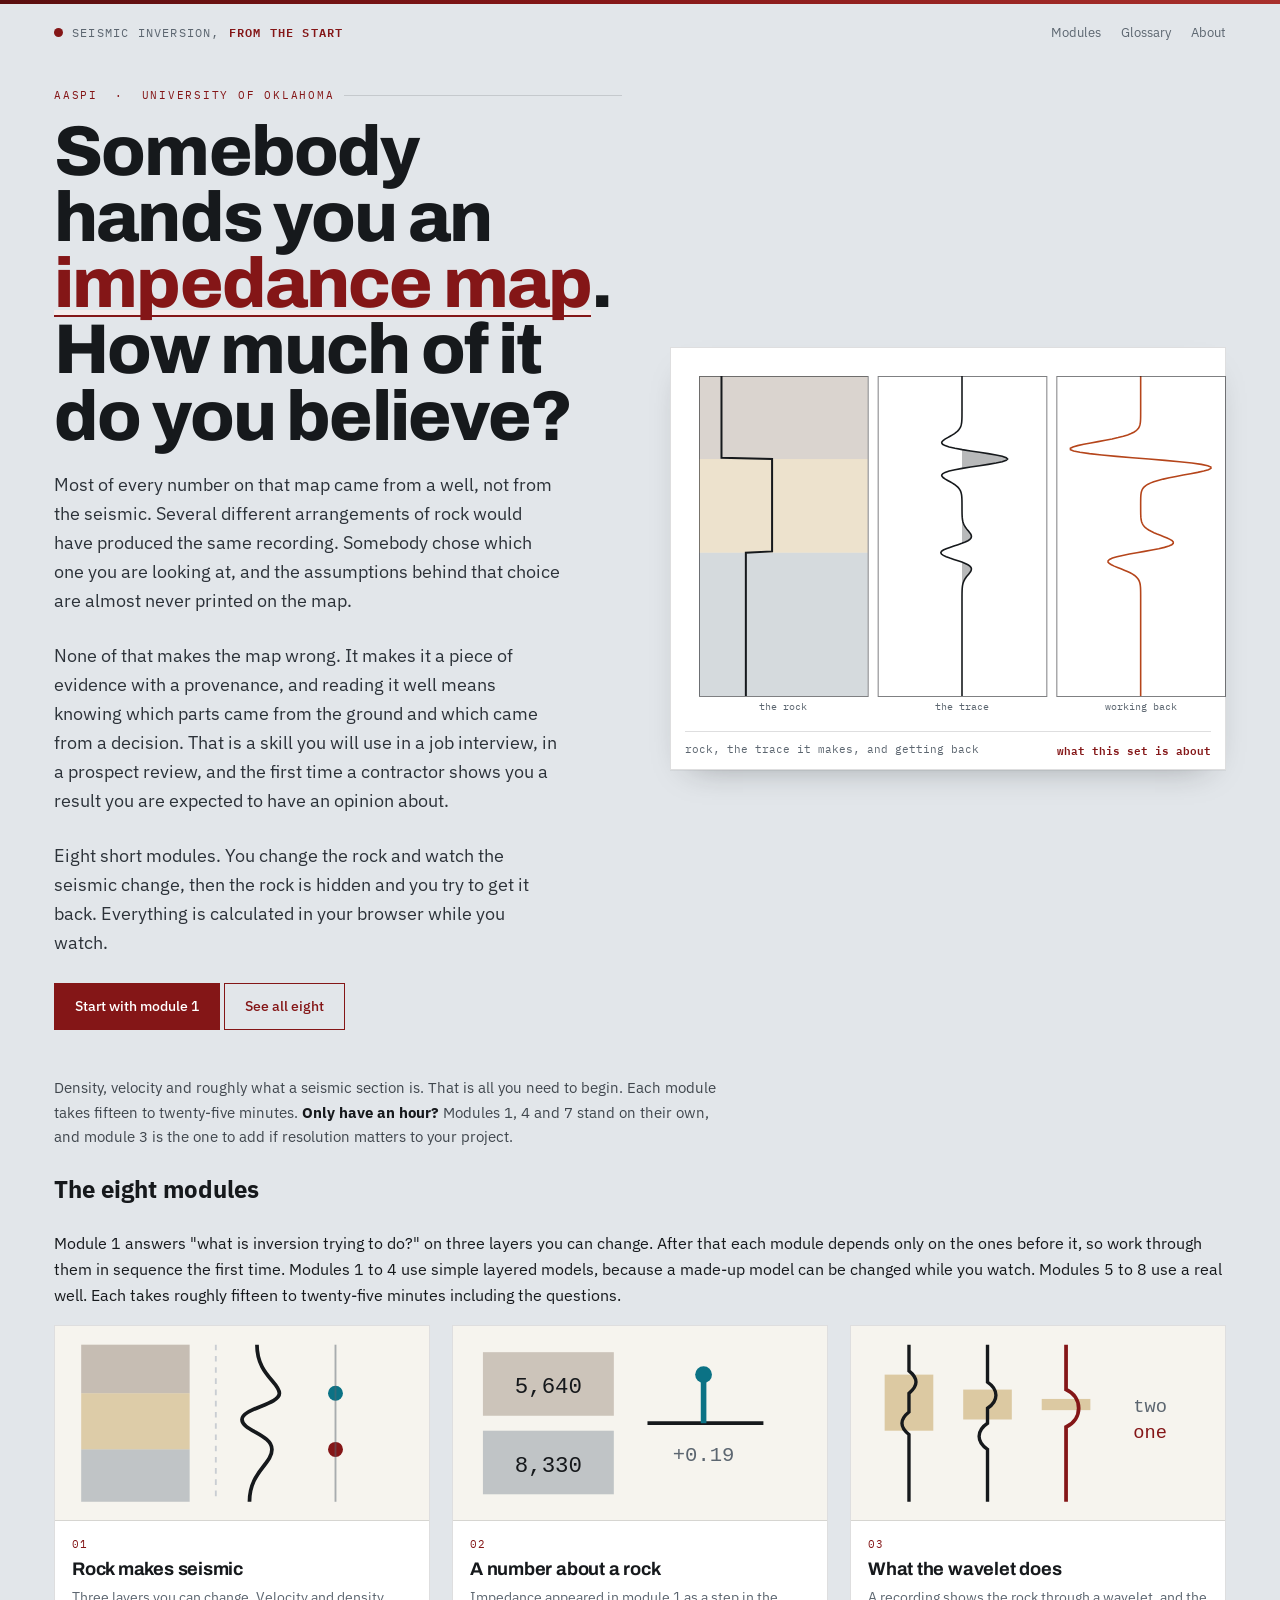
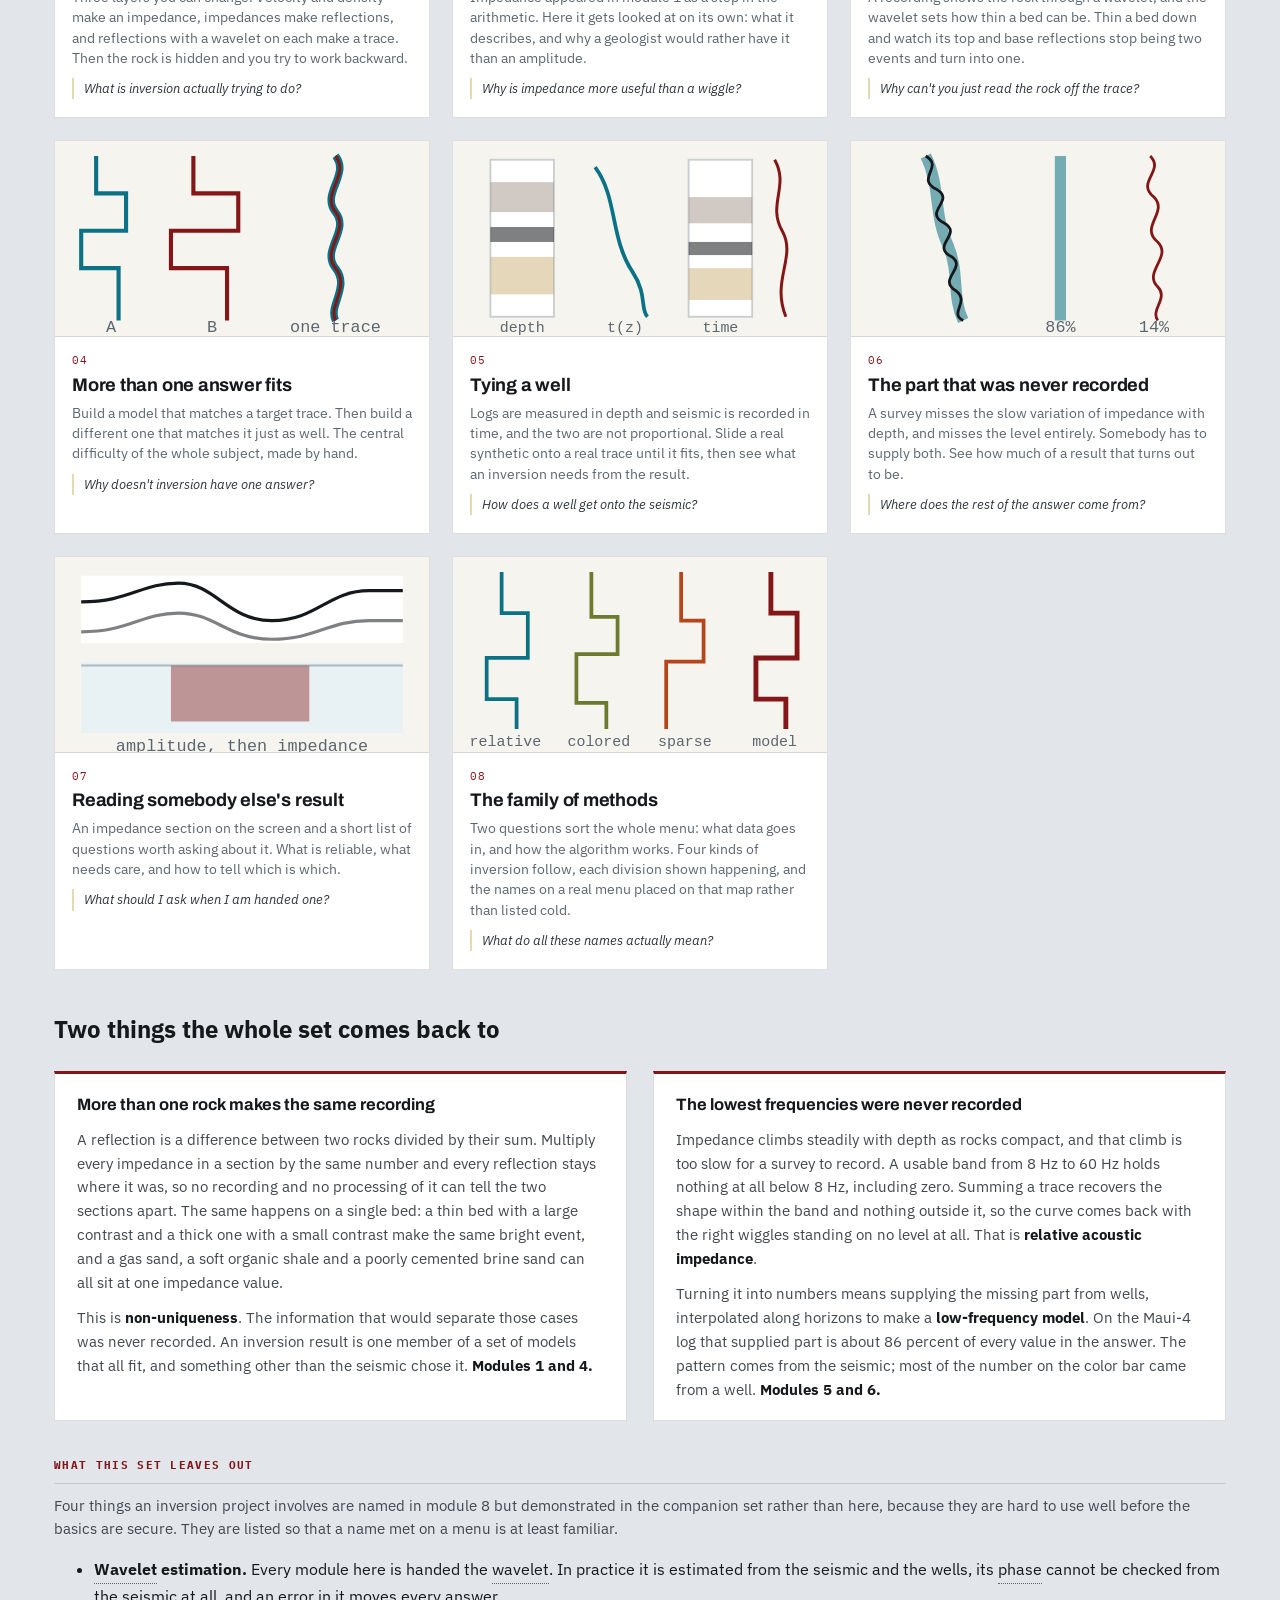
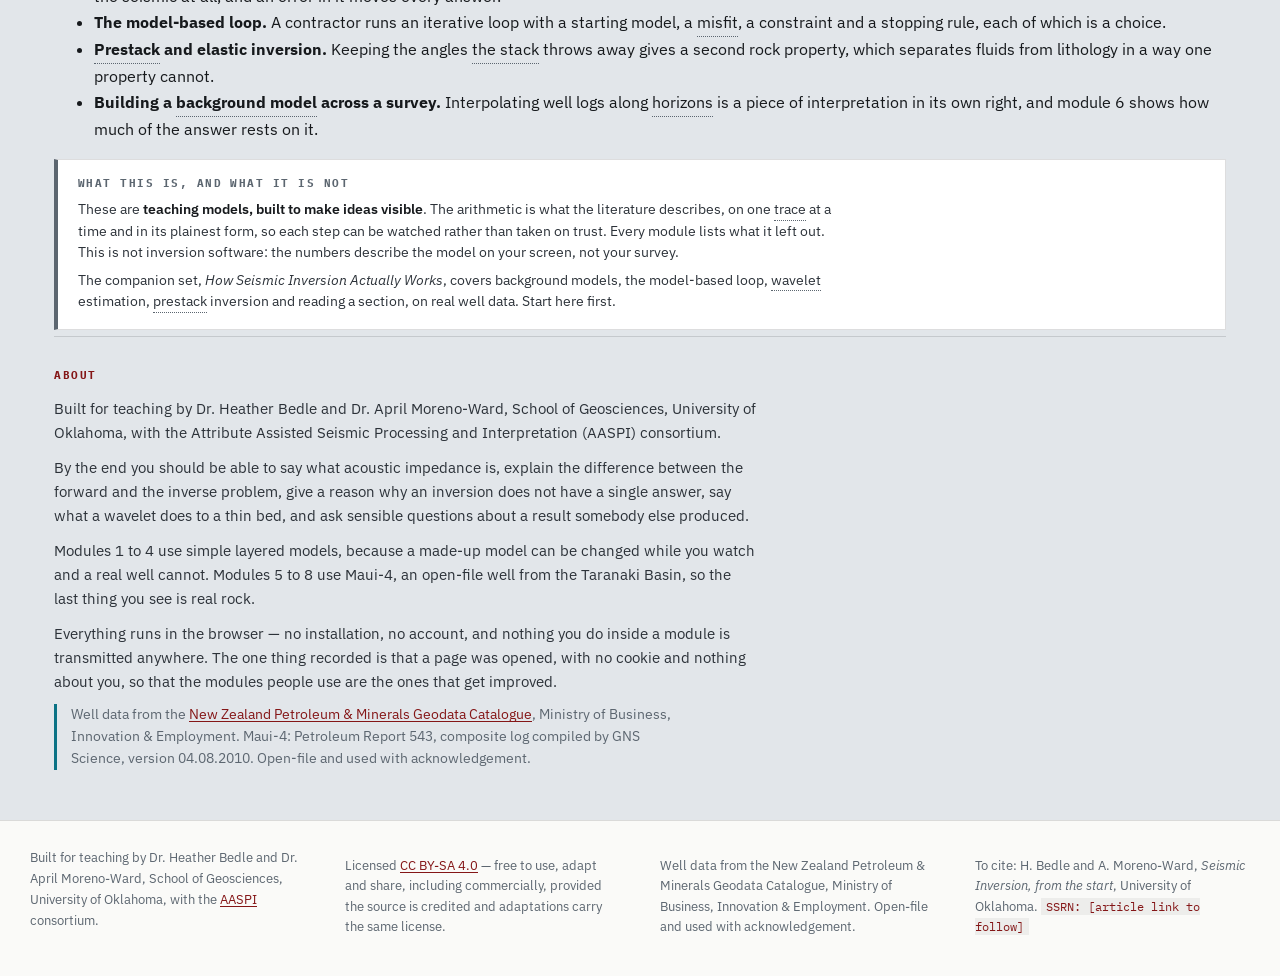
<file: index.html>
<!DOCTYPE html>
<html lang="en">
<head>
<meta charset="utf-8">
<meta name="viewport" content="width=device-width, initial-scale=1">
<title>Seismic Inversion, from the start</title>
<meta name="description" content="Eight short interactive modules on what seismic inversion is, why it does not have a single answer, and what to ask about a result. Built for geology students at the University of Oklahoma.">
<link rel="preconnect" href="https://fonts.googleapis.com">
<link rel="preconnect" href="https://fonts.gstatic.com" crossorigin>
<link href="https://fonts.googleapis.com/css2?family=Archivo:wght@600;700;800&family=IBM+Plex+Mono:wght@400;500&family=IBM+Plex+Sans:wght@400;500;600&display=swap" rel="stylesheet">
<link rel="stylesheet" href="assets/style.css">
</head>
<body>

<div class="wrap">
  <header class="masthead">
    <a class="brand" href="index.html"><span class="dot"></span>Seismic inversion, <b>from the start</b></a>
    <nav>
      <a href="#modules">Modules</a>
      <a href="glossary.html">Glossary</a>
      <a href="#about">About</a>
    </nav>
  </header>

  <section class="hero">
    <div class="hero-grid">
      <div>
        <p class="eyebrow">AASPI &nbsp;·&nbsp; University of Oklahoma</p>
        <h1 class="title">Somebody hands you an <em>impedance map</em>. How much of it do you believe?</h1>
        <p class="lede">Most of every number on that map came from a well, not from the seismic. Several
          different arrangements of rock would have produced the same recording. Somebody chose which one
          you are looking at, and the assumptions behind that choice are almost never printed on the
          map.</p>
        <p class="lede">None of that makes the map wrong. It makes it a piece of evidence with a
          provenance, and reading it well means knowing which parts came from the ground and which came
          from a decision. That is a skill you will use in a job interview, in a prospect review, and the
          first time a contractor shows you a result you are expected to have an opinion about.</p>
        <p class="lede">Eight short modules. You change the rock and watch the seismic change, then the
          rock is hidden and you try to get it back. Everything is calculated in your browser while you
          watch.</p>
        <div class="hero-btns">
          <a class="btn" href="modules/01-rock-makes-seismic.html">Start with module 1</a>
          <a class="btn ghost" href="#modules">See all eight</a>
        </div>
      </div>
      <div class="hero-panel">
        <canvas id="heroCanvas" aria-label="Three rock layers, the seismic trace they produce, and an attempt to recover the rock from the trace"></canvas>
        <div class="hero-cap"><span>rock, the trace it makes, and getting back</span><b>what this set is about</b></div>
      </div>
    </div>
  </section>

  <p class="startline">Density, velocity and roughly what a seismic section is. That is all you need
    to begin. Each module takes fifteen to twenty-five minutes. <b>Only have an hour?</b> Modules 1, 4 and 7
    stand on their own, and module 3 is the one to add if resolution matters to your project.</p>

  <section id="modules">
    <h2 class="sec-head">The eight modules</h2>
    <p class="sec-sub">Module 1 answers "what is inversion trying to do?" on three layers you can
      change. After that each module depends only on the ones before it, so work through them in
      sequence the first time. Modules 1 to 4 use simple layered models, because a made-up model can be
      changed while you watch. Modules 5 to 8 use a real well. Each takes roughly fifteen to
      twenty-five minutes including the questions.</p>

    <div class="card-grid">
      <a class="card" href="modules/01-rock-makes-seismic.html">
        <div class="thumb"><svg viewBox="0 0 200 104" xmlns="http://www.w3.org/2000/svg" aria-hidden="true" preserveAspectRatio="xMidYMid meet"><rect width="200" height="104" fill="#F6F4EE"/><rect x="14" y="10" width="58" height="26" fill="#8C7B6B" opacity=".45"/><rect x="14" y="36" width="58" height="30" fill="#C6A664" opacity=".5"/><rect x="14" y="66" width="58" height="28" fill="#7E8B96" opacity=".45"/><path d="M86,10 L86,94" stroke="#C9CDD2" stroke-width="1" stroke-dasharray="3 3"/><path d="M108,10 C108,26 120,30 120,36 C120,42 100,44 100,50 C100,56 116,58 116,66 C116,74 104,78 104,94" fill="none" stroke="#16191C" stroke-width="2"/><circle cx="150" cy="36" r="4" fill="#0B7285"/><circle cx="150" cy="66" r="4" fill="#841617"/><path d="M150,10 L150,94" stroke="#5C6670" stroke-width="1" opacity=".5"/></svg></div>
        <div class="card-body">
          <div class="card-no">01</div>
          <h3>Rock makes seismic</h3>
          <p>Three layers you can change. Velocity and density make an impedance, impedances make
            reflections, and reflections with a wavelet on each make a trace. Then the rock is hidden and
            you try to work backward.</p>
          <div class="q">What is inversion actually trying to do?</div>
        </div>
      </a>

      <a class="card" href="modules/02-a-number-about-a-rock.html">
        <div class="thumb"><svg viewBox="0 0 200 104" xmlns="http://www.w3.org/2000/svg" aria-hidden="true" preserveAspectRatio="xMidYMid meet"><rect width="200" height="104" fill="#F6F4EE"/><rect x="16" y="14" width="70" height="34" fill="#8C7B6B" opacity=".40"/><rect x="16" y="56" width="70" height="34" fill="#7E8B96" opacity=".45"/><text x="51" y="36" font-family="monospace" font-size="12" fill="#16191C" text-anchor="middle">5,640</text><text x="51" y="78" font-family="monospace" font-size="12" fill="#16191C" text-anchor="middle">8,330</text><path d="M104,52 L166,52" stroke="#16191C" stroke-width="2"/><path d="M134,52 L134,26" stroke="#0B7285" stroke-width="3"/><circle cx="134" cy="26" r="4.5" fill="#0B7285"/><text x="134" y="72" font-family="monospace" font-size="11" fill="#5C6670" text-anchor="middle">+0.19</text></svg></div>
        <div class="card-body">
          <div class="card-no">02</div>
          <h3>A number about a rock</h3>
          <p>Impedance appeared in module 1 as a step in the arithmetic. Here it gets looked at on its
            own: what it describes, and why a geologist would rather have it than an amplitude.</p>
          <div class="q">Why is impedance more useful than a wiggle?</div>
        </div>
      </a>

      <a class="card" href="modules/03-what-the-wavelet-does.html">
        <div class="thumb"><svg viewBox="0 0 200 104" xmlns="http://www.w3.org/2000/svg" aria-hidden="true" preserveAspectRatio="xMidYMid meet"><rect width="200" height="104" fill="#F6F4EE"/><rect x="18" y="26" width="26" height="30" fill="#C6A664" opacity=".55"/><rect x="60" y="34" width="26" height="16" fill="#C6A664" opacity=".55"/><rect x="102" y="39" width="26" height="6" fill="#C6A664" opacity=".55"/><path d="M31,10 L31,24 C36,28 36,32 31,36 L31,46 C26,50 26,54 31,58 L31,94" fill="none" stroke="#16191C" stroke-width="1.8"/><path d="M73,10 L73,30 C79,34 79,40 73,44 L73,52 C67,56 67,62 73,66 L73,94" fill="none" stroke="#16191C" stroke-width="1.8"/><path d="M115,10 L115,34 C124,38 124,50 115,54 L115,94" fill="none" stroke="#841617" stroke-width="2"/><text x="160" y="46" font-family="monospace" font-size="10" fill="#5C6670" text-anchor="middle">two</text><text x="160" y="60" font-family="monospace" font-size="10" fill="#841617" text-anchor="middle">one</text></svg></div>
        <div class="card-body">
          <div class="card-no">03</div>
          <h3>What the wavelet does</h3>
          <p>A recording shows the rock through a wavelet, and the wavelet sets how thin a bed can be. Thin a bed down and
            watch its top and base reflections stop being two events and turn into one.</p>
          <div class="q">Why can't you just read the rock off the trace?</div>
        </div>
      </a>

      <a class="card" href="modules/04-more-than-one-answer.html">
        <div class="thumb"><svg viewBox="0 0 200 104" xmlns="http://www.w3.org/2000/svg" aria-hidden="true" preserveAspectRatio="xMidYMid meet"><rect width="200" height="104" fill="#F6F4EE"/><path d="M22,8 L22,28 L38,28 L38,48 L14,48 L14,68 L34,68 L34,96" fill="none" stroke="#0B7285" stroke-width="2.2"/><path d="M74,8 L74,28 L98,28 L98,48 L62,48 L62,68 L92,68 L92,96" fill="none" stroke="#841617" stroke-width="2.2"/><text x="30" y="102" font-family="monospace" font-size="9" fill="#5C6670" text-anchor="middle">A</text><text x="84" y="102" font-family="monospace" font-size="9" fill="#5C6670" text-anchor="middle">B</text><path d="M150,8 C158,18 142,28 150,38 C158,48 142,58 150,68 C158,78 146,88 150,96" fill="none" stroke="#0B7285" stroke-width="4"/><path d="M150,8 C158,18 142,28 150,38 C158,48 142,58 150,68 C158,78 146,88 150,96" fill="none" stroke="#841617" stroke-width="1.6"/><text x="150" y="102" font-family="monospace" font-size="9" fill="#5C6670" text-anchor="middle">one trace</text></svg></div>
        <div class="card-body">
          <div class="card-no">04</div>
          <h3>More than one answer fits</h3>
          <p>Build a model that matches a target trace. Then build a different one that matches it just
            as well. The central difficulty of the whole subject, made by hand.</p>
          <div class="q">Why doesn't inversion have one answer?</div>
        </div>
      </a>

      <a class="card" href="modules/05-tying-a-well.html">
        <div class="thumb"><svg viewBox="0 0 200 104" xmlns="http://www.w3.org/2000/svg" aria-hidden="true" preserveAspectRatio="xMidYMid meet"><rect width="200" height="104" fill="#F6F4EE"/><rect x="20" y="10" width="34" height="84" fill="#ffffff" stroke="#C9CDD2"/><rect x="20" y="22" width="34" height="16" fill="#8C7B6B" opacity=".40"/><rect x="20" y="46" width="34" height="8" fill="#16191C" opacity=".55"/><rect x="20" y="62" width="34" height="20" fill="#C6A664" opacity=".45"/><text x="37" y="102" font-family="monospace" font-size="8" fill="#5C6670" text-anchor="middle">depth</text><path d="M76,14 C88,30 84,52 96,70 C104,82 100,90 104,94" fill="none" stroke="#0B7285" stroke-width="2"/><text x="92" y="102" font-family="monospace" font-size="8" fill="#5C6670" text-anchor="middle">t(z)</text><rect x="126" y="10" width="34" height="84" fill="#ffffff" stroke="#C9CDD2"/><rect x="126" y="30" width="34" height="14" fill="#8C7B6B" opacity=".40"/><rect x="126" y="54" width="34" height="7" fill="#16191C" opacity=".55"/><rect x="126" y="68" width="34" height="17" fill="#C6A664" opacity=".45"/><text x="143" y="102" font-family="monospace" font-size="8" fill="#5C6670" text-anchor="middle">time</text><path d="M172,10 C180,24 168,34 176,48 C184,62 170,74 178,94" fill="none" stroke="#841617" stroke-width="1.6"/></svg></div>
        <div class="card-body">
          <div class="card-no">05</div>
          <h3>Tying a well</h3>
          <p>Logs are measured in depth and seismic is recorded in time, and the two are not
            proportional. Slide a real synthetic onto a real trace until it fits, then see what an
            inversion needs from the result.</p>
          <div class="q">How does a well get onto the seismic?</div>
        </div>
      </a>

      <a class="card" href="modules/06-never-recorded.html">
        <div class="thumb"><svg viewBox="0 0 200 104" xmlns="http://www.w3.org/2000/svg" aria-hidden="true" preserveAspectRatio="xMidYMid meet"><rect width="200" height="104" fill="#F6F4EE"/><path d="M40,8 C48,24 44,40 52,56 C58,70 54,84 60,96" fill="none" stroke="#0B7285" stroke-width="6" opacity=".55"/><path d="M40,8 C50,14 34,20 46,26 C56,32 38,38 50,44 C60,50 42,56 54,62 C62,68 46,74 56,80 C64,86 52,92 60,96" fill="none" stroke="#16191C" stroke-width="1.5"/><path d="M112,8 L112,96" stroke="#0B7285" stroke-width="6" opacity=".55"/><text x="112" y="102" font-family="monospace" font-size="9" fill="#5C6670" text-anchor="middle">86%</text><path d="M160,8 C168,16 152,22 162,30 C170,38 154,46 164,54 C172,62 156,70 164,78 C170,84 160,90 164,96" fill="none" stroke="#841617" stroke-width="1.5"/><text x="162" y="102" font-family="monospace" font-size="9" fill="#5C6670" text-anchor="middle">14%</text></svg></div>
        <div class="card-body">
          <div class="card-no">06</div>
          <h3>The part that was never recorded</h3>
          <p>A survey misses the slow variation of impedance with depth, and misses the level entirely.
            Somebody has to supply both. See how much of a result that turns out to be.</p>
          <div class="q">Where does the rest of the answer come from?</div>
        </div>
      </a>

      <a class="card" href="modules/07-reading-a-result.html">
        <div class="thumb"><svg viewBox="0 0 200 104" xmlns="http://www.w3.org/2000/svg" aria-hidden="true" preserveAspectRatio="xMidYMid meet"><rect width="200" height="104" fill="#F6F4EE"/><rect x="14" y="10" width="172" height="36" fill="#ffffff"/><path d="M14,24 C40,24 46,14 66,14 C86,14 92,34 116,34 C140,34 146,18 168,18 L186,18" fill="none" stroke="#16191C" stroke-width="1.7"/><path d="M14,40 C40,40 46,30 66,30 C86,30 92,44 116,44 C140,44 146,34 168,34 L186,34" fill="none" stroke="#16191C" stroke-width="1.7" opacity=".55"/><rect x="14" y="56" width="172" height="38" fill="#E8F1F3"/><path d="M62,58 h74 v30 h-74 z" fill="#841617" opacity=".42"/><path d="M14,58 L186,58" stroke="#5C6670" stroke-width="1" opacity=".4"/><text x="100" y="104" font-family="monospace" font-size="9" fill="#5C6670" text-anchor="middle">amplitude, then impedance</text></svg></div>
        <div class="card-body">
          <div class="card-no">07</div>
          <h3>Reading somebody else's result</h3>
          <p>An impedance section on the screen and a short list of questions worth asking about it.
            What is reliable, what needs care, and how to tell which is which.</p>
          <div class="q">What should I ask when I am handed one?</div>
        </div>
      </a>

      <a class="card" href="modules/08-the-family-of-methods.html">
        <div class="thumb"><svg viewBox="0 0 200 104" xmlns="http://www.w3.org/2000/svg" aria-hidden="true" preserveAspectRatio="xMidYMid meet"><rect width="200" height="104" fill="#F6F4EE"/><path d="M26,8 L26,30 L40,30 L40,54 L18,54 L18,76 L34,76 L34,92" fill="none" stroke="#0B7285" stroke-width="2"/><path d="M74,8 L74,32 L88,32 L88,52 L66,52 L66,78 L82,78 L82,92" fill="none" stroke="#6B7A2E" stroke-width="2"/><path d="M122,8 L122,34 L134,34 L134,56 L114,56 L114,92" fill="none" stroke="#B5451B" stroke-width="2"/><path d="M170,8 L170,30 L184,30 L184,54 L162,54 L162,76 L178,76 L178,92" fill="none" stroke="#841617" stroke-width="2.6"/><text x="28" y="101" font-family="monospace" font-size="8" fill="#5C6670" text-anchor="middle">relative</text><text x="78" y="101" font-family="monospace" font-size="8" fill="#5C6670" text-anchor="middle">colored</text><text x="124" y="101" font-family="monospace" font-size="8" fill="#5C6670" text-anchor="middle">sparse</text><text x="172" y="101" font-family="monospace" font-size="8" fill="#5C6670" text-anchor="middle">model</text></svg></div>
        <div class="card-body">
          <div class="card-no">08</div>
          <h3>The family of methods</h3>
          <p>Two questions sort the whole menu: what data goes in, and how the algorithm
            works. Four kinds of inversion follow, each division shown happening, and the names on a
            real menu placed on that map rather than listed cold.</p>
          <div class="q">What do all these names actually mean?</div>
        </div>
      </a>
    </div>
  </section>

  <section class="twothings">
    <h2 class="sec-head">Two things the whole set comes back to</h2>

    <div class="twogrid">
      <div>
        <h4>More than one rock makes the same recording</h4>
        <p>A reflection is a difference between two rocks divided by their sum. Multiply every impedance
          in a section by the same number and every reflection stays where it was, so no recording and no
          processing of it can tell the two sections apart. The same happens on a single bed: a thin bed
          with a large contrast and a thick one with a small contrast make the same bright event, and a
          gas sand, a soft organic shale and a poorly cemented brine sand can all sit at one impedance
          value.</p>
        <p>This is <b>non-uniqueness</b>. The information that would separate those cases was never
          recorded. An inversion result is one member of a set of models that all fit, and something
          other than the seismic chose it. <b>Modules 1 and 4.</b></p>
      </div>

      <div>
        <h4>The lowest frequencies were never recorded</h4>
        <p>Impedance climbs steadily with depth as rocks compact, and that climb is too slow for a survey
          to record. A usable band from 8 Hz to 60 Hz holds nothing at all below 8 Hz, including zero.
          Summing a trace recovers the shape within the band and nothing outside it, so the curve comes
          back with the right wiggles standing on no level at all. That is <b>relative acoustic
          impedance</b>.</p>
        <p>Turning it into numbers means supplying the missing part from wells, interpolated along
          horizons to make a <b>low-frequency model</b>. On the Maui-4 log that supplied part is about 86
          percent of every value in the answer. The pattern comes from the seismic; most of the number on
          the color bar came from a well. <b>Modules 5 and 6.</b></p>
      </div>
    </div>
  </section>

  <section class="leftout" id="leftout">
    <h4>What this set leaves out</h4>
    <p>Four things an inversion project involves are named in module 8 but demonstrated in the companion
      set rather than here, because they are hard to use well before the basics are secure. They are
      listed so that a name met on a menu is at least familiar.</p>
    <ul class="leftout-list">
      <li><b>Wavelet estimation.</b> Every module here is handed the wavelet. In practice it is estimated
        from the seismic and the wells, its phase cannot be checked from the seismic at all, and an error
        in it moves every answer.</li>
      <li><b>The model-based loop.</b> A contractor runs an iterative loop with a starting model, a
        misfit, a constraint and a stopping rule, each of which is a choice.</li>
      <li><b>Prestack and elastic inversion.</b> Keeping the angles the stack throws away gives a second
        rock property, which separates fluids from lithology in a way one property cannot.</li>
      <li><b>Building a background model across a survey.</b> Interpolating well logs along horizons is a
        piece of interpretation in its own right, and module 6 shows how much of the answer rests on it.</li>
    </ul>
  </section>

  <section class="disclaimer">
    <h4>What this is, and what it is not</h4>
    <p>These are <b>teaching models, built to make ideas visible</b>. The arithmetic is what the
      literature describes, on one trace at a time and in its plainest form, so each step can be watched
      rather than taken on trust. Every module lists what it left out. This is not inversion software:
      the numbers describe the model on your screen, not your survey.</p>
    <p>The companion set, <i>How Seismic Inversion Actually Works</i>, covers background models, the
      model-based loop, wavelet estimation, prestack inversion and reading a section, on real well data.
      Start here first.</p>
  </section>

  <section id="about" class="about">
    <div class="about-copy">
      <h2>About</h2>
      <p>Built for teaching by Dr. Heather Bedle and Dr. April Moreno-Ward, School of Geosciences,
        University of Oklahoma, with the Attribute Assisted Seismic Processing and Interpretation
        (AASPI) consortium.</p>
      <p>By the end you should be able to say what acoustic impedance is, explain the difference between
        the forward and the inverse problem, give a reason why an inversion does not have a single
        answer, say what a wavelet does to a thin bed, and ask sensible questions about a result somebody
        else produced.</p>
      <p>Modules 1 to 4 use simple layered models, because a made-up model can be changed while you watch
        and a real well cannot. Modules 5 to 8 use Maui-4, an open-file well from the Taranaki Basin, so
        the last thing you see is real rock.</p>
      <p>Everything runs in the browser — no installation, no account, and nothing you do inside a module
        is transmitted anywhere. The one thing recorded is that a page was opened, with no cookie and
        nothing about you, so that the modules people use are the ones that get improved.</p>
      <p class="datacite">Well data from the <a href="https://www.nzpam.govt.nz/maps-geoscience/geodata-catalogue">New
        Zealand Petroleum &amp; Minerals Geodata Catalogue</a>, Ministry of Business, Innovation &amp;
        Employment. Maui-4: Petroleum Report 543, composite log compiled by GNS Science, version
        04.08.2010. Open-file and used with acknowledgement.</p>
    </div>
  </section>

  <footer>
    <div class="foot-grid">
      <p>Built for teaching by Dr. Heather Bedle and Dr. April Moreno-Ward, School of Geosciences,
        University of Oklahoma, with the <a href="https://www.ou.edu/mcee/labs/aaspi">AASPI</a>
        consortium.</p>
      <p class="lic">Licensed <a href="https://creativecommons.org/licenses/by-sa/4.0/">CC BY-SA 4.0</a>
        — free to use, adapt and share, including commercially, provided the source is credited and
        adaptations carry the same license.</p>
      <p class="lic">Well data from the New Zealand Petroleum &amp; Minerals Geodata Catalogue, Ministry
        of Business, Innovation &amp; Employment. Open-file and used with acknowledgement.</p>
      <p class="lic">To cite: H. Bedle and A. Moreno-Ward, <i>Seismic Inversion, from the start</i>,
        University of Oklahoma. <span class="k">SSRN: [article link to follow]</span></p>
    </div>
  </footer>
</div>

<script src="assets/count.js"></script>
<script src="assets/glossary.js"></script>
<script src="assets/seismic.js"></script>
<script src="assets/physics.js"></script>
<script src="assets/panels.js"></script>
<script>
(function () {
  'use strict';
  // The hero is the whole set in one picture: rock, the trace it makes, and an
  // attempt to get the rock back from the trace. All three are computed.
  function draw() {
    const c = document.getElementById('heroCanvas');
    if (!c || !c.parentElement || typeof SEIS === 'undefined' || typeof PHYS === 'undefined') return;
    const w = c.parentElement.clientWidth;
    // kept short on purpose: the hero introduces the set, it is not a module
    // the hero sits in a column now, so it can be taller than it was wide
    const h = Math.max(230, Math.min(360, Math.round(w * 0.72)));
    const ctx = SEIS.fitCanvas(c, w, h);
    ctx.clearRect(0, 0, w, h);

    const DT = 0.001, NT = 240, T0 = 0, B1 = 0.062, B2 = 0.132;
    const layers = [
      { t0: T0, t1: B1, vp: 2000, density: 2.10 },
      { t0: B1, t1: B2, vp: 3000, density: 2.30 },
      { t0: B2, t1: 999, vp: 2500, density: 2.20 },
    ];
    const out = PHYS.syntheticTrace(layers, { t0: T0, dt: DT, n: NT, frequency: 32 });
    const zSeries = PHYS.impedanceSeries(layers, T0, DT, NT);
    const back = PHYS.runningSum(out.trace, { normalize: true });

    const pad = 14, gap = 10, top = 14;
    const cw = (w - 2 * pad - 2 * gap) / 3;
    const ph = h - top - 26;
    const yAt = (i, r) => r.y + (i / (NT - 1)) * r.h;
    const rect = (k) => ({ x: pad + k * (cw + gap), y: top, w: cw, h: ph });
    const COL = ['#8C7B6B', '#C6A664', '#7E8B96'];

    // 1: the rock
    const r0 = rect(0);
    [[T0, B1], [B1, B2], [B2, T0 + (NT - 1) * DT]].forEach((b, k) => {
      const y0 = r0.y + ((b[0] - T0) / ((NT - 1) * DT)) * r0.h;
      const y1 = r0.y + ((b[1] - T0) / ((NT - 1) * DT)) * r0.h;
      ctx.fillStyle = COL[k]; ctx.globalAlpha = 0.32;
      ctx.fillRect(r0.x, y0, r0.w, y1 - y0); ctx.globalAlpha = 1;
    });
    ctx.strokeStyle = '#16191C'; ctx.lineWidth = 2; ctx.beginPath();
    for (let i = 0; i < NT; i++) {
      const f = (zSeries[i] - 3000) / 9000;
      const x = r0.x + Math.max(0, Math.min(1, f)) * r0.w;
      i ? ctx.lineTo(x, yAt(i, r0)) : ctx.moveTo(x, yAt(i, r0));
    }
    ctx.stroke();
    SEIS.frame(ctx, r0);

    // 2 and 3: the trace, and the running sum of it
    const wig = (r, tr, color, fill, rng) => {
      const xm = r.x + r.w * (0 - rng[0]) / (rng[1] - rng[0]);
      const xOf = (v) => r.x + r.w * (Math.max(rng[0], Math.min(rng[1], v)) - rng[0]) / (rng[1] - rng[0]);
      ctx.save(); ctx.beginPath(); ctx.rect(r.x, r.y, r.w, r.h); ctx.clip();
      if (fill) {
        ctx.fillStyle = fill; ctx.beginPath(); ctx.moveTo(xm, yAt(0, r));
        for (let i = 0; i < NT; i++) ctx.lineTo(Math.max(xm, xOf(tr[i])), yAt(i, r));
        ctx.lineTo(xm, yAt(NT - 1, r)); ctx.closePath(); ctx.fill();
      }
      ctx.strokeStyle = color; ctx.lineWidth = 1.6; ctx.beginPath();
      for (let i = 0; i < NT; i++) {
        const x = xOf(tr[i]), y = yAt(i, r);
        i ? ctx.lineTo(x, y) : ctx.moveTo(x, y);
      }
      ctx.stroke(); ctx.restore(); SEIS.frame(ctx, r);
    };
    wig(rect(1), out.trace, '#16191C', 'rgba(22,25,28,.30)', [-0.45, 0.45]);
    wig(rect(2), back, '#B5451B', null, [-1.2, 1.2]);

    ctx.save();
    ctx.font = '10px "IBM Plex Mono", monospace';
    ctx.fillStyle = '#5C6670'; ctx.textAlign = 'center'; ctx.textBaseline = 'top';
    ['the rock', 'the trace', 'working back'].forEach((t, k) => {
      const r = rect(k);
      ctx.fillText(t, r.x + r.w / 2, r.y + r.h + 6);
    });
    ctx.restore();
  }
  draw();
  let rt;
  window.addEventListener('resize', () => { clearTimeout(rt); rt = setTimeout(draw, 140); });
  if (document.fonts && document.fonts.ready) document.fonts.ready.then(draw);
})();
</script>
</body>
</html>
</file>
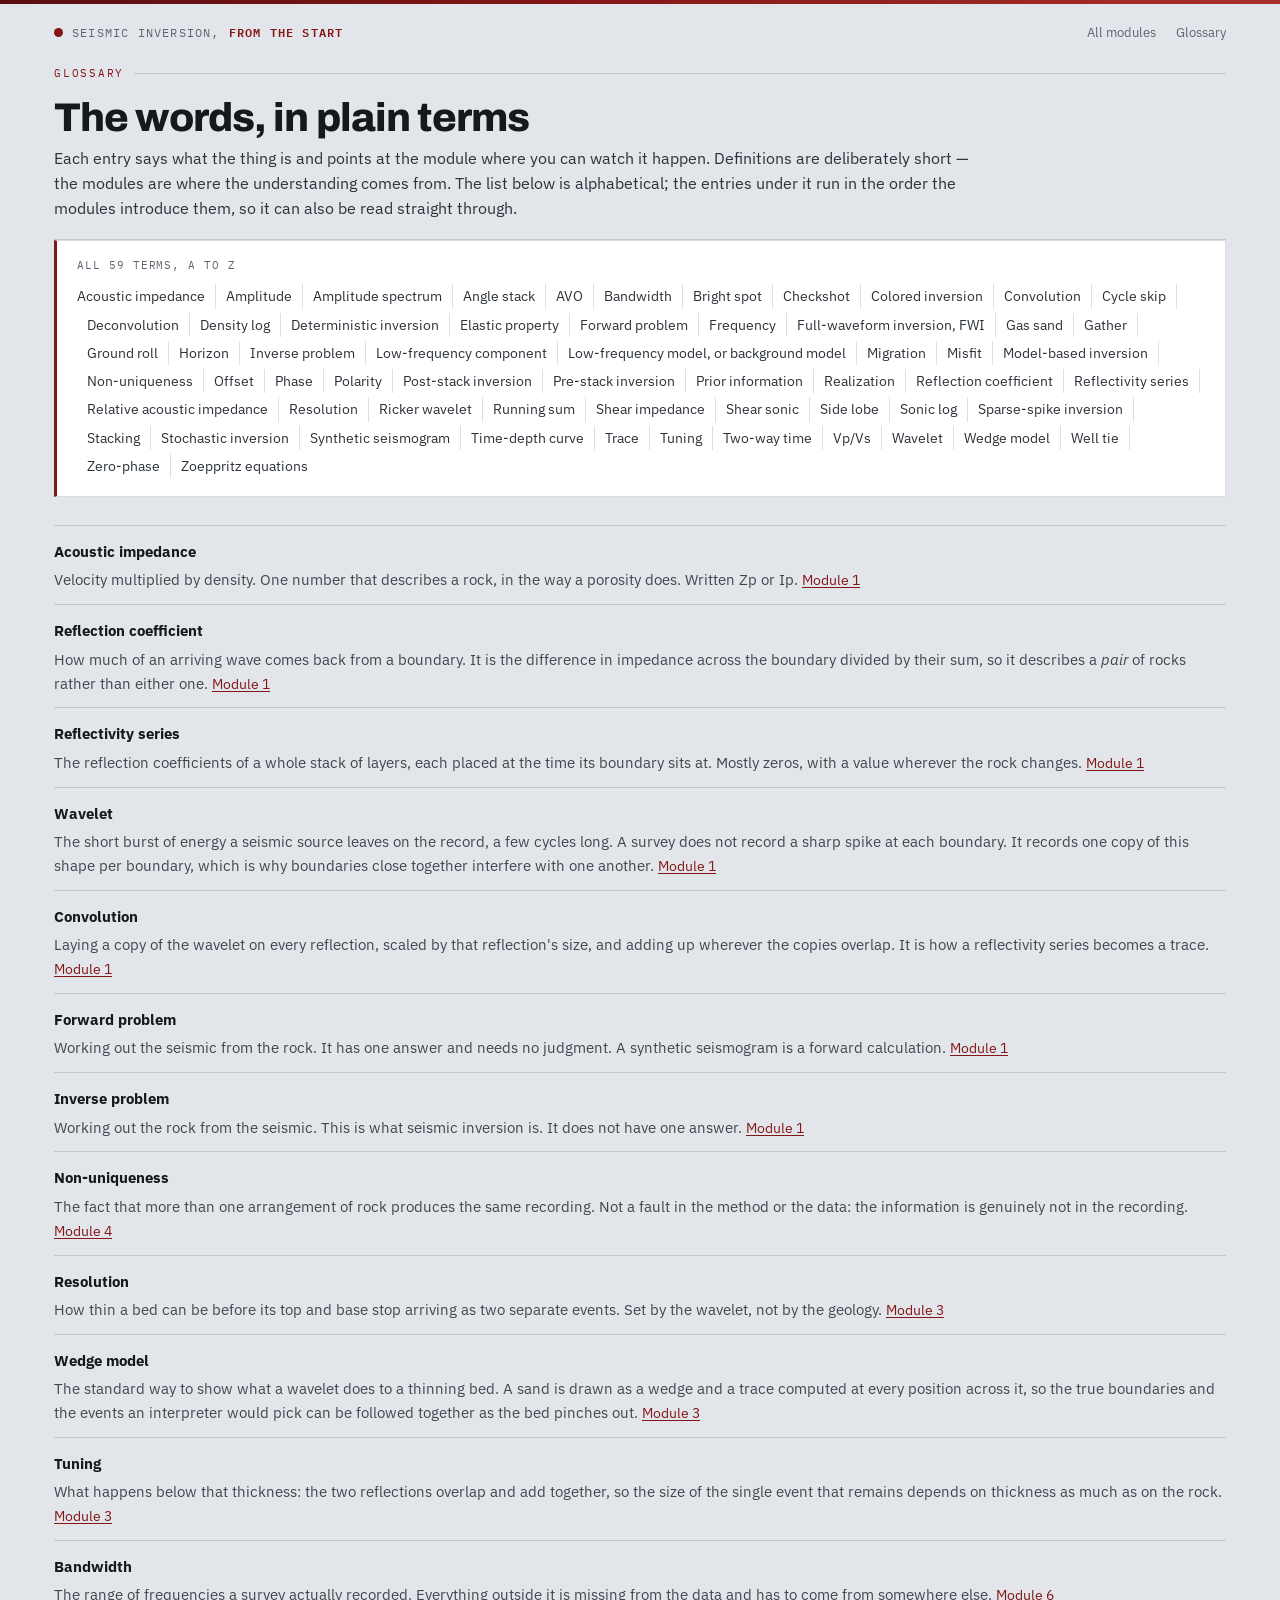
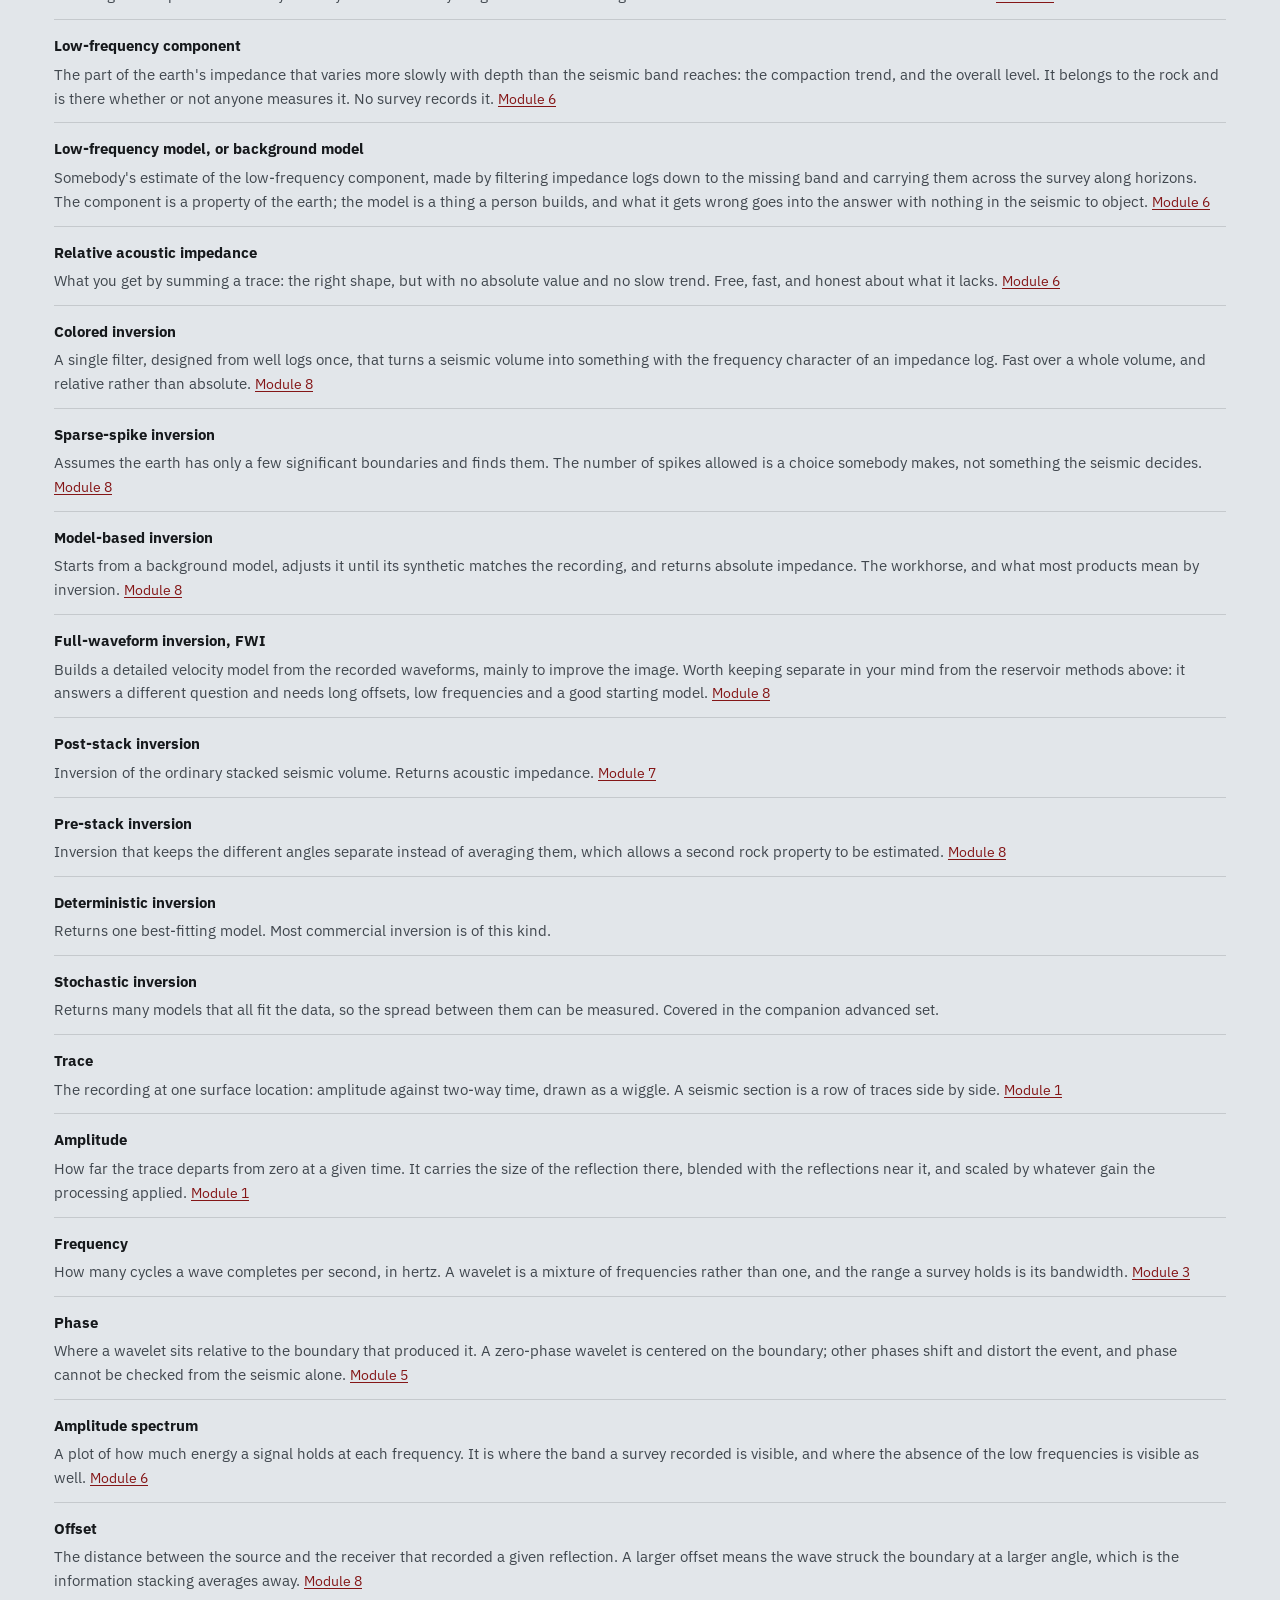
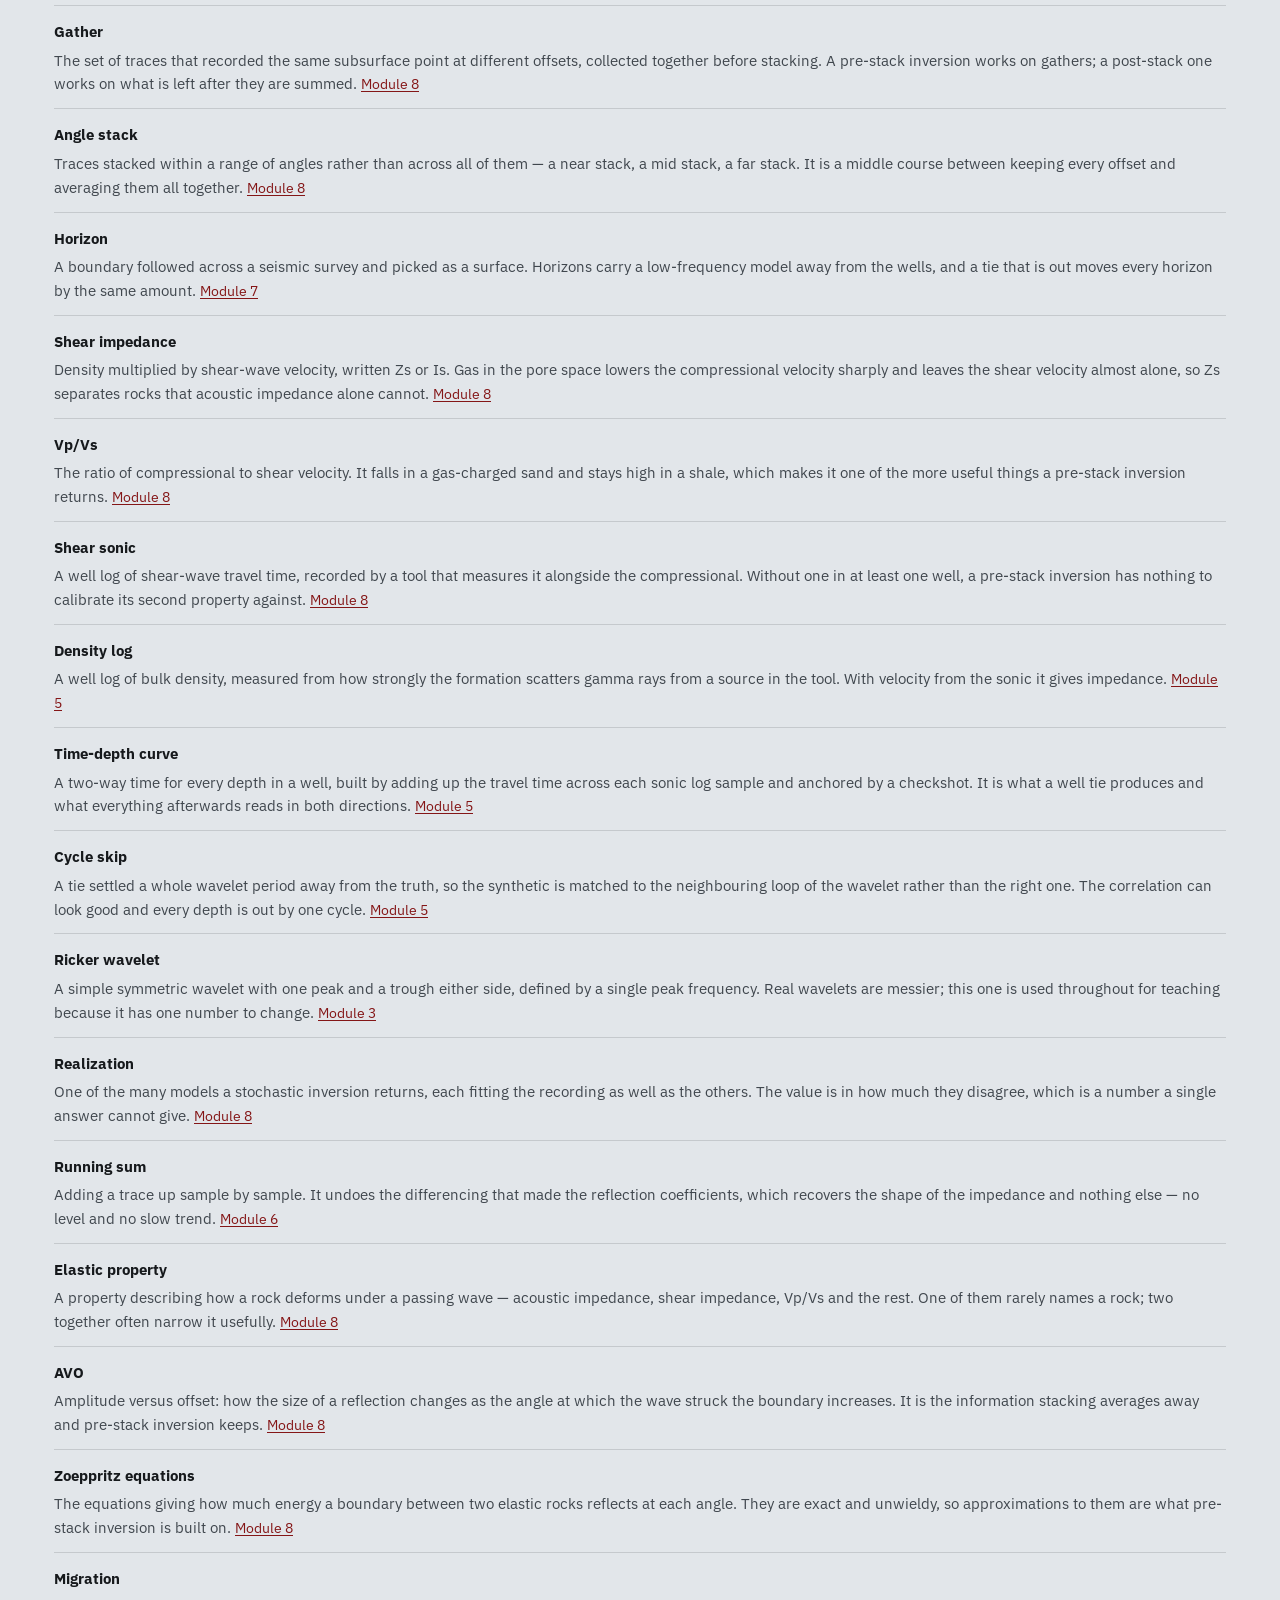
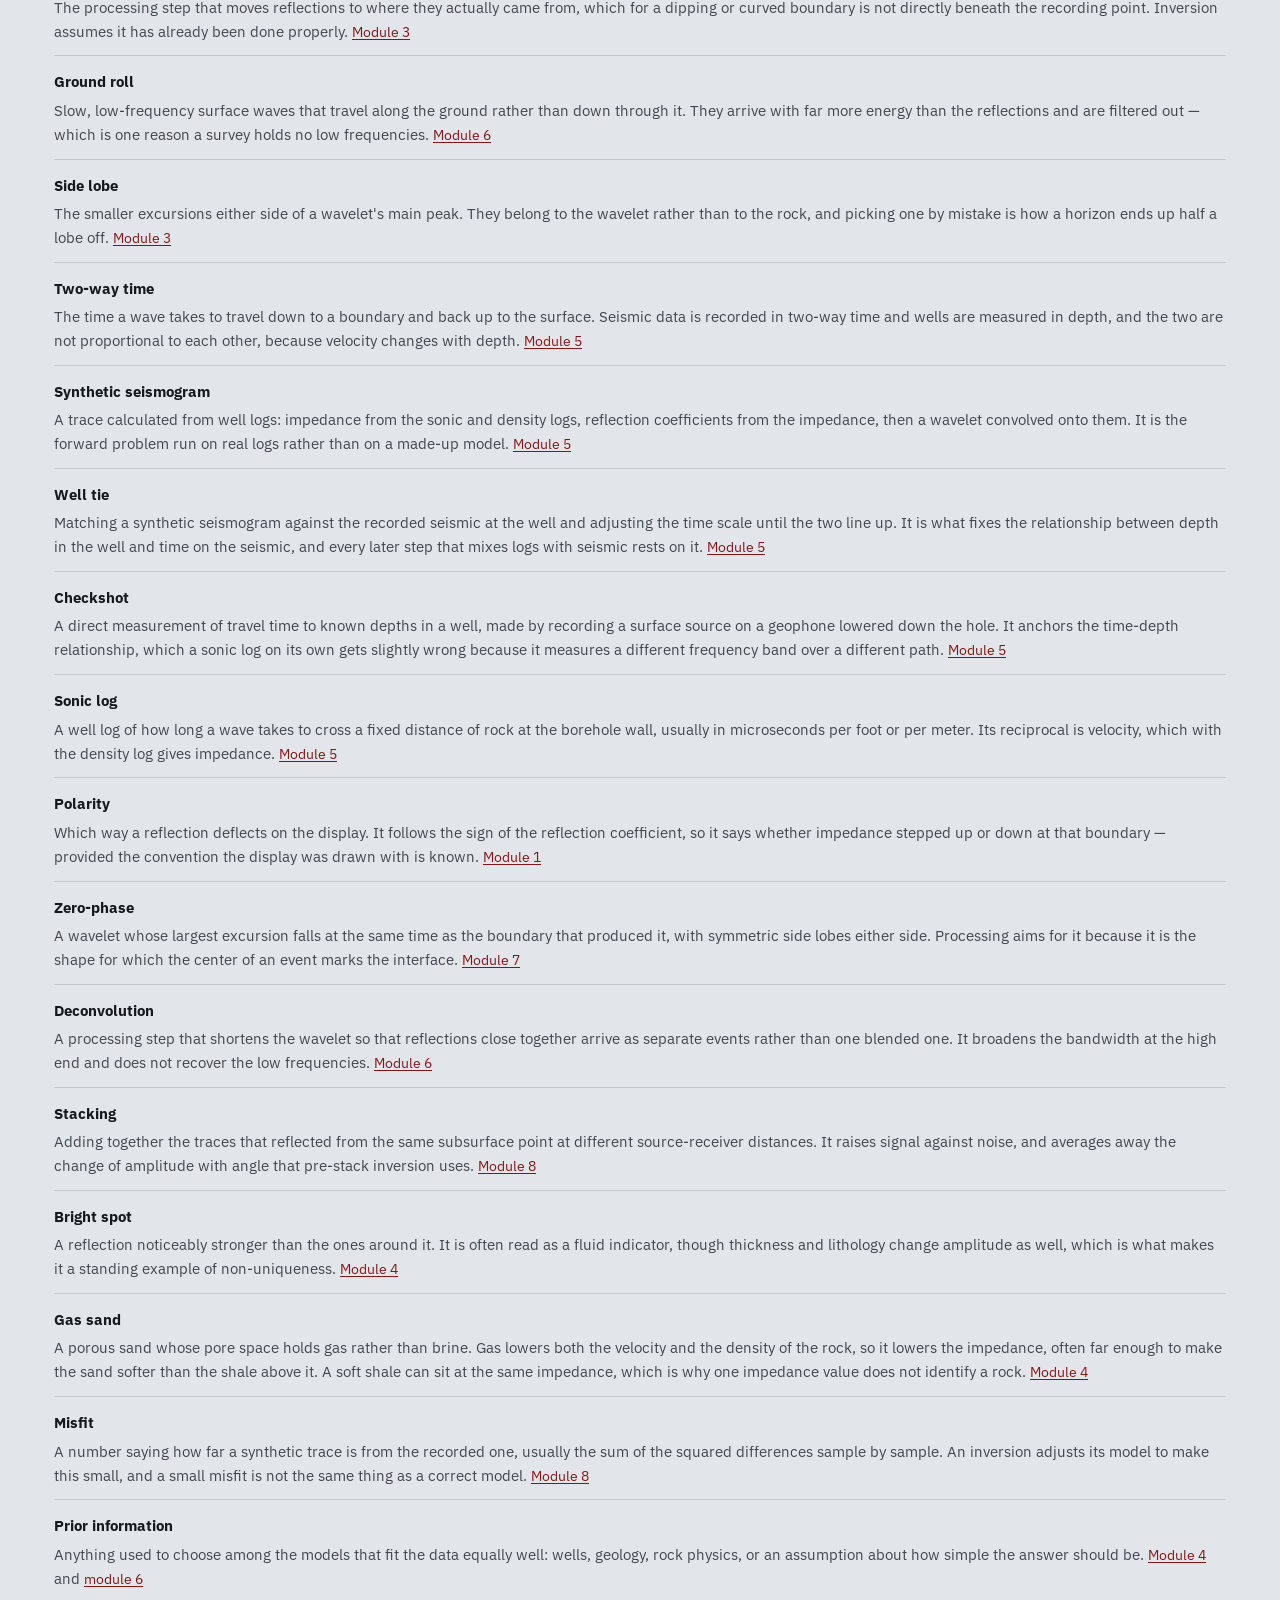
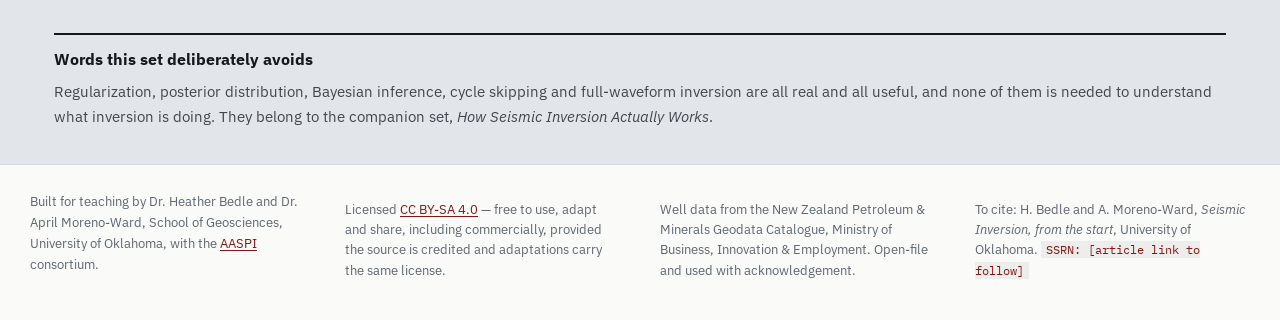
<file: glossary.html>
<!DOCTYPE html>
<html lang="en">
<head>
<meta charset="utf-8">
<meta name="viewport" content="width=device-width, initial-scale=1">
<title>Glossary | Seismic Inversion, from the start</title>
<meta name="description" content="Plain definitions of the words used across the eight modules, each linked back to the module where you can watch the idea happen.">
<link rel="preconnect" href="https://fonts.googleapis.com">
<link rel="preconnect" href="https://fonts.gstatic.com" crossorigin>
<link href="https://fonts.googleapis.com/css2?family=Archivo:wght@600;700;800&family=IBM+Plex+Mono:wght@400;500&family=IBM+Plex+Sans:wght@400;500;600&display=swap" rel="stylesheet">
<link rel="stylesheet" href="assets/style.css">
</head>
<body data-no-glossary>
<div class="wrap">
  <header class="masthead">
    <a class="brand" href="index.html"><span class="dot"></span>Seismic inversion, <b>from the start</b></a>
    <nav><a href="index.html">All modules</a><a href="glossary.html">Glossary</a></nav>
  </header>

  <div class="mod-head">
    <p class="eyebrow">Glossary</p>
    <h1>The words, in plain terms</h1>
    <p class="sub">Each entry says what the thing is and points at the module where you can watch it
      happen. Definitions are deliberately short — the modules are where the understanding comes from.
      The list below is alphabetical; the entries under it run in the order the modules introduce them,
      so it can also be read straight through.</p>
  </div>

  <nav class="gloss-index" aria-label="All terms, alphabetically">
    <p class="idx-head">All 59 terms, A to Z</p>
    <div class="idx-links">
      <a href="#g-acoustic-impedance">Acoustic impedance</a>
      <a href="#g-amplitude">Amplitude</a>
      <a href="#g-amplitude-spectrum">Amplitude spectrum</a>
      <a href="#g-angle-stack">Angle stack</a>
      <a href="#g-avo">AVO</a>
      <a href="#g-bandwidth">Bandwidth</a>
      <a href="#g-bright-spot">Bright spot</a>
      <a href="#g-checkshot">Checkshot</a>
      <a href="#g-colored-inversion">Colored inversion</a>
      <a href="#g-convolution">Convolution</a>
      <a href="#g-cycle-skip">Cycle skip</a>
      <a href="#g-deconvolution">Deconvolution</a>
      <a href="#g-density-log">Density log</a>
      <a href="#g-deterministic-inversion">Deterministic inversion</a>
      <a href="#g-elastic-property">Elastic property</a>
      <a href="#g-forward-problem">Forward problem</a>
      <a href="#g-frequency">Frequency</a>
      <a href="#g-full-waveform-inversion">Full-waveform inversion, FWI</a>
      <a href="#g-gas-sand">Gas sand</a>
      <a href="#g-gather">Gather</a>
      <a href="#g-ground-roll">Ground roll</a>
      <a href="#g-horizon">Horizon</a>
      <a href="#g-inverse-problem">Inverse problem</a>
      <a href="#g-low-frequency-component">Low-frequency component</a>
      <a href="#g-low-frequency-model">Low-frequency model, or background model</a>
      <a href="#g-migration">Migration</a>
      <a href="#g-misfit">Misfit</a>
      <a href="#g-model-based-inversion">Model-based inversion</a>
      <a href="#g-non-uniqueness">Non-uniqueness</a>
      <a href="#g-offset">Offset</a>
      <a href="#g-phase">Phase</a>
      <a href="#g-polarity">Polarity</a>
      <a href="#g-post-stack-inversion">Post-stack inversion</a>
      <a href="#g-pre-stack-inversion">Pre-stack inversion</a>
      <a href="#g-prior-information">Prior information</a>
      <a href="#g-realization">Realization</a>
      <a href="#g-reflection-coefficient">Reflection coefficient</a>
      <a href="#g-reflectivity-series">Reflectivity series</a>
      <a href="#g-relative-acoustic-impedance">Relative acoustic impedance</a>
      <a href="#g-resolution">Resolution</a>
      <a href="#g-ricker-wavelet">Ricker wavelet</a>
      <a href="#g-running-sum">Running sum</a>
      <a href="#g-shear-impedance">Shear impedance</a>
      <a href="#g-shear-sonic">Shear sonic</a>
      <a href="#g-side-lobe">Side lobe</a>
      <a href="#g-sonic-log">Sonic log</a>
      <a href="#g-sparse-spike-inversion">Sparse-spike inversion</a>
      <a href="#g-stacking">Stacking</a>
      <a href="#g-stochastic-inversion">Stochastic inversion</a>
      <a href="#g-synthetic-seismogram">Synthetic seismogram</a>
      <a href="#g-time-depth-curve">Time-depth curve</a>
      <a href="#g-trace">Trace</a>
      <a href="#g-tuning">Tuning</a>
      <a href="#g-two-way-time">Two-way time</a>
      <a href="#g-vp-vs">Vp/Vs</a>
      <a href="#g-wavelet">Wavelet</a>
      <a href="#g-wedge-model">Wedge model</a>
      <a href="#g-well-tie">Well tie</a>
      <a href="#g-zero-phase">Zero-phase</a>
      <a href="#g-zoeppritz-equations">Zoeppritz equations</a>
    </div>
  </nav>

  <dl class="gloss">
    <dt id="g-acoustic-impedance">Acoustic impedance</dt>
    <dd>Velocity multiplied by density. One number that describes a rock, in the way a porosity does.
      Written Zp or Ip. <a href="modules/01-rock-makes-seismic.html">Module 1</a></dd>

    <dt id="g-reflection-coefficient">Reflection coefficient</dt>
    <dd>How much of an arriving wave comes back from a boundary. It is the difference in impedance
      across the boundary divided by their sum, so it describes a <em>pair</em> of rocks rather than
      either one. <a href="modules/01-rock-makes-seismic.html">Module 1</a></dd>

    <dt id="g-reflectivity-series">Reflectivity series</dt>
    <dd>The reflection coefficients of a whole stack of layers, each placed at the time its boundary
      sits at. Mostly zeros, with a value wherever the rock changes.
      <a href="modules/01-rock-makes-seismic.html">Module 1</a></dd>

    <dt id="g-wavelet">Wavelet</dt>
    <dd>The short burst of energy a seismic source leaves on the record, a few cycles long. A survey
      does not record a sharp spike at each boundary. It records one copy of this shape per boundary,
      which is why boundaries close together interfere with one another.
      <a href="modules/01-rock-makes-seismic.html">Module 1</a></dd>

    <dt id="g-convolution">Convolution</dt>
    <dd>Laying a copy of the wavelet on every reflection, scaled by that reflection's size, and adding up
      wherever the copies overlap. It is how a reflectivity series becomes a trace.
      <a href="modules/01-rock-makes-seismic.html">Module 1</a></dd>

    <dt id="g-forward-problem">Forward problem</dt>
    <dd>Working out the seismic from the rock. It has one answer and needs no judgment. A synthetic
      seismogram is a forward calculation. <a href="modules/01-rock-makes-seismic.html">Module 1</a></dd>

    <dt id="g-inverse-problem">Inverse problem</dt>
    <dd>Working out the rock from the seismic. This is what seismic inversion is. It does not have one
      answer. <a href="modules/01-rock-makes-seismic.html">Module 1</a></dd>

    <dt id="g-non-uniqueness">Non-uniqueness</dt>
    <dd>The fact that more than one arrangement of rock produces the same recording. Not a fault in the
      method or the data: the information is genuinely not in the recording.
      <a href="modules/04-more-than-one-answer.html">Module 4</a></dd>

    <dt id="g-resolution">Resolution</dt>
    <dd>How thin a bed can be before its top and base stop arriving as two separate events. Set by the
      wavelet, not by the geology. <a href="modules/03-what-the-wavelet-does.html">Module 3</a></dd>

    <dt id="g-wedge-model">Wedge model</dt>
    <dd>The standard way to show what a wavelet does to a thinning bed. A sand is drawn as a wedge and a
      trace computed at every position across it, so the true boundaries and the events an interpreter
      would pick can be followed together as the bed pinches out.
      <a href="modules/03-what-the-wavelet-does.html">Module 3</a></dd>

    <dt id="g-tuning">Tuning</dt>
    <dd>What happens below that thickness: the two reflections overlap and add together, so the size of
      the single event that remains depends on thickness as much as on the rock.
      <a href="modules/03-what-the-wavelet-does.html">Module 3</a></dd>

    <dt id="g-bandwidth">Bandwidth</dt>
    <dd>The range of frequencies a survey actually recorded. Everything outside it is missing from the
      data and has to come from somewhere else. <a href="modules/06-never-recorded.html">Module 6</a></dd>

    <dt id="g-low-frequency-component">Low-frequency component</dt>
    <dd>The part of the earth's impedance that varies more slowly with depth than the seismic band
      reaches: the compaction trend, and the overall level. It belongs to the rock and is there whether
      or not anyone measures it. No survey records it.
      <a href="modules/06-never-recorded.html">Module 6</a></dd>

    <dt id="g-low-frequency-model">Low-frequency model, or background model</dt>
    <dd>Somebody's estimate of the low-frequency component, made by filtering impedance logs down to the
      missing band and carrying them across the survey along horizons. The component is a property of
      the earth; the model is a thing a person builds, and what it gets wrong goes into the answer with
      nothing in the seismic to object. <a href="modules/06-never-recorded.html">Module 6</a></dd>

    <dt id="g-relative-acoustic-impedance">Relative acoustic impedance</dt>
    <dd>What you get by summing a trace: the right shape, but with no absolute value and no slow trend.
      Free, fast, and honest about what it lacks. <a href="modules/06-never-recorded.html">Module 6</a></dd>

    <dt id="g-colored-inversion">Colored inversion</dt>
    <dd>A single filter, designed from well logs once, that turns a seismic volume into something with
      the frequency character of an impedance log. Fast over a whole volume, and relative rather than
      absolute. <a href="modules/08-the-family-of-methods.html">Module 8</a></dd>

    <dt id="g-sparse-spike-inversion">Sparse-spike inversion</dt>
    <dd>Assumes the earth has only a few significant boundaries and finds them. The number of spikes
      allowed is a choice somebody makes, not something the seismic decides.
      <a href="modules/08-the-family-of-methods.html">Module 8</a></dd>

    <dt id="g-model-based-inversion">Model-based inversion</dt>
    <dd>Starts from a background model, adjusts it until its synthetic matches the recording, and returns
      absolute impedance. The workhorse, and what most products mean by inversion.
      <a href="modules/08-the-family-of-methods.html">Module 8</a></dd>

    <dt id="g-full-waveform-inversion">Full-waveform inversion, FWI</dt>
    <dd>Builds a detailed velocity model from the recorded waveforms, mainly to improve the image. Worth
      keeping separate in your mind from the reservoir methods above: it answers a different question and
      needs long offsets, low frequencies and a good starting model.
      <a href="modules/08-the-family-of-methods.html">Module 8</a></dd>

    <dt id="g-post-stack-inversion">Post-stack inversion</dt>
    <dd>Inversion of the ordinary stacked seismic volume. Returns acoustic impedance.
      <a href="modules/07-reading-a-result.html">Module 7</a></dd>

    <dt id="g-pre-stack-inversion">Pre-stack inversion</dt>
    <dd>Inversion that keeps the different angles separate instead of averaging them, which allows a
      second rock property to be estimated. <a href="modules/08-the-family-of-methods.html">Module 8</a></dd>

    <dt id="g-deterministic-inversion">Deterministic inversion</dt>
    <dd>Returns one best-fitting model. Most commercial inversion is of this kind.</dd>

    <dt id="g-stochastic-inversion">Stochastic inversion</dt>
    <dd>Returns many models that all fit the data, so the spread between them can be measured. Covered
      in the companion advanced set.</dd>

    <dt id="g-trace">Trace</dt>
    <dd>The recording at one surface location: amplitude against two-way time, drawn as a wiggle. A seismic section is a row of traces side by side.
      <a href="modules/01-rock-makes-seismic.html">Module 1</a></dd>
    <dt id="g-amplitude">Amplitude</dt>
    <dd>How far the trace departs from zero at a given time. It carries the size of the reflection there, blended with the reflections near it, and scaled by whatever gain the processing applied.
      <a href="modules/01-rock-makes-seismic.html">Module 1</a></dd>
    <dt id="g-frequency">Frequency</dt>
    <dd>How many cycles a wave completes per second, in hertz. A wavelet is a mixture of frequencies rather than one, and the range a survey holds is its bandwidth.
      <a href="modules/03-what-the-wavelet-does.html">Module 3</a></dd>
    <dt id="g-phase">Phase</dt>
    <dd>Where a wavelet sits relative to the boundary that produced it. A zero-phase wavelet is centered on the boundary; other phases shift and distort the event, and phase cannot be checked from the seismic alone.
      <a href="modules/05-tying-a-well.html">Module 5</a></dd>
    <dt id="g-amplitude-spectrum">Amplitude spectrum</dt>
    <dd>A plot of how much energy a signal holds at each frequency. It is where the band a survey recorded is visible, and where the absence of the low frequencies is visible as well.
      <a href="modules/06-never-recorded.html">Module 6</a></dd>
    <dt id="g-offset">Offset</dt>
    <dd>The distance between the source and the receiver that recorded a given reflection. A larger offset means the wave struck the boundary at a larger angle, which is the information stacking averages away.
      <a href="modules/08-the-family-of-methods.html">Module 8</a></dd>
    <dt id="g-gather">Gather</dt>
    <dd>The set of traces that recorded the same subsurface point at different offsets, collected together before stacking. A pre-stack inversion works on gathers; a post-stack one works on what is left after they are summed.
      <a href="modules/08-the-family-of-methods.html">Module 8</a></dd>
    <dt id="g-angle-stack">Angle stack</dt>
    <dd>Traces stacked within a range of angles rather than across all of them — a near stack, a mid stack, a far stack. It is a middle course between keeping every offset and averaging them all together.
      <a href="modules/08-the-family-of-methods.html">Module 8</a></dd>
    <dt id="g-horizon">Horizon</dt>
    <dd>A boundary followed across a seismic survey and picked as a surface. Horizons carry a low-frequency model away from the wells, and a tie that is out moves every horizon by the same amount.
      <a href="modules/07-reading-a-result.html">Module 7</a></dd>
    <dt id="g-shear-impedance">Shear impedance</dt>
    <dd>Density multiplied by shear-wave velocity, written Zs or Is. Gas in the pore space lowers the compressional velocity sharply and leaves the shear velocity almost alone, so Zs separates rocks that acoustic impedance alone cannot.
      <a href="modules/08-the-family-of-methods.html">Module 8</a></dd>
    <dt id="g-vp-vs">Vp/Vs</dt>
    <dd>The ratio of compressional to shear velocity. It falls in a gas-charged sand and stays high in a shale, which makes it one of the more useful things a pre-stack inversion returns.
      <a href="modules/08-the-family-of-methods.html">Module 8</a></dd>
    <dt id="g-shear-sonic">Shear sonic</dt>
    <dd>A well log of shear-wave travel time, recorded by a tool that measures it alongside the compressional. Without one in at least one well, a pre-stack inversion has nothing to calibrate its second property against.
      <a href="modules/08-the-family-of-methods.html">Module 8</a></dd>
    <dt id="g-density-log">Density log</dt>
    <dd>A well log of bulk density, measured from how strongly the formation scatters gamma rays from a source in the tool. With velocity from the sonic it gives impedance.
      <a href="modules/05-tying-a-well.html">Module 5</a></dd>
    <dt id="g-time-depth-curve">Time-depth curve</dt>
    <dd>A two-way time for every depth in a well, built by adding up the travel time across each sonic log sample and anchored by a checkshot. It is what a well tie produces and what everything afterwards reads in both directions.
      <a href="modules/05-tying-a-well.html">Module 5</a></dd>
    <dt id="g-cycle-skip">Cycle skip</dt>
    <dd>A tie settled a whole wavelet period away from the truth, so the synthetic is matched to the neighbouring loop of the wavelet rather than the right one. The correlation can look good and every depth is out by one cycle.
      <a href="modules/05-tying-a-well.html">Module 5</a></dd>
    <dt id="g-ricker-wavelet">Ricker wavelet</dt>
    <dd>A simple symmetric wavelet with one peak and a trough either side, defined by a single peak frequency. Real wavelets are messier; this one is used throughout for teaching because it has one number to change.
      <a href="modules/03-what-the-wavelet-does.html">Module 3</a></dd>
    <dt id="g-realization">Realization</dt>
    <dd>One of the many models a stochastic inversion returns, each fitting the recording as well as the others. The value is in how much they disagree, which is a number a single answer cannot give.
      <a href="modules/08-the-family-of-methods.html">Module 8</a></dd>
    <dt id="g-running-sum">Running sum</dt>
    <dd>Adding a trace up sample by sample. It undoes the differencing that made the reflection coefficients, which recovers the shape of the impedance and nothing else — no level and no slow trend.
      <a href="modules/06-never-recorded.html">Module 6</a></dd>
    <dt id="g-elastic-property">Elastic property</dt>
    <dd>A property describing how a rock deforms under a passing wave — acoustic impedance, shear impedance, Vp/Vs and the rest. One of them rarely names a rock; two together often narrow it usefully.
      <a href="modules/08-the-family-of-methods.html">Module 8</a></dd>
    <dt id="g-avo">AVO</dt>
    <dd>Amplitude versus offset: how the size of a reflection changes as the angle at which the wave struck the boundary increases. It is the information stacking averages away and pre-stack inversion keeps.
      <a href="modules/08-the-family-of-methods.html">Module 8</a></dd>
    <dt id="g-zoeppritz-equations">Zoeppritz equations</dt>
    <dd>The equations giving how much energy a boundary between two elastic rocks reflects at each angle. They are exact and unwieldy, so approximations to them are what pre-stack inversion is built on.
      <a href="modules/08-the-family-of-methods.html">Module 8</a></dd>
    <dt id="g-migration">Migration</dt>
    <dd>The processing step that moves reflections to where they actually came from, which for a dipping or curved boundary is not directly beneath the recording point. Inversion assumes it has already been done properly.
      <a href="modules/03-what-the-wavelet-does.html">Module 3</a></dd>
    <dt id="g-ground-roll">Ground roll</dt>
    <dd>Slow, low-frequency surface waves that travel along the ground rather than down through it. They arrive with far more energy than the reflections and are filtered out — which is one reason a survey holds no low frequencies.
      <a href="modules/06-never-recorded.html">Module 6</a></dd>

    <dt id="g-side-lobe">Side lobe</dt>
    <dd>The smaller excursions either side of a wavelet's main peak. They belong to the wavelet rather
      than to the rock, and picking one by mistake is how a horizon ends up half a lobe off.
      <a href="modules/03-what-the-wavelet-does.html">Module 3</a></dd>

    <dt id="g-two-way-time">Two-way time</dt>
    <dd>The time a wave takes to travel down to a boundary and back up to the surface. Seismic data is
      recorded in two-way time and wells are measured in depth, and the two are not proportional to
      each other, because velocity changes with depth.
      <a href="modules/05-tying-a-well.html">Module 5</a></dd>

    <dt id="g-synthetic-seismogram">Synthetic seismogram</dt>
    <dd>A trace calculated from well logs: impedance from the sonic and density logs, reflection
      coefficients from the impedance, then a wavelet convolved onto them. It is the forward problem
      run on real logs rather than on a made-up model.
      <a href="modules/05-tying-a-well.html">Module 5</a></dd>

    <dt id="g-well-tie">Well tie</dt>
    <dd>Matching a synthetic seismogram against the recorded seismic at the well and adjusting the time
      scale until the two line up. It is what fixes the relationship between depth in the well and time
      on the seismic, and every later step that mixes logs with seismic rests on it.
      <a href="modules/05-tying-a-well.html">Module 5</a></dd>

    <dt id="g-checkshot">Checkshot</dt>
    <dd>A direct measurement of travel time to known depths in a well, made by recording a surface
      source on a geophone lowered down the hole. It anchors the time-depth relationship, which a sonic
      log on its own gets slightly wrong because it measures a different frequency band over a
      different path. <a href="modules/05-tying-a-well.html">Module 5</a></dd>

    <dt id="g-sonic-log">Sonic log</dt>
    <dd>A well log of how long a wave takes to cross a fixed distance of rock at the borehole wall,
      usually in microseconds per foot or per meter. Its reciprocal is velocity, which with the density
      log gives impedance. <a href="modules/05-tying-a-well.html">Module 5</a></dd>

    <dt id="g-polarity">Polarity</dt>
    <dd>Which way a reflection deflects on the display. It follows the sign of the reflection
      coefficient, so it says whether impedance stepped up or down at that boundary — provided the
      convention the display was drawn with is known.
      <a href="modules/01-rock-makes-seismic.html">Module 1</a></dd>

    <dt id="g-zero-phase">Zero-phase</dt>
    <dd>A wavelet whose largest excursion falls at the same time as the boundary that produced it, with
      symmetric side lobes either side. Processing aims for it because it is the shape for which the
      center of an event marks the interface.
      <a href="modules/07-reading-a-result.html">Module 7</a></dd>

    <dt id="g-deconvolution">Deconvolution</dt>
    <dd>A processing step that shortens the wavelet so that reflections close together arrive as
      separate events rather than one blended one. It broadens the bandwidth at the high end and does
      not recover the low frequencies. <a href="modules/06-never-recorded.html">Module 6</a></dd>

    <dt id="g-stacking">Stacking</dt>
    <dd>Adding together the traces that reflected from the same subsurface point at different
      source-receiver distances. It raises signal against noise, and averages away the change of
      amplitude with angle that pre-stack inversion uses.
      <a href="modules/08-the-family-of-methods.html">Module 8</a></dd>

    <dt id="g-bright-spot">Bright spot</dt>
    <dd>A reflection noticeably stronger than the ones around it. It is often read as a fluid
      indicator, though thickness and lithology change amplitude as well, which is what makes it a
      standing example of non-uniqueness.
      <a href="modules/04-more-than-one-answer.html">Module 4</a></dd>

    <dt id="g-gas-sand">Gas sand</dt>
    <dd>A porous sand whose pore space holds gas rather than brine. Gas lowers both the velocity and the
      density of the rock, so it lowers the impedance, often far enough to make the sand softer than the
      shale above it. A soft shale can sit at the same impedance, which is why one impedance value does
      not identify a rock. <a href="modules/04-more-than-one-answer.html">Module 4</a></dd>

    <dt id="g-misfit">Misfit</dt>
    <dd>A number saying how far a synthetic trace is from the recorded one, usually the sum of the
      squared differences sample by sample. An inversion adjusts its model to make this small, and a
      small misfit is not the same thing as a correct model.
      <a href="modules/08-the-family-of-methods.html">Module 8</a></dd>

    <dt id="g-prior-information">Prior information</dt>
    <dd>Anything used to choose among the models that fit the data equally well: wells, geology, rock
      physics, or an assumption about how simple the answer should be.
      <a href="modules/04-more-than-one-answer.html">Module 4</a> and <a href="modules/06-never-recorded.html">module 6</a></dd>
  </dl>

  <div class="whymatters" style="margin-top:30px">
    <h4>Words this set deliberately avoids</h4>
    <p>Regularization, posterior distribution, Bayesian inference, cycle skipping and full-waveform
      inversion are all real and all useful, and none of them is needed to understand what inversion is
      doing. They belong to the companion set, <i>How Seismic Inversion Actually Works</i>.</p>
  </div>

  <footer>
    <div class="foot-grid">
      <p>Built for teaching by Dr. Heather Bedle and Dr. April Moreno-Ward, School of Geosciences,
        University of Oklahoma, with the <a href="https://www.ou.edu/mcee/labs/aaspi">AASPI</a>
        consortium.</p>
      <p class="lic">Licensed <a href="https://creativecommons.org/licenses/by-sa/4.0/">CC BY-SA 4.0</a>
        — free to use, adapt and share, including commercially, provided the source is credited and
        adaptations carry the same license.</p>
      <p class="lic">Well data from the New Zealand Petroleum &amp; Minerals Geodata Catalogue, Ministry
        of Business, Innovation &amp; Employment. Open-file and used with acknowledgement.</p>
      <p class="lic">To cite: H. Bedle and A. Moreno-Ward, <i>Seismic Inversion, from the start</i>,
        University of Oklahoma. <span class="k">SSRN: [article link to follow]</span></p>
    </div>
  </footer>
</div>
<script src="assets/count.js"></script>
<script src="assets/glossary.js"></script>
</body>
</html>
</file>
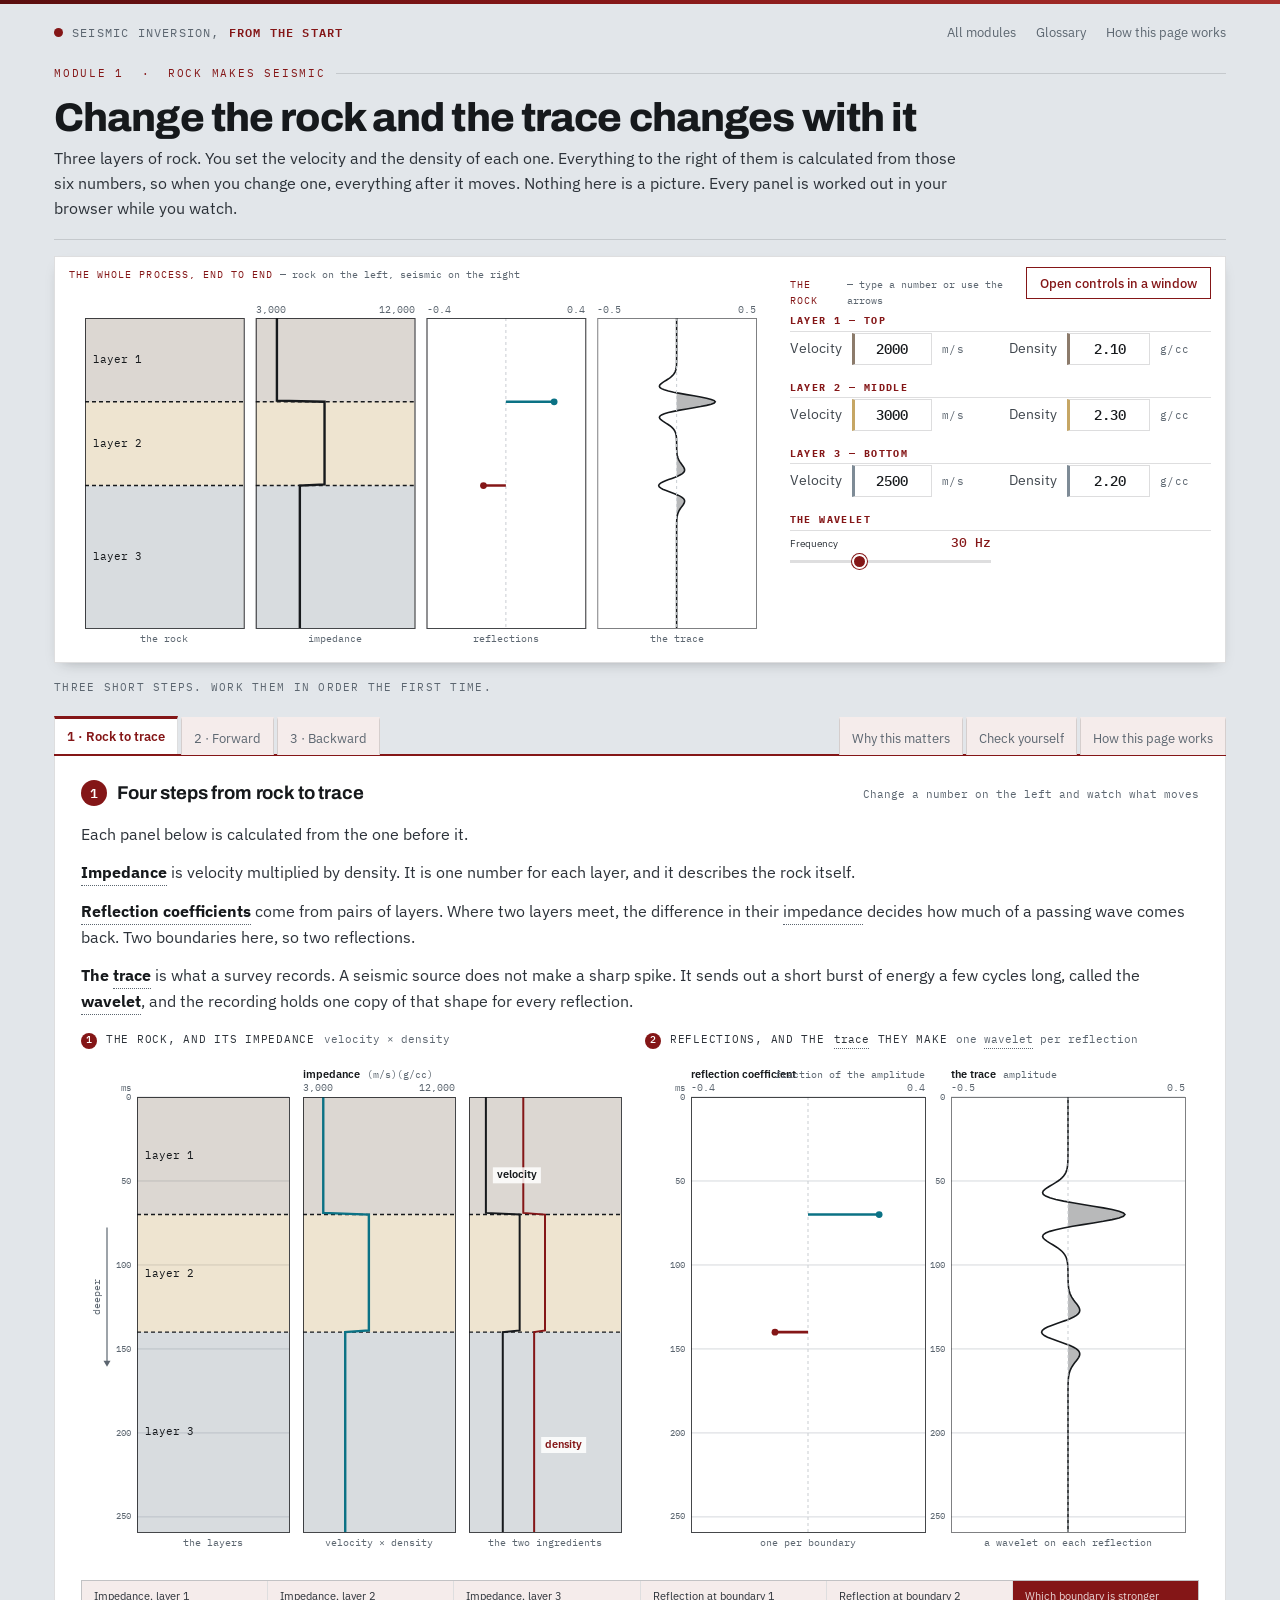
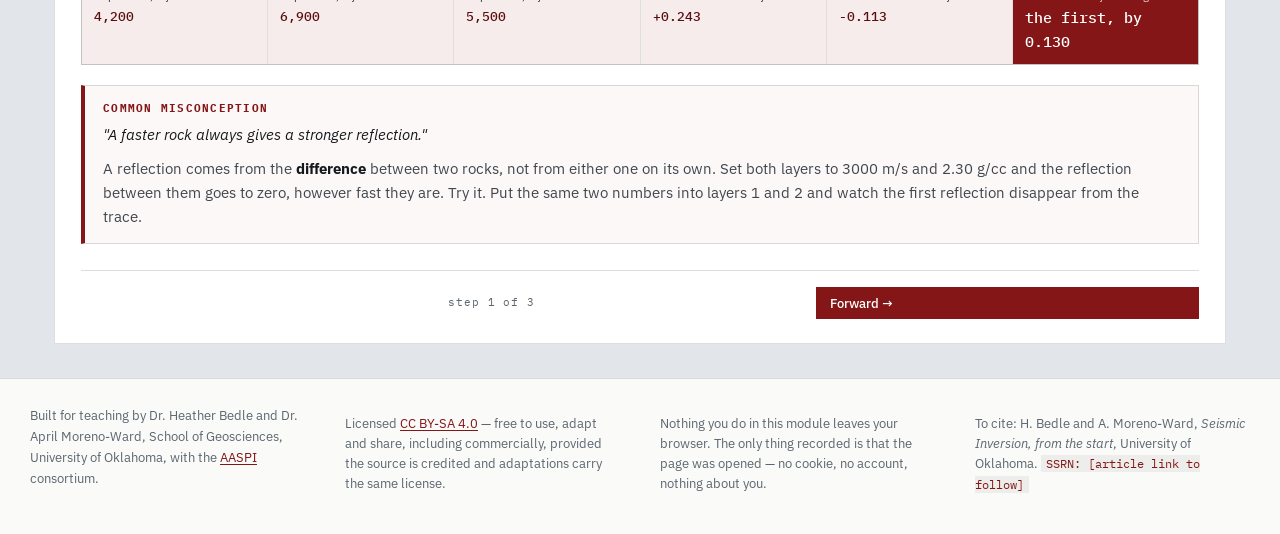
<file: modules/01-rock-makes-seismic.html>
<!DOCTYPE html>
<html lang="en">
<head>
<meta charset="utf-8">
<meta name="viewport" content="width=device-width, initial-scale=1">
<title>1 · Rock makes seismic | Seismic Inversion, from the start</title>
<meta name="description" content="Change the rock and watch the seismic trace change with it. Velocity and density make an impedance, two impedances make a reflection, and the reflections with a wavelet on each make a trace.">
<link rel="preconnect" href="https://fonts.googleapis.com">
<link rel="preconnect" href="https://fonts.gstatic.com" crossorigin>
<link href="https://fonts.googleapis.com/css2?family=Archivo:wght@600;700;800&family=IBM+Plex+Mono:wght@400;500&family=IBM+Plex+Sans:wght@400;500;600&display=swap" rel="stylesheet">
<link rel="stylesheet" href="../assets/style.css">
</head>
<body>

<div class="wrap">
  <header class="masthead">
    <a class="brand" href="../index.html"><span class="dot"></span>Seismic inversion, <b>from the start</b></a>
    <nav>
      <a href="../index.html">All modules</a>
      <a href="../glossary.html">Glossary</a>
      <a href="#pm">How this page works</a>
    </nav>
  </header>

  <div class="mod-head">
    <p class="eyebrow">Module 1 &nbsp;·&nbsp; Rock makes seismic</p>
    <h1>Change the rock and the trace changes with it</h1>
    <p class="sub">Three layers of rock. You set the velocity and the density of each one. Everything to
      the right of them is calculated from those six numbers, so when you change one, everything after
      it moves. Nothing here is a picture. Every panel is worked out in your browser while you watch.</p>
  </div>

  <div class="labhead">
    <div class="labgrid">
      <div>
        <p class="cap">The whole process, end to end <span>&mdash; rock on the left, seismic on the right</span></p>
        <canvas id="cHead" aria-label="Three rock layers, their impedance, the reflection coefficients and the seismic trace"></canvas>
      </div>
      <div>
        <p class="cap">The rock <span>&mdash; type a number or use the arrows</span></p>
        <div class="controls" id="mainControls">
          <div class="ctl-col">
            <h2>Layer 1 &mdash; top</h2>
            <div class="numrow layer-a">
              <label for="vp1">Velocity</label>
              <input type="number" id="vp1" data-key="vp1" min="1500" max="6000" step="50" value="2000">
              <span class="unit">m/s</span>
            </div>
            <div class="numrow layer-a">
              <label for="rho1">Density</label>
              <input type="number" id="rho1" data-key="rho1" min="1.6" max="3.0" step="0.05" value="2.10">
              <span class="unit">g/cc</span>
            </div>

            <h2>Layer 2 &mdash; middle</h2>
            <div class="numrow layer-b">
              <label for="vp2">Velocity</label>
              <input type="number" id="vp2" data-key="vp2" min="1500" max="6000" step="50" value="3000">
              <span class="unit">m/s</span>
            </div>
            <div class="numrow layer-b">
              <label for="rho2">Density</label>
              <input type="number" id="rho2" data-key="rho2" min="1.6" max="3.0" step="0.05" value="2.30">
              <span class="unit">g/cc</span>
            </div>

            <h2>Layer 3 &mdash; bottom</h2>
            <div class="numrow layer-c">
              <label for="vp3">Velocity</label>
              <input type="number" id="vp3" data-key="vp3" min="1500" max="6000" step="50" value="2500">
              <span class="unit">m/s</span>
            </div>
            <div class="numrow layer-c">
              <label for="rho3">Density</label>
              <input type="number" id="rho3" data-key="rho3" min="1.6" max="3.0" step="0.05" value="2.20">
              <span class="unit">g/cc</span>
            </div>

            <h2>The wavelet</h2>
            <div class="ctl">
              <label for="fr">Frequency <span class="val" id="frV">30 Hz</span></label>
              <input type="range" data-key="fr" id="fr" min="10" max="70" step="1" value="30">
            </div>

            <div class="modbar" style="margin-top:14px">
              <button class="btn ghost small reset" id="resetBtn" type="button">Reset the rock</button>
              <button class="btn ghost small" id="copyBtn" type="button">Copy link to this setup</button>
            </div>
          </div>
        </div>
      </div>
    </div>
  </div>

  <p class="tabhint">Three short steps. Work them in order the first time.</p>

  <nav class="tabs" id="tabs" role="tablist" aria-label="Module steps">
    <button role="tab" data-tab="p1" aria-selected="false">1 · Rock to trace</button>
    <button role="tab" data-tab="p2" aria-selected="false">2 · Forward</button>
    <button role="tab" data-tab="p3" aria-selected="false">3 · Backward</button>
    <span class="gap"></span>
    <span class="tabs-meta">
  <button role="tab" data-tab="pw" aria-selected="false">Why this matters</button>
      <button role="tab" data-tab="pc" aria-selected="false">Check yourself</button>
      <button role="tab" data-tab="pm" aria-selected="false">How this page works</button>
    </span>
  </nav>

  <!-- =============================== STEP 1 =============================== -->
  <section class="tabpane" id="p1" role="tabpanel" hidden>
    <div class="plot-head">
      <h3><span class="stepno">1</span>Four steps from rock to trace</h3>
      <span class="hint">Change a number on the left and watch what moves</span>
    </div>

    <p class="lede">Each panel below is calculated from the one before it.</p>

    <p class="lede"><b>Impedance</b> is velocity multiplied by density. It is one number for each layer,
      and it describes the rock itself.</p>

    <p class="lede"><b>Reflection coefficients</b> come from pairs of layers. Where two layers meet, the
      difference in their impedance decides how much of a passing wave comes back. Two boundaries here,
      so two reflections.</p>

    <p class="lede"><b>The trace</b> is what a survey records. A seismic source does not make a sharp
      spike. It sends out a short burst of energy a few cycles long, called the <b>wavelet</b>, and the
      recording holds one copy of that shape for every reflection.</p>

    <div class="sec-row" id="row1">
      <div class="panel-col">
        <p class="sublabel"><b>1</b> The rock, and its impedance
          <span class="note">velocity &times; density</span></p>
        <canvas id="c1a" aria-label="The three layers with their velocity, density and impedance"></canvas>
      </div>
      <div class="panel-col">
        <p class="sublabel"><b>2</b> Reflections, and the trace they make
          <span class="note">one wavelet per reflection</span></p>
        <canvas id="c1b" aria-label="The reflection coefficients and the seismic trace built from them"></canvas>
      </div>
    </div>

    <div class="stats" style="margin-top:14px">
      <div class="stat"><span>Impedance, layer 1</span><b id="s1a">&mdash;</b></div>
      <div class="stat"><span>Impedance, layer 2</span><b id="s1b">&mdash;</b></div>
      <div class="stat"><span>Impedance, layer 3</span><b id="s1c">&mdash;</b></div>
      <div class="stat"><span>Reflection at boundary 1</span><b id="s1d">&mdash;</b></div>
      <div class="stat"><span>Reflection at boundary 2</span><b id="s1e">&mdash;</b></div>
      <div class="stat key"><span>Which boundary is stronger</span><b id="s1f">&mdash;</b></div>
    </div>

    <div class="miscon">
      <h4>Common misconception</h4>
      <p class="said">"A faster rock always gives a stronger reflection."</p>
      <p class="fix">A reflection comes from the <b>difference</b> between two rocks, not from either
        one on its own. Set both layers to 3000 m/s and 2.30 g/cc and the reflection between them goes to
        zero, however fast they are. Try it. Put the same two numbers into layers 1 and 2 and watch the first reflection disappear from the trace.</p>
    </div>
  </section>

  <!-- =============================== STEP 2 =============================== -->
  <section class="tabpane" id="p2" role="tabpanel" hidden>
    <div class="plot-head">
      <h3><span class="stepno">2</span>This direction has a name</h3>
      <span class="hint">Rock in, seismic out</span>
    </div>

    <p class="lede">Everything you did in step 1 ran the same way. You set the rock, and the seismic
      followed. That direction is called the <b>forward problem</b>. Given the rock, work out what the
      survey would record.</p>

    <p class="lede">The forward problem is settled. There is one answer, the arithmetic is short, and
      your browser did it faster than you could move the slider. The left panel lays out the four steps
      with the numbers you have set right now.</p>

    <p class="lede">The right panel shows why the wavelet matters. Move the <b>frequency</b> control and
      watch the same two reflections turn into a different-looking trace. The rock has not changed at
      all. Only the wavelet recording it has.</p>

    <div class="sec-row" id="row2">
      <div class="panel-col">
        <p class="sublabel"><b>1</b> The forward process
          <span class="note">your numbers, one step at a time</span></p>
        <canvas id="c2a" aria-label="A diagram of the forward process from rock properties to seismic trace"></canvas>
      </div>
      <div class="panel-col">
        <p class="sublabel"><b>2</b> The same rock, three wavelets
          <span class="note">20, 35 and 55 Hz</span></p>
        <canvas id="c2b" aria-label="The same reflectivity recorded with three different wavelet frequencies"></canvas>
      </div>
    </div>

    <div class="stats" style="margin-top:14px">
      <div class="stat"><span>Wavelet frequency now</span><b id="s2a">&mdash;</b></div>
      <div class="stat"><span>Its wavelength in layer 2</span><b id="s2b">&mdash;</b></div>
      <div class="stat"><span>Reflections in the rock</span><b id="s2c">&mdash;</b></div>
      <div class="stat"><span>Wiggles on the trace</span><b id="s2d">&mdash;</b></div>
      <div class="stat key"><span>Tallest of the three traces</span><b id="s2e">&mdash;</b></div>
      <div class="stat wide"><span>What changed between the three panels</span><b id="s2f">&mdash;</b></div>
    </div>

    <div class="whymatters">
      <h4>Why this matters</h4>
      <p>A survey never records the rock. It records what the rock did to a wavelet. Every seismic section
        you will ever look at has been through these four steps, and the wavelet is part of what you are seeing.
        Two surveys over the same ground with different wavelets produce different-looking sections.</p>
    </div>
  </section>

  <!-- =============================== STEP 3 =============================== -->
  <section class="tabpane" id="p3" role="tabpanel" hidden>
    <div class="plot-head">
      <h3><span class="stepno">3</span>Now try it the other way</h3>
      <span class="hint">The rock is hidden. Only the trace is left</span>
    </div>

    <p class="callout"><b>What to do here.</b> The rock has been hidden. Move the three impedance
      controls until your red trace lies on top of the gray target trace in panel 3. When the two traces
      agree, work the fourth control: it multiplies all three of your impedances by the same number.
      Watch the trace score stay at 1.000 while the rock score walks away from zero. That is the whole
      point of the step.</p>

    <p class="lede">In the field nobody hands you the rock. They hand you the trace and ask what is down
      there. The left panel shows only the trace, with the model hidden. See how far you get.</p>

    <p class="lede">Some of it is easy. You can count the reflections and say how many boundaries there
      were. You can read the polarity and say which way the impedance stepped at each one, up or down.</p>

    <p class="lede">Then it stops. The trace cannot tell you the impedance of layer 1, because a
      reflection is made from a difference and a difference does not carry the values that made it. Use
      the <b>guess</b> controls on the right panel to build a model, and the readouts will score how
      close your trace is to the target. More than one answer will fit.</p>

    <p class="lede">More than one answer fitting is the property called <b>non-uniqueness</b>, and it is
      worth being concrete about what it means for a geologist. Suppose the middle layer comes back at
      6,000 (m/s)(g/cc). Several rocks sit at that value:</p>

    <ul class="rocklist">
      <li><b>A soft, organic-rich shale.</b> Slow because of the clay and the kerogen in it, and not
        especially dense. A seal, or a source rock.</li>
      <li><b>A gas-charged sand.</b> Gas in the pore space drops the velocity sharply and the density
        with it. A reservoir.</li>
      <li><b>A poorly cemented brine sand, high in porosity.</b> Slow because the grains are barely
        held together. A reservoir with no gas in it.</li>
    </ul>

    <p class="lede">On the trace those three are the same event. The impedance the inversion returns is
      the same number, the polarity is the same, and the amplitude is the same. Nothing further down the
      arithmetic separates them, because the difference between them was never recorded. Choosing among
      them is done with well control, with a rock physics model, with the shape of the body in map view,
      or with the angle information that a pre-stack inversion keeps — none of which is on this
      trace.</p>

    <div class="sec-row" id="row3">
      <div class="panel-col">
        <p class="sublabel"><b>1</b> What you are given
          <span class="note">one trace, no rock</span></p>
        <canvas id="c3a" aria-label="The seismic trace you are given, with the rock model hidden"></canvas>
      </div>
      <div class="panel-col">
        <p class="sublabel"><b>2</b> The rock you are proposing
          <span class="note">from the three controls</span></p>
        <canvas id="c3b" aria-label="The impedance model built from your three guessed values"></canvas>
      </div>
      <div class="panel-col">
        <p class="sublabel"><b>3</b> Your trace against the target
          <span class="note">target gray, yours red</span></p>
        <canvas id="c3c" aria-label="The trace made by your guessed model compared with the target trace"></canvas>
      </div>
    </div>

    <div class="revealbar">
      <button class="btn ghost small" id="revealBtn" type="button">Show me the real rock</button>
      <span class="note" id="revealNote">Try to match the traces first. The answer stays hidden until you ask.</span>
    </div>

    <div class="controls" id="guessControls" style="margin-top:14px">
      <div class="ctl-col">
        <h2>Your guess at the rock</h2>
        <div class="ctl">
          <label for="gz1">Impedance, layer 1 <span class="val" id="gz1V">4,200</span></label>
          <input type="range" data-key="gz1" id="gz1" min="3000" max="12000" step="100" value="4200">
        </div>
        <div class="ctl">
          <label for="gz2">Impedance, layer 2 <span class="val" id="gz2V">6,900</span></label>
          <input type="range" data-key="gz2" id="gz2" min="3000" max="12000" step="100" value="6900">
        </div>
        <div class="ctl">
          <label for="gz3">Impedance, layer 3 <span class="val" id="gz3V">5,500</span></label>
          <input type="range" data-key="gz3" id="gz3" min="3000" max="12000" step="100" value="5500">
        </div>
        <h2>All three at once</h2>
        <div class="ctl">
          <label for="gmul">Multiply every one of them by
            <span class="val" id="gmulV">1.00&times;</span></label>
          <input type="range" data-key="gmul" id="gmul" min="0.5" max="2" step="0.05" value="1">
        </div>
      </div>
    </div>

    <div class="stats" style="margin-top:14px">
      <div class="stat"><span>Boundaries you can count</span><b id="s3a">&mdash;</b></div>
      <div class="stat"><span>First step, up or down</span><b id="s3b">&mdash;</b></div>
      <div class="stat"><span>Second step</span><b id="s3c">&mdash;</b></div>
      <div class="stat"><span>How close your trace is</span><b id="s3d">&mdash;</b></div>
      <div class="stat key"><span>How close your rock is</span><b id="s3e">&mdash;</b></div>
      <div class="stat wide"><span>What the trace can and cannot tell you</span><b id="s3f">&mdash;</b></div>
      <div class="stat wide"><span>Rocks that would sit at your layer-2 impedance</span><b id="s3g">&mdash;</b></div>
    </div>

    <div class="miscon">
      <h4>Common misconception</h4>
      <p class="said">"If the traces match, I found the right rock."</p>
      <p class="fix">Match the traces first, then take the multiplier from 0.5 to 2. Your trace does not
        move at all, because a reflection coefficient is a difference divided by a sum and multiplying
        both impedances scales the difference and the sum by the same amount. Meanwhile your rock walks
        thousands of units away from the truth. Watch the two scores separate. <b>The trace can be right
        while the rock is wrong.</b> That is the whole difficulty of inversion, and every later module is
        about handling it.</p>
    </div>

    <div class="whymatters">
      <h4>Why this matters</h4>
      <p>Working backward from the trace to the rock is what seismic inversion is. It is harder than the
        forward direction, not because the arithmetic is harder, but because more than one rock gives the
        same trace. An inversion result is therefore an estimate chosen from a set of possibilities, and
        the choosing is done partly by information that did not come from the seismic.</p>
    </div>
  </section>

  <!-- ============================ WHY IT MATTERS =========================== -->
  <section class="tabpane" id="pw" role="tabpanel" hidden>
    <div class="plot-head">
      <h3><span class="stepno ref">W</span>Why this matters</h3>
      <span class="hint">What the module is for</span>
    </div>
    <p class="lede">Two directions, and they are not equally difficult.</p>
    <p class="lede"><b>Forward.</b> Rock to seismic. One answer, short arithmetic, no judgment needed.
      This is what a synthetic seismogram is, and it is how a well tie is made.</p>
    <p class="lede"><b>Backward.</b> Seismic to rock. This is inversion. It has no single answer, and
      producing a useful one means adding information the survey never recorded.</p>
    <p class="lede">Everything else in this set follows from that difference. Module 2 looks harder at
      impedance and why a geologist wants it. Module 3 shows what the wavelet does to a thin bed. Module 4
      builds two different rocks that make the same trace. Module 5 puts a real well onto the seismic's
      time axis, module 6 is about where the extra information comes from, and module 7 is about what to
      ask when somebody hands you a result.</p>
  </section>

  <!-- ============================ CHECK YOURSELF =========================== -->
  <section class="tabpane" id="pc" role="tabpanel" hidden>
    <div class="plot-head">
      <h3><span class="stepno ref">C</span>Check yourself</h3>
      <span class="hint">Four questions. Wrong answers are the useful ones</span>
    </div>

    <ol class="check" id="checkList">
      <li data-q="q1" data-right="b">
        <p class="qtext">Velocity goes up and density stays the same. What happens to impedance?</p>
        <div class="opts">
          <button class="opt" data-opt="a" type="button">It goes down</button>
          <button class="opt" data-opt="b" type="button">It goes up</button>
          <button class="opt" data-opt="c" type="button">It stays the same</button>
        </div>
        <p class="why" hidden><b>Impedance is velocity multiplied by density.</b> Multiply one of them by
          a larger number and the product gets larger. Try it on layer 2 and watch the impedance readout
          in step 1 follow the velocity you type.</p>
      </li>

      <li data-q="q2" data-right="c">
        <p class="qtext">Two layers turn out to have exactly the same impedance. What does the boundary
          between them do to a passing wave?</p>
        <div class="opts">
          <button class="opt" data-opt="a" type="button">Reflects strongly</button>
          <button class="opt" data-opt="b" type="button">Reflects weakly</button>
          <button class="opt" data-opt="c" type="button">Nothing reflects at all</button>
        </div>
        <p class="why" hidden><b>Nothing comes back.</b> The reflection coefficient is the difference in
          impedance divided by the sum, and when the difference is zero so is the reflection. The wave
          carries straight on as though the boundary were not there. Remember this one. A real geological contact can be invisible on seismic if the two rocks happen to have the same
          impedance, and a sand can sit against a shale with no reflection to show for it.</p>
      </li>

      <li data-q="q3" data-right="a">
        <p class="qtext">You have the trace but not the rock. Which of these can you read straight off
          it?</p>
        <div class="opts">
          <button class="opt" data-opt="a" type="button">How many boundaries there were</button>
          <button class="opt" data-opt="b" type="button">The impedance of the top layer</button>
          <button class="opt" data-opt="c" type="button">The density of the middle layer</button>
        </div>
        <p class="why" hidden><b>The count of boundaries, and which way each one stepped.</b> Values are
          a different matter. Each reflection came from a difference between two layers, and a difference
          does not carry the two numbers that made it. Knowing a step was +2,700 does not tell you
          whether it went from 4,200 to 6,900 or from 7,000 to 9,700.</p>
      </li>

      <li data-q="q4" data-right="b">
        <p class="qtext">In step 3 you multiplied all three impedances by the same number and your trace
          did not change at all. What does that show?</p>
        <div class="opts">
          <button class="opt" data-opt="a" type="button">The scoring is broken</button>
          <button class="opt" data-opt="b" type="button">More than one rock makes the same trace</button>
          <button class="opt" data-opt="c" type="button">The trace was recorded badly</button>
        </div>
        <p class="why" hidden><b>More than one rock makes the same trace.</b> Each reflection is a
          difference in impedance divided by the sum of the two impedances. Multiplying every layer by
          1.5 multiplies the difference by 1.5 and the sum by 1.5, so every reflection comes out
          identical and so does the trace. Nothing is broken and nothing was recorded badly. The
          information simply is not in the recording, and no amount of processing will put it there.
          Adding the same amount to every layer is a different matter: that changes the sums without
          changing the differences, so the trace does move a little. Module 4 takes both cases
          further.</p>
      </li>
    </ol>

    <div class="whymatters">
      <h4>If question 4 surprised you</h4>
      <p>Go back to step 3 and do it again with the two score readouts visible. The trace score holds at
        1.000 while the rock score falls away. Seeing those two numbers separate is the single most
        useful thing in this module.</p>
    </div>
  </section>

  <!-- =============================== METHOD =============================== -->
  <section class="tabpane" id="pm" role="tabpanel" hidden>
    <div class="plot-head">
      <h3><span class="stepno ref">M</span>How this page works</h3>
      <span class="hint">The arithmetic, and what it leaves out</span>
    </div>

    <p class="lede"><b>Everything on this page is computed while you watch</b>, in your browser, from the
      six numbers in the control panel. There are no stored pictures and no server. The functions are in
      <code>assets/physics.js</code> and each one is a few lines long, so you can read the arithmetic the
      page describes.</p>

    <p class="lede"><b>The four steps.</b> Impedance is velocity times density. A reflection coefficient
      is the difference in impedance across a boundary divided by their sum. The reflection coefficients
      are placed at the boundary times to make a reflectivity series. The trace is that series convolved
      with a Ricker wavelet of the frequency you set.</p>

    <p class="lede"><b>Where this page simplifies.</b></p>
    <ul class="lede" style="padding-left:20px">
      <li><b>Flat layers and a wave arriving straight down.</b> Real reflections change with angle, which
        is a whole subject of its own and is not needed to see the point here.</li>
      <li><b>The wavelet is symmetrical and known exactly.</b> Real wavelets are neither, and estimating one
        is a job in itself.</li>
      <li><b>No noise, no multiples, no absorption, and no geometry.</b> Nothing arrives that did not
        reflect once off a boundary you set.</li>
      <li><b>Layer boundaries are placed in time, not depth.</b> Converting between them needs the
        velocities and is left for later.</li>
      <li><b>The scoring in step 3 compares your model with the true one</b>, which you would never have
        in the field. It is here so the lesson can be measured rather than asserted. The trace score is
        one minus the difference between the two traces, measured in the target trace's own units, so it
        falls if your trace is the right shape at the wrong size. The rock score is the average
        difference in impedance across the three layers.</li>
    </ul>

    <details class="instr">
      <summary>Instructor notes</summary>
      <div class="instr-body">
        <h5>Learning objectives</h5>
        <ul>
          <li>State that impedance is velocity times density and that it describes a rock.</li>
          <li>State that a reflection comes from a difference between two rocks.</li>
          <li>Distinguish the forward problem from the inverse problem.</li>
          <li>Give one reason the inverse problem has more than one answer.</li>
        </ul>

        <h5>Summary</h5>
        <p>A seismic trace records differences between layers, not the layers themselves. That is why
          working backward from it does not have a single answer.</p>

        <h5>Suggested discussion questions</h5>
        <ul>
          <li>A sand and a shale give no reflection where they meet. Is the contact still there?</li>
          <li>If two students hand in different models that both match the trace, how would you decide
            between them? What would you need that the seismic does not have?</li>
          <li>Why might the same reservoir look different on two surveys shot ten years apart?</li>
        </ul>

        <h5>Common misconceptions this page addresses</h5>
        <ul>
          <li>That a faster rock reflects more strongly on its own.</li>
          <li>That matching the data means the model is right.</li>
        </ul>

        <h5>Approximate completion time</h5>
        <p>Fifteen to twenty minutes on the three steps, plus five on the questions. Step 3 is the one
          worth doing together on a projector if you are short of time.</p>
      </div>
    </details>
  </section>

  <section class="nextup" id="nextup" hidden>
    <p class="eyebrow">Next up</p>
    <h3>2 · A number about a rock</h3>
    <p>Impedance turned up in step 1 as a stage in the calculation. The next module asks what it is on
      its own, and why a geologist would rather have it than an amplitude.</p>
    <a class="btn" href="02-a-number-about-a-rock.html">Go to module 2 →</a>
  </section>

  <div class="pager" id="pager" hidden>
    <a class="btn ghost" href="../index.html">← All modules</a>
    <a class="btn ghost" href="02-a-number-about-a-rock.html">Module 2: a number about a rock →</a>
  </div>

  <footer>
    <div class="foot-grid">
      <p>Built for teaching by Dr. Heather Bedle and Dr. April Moreno-Ward, School of Geosciences,
        University of Oklahoma, with the
        <a href="https://www.ou.edu/mcee/labs/aaspi">AASPI</a> consortium.</p>
      <p class="lic">Licensed <a href="https://creativecommons.org/licenses/by-sa/4.0/">CC BY-SA 4.0</a>
        — free to use, adapt and share, including commercially, provided the source is credited and
        adaptations carry the same license.</p>
      <p class="lic">Nothing you do in this module leaves your browser. The only thing recorded is that
        the page was opened — no cookie, no account, nothing about you.</p>
      <p class="lic">To cite: H. Bedle and A. Moreno-Ward, <i>Seismic Inversion, from the start</i>,
        University of Oklahoma. <span class="k">SSRN: [article link to follow]</span></p>
    </div>
  </footer>
</div>

<script src="../assets/count.js"></script>
<script src="../assets/glossary.js"></script>
<script src="../assets/panelout.js"></script>
<script src="../assets/seismic.js"></script>
<script src="../assets/physics.js"></script>
<script src="../assets/panels.js"></script>
<script>
(function () {
  'use strict';

  if (typeof SEIS === 'undefined' || typeof PHYS === 'undefined') {
    const el = document.createElement('div');
    el.setAttribute('style', 'background:#841617;color:#fff;padding:14px 18px;font:14px/1.5 monospace');
    el.textContent = 'This module needs assets/seismic.js and assets/physics.js.';
    const w = document.querySelector('.wrap');
    (w || document.body).insertBefore(el, w ? w.firstChild : null);
    return;
  }

  const $ = (id) => document.getElementById(id);
  const visible = (id) => { const el = $(id); return el && !el.hidden; };
  const set = (id, v) => { const el = $(id); if (el) el.textContent = v; };
  const CRIM = '#841617', TEAL = '#0B7285', SLATE = '#5C6670', INK = '#16191C';
  const GRID = '#C9CDD2';
  const ROCKCOL = ['#8C7B6B', '#C6A664', '#7E8B96'];

  /* The guess starts somewhere wrong on purpose. Its defaults used to be the
     true impedances, which opened step 3 with both scores already perfect and
     nothing left for the student to do. These three are the wrong size and the
     wrong shape: both boundaries come out positive, where the real second one
     steps down. */
  const DEF = {
    vp1: 2000, rho1: 2.10, vp2: 3000, rho2: 2.30, vp3: 2500, rho3: 2.20,
    fr: 30, gz1: 5000, gz2: 6000, gz3: 7000, gmul: 1, tab: 'p1',
  };
  const S = SEIS.readState(DEF);
  (function sanitize() {
    const num = (k, lo, hi) => {
      let v = Number(S[k]);
      if (!isFinite(v)) v = DEF[k];
      S[k] = Math.min(hi, Math.max(lo, v));
    };
    num('vp1', 1500, 6000); num('vp2', 1500, 6000); num('vp3', 1500, 6000);
    num('rho1', 1.6, 3.0); num('rho2', 1.6, 3.0); num('rho3', 1.6, 3.0);
    num('fr', 10, 70);
    num('gz1', 3000, 12000); num('gz2', 3000, 12000); num('gz3', 3000, 12000);
    num('gmul', 0.5, 2);
  })();
  const saveState = () => SEIS.writeState(S, DEF);
  if ($('copyBtn')) $('copyBtn').addEventListener('click', (e) => SEIS.copyLink(e.currentTarget));

  const DT = 0.001, NT = 260, T0 = 0;
  const B1 = 0.070, B2 = 0.140;          // the two boundaries, in seconds

  // Exactly one place converts a time into a y position.
  const yOf = (t, R) => R.y + ((t - T0) / ((NT - 1) * DT)) * R.h;
  const yAt = (i, R) => yOf(T0 + i * DT, R);

  /* Fixed axes. A student who is watching a bar move should not have the axis
     move underneath it. */
  const AX = {
    z:   [3000, 12000],
    rc:  [-0.4, 0.4],
    amp: [-0.5, 0.5],
    vp:  [1500, 6000],
    rho: [1.6, 3.0],
  };

  const fmt0 = (v) => Math.round(v).toLocaleString();
  const fmt3 = (v) => (v >= 0 ? '+' : '') + v.toFixed(3);

  let D = {};

  function layersFrom(vp, rho) {
    return [
      { t0: T0,  t1: B1,  vp: vp[0], density: rho[0] },
      { t0: B1,  t1: B2,  vp: vp[1], density: rho[1] },
      { t0: B2,  t1: 999, vp: vp[2], density: rho[2] },
    ];
  }

  function recompute() {
    D.vp = [S.vp1, S.vp2, S.vp3];
    D.rho = [S.rho1, S.rho2, S.rho3];
    D.fr = Math.round(S.fr);
    D.layers = layersFrom(D.vp, D.rho);

    D.z = D.vp.map((v, i) => PHYS.impedance(v, D.rho[i]));
    D.r1 = PHYS.reflectionCoefficient(D.z[0], D.z[1]);
    D.r2 = PHYS.reflectionCoefficient(D.z[1], D.z[2]);

    const out = PHYS.syntheticTrace(D.layers, { t0: T0, dt: DT, n: NT, frequency: D.fr });
    D.refl = out.reflectivity;
    D.trace = out.trace;
    D.zSeries = PHYS.impedanceSeries(D.layers, T0, DT, NT);

    // Step 2: the same rock recorded with three different wavelets.
    D.threeF = [20, 35, 55];
    D.three = D.threeF.map((f) =>
      PHYS.syntheticTrace(D.layers, { t0: T0, dt: DT, n: NT, frequency: f }).trace);

    /* Step 3: the target is the rock above; the guess is three impedances, all
       multiplied by the same number. The multiplier is the exact case: it
       scales the difference and the sum in every reflection coefficient by the
       same amount, so the trace it produces is identical to the last decimal
       while the rock moves thousands of units. */
    D.gmul = Number(S.gmul);
    D.gz = [S.gz1 * D.gmul, S.gz2 * D.gmul, S.gz3 * D.gmul];
    const gl = [
      { t0: T0, t1: B1, vp: D.gz[0], density: 1 },
      { t0: B1, t1: B2, vp: D.gz[1], density: 1 },
      { t0: B2, t1: 999, vp: D.gz[2], density: 1 },
    ];
    const gout = PHYS.syntheticTrace(gl, { t0: T0, dt: DT, n: NT, frequency: D.fr });
    D.guessTrace = gout.trace;
    D.guessZ = PHYS.impedanceSeries(gl, T0, DT, NT);

    /* Two scores, deliberately separate: how well the trace matches, and how
       well the rock matches. Step 3 is about watching them disagree.

       The trace score is one minus the misfit, measured in the target trace's
       own units, rather than a correlation. A correlation ignores size, so it
       would read 1.000 for a guess whose trace is visibly half the height of
       the target — a number that disagrees with the panel beside it. This one
       falls when the amplitudes separate, and still reaches exactly 1.000
       under the multiplier, because there the two traces really are the same
       trace. */
    const scale = PHYS.rms(D.trace) || 1;
    D.traceScore = Math.max(0, 1 - PHYS.misfit(D.guessTrace, D.trace) / scale);
    let err = 0;
    for (let i = 0; i < 3; i++) err += Math.abs(D.gz[i] - D.z[i]);
    D.rockError = err / 3;

    D.cache = {};
  }

  /* --- drawing helpers ---------------------------------------------------- */

  function panel(id, hRatio) {
    const c = $(id);
    if (!c || !c.parentElement) return null;
    const cs = window.getComputedStyle(c.parentElement);
    const w = c.parentElement.clientWidth
            - parseFloat(cs.paddingLeft || 0) - parseFloat(cs.paddingRight || 0);
    const h = Math.max(240, Math.round(w * (hRatio || 0.8)));
    const ctx = SEIS.fitCanvas(c, w, h);
    ctx.clearRect(0, 0, w, h);
    return { ctx, w, h };
  }

  // The rock itself, drawn as three colored blocks so the layers are a thing a
  // student can point at rather than a line on a plot.
  function drawRock(ctx, rect, labels) {
    const bounds = [T0, B1, B2, T0 + (NT - 1) * DT];
    for (let k = 0; k < 3; k++) {
      const y0 = yOf(bounds[k], rect), y1 = yOf(bounds[k + 1], rect);
      ctx.fillStyle = ROCKCOL[k];
      ctx.globalAlpha = 0.30;
      ctx.fillRect(rect.x, y0, rect.w, y1 - y0);
      ctx.globalAlpha = 1;
      if (labels) {
        ctx.save();
        ctx.font = '11px "IBM Plex Mono", monospace';
        ctx.fillStyle = INK; ctx.textAlign = 'left'; ctx.textBaseline = 'middle';
        ctx.fillText('layer ' + (k + 1), rect.x + 8, (y0 + y1) / 2);
        ctx.restore();
      }
    }
    // The boundaries, which are where the reflections come from.
    [B1, B2].forEach((t) => {
      SEIS.dashedLine(ctx, rect.x, yOf(t, rect), rect.x + rect.w, yOf(t, rect), INK, [4, 3], 1.4);
    });
    SEIS.frame(ctx, rect);
  }

  function stepCurve(ctx, rect, values, rng, color, width) {
    ctx.save();
    ctx.beginPath(); ctx.rect(rect.x, rect.y, rect.w, rect.h); ctx.clip();
    ctx.strokeStyle = color; ctx.lineWidth = width || 2;
    ctx.beginPath();
    for (let i = 0; i < values.length; i++) {
      const f = (values[i] - rng[0]) / (rng[1] - rng[0]);
      const x = rect.x + Math.max(-0.2, Math.min(1.2, f)) * rect.w;
      const y = yAt(i, rect);
      i ? ctx.lineTo(x, y) : ctx.moveTo(x, y);
    }
    ctx.stroke(); ctx.restore();
  }

  // Every vertical panel in this module runs from 0 to 260 ms of two-way time.
  // That is obvious to a geophysicist and not to a first-year student, so the
  // scale is drawn rather than assumed.
  function timeScale(ctx, rect, withUnits) {
    const ticks = [];
    for (let ms = 0; ms <= 250; ms += 50) {
      ticks.push({ pos: ms / ((NT - 1) * 1000 * DT), label: String(ms) });
    }
    PANEL.sideScale(ctx, rect, ticks, withUnits ? 'ms' : '');
  }

  function trackLabel(ctx, rect, label, rng, fmt) {
    SEIS.frame(ctx, rect);
    ctx.save();
    ctx.font = '10px "IBM Plex Mono", monospace';
    ctx.fillStyle = SLATE; ctx.textAlign = 'center'; ctx.textBaseline = 'top';
    ctx.fillText(label, rect.x + rect.w / 2, rect.y + rect.h + 6);
    const f = fmt || ((v) => String(v));
    ctx.textAlign = 'left'; ctx.fillText(f(rng[0]), rect.x, rect.y - 13);
    ctx.textAlign = 'right'; ctx.fillText(f(rng[1]), rect.x + rect.w, rect.y - 13);
    ctx.restore();
  }

  // Reflection coefficients as sticks, which is what they are: one number at
  // one depth, with a sign.
  function drawSticks(ctx, rect) {
    const xm = rect.x + rect.w * (0 - AX.rc[0]) / (AX.rc[1] - AX.rc[0]);
    SEIS.dashedLine(ctx, xm, rect.y, xm, rect.y + rect.h, GRID, [3, 3], 1);
    ctx.save();
    ctx.beginPath(); ctx.rect(rect.x, rect.y, rect.w, rect.h); ctx.clip();
    for (let i = 0; i < NT; i++) {
      if (!D.refl[i]) continue;
      const f = (D.refl[i] - AX.rc[0]) / (AX.rc[1] - AX.rc[0]);
      const x = rect.x + Math.max(0, Math.min(1, f)) * rect.w;
      const y = yAt(i, rect);
      ctx.strokeStyle = D.refl[i] >= 0 ? TEAL : CRIM;
      ctx.lineWidth = 2.6;
      ctx.beginPath(); ctx.moveTo(xm, y); ctx.lineTo(x, y); ctx.stroke();
      ctx.fillStyle = D.refl[i] >= 0 ? TEAL : CRIM;
      ctx.beginPath(); ctx.arc(x, y, 3.4, 0, Math.PI * 2); ctx.fill();
    }
    ctx.restore();
    SEIS.frame(ctx, rect);
  }

  function drawWiggle(ctx, rect, trace, rng, color, fill) {
    const xm = rect.x + rect.w * (0 - rng[0]) / (rng[1] - rng[0]);
    const xOf = (v) => rect.x + rect.w
      * (Math.max(rng[0], Math.min(rng[1], v)) - rng[0]) / (rng[1] - rng[0]);
    ctx.save();
    ctx.beginPath(); ctx.rect(rect.x, rect.y, rect.w, rect.h); ctx.clip();
    if (fill) {
      ctx.fillStyle = fill;
      ctx.beginPath(); ctx.moveTo(xm, yAt(0, rect));
      for (let i = 0; i < trace.length; i++) ctx.lineTo(Math.max(xm, xOf(trace[i])), yAt(i, rect));
      ctx.lineTo(xm, yAt(trace.length - 1, rect)); ctx.closePath(); ctx.fill();
    }
    ctx.strokeStyle = color; ctx.lineWidth = 1.6; ctx.beginPath();
    for (let i = 0; i < trace.length; i++) {
      const x = xOf(trace[i]), y = yAt(i, rect);
      i ? ctx.lineTo(x, y) : ctx.moveTo(x, y);
    }
    ctx.stroke(); ctx.restore();
    SEIS.dashedLine(ctx, xm, rect.y, xm, rect.y + rect.h, GRID, [3, 3], 1);
  }

  /* --- the sticky head ---------------------------------------------------- */

  function drawHead() {
    const p = panel('cHead', 0.52); if (!p) return;
    const { ctx, w, h } = p;
    const pad = 16, top = 30, bot = 26, gap = 12;
    const cw = (w - 2 * pad - 3 * gap) / 4;
    const H = h - top - bot;
    const r = (k) => ({ x: pad + k * (cw + gap), y: top, w: cw, h: H });

    drawRock(ctx, r(0), true);
    trackLabel(ctx, r(0), 'the rock', [0, 0], () => '');

    drawRock(ctx, r(1), false);
    stepCurve(ctx, r(1), D.zSeries, AX.z, INK, 2.4);
    trackLabel(ctx, r(1), 'impedance', AX.z, fmt0);

    drawSticks(ctx, r(2));
    trackLabel(ctx, r(2), 'reflections', AX.rc, (v) => v.toFixed(1));

    drawWiggle(ctx, r(3), D.trace, AX.amp, INK, 'rgba(22,25,28,.30)');
    trackLabel(ctx, r(3), 'the trace', AX.amp, (v) => v.toFixed(1));
  }

  /* --- step 1 -------------------------------------------------------------- */

  function draw1() {
    const pa = panel('c1a', 0.9);
    if (pa) {
      const { ctx, w, h } = pa;
      // room at the left for the time scale and the 'deeper' arrow
      const padL = 56, padR = 14, top = 30, gap = 14;
      const cw = (w - padL - padR - 2 * gap) / 3;
      const H = h - top - 34;
      const r = (k) => ({ x: padL + k * (cw + gap), y: top, w: cw, h: H });
      timeScale(ctx, r(0), true);
      PANEL.downArrow(ctx, r(0), 'deeper');
      drawRock(ctx, r(0), true);
      trackLabel(ctx, r(0), 'the layers', [0, 0], () => '');
      drawRock(ctx, r(1), false);
      stepCurve(ctx, r(1), D.zSeries, AX.z, TEAL, 2.4);
      PANEL.quantity(ctx, r(1), 'impedance', '(m/s)(g/cc)', AX.z[0], AX.z[1], fmt0);
      trackLabel(ctx, r(1), 'velocity × density', [0, 0], () => '');
      // the two ingredients, drawn together so the product makes sense
      const vpS = new Float64Array(NT), rhoS = new Float64Array(NT);
      for (let i = 0; i < NT; i++) {
        const t = T0 + i * DT;
        const k = t < B1 ? 0 : t < B2 ? 1 : 2;
        vpS[i] = D.vp[k]; rhoS[i] = D.rho[k];
      }
      drawRock(ctx, r(2), false);
      stepCurve(ctx, r(2), vpS, AX.vp, INK, 2);
      stepCurve(ctx, r(2), rhoS, AX.rho, CRIM, 2);
      PANEL.curveLabel(ctx, r(2), vpS, AX.vp, 0.18, 'velocity', INK);
      PANEL.curveLabel(ctx, r(2), rhoS, AX.rho, 0.80, 'density', CRIM);
      trackLabel(ctx, r(2), 'the two ingredients', [0, 0], () => '');
    }

    const pb = panel('c1b', 0.9);
    if (pb) {
      const { ctx, w, h } = pb;
      // the left panel carries the time scale, so it needs the margin
      const padL = 46, padR = 14, top = 30, gap = 26;
      const cw = (w - padL - padR - gap) / 2;
      const H = h - top - 34;
      const ra = { x: padL, y: top, w: cw, h: H };
      const rb = { x: padL + cw + gap, y: top, w: cw, h: H };
      timeScale(ctx, ra, true);
      drawSticks(ctx, ra);
      PANEL.quantity(ctx, ra, 'reflection coefficient', 'fraction of the amplitude',
                     AX.rc[0], AX.rc[1], (v) => v.toFixed(1));
      trackLabel(ctx, ra, 'one per boundary', [0, 0], () => '');
      timeScale(ctx, rb, false);
      drawWiggle(ctx, rb, D.trace, AX.amp, INK, 'rgba(22,25,28,.30)');
      PANEL.quantity(ctx, rb, 'the trace', 'amplitude', AX.amp[0], AX.amp[1],
                     (v) => v.toFixed(1));
      trackLabel(ctx, rb, 'a wavelet on each reflection', [0, 0], () => '');
    }

    set('s1a', fmt0(D.z[0]));
    set('s1b', fmt0(D.z[1]));
    set('s1c', fmt0(D.z[2]));
    set('s1d', fmt3(D.r1));
    set('s1e', fmt3(D.r2));
    const a = Math.abs(D.r1), b = Math.abs(D.r2);
    set('s1f', a > b + 0.005 ? 'the first, by ' + (a - b).toFixed(3)
             : b > a + 0.005 ? 'the second, by ' + (b - a).toFixed(3)
             : 'they are the same size');
  }

  /* --- step 2 -------------------------------------------------------------- */

  function draw2() {
    const pa = panel('c2a', 0.9);
    if (pa) {
      const { ctx, w, h } = pa;
      const boxW = Math.min(300, w - 40), x = (w - boxW) / 2;
      const rows = [
        ['the rock', 'velocity and density, per layer'],
        ['impedance', 'velocity × density'],
        ['reflections', 'difference ÷ sum, at each boundary'],
        ['the trace', 'a wavelet on every reflection'],
      ];
      const bh = 46, gap = (h - 30 - rows.length * bh) / (rows.length - 1);
      ctx.save();
      rows.forEach((row, k) => {
        const y = 16 + k * (bh + gap);
        ctx.fillStyle = k === 0 ? 'rgba(11,114,133,.10)' : '#fff';
        ctx.fillRect(x, y, boxW, bh);
        SEIS.frame(ctx, { x, y, w: boxW, h: bh });
        ctx.font = '600 14px "IBM Plex Sans", sans-serif';
        ctx.fillStyle = INK; ctx.textAlign = 'left'; ctx.textBaseline = 'top';
        ctx.fillText(row[0], x + 12, y + 9);
        ctx.font = '11px "IBM Plex Mono", monospace';
        ctx.fillStyle = SLATE;
        ctx.fillText(row[1], x + 12, y + 27);
        if (k < rows.length - 1) {
          const ay = y + bh, by = y + bh + gap;
          ctx.strokeStyle = CRIM; ctx.lineWidth = 1.8;
          ctx.beginPath(); ctx.moveTo(x + boxW / 2, ay + 3); ctx.lineTo(x + boxW / 2, by - 7); ctx.stroke();
          ctx.beginPath();
          ctx.moveTo(x + boxW / 2 - 4, by - 8);
          ctx.lineTo(x + boxW / 2 + 4, by - 8);
          ctx.lineTo(x + boxW / 2, by - 2);
          ctx.closePath(); ctx.fillStyle = CRIM; ctx.fill();
        }
      });
      ctx.restore();
    }

    const pb = panel('c2b', 0.9);
    if (pb) {
      const { ctx, w, h } = pb;
      const pad = 14, top = 30, gap = 12;
      const cw = (w - 2 * pad - 2 * gap) / 3;
      const H = h - top - 34;
      D.three.forEach((tr, k) => {
        const rect = { x: pad + k * (cw + gap), y: top, w: cw, h: H };
        drawWiggle(ctx, rect, tr, AX.amp, INK, 'rgba(22,25,28,.28)');
        trackLabel(ctx, rect, D.threeF[k] + ' Hz', AX.amp, (v) => v.toFixed(1));
      });
    }

    set('s2a', D.fr + ' Hz');
    set('s2b', Math.round(PHYS.wavelength(D.vp[1], D.fr)) + ' m');
    set('s2c', '2');
    set('s2d', '2 events, one per reflection');
    /* Measured, not asserted. The wavelet is normalized to a peak of one, so an
       isolated reflection arrives at the size of its own reflection
       coefficient whatever the frequency. All three panels therefore peak at
       the same height, and the readout says so rather than naming a winner
       that is not on the screen. */
    const peaks = D.three.map((tr) => {
      let m = 0;
      for (let i = 0; i < tr.length; i++) m = Math.max(m, Math.abs(tr[i]));
      return m;
    });
    const hi = Math.max.apply(null, peaks), lo = Math.min.apply(null, peaks);
    set('s2e', (hi - lo) / (hi || 1) < 0.02
      ? 'none of them — all three peak at ' + hi.toFixed(3)
      : D.threeF[peaks.indexOf(hi)] + ' Hz, at ' + hi.toFixed(3));
    set('s2f', 'only the wavelet — the rock is the same in all three');
  }

  /* --- step 3 -------------------------------------------------------------- */

  /* Whether the student has asked to see the answer. It starts hidden: the
     step is an exercise in working backward, and a truth curve drawn next to
     the guess turns it into a tracing exercise instead. */
  let revealed = false;

  function draw3() {
    /* Three panels of the same size, drawn by one function so they cannot
       drift apart: what you are given, what you are proposing, and how the two
       traces compare. */
    const geom = (p) => {
      const { w, h } = p;
      return { x: 46, y: 30, w: w - 60, h: h - 60 };
    };

    const pa = panel('c3a', 1.15);
    if (pa) {
      const { ctx } = pa;
      const r = geom(pa);
      timeScale(ctx, r, true);
      drawWiggle(ctx, r, D.trace, AX.amp, INK, 'rgba(22,25,28,.30)');
      PANEL.quantity(ctx, r, 'the trace', 'amplitude', AX.amp[0], AX.amp[1],
                     (v) => v.toFixed(1));
      trackLabel(ctx, r, 'this is all you get', [0, 0], () => '');
    }

    const pb = panel('c3b', 1.15);
    if (pb) {
      const { ctx } = pb;
      const r = geom(pb);
      timeScale(ctx, r, false);
      // the answer, only once it has been asked for
      if (revealed) {
        stepCurve(ctx, r, D.zSeries, AX.z, 'rgba(92,102,112,.45)', 3);
      }
      stepCurve(ctx, r, D.guessZ, AX.z, CRIM, 2);
      PANEL.quantity(ctx, r, 'impedance', '(m/s)(g/cc)', AX.z[0], AX.z[1], fmt0);
      if (revealed) {
        PANEL.curveLabel(ctx, r, D.zSeries, AX.z, 0.16, 'the real rock', SLATE);
      }
      PANEL.curveLabel(ctx, r, D.guessZ, AX.z, 0.62, 'your guess', CRIM);
      trackLabel(ctx, r, revealed ? 'yours against the real rock' : 'the rock you are proposing',
                 [0, 0], () => '');
    }

    const pc = panel('c3c', 1.15);
    if (pc) {
      const { ctx } = pc;
      const r = geom(pc);
      timeScale(ctx, r, false);
      drawWiggle(ctx, r, D.trace, AX.amp, 'rgba(92,102,112,.55)', null);
      drawWiggle(ctx, r, D.guessTrace, AX.amp, CRIM, null);
      PANEL.quantity(ctx, r, 'the trace', 'amplitude', AX.amp[0], AX.amp[1],
                     (v) => v.toFixed(1));
      PANEL.curveLabel(ctx, r, D.trace, AX.amp, 0.20, 'the target', SLATE);
      PANEL.curveLabel(ctx, r, D.guessTrace, AX.amp, 0.72, 'yours', CRIM);
      trackLabel(ctx, r, 'match these two', [0, 0], () => '');
    }

    set('s3a', '2');
    set('s3b', D.r1 >= 0 ? 'up — harder rock below' : 'down — softer rock below');
    set('s3c', D.r2 >= 0 ? 'up — harder rock below' : 'down — softer rock below');
    set('s3d', D.traceScore.toFixed(3) + ' of 1.000');
    /* The rock score is the punchline, and it only lands once the trace score
       is already high: matching the trace does not match the rock. Before the
       traces agree it would just read as "keep going", so it stays quiet. */
    set('s3e', (revealed || D.traceScore > 0.97)
      ? 'off by ' + fmt0(D.rockError) + ' on average'
      : 'match the traces first');
    set('s3f', 'how many boundaries and which way — not the values');
    set('s3g', rocksAt(D.gz[1]));
  }

  /* Which rocks would plausibly sit at the impedance the student has guessed
     for the middle layer. The bands are deliberately broad: the point is that
     several rocks share one value, not that these boundaries are exact. Real
     values depend on depth, on compaction and on the local section. */
  function rocksAt(z) {
    if (!isFinite(z)) return '—';
    if (z < 4200) return 'unconsolidated sand or a very shallow shale';
    if (z < 6600) return 'a soft organic shale, a gas sand, or a high-porosity brine sand';
    if (z < 9000) return 'a brine sand, a compacted shale, or a tight gas sand';
    if (z < 12000) return 'a cemented sand, a limestone, or a hard silty shale';
    return 'a tight carbonate, a dolomite, or an evaporite';
  }

  /* --- check yourself ------------------------------------------------------ */

  (function wireCheck() {
    const list = $('checkList');
    if (!list) return;
    list.addEventListener('click', (ev) => {
      const btn = ev.target.closest('.opt');
      if (!btn) return;
      const li = btn.closest('li');
      const right = li.getAttribute('data-right');
      li.querySelectorAll('.opt').forEach((b) => {
        b.classList.remove('right', 'wrong');
        if (b.getAttribute('data-opt') === right) b.classList.add('right');
      });
      if (btn.getAttribute('data-opt') !== right) btn.classList.add('wrong');
      const why = li.querySelector('.why');
      if (why) why.hidden = false;
    });
  })();

  /* --- wiring -------------------------------------------------------------- */

  function syncControls() {
    ['vp1', 'vp2', 'vp3'].forEach((k) => { const el = $(k); if (el) el.value = Math.round(S[k]); });
    ['rho1', 'rho2', 'rho3'].forEach((k) => {
      const el = $(k); if (el) el.value = Number(S[k]).toFixed(2);
    });
    if ($('fr')) $('fr').value = S.fr;
    set('frV', Math.round(S.fr) + ' Hz');
    ['gz1', 'gz2', 'gz3'].forEach((k) => {
      const el = $(k); if (el) el.value = S[k];
      set(k + 'V', fmt0(S[k]));
    });
    if ($('gmul')) $('gmul').value = S.gmul;
    set('gmulV', Number(S.gmul).toFixed(2) + '\u00D7');
  }

  function drawAll() {
    syncControls();
    drawHead();
    if (visible('p1')) draw1();
    if (visible('p2')) draw2();
    if (visible('p3')) draw3();
  }

  const PANES = ['p1', 'p2', 'p3', 'pw', 'pc', 'pm'];

  function showTab(id) {
    PANES.forEach((q) => { const el = $(q); if (el) el.hidden = q !== id; });
    document.querySelectorAll('#tabs button').forEach((b) => {
      b.setAttribute('aria-selected', b.dataset.tab === id);
    });
    const lab = document.querySelector('.labhead');
    if (lab) lab.hidden = (id === 'pw' || id === 'pc' || id === 'pm');
    const gc = $('guessControls');
    if (gc) gc.hidden = (id !== 'p3');
    const last = (id === 'pc' || id === 'pm');
    if ($('nextup')) $('nextup').hidden = !last;
    if ($('pager')) $('pager').hidden = !last;
    S.tab = id;
    drawAll();
    saveState();
  }
  document.querySelectorAll('#tabs button').forEach((b) => {
    b.addEventListener('click', () => showTab(b.dataset.tab));
  });

  document.addEventListener('input', (ev) => {
    const key = ev.target && ev.target.dataset && ev.target.dataset.key;
    if (!key) return;
    const v = parseFloat(ev.target.value);
    if (!isFinite(v)) return;                 // let a half-typed number be
    S[key] = v;
    recompute(); drawAll(); saveState();
  });

  /* The reveal is not saved in the URL. A link shared with a colleague should
     open on the exercise, not on its answer. */
  if ($('revealBtn')) {
    $('revealBtn').addEventListener('click', () => {
      revealed = !revealed;
      $('revealBtn').textContent = revealed ? 'Hide the real rock again' : 'Show me the real rock';
      const note = $('revealNote');
      if (note) {
        note.textContent = revealed
          ? 'Your trace can sit on the target while your rock sits somewhere else.'
          : 'Try to match the traces first. The answer stays hidden until you ask.';
      }
      drawAll();
    });
  }

  if ($('resetBtn')) {
    $('resetBtn').addEventListener('click', () => {
      Object.keys(DEF).forEach((k) => { if (k !== 'tab') S[k] = DEF[k]; });
      recompute(); drawAll(); saveState();
    });
  }

  let rt;
  window.addEventListener('resize', () => { clearTimeout(rt); rt = setTimeout(drawAll, 140); });

  recompute();
  showTab(PANES.indexOf(S.tab) >= 0 ? S.tab : 'p1');
  if (document.fonts && document.fonts.ready) document.fonts.ready.then(drawAll);

  window.__MOD = { S, get D() { return D; }, recompute, drawAll, showTab };
})();
</script>
</body>
</html>
</file>
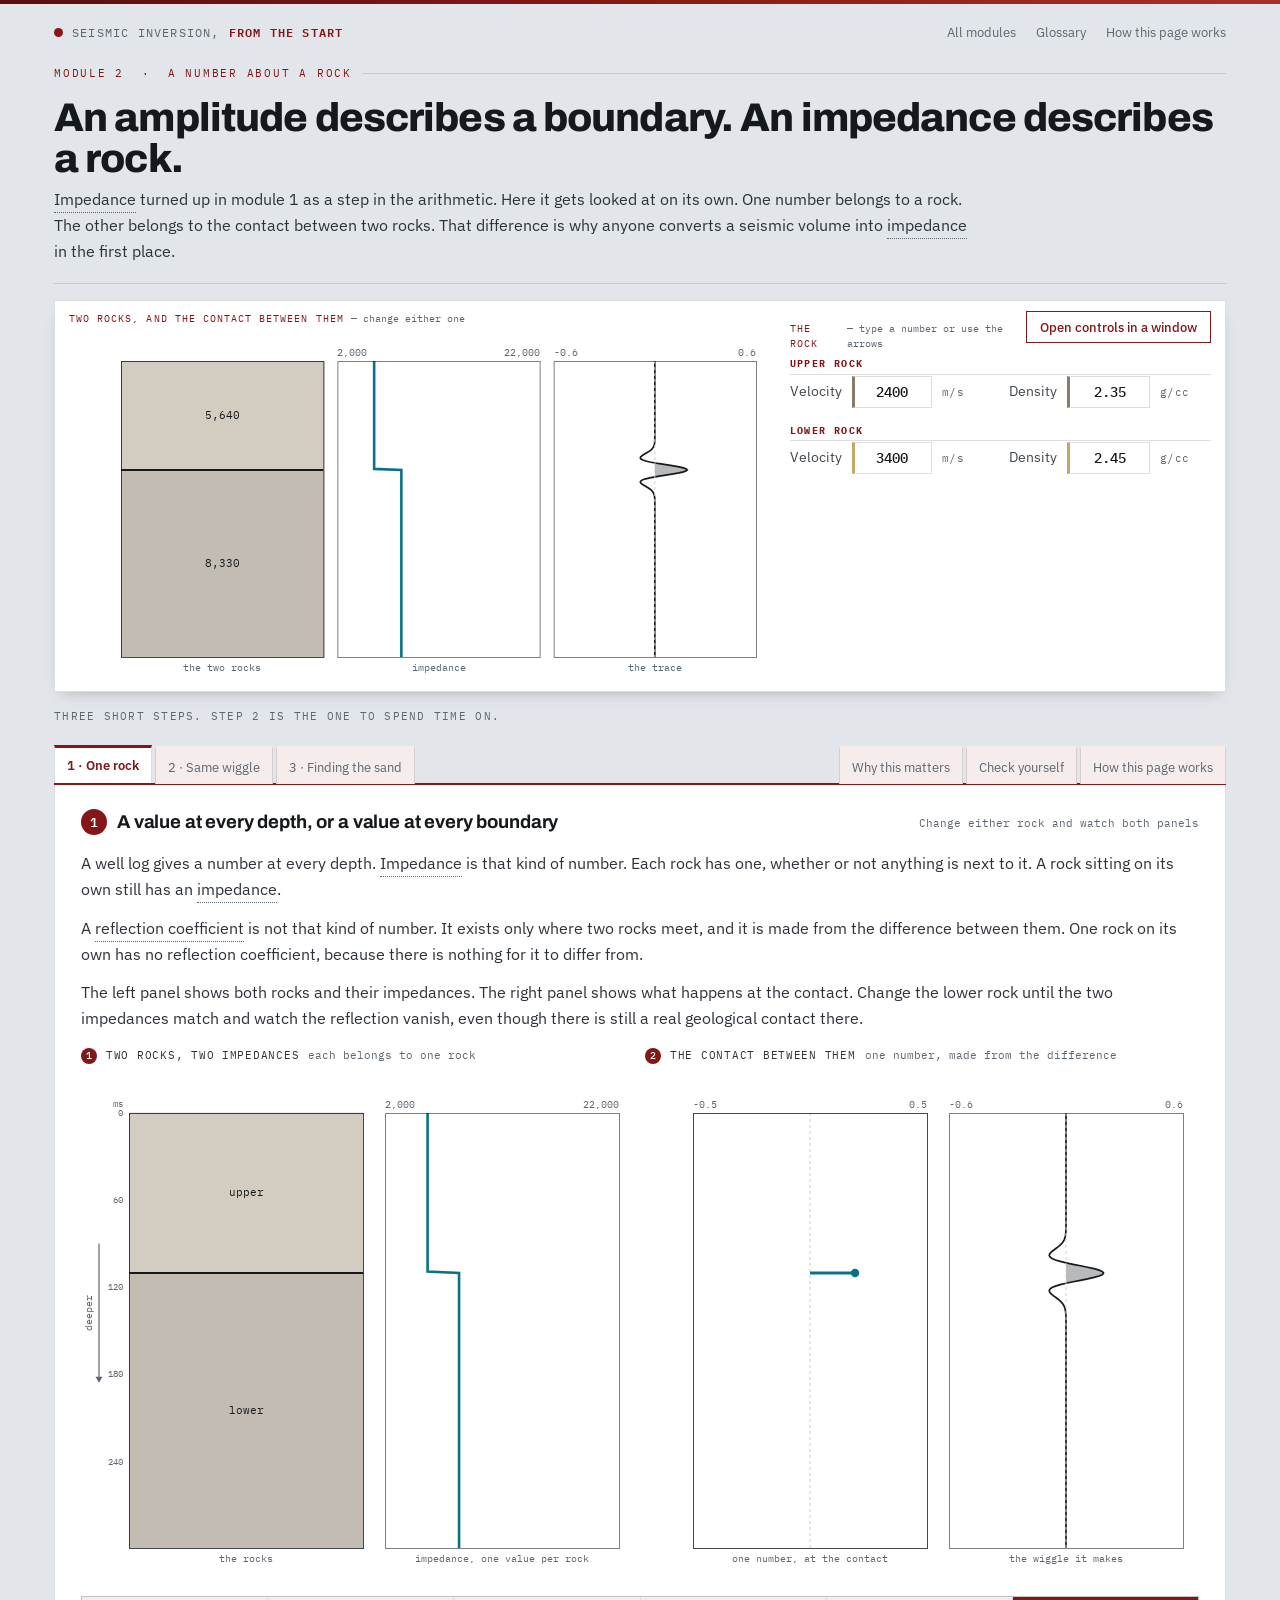
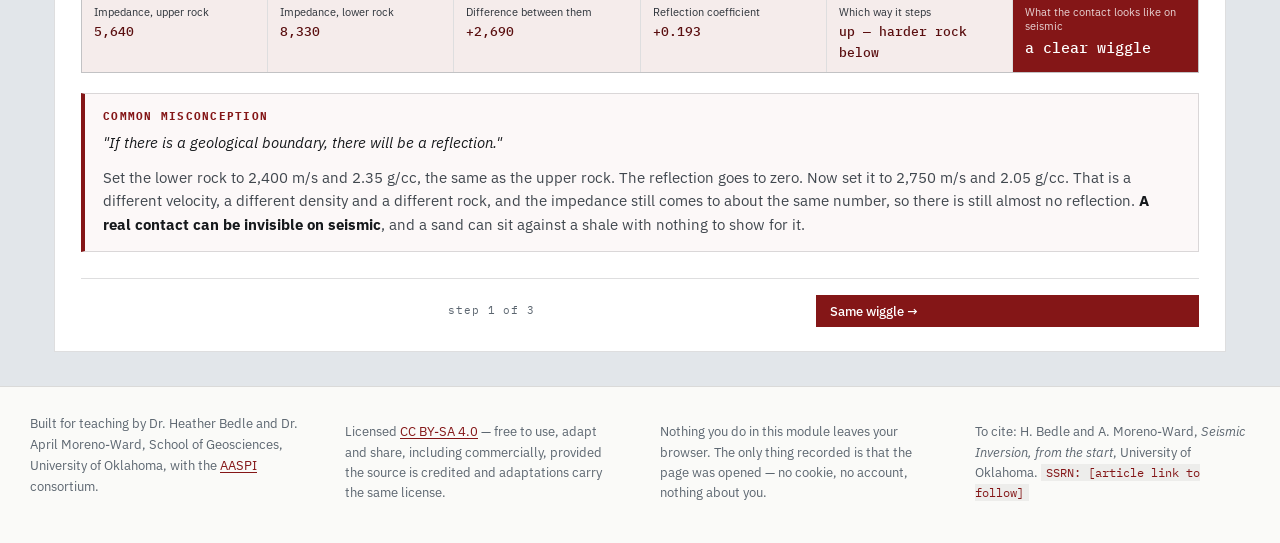
<file: modules/02-a-number-about-a-rock.html>
<!DOCTYPE html>
<html lang="en">
<head>
<meta charset="utf-8">
<meta name="viewport" content="width=device-width, initial-scale=1">
<title>2 · A number about a rock | Seismic Inversion, from the start</title>
<meta name="description" content="An amplitude describes a boundary between two rocks. An impedance describes one rock. Two different pairs of rocks can give exactly the same reflection, which is why a geologist would rather have the impedance.">
<link rel="preconnect" href="https://fonts.googleapis.com">
<link rel="preconnect" href="https://fonts.gstatic.com" crossorigin>
<link href="https://fonts.googleapis.com/css2?family=Archivo:wght@600;700;800&family=IBM+Plex+Mono:wght@400;500&family=IBM+Plex+Sans:wght@400;500;600&display=swap" rel="stylesheet">
<link rel="stylesheet" href="../assets/style.css">
</head>
<body>

<div class="wrap">
  <header class="masthead">
    <a class="brand" href="../index.html"><span class="dot"></span>Seismic inversion, <b>from the start</b></a>
    <nav>
      <a href="../index.html">All modules</a>
      <a href="../glossary.html">Glossary</a>
      <a href="#pm">How this page works</a>
    </nav>
  </header>

  <div class="mod-head">
    <p class="eyebrow">Module 2 &nbsp;·&nbsp; A number about a rock</p>
    <h1>An amplitude describes a boundary. An impedance describes a rock.</h1>
    <p class="sub">Impedance turned up in module 1 as a step in the arithmetic. Here it gets looked at on
      its own. One number belongs to a rock. The other belongs to the contact between two rocks. That difference is why anyone converts a seismic volume into impedance in the first place.</p>
  </div>

  <div class="labhead">
    <div class="labgrid">
      <div>
        <p class="cap">Two rocks, and the contact between them <span>&mdash; change either one</span></p>
        <canvas id="cHead" aria-label="Two rock layers with their impedances, and the reflection at the boundary between them"></canvas>
      </div>
      <div>
        <p class="cap">The rock <span>&mdash; type a number or use the arrows</span></p>
        <div class="controls" id="mainControls">
          <div class="ctl-col">
            <h2>Upper rock</h2>
            <div class="numrow layer-a">
              <label for="vp1">Velocity</label>
              <input type="number" id="vp1" data-key="vp1" min="1500" max="6000" step="50" value="2400">
              <span class="unit">m/s</span>
            </div>
            <div class="numrow layer-a">
              <label for="rho1">Density</label>
              <input type="number" id="rho1" data-key="rho1" min="1.6" max="3.0" step="0.05" value="2.35">
              <span class="unit">g/cc</span>
            </div>

            <h2>Lower rock</h2>
            <div class="numrow layer-b">
              <label for="vp2">Velocity</label>
              <input type="number" id="vp2" data-key="vp2" min="1500" max="6000" step="50" value="3400">
              <span class="unit">m/s</span>
            </div>
            <div class="numrow layer-b">
              <label for="rho2">Density</label>
              <input type="number" id="rho2" data-key="rho2" min="1.6" max="3.0" step="0.05" value="2.45">
              <span class="unit">g/cc</span>
            </div>

            <div class="modbar" style="margin-top:14px">
              <button class="btn ghost small reset" id="resetBtn" type="button">Reset the rock</button>
              <button class="btn ghost small" id="copyBtn" type="button">Copy link to this setup</button>
            </div>
          </div>
        </div>
      </div>
    </div>
  </div>

  <p class="tabhint">Three short steps. Step 2 is the one to spend time on.</p>

  <nav class="tabs" id="tabs" role="tablist" aria-label="Module steps">
    <button role="tab" data-tab="p1" aria-selected="false">1 · One rock</button>
    <button role="tab" data-tab="p2" aria-selected="false">2 · Same wiggle</button>
    <button role="tab" data-tab="p3" aria-selected="false">3 · Finding the sand</button>
    <span class="gap"></span>
    <span class="tabs-meta">
  <button role="tab" data-tab="pw" aria-selected="false">Why this matters</button>
      <button role="tab" data-tab="pc" aria-selected="false">Check yourself</button>
      <button role="tab" data-tab="pm" aria-selected="false">How this page works</button>
    </span>
  </nav>

  <!-- =============================== STEP 1 =============================== -->
  <section class="tabpane" id="p1" role="tabpanel" hidden>
    <div class="plot-head">
      <h3><span class="stepno">1</span>A value at every depth, or a value at every boundary</h3>
      <span class="hint">Change either rock and watch both panels</span>
    </div>

    <p class="lede">A well log gives a number at every depth. Impedance is that kind of number. Each rock has one, whether or not anything is next to it. A rock sitting on its own still has an
      impedance.</p>

    <p class="lede">A reflection coefficient is not that kind of number. It exists only where two rocks
      meet, and it is made from the difference between them. One rock on its own has no reflection
      coefficient, because there is nothing for it to differ from.</p>

    <p class="lede">The left panel shows both rocks and their impedances. The right panel shows what
      happens at the contact. Change the lower rock until the two impedances match and watch the
      reflection vanish, even though there is still a real geological contact there.</p>

    <div class="sec-row" id="row1">
      <div class="panel-col">
        <p class="sublabel"><b>1</b> Two rocks, two impedances
          <span class="note">each belongs to one rock</span></p>
        <canvas id="c1a" aria-label="The two rock layers with their impedance values"></canvas>
      </div>
      <div class="panel-col">
        <p class="sublabel"><b>2</b> The contact between them
          <span class="note">one number, made from the difference</span></p>
        <canvas id="c1b" aria-label="The reflection coefficient at the boundary and the wiggle it produces"></canvas>
      </div>
    </div>

    <div class="stats" style="margin-top:14px">
      <div class="stat"><span>Impedance, upper rock</span><b id="s1a">&mdash;</b></div>
      <div class="stat"><span>Impedance, lower rock</span><b id="s1b">&mdash;</b></div>
      <div class="stat"><span>Difference between them</span><b id="s1c">&mdash;</b></div>
      <div class="stat"><span>Reflection coefficient</span><b id="s1d">&mdash;</b></div>
      <div class="stat"><span>Which way it steps</span><b id="s1e">&mdash;</b></div>
      <div class="stat key"><span>What the contact looks like on seismic</span><b id="s1f">&mdash;</b></div>
    </div>

    <div class="miscon">
      <h4>Common misconception</h4>
      <p class="said">"If there is a geological boundary, there will be a reflection."</p>
      <p class="fix">Set the lower rock to 2,400 m/s and 2.35 g/cc, the same as the upper rock. The
        reflection goes to zero. Now set it to 2,750 m/s and 2.05 g/cc. That is a different velocity, a different
        density and a different rock, and the impedance still comes to about the same number, so there
        is still almost no reflection. <b>A real contact can be invisible on seismic</b>, and a sand can sit
        against a shale with nothing to show for it.</p>
    </div>
  </section>

  <!-- =============================== STEP 2 =============================== -->
  <section class="tabpane" id="p2" role="tabpanel" hidden>
    <div class="plot-head">
      <h3><span class="stepno">2</span>The same wiggle from different rocks</h3>
      <span class="hint">Move the multiplier and watch the two traces stay identical</span>
    </div>

    <p class="lede">The second pair of rocks on the control panel is your pair with both impedances
      multiplied by the same number. Set the multiplier to 1.8 and the second pair is 80 percent harder
      than the first, top and bottom.</p>

    <p class="lede">Those are plainly different rocks. The panels show the two pairs side by side, with
      the trace each one produces. The traces are identical, and the readouts give the difference between
      them, which stays at zero however far you move the multiplier.</p>

    <p class="lede">The reason is in the arithmetic. A reflection coefficient is the difference in
      impedance divided by the sum. Multiply both impedances by the same number and the difference and
      the sum both grow by that number, so the answer does not change at all. <b>An amplitude tells you
      about the ratio between two rocks, not about either one.</b></p>

    <div class="sec-row" id="row2">
      <div class="panel-col">
        <p class="sublabel"><b>1</b> Two different pairs of rocks
          <span class="note">yours on the left, multiplied on the right</span></p>
        <canvas id="c2a" aria-label="Two pairs of rocks with different impedances shown side by side"></canvas>
      </div>
      <div class="panel-col">
        <p class="sublabel"><b>2</b> The traces they produce
          <span class="note">the second is drawn over the first</span></p>
        <canvas id="c2b" aria-label="The seismic traces from both pairs, which lie on top of each other"></canvas>
      </div>
    </div>

    <div class="controls" id="multControls" style="margin-bottom:14px">
      <div class="ctl-col">
        <h2>The second pair of rocks</h2>
            <div class="ctl">
              <label for="mult">Both of them, multiplied by
                <span class="val" id="multV">1.80&times;</span></label>
              <input type="range" data-key="mult" id="mult" min="0.5" max="2.5" step="0.05" value="1.80">
            </div>
      </div>
    </div>

    <div class="stats" style="margin-top:14px">
      <div class="stat"><span>Your pair</span><b id="s2a">&mdash;</b></div>
      <div class="stat"><span>The multiplied pair</span><b id="s2b">&mdash;</b></div>
      <div class="stat"><span>Reflection, your pair</span><b id="s2c">&mdash;</b></div>
      <div class="stat"><span>Reflection, multiplied pair</span><b id="s2d">&mdash;</b></div>
      <div class="stat key"><span>Difference between the two traces</span><b id="s2e">&mdash;</b></div>
      <div class="stat wide"><span>What an amplitude is telling you</span><b id="s2f">&mdash;</b></div>
    </div>

    <div class="whymatters">
      <h4>Why this matters</h4>
      <p>Amplitude maps are everywhere in interpretation, and this is their limit. A bright spot says
        two rocks differ by a large ratio. It does not say which two rocks, or what either of them is.
        An impedance volume answers a question an amplitude map cannot: what is this rock.</p>
    </div>
  </section>

  <!-- =============================== STEP 3 =============================== -->
  <section class="tabpane" id="p3" role="tabpanel" hidden>
    <div class="plot-head">
      <h3><span class="stepno">3</span>Finding the sand</h3>
      <span class="hint">Same layers, two displays. Try each one</span>
    </div>

    <p class="lede">Here is a stack of six layers with one soft sand in it. The left panel is the trace a
      survey would record. The right panel is the impedance of the same rock. The sand is in the same
      place on both.</p>

    <p class="lede">On the trace, look for the sand. You will find two wiggles, one at its top and one at
      its base, with nothing between them, and the same kind of pair at every other contact in the
      section. Nothing marks out which pair is the sand.</p>

    <p class="lede">Now drag the <b>wavelet frequency</b> control from one end to the other. The sand is
      24 ms thick. At 15 Hz its top and its base are well inside one wavelet of each other, so
      their reflections overlap and what arrives is a single event. The sand is one wiggle, and nothing
      about that wiggle says how thick the bed under it is. Drag up past about 45 Hz and the same two
      reflections pull apart into two events a reader could pick separately.</p>

    <p class="lede">While that happens, watch the impedance panel beside it. The block does not change at
      all — same top, same base, same value, at every frequency. The trace is showing the rock through a
      wavelet and the wavelet is what changed. Module 3 takes this apart properly; here it is the
      sharpest reason to want the right-hand display.</p>

    <p class="lede">On the impedance, the sand is a block that sits lower than everything around it. You
      can point at it, measure how thick it is, and read a number off it that could be compared with a
      well. Move the <b>how soft the sand is</b> control and watch what each display does.</p>

    <div class="sec-row" id="row3">
      <div class="panel-col">
        <p class="sublabel"><b>1</b> What the survey records
          <span class="note">contacts, not layers</span></p>
        <canvas id="c3a" aria-label="The seismic trace through the layered section"></canvas>
      </div>
      <div class="panel-col">
        <p class="sublabel"><b>2</b> The impedance of the same rock
          <span class="note">layers, with values</span></p>
        <canvas id="c3b" aria-label="The impedance of the same layered section, with the sand marked"></canvas>
      </div>
    </div>

    <div class="controls" id="sandControls" style="margin-top:14px">
      <div class="ctl-col">
        <h2>The sand</h2>
        <div class="ctl">
          <label for="soft">How soft it is <span class="val" id="softV">28%</span></label>
          <input type="range" data-key="soft" id="soft" min="0" max="45" step="1" value="28">
        </div>
        <div class="ctl">
          <label for="fr">Wavelet frequency <span class="val" id="frV">32 Hz</span></label>
          <input type="range" data-key="fr" id="fr" min="12" max="70" step="1" value="32">
        </div>
      </div>
    </div>

    <div class="stats" style="margin-top:14px">
      <div class="stat"><span>Impedance of the sand</span><b id="s3a">&mdash;</b></div>
      <div class="stat"><span>Impedance of the shale around it</span><b id="s3b">&mdash;</b></div>
      <div class="stat"><span>Wiggles on the trace</span><b id="s3c">&mdash;</b></div>
      <div class="stat"><span>Wiggles belonging to the sand</span><b id="s3d">&mdash;</b></div>
      <div class="stat key"><span>Strongest wiggle on the trace</span><b id="s3e">&mdash;</b></div>
      <div class="stat"><span>The sand, and where it tunes</span><b id="s3g">&mdash;</b></div>
      <div class="stat wide"><span>What each display lets you do</span><b id="s3f">&mdash;</b></div>
    </div>

    <div class="miscon">
      <h4>Common misconception</h4>
      <p class="said">"The brightest reflection is the most interesting rock."</p>
      <p class="fix">Leave the sand at its default softness and read the strongest-wiggle line below.
        It names the top of the limestone, not the sand, because the limestone sits against a much
        bigger contrast than the sand does. The sand only wins once you soften it past about a third.
        <b>Amplitude ranks contacts by how different the two rocks are, not by how much anyone cares
        about them.</b> That mismatch is the problem inversion exists to fix.</p>
    </div>

    <div class="whymatters">
      <h4>Why this matters</h4>
      <p>A geologist thinks in layers with properties: this is a sand, it is fifteen meters thick, it
        has this porosity. An amplitude section shows contacts between layers, which is the wrong shape
        of information for that question. Impedance is the right shape, which is why turning one into
        the other is worth the trouble.</p>
    </div>
  </section>

  <!-- ============================ WHY IT MATTERS =========================== -->
  <section class="tabpane" id="pw" role="tabpanel" hidden>
    <div class="plot-head">
      <h3><span class="stepno ref">W</span>Why this matters</h3>
      <span class="hint">What the module is for</span>
    </div>
    <p class="lede">Three things follow from impedance being a property of a rock.</p>
    <p class="lede"><b>It can be tied to a well.</b> A well gives velocity and density at every depth,
      so it gives impedance at every depth. An inverted volume and a well log hold the same quantity and
      can be laid side by side. An amplitude and a well log do not.</p>
    <p class="lede"><b>It can be mapped and compared.</b> An impedance value in one place means the same
      thing as an impedance value in another. Amplitudes depend on what happens to sit next to what, so
      comparing them across a survey is harder than it looks.</p>
    <p class="lede"><b>It can be turned into geology.</b> Porosity and lithology relationships are
      fitted against impedance at wells, and then applied to an impedance volume. That sequence does not
      start from an amplitude.</p>
    <p class="lede">None of this makes amplitude useless. It is what was recorded, and everything else
      is derived from it. The point is that it answers a question about pairs of rocks when the question
      you usually have is about one rock.</p>
  </section>

  <!-- ============================ CHECK YOURSELF =========================== -->
  <section class="tabpane" id="pc" role="tabpanel" hidden>
    <div class="plot-head">
      <h3><span class="stepno ref">C</span>Check yourself</h3>
      <span class="hint">Four questions. Wrong answers are the useful ones</span>
    </div>

    <ol class="check" id="checkList">
      <li data-q="q1" data-right="b">
        <p class="qtext">A sandstone has an impedance of 6,200. What does that number describe?</p>
        <div class="opts">
          <button class="opt" data-opt="a" type="button">The contact at the top of the sandstone</button>
          <button class="opt" data-opt="b" type="button">The sandstone itself</button>
          <button class="opt" data-opt="c" type="button">The difference from the rock above it</button>
        </div>
        <p class="why" hidden><b>The sandstone itself.</b> Impedance belongs to a rock the way porosity
          or density does. It has a value whether or not there is anything next to it. The contact at
          its top has a different kind of number, a reflection coefficient, and that one needs two rocks
          before it means anything.</p>
      </li>

      <li data-q="q2" data-right="c">
        <p class="qtext">Pair A is 4,000 over 6,000. Pair B is 8,000 over 12,000. How do their
          reflections compare?</p>
        <div class="opts">
          <button class="opt" data-opt="a" type="button">B reflects twice as strongly</button>
          <button class="opt" data-opt="b" type="button">B reflects more, but not twice as much</button>
          <button class="opt" data-opt="c" type="button">They reflect exactly the same</button>
        </div>
        <p class="why" hidden><b>Exactly the same, at 0.200 each.</b> The reflection coefficient is the
          difference divided by the sum. For pair A that is 2,000 over 10,000. For pair B it is 4,000
          over 20,000. Both come to one fifth. Doubling both rocks doubled the difference and the sum
          together, so nothing changed. Step 2 lets you slide this and watch the two traces stay on top
          of each other.</p>
      </li>

      <li data-q="q3" data-right="a">
        <p class="qtext">Two rocks are geologically different but happen to have the same impedance.
          What does the seismic show at the contact?</p>
        <div class="opts">
          <button class="opt" data-opt="a" type="button">Nothing</button>
          <button class="opt" data-opt="b" type="button">A weak reflection</button>
          <button class="opt" data-opt="c" type="button">A reflection with reversed polarity</button>
        </div>
        <p class="why" hidden><b>Nothing at all.</b> The wave carries straight on as though the contact
          were not there. This happens in real sections. A sand can sit against a shale with no
          reflection to mark it, because a faster rock that is also less dense can end up with the same
          impedance as a slower, denser one. The geology is still there. The seismic just has nothing to
          say about it.</p>
      </li>

      <li data-q="q4" data-right="c">
        <p class="qtext">Why would an interpreter want an impedance volume rather than the amplitude
          volume it was made from?</p>
        <div class="opts">
          <button class="opt" data-opt="a" type="button">It has better resolution</button>
          <button class="opt" data-opt="b" type="button">It contains more data</button>
          <button class="opt" data-opt="c" type="button">It describes layers rather than contacts</button>
        </div>
        <p class="why" hidden><b>It describes layers rather than contacts.</b> It does not hold more data,
          and it does not have better resolution. The impedance was made from the amplitude, so it
          cannot contain anything the amplitude did not have, and later modules show it actually needs help from outside the
          seismic. What changes is the shape of the information. Layers with values are what a geologist
          can tie to a well, map, and turn into porosity.</p>
      </li>
    </ol>

    <div class="whymatters">
      <h4>If question 2 surprised you</h4>
      <p>Go to step 2 and move the multiplier slowly from 0.5 to 2.5 with the trace-difference readout in
        view. It stays at zero the whole way. That single fact is the reason this module exists.</p>
    </div>
  </section>

  <!-- =============================== METHOD =============================== -->
  <section class="tabpane" id="pm" role="tabpanel" hidden>
    <div class="plot-head">
      <h3><span class="stepno ref">M</span>How this page works</h3>
      <span class="hint">The arithmetic, and what it leaves out</span>
    </div>

    <p class="lede"><b>Everything on this page is computed while you watch</b>, in your browser. The
      functions are in <code>assets/physics.js</code> and each is a few lines long.</p>

    <p class="lede"><b>The arithmetic.</b> Impedance is velocity times density. The reflection
      coefficient at a contact is the difference in impedance divided by the sum. The second pair in
      step 2 is made by multiplying both impedances by the slider value, which is why its reflection is
      identical to the first pair's. The multiplier cancels top and bottom.</p>

    <p class="lede"><b>The layer stack in step 3</b> is six layers of plausible clastic-section
      impedances with a soft sand near the middle and a hard limestone at the base. The values are made
      up rather than taken from a well, because a made-up section can be changed while you watch.</p>

    <p class="lede"><b>Where this page simplifies.</b></p>
    <ul class="lede" style="padding-left:20px">
      <li><b>The wave arrives straight down.</b> Real reflections change with angle, which is a whole
        subject of its own and is not needed here.</li>
      <li><b>The wavelet is symmetrical and known exactly.</b> Real wavelets are neither.</li>
      <li><b>No noise, no multiples, no absorption.</b> Nothing arrives that did not reflect once.</li>
      <li><b>Impedance here is the acoustic one</b>, made from P velocity and density. Rocks also have a
        shear impedance, which carries different information and belongs in the advanced set.</li>
      <li><b>Getting an impedance from a real trace is much harder than reading it off this page.</b>
        Modules 3 to 6 are about why.</li>
      <li><b>The impedance axis in step 2 is fixed and does not stretch to hold everything.</b> Hard
        rock at a large multiplier runs off the top of it, and the panel says so rather than pinning the
        curve against the edge and letting it look as though it had stopped moving. The reflection
        coefficients and the traces are unaffected: they are what the step is about, and they never
        leave their own axes.</li>
    </ul>

    <details class="instr">
      <summary>Instructor notes</summary>
      <div class="instr-body">
        <h5>Learning objectives</h5>
        <ul>
          <li>State that impedance is a property of one rock and a reflection coefficient is a property
            of a pair.</li>
          <li>Show that scaling both impedances leaves the reflection unchanged.</li>
          <li>Give a reason why a real geological contact might produce no reflection.</li>
          <li>Say what an impedance volume allows that an amplitude volume does not.</li>
        </ul>

        <h5>Summary</h5>
        <p>An amplitude carries the ratio between two rocks. An impedance carries the rock. That is what an inversion converts one into the other for.</p>

        <h5>Suggested discussion questions</h5>
        <ul>
          <li>You map a bright amplitude across a prospect. List three things other than hydrocarbons
            that could cause it.</li>
          <li>A well finds a good sand that produced no reflection. What happened, and what would you
            do differently on the next well?</li>
          <li>Why can amplitudes be difficult to compare between two surveys, when impedances are
            easier?</li>
        </ul>

        <h5>Common misconceptions this page addresses</h5>
        <ul>
          <li>That a geological boundary always makes a reflection.</li>
          <li>That the brightest reflection marks the most interesting rock.</li>
        </ul>

        <h5>Approximate completion time</h5>
        <p>Fifteen minutes. Step 2 is the one to do together if you are short of time: the multiplier
          moving while the traces stay identical is the whole argument in one gesture.</p>
      </div>
    </details>
  </section>

  <section class="nextup" id="nextup" hidden>
    <p class="eyebrow">Next up</p>
    <h3>3 · What the wavelet does</h3>
    <p>If impedance is what a geologist wants, why not read it straight off the trace? Because the trace is the rock seen through a wavelet. The next module is about what that wavelet does to a thin bed.</p>
    <a class="btn" href="03-what-the-wavelet-does.html">Go to module 3 →</a>
    <a class="btn ghost" href="../index.html">All modules</a>
  </section>

  <div class="pager" id="pager" hidden>
    <a class="btn ghost" href="01-rock-makes-seismic.html">← Module 1: rock makes seismic</a>
    <a class="btn ghost" href="03-what-the-wavelet-does.html">Module 3: what the wavelet does →</a>
  </div>

  <footer>
    <div class="foot-grid">
      <p>Built for teaching by Dr. Heather Bedle and Dr. April Moreno-Ward, School of Geosciences,
        University of Oklahoma, with the
        <a href="https://www.ou.edu/mcee/labs/aaspi">AASPI</a> consortium.</p>
      <p class="lic">Licensed <a href="https://creativecommons.org/licenses/by-sa/4.0/">CC BY-SA 4.0</a>
        — free to use, adapt and share, including commercially, provided the source is credited and
        adaptations carry the same license.</p>
      <p class="lic">Nothing you do in this module leaves your browser. The only thing recorded is that
        the page was opened — no cookie, no account, nothing about you.</p>
      <p class="lic">To cite: H. Bedle and A. Moreno-Ward, <i>Seismic Inversion, from the start</i>,
        University of Oklahoma. <span class="k">SSRN: [article link to follow]</span></p>
    </div>
  </footer>
</div>

<script src="../assets/count.js"></script>
<script src="../assets/glossary.js"></script>
<script src="../assets/panelout.js"></script>
<script src="../assets/seismic.js"></script>
<script src="../assets/physics.js"></script>
<script src="../assets/panels.js"></script>
<script>
(function () {
  'use strict';

  if (typeof SEIS === 'undefined' || typeof PHYS === 'undefined') {
    const el = document.createElement('div');
    el.setAttribute('style', 'background:#841617;color:#fff;padding:14px 18px;font:14px/1.5 monospace');
    el.textContent = 'This module needs assets/seismic.js and assets/physics.js.';
    const w = document.querySelector('.wrap');
    (w || document.body).insertBefore(el, w ? w.firstChild : null);
    return;
  }

  const $ = (id) => document.getElementById(id);
  const visible = (id) => { const el = $(id); return el && !el.hidden; };
  const set = (id, v) => { const el = $(id); if (el) el.textContent = v; };
  const CRIM = '#841617', TEAL = '#0B7285', SLATE = '#5C6670', INK = '#16191C';
  const GRID = '#C9CDD2';

  const DEF = {
    vp1: 2400, rho1: 2.35, vp2: 3400, rho2: 2.45,
    mult: 1.80, soft: 28, fr: 32, tab: 'p1',
  };
  const S = SEIS.readState(DEF);
  (function sanitize() {
    const num = (k, lo, hi) => {
      let v = Number(S[k]);
      if (!isFinite(v)) v = DEF[k];
      S[k] = Math.min(hi, Math.max(lo, v));
    };
    num('vp1', 1500, 6000); num('vp2', 1500, 6000);
    num('rho1', 1.6, 3.0); num('rho2', 1.6, 3.0);
    num('mult', 0.5, 2.5); num('soft', 0, 45); num('fr', 12, 70);
  })();
  const saveState = () => SEIS.writeState(S, DEF);
  if ($('copyBtn')) $('copyBtn').addEventListener('click', (e) => SEIS.copyLink(e.currentTarget));

  const DT = 0.001, NT = 300, T0 = 0;
  const BND = 0.110;                         // the single contact, in seconds

  // Exactly one place converts a time into a y position.
  const yOf = (t, R) => R.y + ((t - T0) / ((NT - 1) * DT)) * R.h;
  const yAt = (i, R) => yOf(T0 + i * DT, R);

  /* Fixed axes, wide enough to hold the multiplied pair as well as yours. */
  const AX = {
    z:    [2000, 22000],
    zsec: [4000, 14000],
    rc:   [-0.5, 0.5],
    amp:  [-0.6, 0.6],
  };

  const fmt0 = (v) => Math.round(v).toLocaleString();
  const fmt3 = (v) => (v >= 0 ? '+' : '') + v.toFixed(3);

  // The six-layer section in step 3. Shale with a soft sand in it and a hard
  // limestone at the base, in the order a clastic section usually arrives.
  const SECTION = [
    { name: 'shale',     t0: 0.000, t1: 0.048, z: 8600 },
    { name: 'silt',      t0: 0.048, t1: 0.092, z: 9400 },
    { name: 'shale',     t0: 0.092, t1: 0.132, z: 8900 },
    { name: 'sand',      t0: 0.132, t1: 0.156, z: 8900 },   // softened below
    { name: 'shale',     t0: 0.156, t1: 0.232, z: 9100 },
    { name: 'limestone', t0: 0.232, t1: 0.400, z: 13400 },
  ];
  const SAND_INDEX = 3;

  let D = {};

  function recompute() {
    D.z1 = PHYS.impedance(S.vp1, S.rho1);
    D.z2 = PHYS.impedance(S.vp2, S.rho2);
    D.diff = D.z2 - D.z1;
    D.rc = PHYS.reflectionCoefficient(D.z1, D.z2);

    D.mult = Number(S.mult);
    D.mz1 = D.z1 * D.mult;
    D.mz2 = D.z2 * D.mult;
    D.mrc = PHYS.reflectionCoefficient(D.mz1, D.mz2);

    // Impedance is velocity times density, so a pair of impedances is enough to
    // build a trace: hold density at 1 and let the impedance be the velocity.
    const pair = (za, zb) => ([
      { t0: T0, t1: BND, vp: za, density: 1 },
      { t0: BND, t1: 999, vp: zb, density: 1 },
    ]);
    const opts = { t0: T0, dt: DT, n: NT, frequency: 32 };
    D.traceA = PHYS.syntheticTrace(pair(D.z1, D.z2), opts).trace;
    D.traceB = PHYS.syntheticTrace(pair(D.mz1, D.mz2), opts).trace;
    D.zA = PHYS.impedanceSeries(pair(D.z1, D.z2), T0, DT, NT);
    D.zB = PHYS.impedanceSeries(pair(D.mz1, D.mz2), T0, DT, NT);

    // How far apart the two traces are, in the traces' own units.
    D.traceGap = PHYS.misfit(D.traceA, D.traceB);
    D.traceScale = PHYS.rms(D.traceA) || 1;

    /* --- step 3 ---------------------------------------------------------- */
    D.soft = Math.round(S.soft);
    D.fr = Math.round(S.fr);
    const layers = SECTION.map((L, k) => ({
      t0: L.t0, t1: L.t1,
      vp: k === SAND_INDEX ? L.z * (1 - D.soft / 100) : L.z,
      density: 1,
    }));
    D.secLayers = layers;
    D.sandZ = layers[SAND_INDEX].vp;
    D.shaleZ = layers[SAND_INDEX - 1].vp;
    const sout = PHYS.syntheticTrace(layers, { t0: T0, dt: DT, n: NT, frequency: D.fr });
    D.secTrace = sout.trace;
    D.secRefl = sout.reflectivity;
    D.secZ = PHYS.impedanceSeries(layers, T0, DT, NT);

    // Which contact gives the strongest wiggle, and does it belong to the sand?
    let best = 0, bestI = -1;
    for (let i = 0; i < NT; i++) {
      if (Math.abs(D.secRefl[i]) > best) { best = Math.abs(D.secRefl[i]); bestI = i; }
    }
    D.bestRC = best;
    const bt = T0 + bestI * DT;
    D.bestName = 'a contact';
    for (let k = 1; k < layers.length; k++) {
      if (Math.abs(bt - SECTION[k].t0) < 0.003) {
        // the top of one layer is the base of the one above it; name it after
        // the sand where that is the clearer description
        D.bestName = (k - 1 === SAND_INDEX)
          ? 'base of the sand'
          : 'top of the ' + SECTION[k].name;
      }
    }
    D.bestIsSand = /sand/.test(D.bestName);
    D.nContacts = SECTION.length - 1;

    D.cache = {};
  }

  /* --- drawing helpers ---------------------------------------------------- */

  function panel(id, hRatio) {
    const c = $(id);
    if (!c || !c.parentElement) return null;
    const cs = window.getComputedStyle(c.parentElement);
    const w = c.parentElement.clientWidth
            - parseFloat(cs.paddingLeft || 0) - parseFloat(cs.paddingRight || 0);
    const h = Math.max(240, Math.round(w * (hRatio || 0.8)));
    const ctx = SEIS.fitCanvas(c, w, h);
    ctx.clearRect(0, 0, w, h);
    return { ctx, w, h };
  }

  // Time down the side, so a student can see which way the panels run.
  function timeScale(ctx, rect, withUnits) {
    const ticks = [];
    for (let ms = 0; ms <= 280; ms += 60) {
      ticks.push({ pos: ms / ((NT - 1) * 1000 * DT), label: String(ms) });
    }
    PANEL.sideScale(ctx, rect, ticks, withUnits ? 'ms' : '');
  }

  function trackLabel(ctx, rect, label, rng, fmt) {
    SEIS.frame(ctx, rect);
    ctx.save();
    ctx.font = '10px "IBM Plex Mono", monospace';
    ctx.fillStyle = SLATE; ctx.textAlign = 'center'; ctx.textBaseline = 'top';
    ctx.fillText(label, rect.x + rect.w / 2, rect.y + rect.h + 6);
    if (fmt) {
      ctx.textAlign = 'left'; ctx.fillText(fmt(rng[0]), rect.x, rect.y - 13);
      ctx.textAlign = 'right'; ctx.fillText(fmt(rng[1]), rect.x + rect.w, rect.y - 13);
    }
    ctx.restore();
  }

  function stepCurve(ctx, rect, values, rng, color, width) {
    ctx.save();
    ctx.beginPath(); ctx.rect(rect.x, rect.y, rect.w, rect.h); ctx.clip();
    ctx.strokeStyle = color; ctx.lineWidth = width || 2.2;
    ctx.beginPath();
    for (let i = 0; i < values.length; i++) {
      const f = (values[i] - rng[0]) / (rng[1] - rng[0]);
      const x = rect.x + Math.max(-0.2, Math.min(1.2, f)) * rect.w;
      const y = yAt(i, rect);
      i ? ctx.lineTo(x, y) : ctx.moveTo(x, y);
    }
    ctx.stroke(); ctx.restore();
  }

  /* The axes on this site are fixed on purpose: a student watching a curve move
     should not have the scale moving underneath it. The cost is that a curve
     can be asked to go somewhere the panel does not reach — the hardest rock
     the controls allow, multiplied by 2.5, is twice the top of this axis — and
     a curve clipped against the edge looks like a curve that has stopped
     changing. So it is labeled rather than left to be misread. */
  function offScaleNote(ctx, rect, series, rng) {
    let hi = false, lo = false;
    series.forEach((vals) => {
      for (let i = 0; i < vals.length; i++) {
        if (vals[i] > rng[1]) hi = true;
        if (vals[i] < rng[0]) lo = true;
      }
    });
    if (hi) PANEL.tagAt(ctx, rect.x + rect.w - 4, rect.y + 12,
                        'off the scale \u2192', CRIM, 'right');
    if (lo) PANEL.tagAt(ctx, rect.x + 4, rect.y + 12,
                        '\u2190 off the scale', CRIM, 'left');
  }

  function drawWiggle(ctx, rect, trace, rng, color, fill, width) {
    const xm = rect.x + rect.w * (0 - rng[0]) / (rng[1] - rng[0]);
    const xOf = (v) => rect.x + rect.w
      * (Math.max(rng[0], Math.min(rng[1], v)) - rng[0]) / (rng[1] - rng[0]);
    ctx.save();
    ctx.beginPath(); ctx.rect(rect.x, rect.y, rect.w, rect.h); ctx.clip();
    if (fill) {
      ctx.fillStyle = fill;
      ctx.beginPath(); ctx.moveTo(xm, yAt(0, rect));
      for (let i = 0; i < trace.length; i++) ctx.lineTo(Math.max(xm, xOf(trace[i])), yAt(i, rect));
      ctx.lineTo(xm, yAt(trace.length - 1, rect)); ctx.closePath(); ctx.fill();
    }
    ctx.strokeStyle = color; ctx.lineWidth = width || 1.7; ctx.beginPath();
    for (let i = 0; i < trace.length; i++) {
      const x = xOf(trace[i]), y = yAt(i, rect);
      i ? ctx.lineTo(x, y) : ctx.moveTo(x, y);
    }
    ctx.stroke(); ctx.restore();
    SEIS.dashedLine(ctx, xm, rect.y, xm, rect.y + rect.h, GRID, [3, 3], 1);
  }

  // Two blocks of rock with the contact drawn between them.
  function drawPair(ctx, rect, za, zb, labelA, labelB) {
    const yb = yOf(BND, rect);
    const shade = (z) => {
      // harder rock, darker block — a scale that stays put whatever you type
      const f = Math.max(0, Math.min(1, (z - AX.z[0]) / (AX.z[1] - AX.z[0])));
      const g = Math.round(232 - f * 120);
      return 'rgb(' + g + ',' + Math.round(g * 0.97) + ',' + Math.round(g * 0.92) + ')';
    };
    ctx.fillStyle = shade(za); ctx.fillRect(rect.x, rect.y, rect.w, yb - rect.y);
    ctx.fillStyle = shade(zb); ctx.fillRect(rect.x, yb, rect.w, rect.y + rect.h - yb);
    ctx.save();
    ctx.strokeStyle = INK; ctx.lineWidth = 2;
    ctx.beginPath(); ctx.moveTo(rect.x, yb); ctx.lineTo(rect.x + rect.w, yb); ctx.stroke();
    ctx.font = '11px "IBM Plex Mono", monospace';
    ctx.fillStyle = INK; ctx.textAlign = 'center'; ctx.textBaseline = 'middle';
    ctx.fillText(labelA, rect.x + rect.w / 2, (rect.y + yb) / 2);
    ctx.fillText(labelB, rect.x + rect.w / 2, (yb + rect.y + rect.h) / 2);
    ctx.restore();
    SEIS.frame(ctx, rect);
  }

  /* --- the sticky head ---------------------------------------------------- */

  function drawHead() {
    const p = panel('cHead', 0.5); if (!p) return;
    const { ctx, w, h } = p;
    const pad = 52, top = 30, bot = 26, gap = 14;
    const cw = (w - pad - 16 - 2 * gap) / 3;
    const H = h - top - bot;
    const r = (k) => ({ x: pad + k * (cw + gap), y: top, w: cw, h: H });

    drawPair(ctx, r(0), D.z1, D.z2, fmt0(D.z1), fmt0(D.z2));
    trackLabel(ctx, r(0), 'the two rocks', null, null);

    stepCurve(ctx, r(1), D.zA, AX.z, TEAL, 2.6);
    trackLabel(ctx, r(1), 'impedance', AX.z, fmt0);

    drawWiggle(ctx, r(2), D.traceA, AX.amp, INK, 'rgba(22,25,28,.30)');
    trackLabel(ctx, r(2), 'the trace', AX.amp, (v) => v.toFixed(1));
  }

  /* --- step 1 -------------------------------------------------------------- */

  function draw1() {
    const pa = panel('c1a', 0.9);
    if (pa) {
      const { ctx, w, h } = pa;
      const pad = 48, top = 30, gap = 22;
      const cw = (w - pad - 16 - gap) / 2;
      const H = h - top - 34;
      const ra = { x: pad, y: top, w: cw, h: H };
      const rb = { x: pad + cw + gap, y: top, w: cw, h: H };
      timeScale(ctx, ra, true);
      PANEL.downArrow(ctx, ra, 'deeper');
      drawPair(ctx, ra, D.z1, D.z2, 'upper', 'lower');
      trackLabel(ctx, ra, 'the rocks', null, null);
      stepCurve(ctx, rb, D.zA, AX.z, TEAL, 2.6);
      trackLabel(ctx, rb, 'impedance, one value per rock', AX.z, fmt0);
    }
    const pb = panel('c1b', 0.9);
    if (pb) {
      const { ctx, w, h } = pb;
      const pad = 48, top = 30, gap = 22;
      const cw = (w - pad - 16 - gap) / 2;
      const H = h - top - 34;
      const ra = { x: pad, y: top, w: cw, h: H };
      const rb = { x: pad + cw + gap, y: top, w: cw, h: H };
      // the reflection as a single stick at the contact
      const xm = ra.x + ra.w * (0 - AX.rc[0]) / (AX.rc[1] - AX.rc[0]);
      SEIS.dashedLine(ctx, xm, ra.y, xm, ra.y + ra.h, GRID, [3, 3], 1);
      const f = (D.rc - AX.rc[0]) / (AX.rc[1] - AX.rc[0]);
      const x = ra.x + Math.max(0, Math.min(1, f)) * ra.w;
      const y = yOf(BND, ra);
      ctx.save();
      ctx.strokeStyle = D.rc >= 0 ? TEAL : CRIM; ctx.lineWidth = 3;
      ctx.beginPath(); ctx.moveTo(xm, y); ctx.lineTo(x, y); ctx.stroke();
      ctx.fillStyle = D.rc >= 0 ? TEAL : CRIM;
      ctx.beginPath(); ctx.arc(x, y, 4.2, 0, Math.PI * 2); ctx.fill();
      ctx.restore();
      SEIS.frame(ctx, ra);
      trackLabel(ctx, ra, 'one number, at the contact', AX.rc, (v) => v.toFixed(1));
      drawWiggle(ctx, rb, D.traceA, AX.amp, INK, 'rgba(22,25,28,.30)');
      trackLabel(ctx, rb, 'the wiggle it makes', AX.amp, (v) => v.toFixed(1));
    }

    set('s1a', fmt0(D.z1));
    set('s1b', fmt0(D.z2));
    set('s1c', (D.diff >= 0 ? '+' : '') + fmt0(D.diff));
    set('s1d', fmt3(D.rc));
    set('s1e', Math.abs(D.rc) < 0.005 ? 'neither — they are the same'
             : D.rc > 0 ? 'up — harder rock below' : 'down — softer rock below');
    set('s1f', Math.abs(D.rc) < 0.005 ? 'nothing at all, though the contact is real'
             : Math.abs(D.rc) < 0.05 ? 'a faint wiggle' : 'a clear wiggle');
  }

  /* --- step 2 -------------------------------------------------------------- */

  function draw2() {
    const pa = panel('c2a', 0.9);
    if (pa) {
      const { ctx, w, h } = pa;
      const pad = 48, top = 30, gap = 22;
      const cw = (w - pad - 16 - gap) / 2;
      const H = h - top - 34;
      const ra = { x: pad, y: top, w: cw, h: H };
      const rb = { x: pad + cw + gap, y: top, w: cw, h: H };
      drawPair(ctx, ra, D.z1, D.z2, fmt0(D.z1), fmt0(D.z2));
      trackLabel(ctx, ra, 'your pair', null, null);
      drawPair(ctx, rb, D.mz1, D.mz2, fmt0(D.mz1), fmt0(D.mz2));
      trackLabel(ctx, rb, 'multiplied by ' + D.mult.toFixed(2), null, null);
    }
    const pb = panel('c2b', 0.9);
    if (pb) {
      const { ctx, w, h } = pb;
      const pad = 48, top = 30, gap = 22;
      const cw = (w - pad - 16 - gap) / 2;
      const H = h - top - 34;
      const ra = { x: pad, y: top, w: cw, h: H };
      const rb = { x: pad + cw + gap, y: top, w: cw, h: H };
      timeScale(ctx, ra, true);
      stepCurve(ctx, ra, D.zA, AX.z, TEAL, 2.6);
      stepCurve(ctx, ra, D.zB, AX.z, CRIM, 2.2);
      PANEL.quantity(ctx, ra, 'impedance', '(m/s)(g/cc)', AX.z[0], AX.z[1], fmt0);
      PANEL.curveLabel(ctx, ra, D.zA, AX.z, 0.22, 'your pair', TEAL);
      PANEL.curveLabel(ctx, ra, D.zB, AX.z, 0.68, 'multiplied', CRIM);
      offScaleNote(ctx, ra, [D.zA, D.zB], AX.z);
      trackLabel(ctx, ra, 'both pairs of rocks', [0, 0], () => '');
      // the second trace drawn thin over the first, so overlap is obvious
      drawWiggle(ctx, rb, D.traceA, AX.amp, TEAL, 'rgba(11,114,133,.22)', 3.4);
      drawWiggle(ctx, rb, D.traceB, AX.amp, CRIM, null, 1.4);
      PANEL.quantity(ctx, rb, 'the trace', 'amplitude', AX.amp[0], AX.amp[1], (v) => v.toFixed(1));
      PANEL.tagAt(ctx, rb.x + rb.w * 0.5, rb.y + rb.h * 0.14,
                  'the two traces, one line', CRIM, 'left');
      trackLabel(ctx, rb, 'one line — they are identical', [0, 0], () => '');
    }

    set('s2a', fmt0(D.z1) + ' over ' + fmt0(D.z2));
    set('s2b', fmt0(D.mz1) + ' over ' + fmt0(D.mz2));
    set('s2c', fmt3(D.rc));
    set('s2d', fmt3(D.mrc));
    const rel = D.traceGap / D.traceScale;
    set('s2e', rel < 0.0005 ? 'none — they are identical'
                            : (100 * rel).toFixed(2) + '% of the trace');
    set('s2f', 'the ratio between two rocks, not either one');
  }

  /* --- step 3 -------------------------------------------------------------- */

  function draw3() {
    // shared: mark the sand on whichever panel gets it
    const markSand = (ctx, rect) => {
      const y0 = yOf(SECTION[SAND_INDEX].t0, rect);
      const y1 = yOf(SECTION[SAND_INDEX].t1, rect);
      ctx.save();
      ctx.fillStyle = 'rgba(198,166,100,.22)';
      ctx.fillRect(rect.x, y0, rect.w, y1 - y0);
      ctx.font = '10px "IBM Plex Mono", monospace';
      ctx.fillStyle = '#7A6320'; ctx.textAlign = 'right'; ctx.textBaseline = 'middle';
      ctx.fillText('sand', rect.x + rect.w - 6, (y0 + y1) / 2);
      ctx.restore();
    };

    const pa = panel('c3a', 0.9);
    if (pa) {
      const { ctx, w, h } = pa;
      const rect = { x: 50, y: 30, w: w - 70, h: h - 62 };
      drawWiggle(ctx, rect, D.secTrace, AX.amp, INK, 'rgba(22,25,28,.30)');
      trackLabel(ctx, rect, 'the trace — no layer is marked', AX.amp, (v) => v.toFixed(1));
    }
    const pb = panel('c3b', 0.9);
    if (pb) {
      const { ctx, w, h } = pb;
      const rect = { x: 50, y: 30, w: w - 70, h: h - 62 };
      timeScale(ctx, rect, true);
      markSand(ctx, rect);
      stepCurve(ctx, rect, D.secZ, AX.zsec, TEAL, 2.6);
      trackLabel(ctx, rect, 'impedance — the sand is a block', AX.zsec, fmt0);
    }

    set('s3a', fmt0(D.sandZ));
    set('s3b', fmt0(D.shaleZ));
    set('s3c', String(D.nContacts) + ', one per contact');
    /* Whether the sand's top and base arrive as two events a reader could pick
       separately, or as one.

       Two thresholds are in play and they are not the same number. Half a
       wavelet period apart is where the two reflections begin to interfere,
       which is the tuning thickness module 3 builds on, and for this 24 ms bed
       that is about 21 Hz. Pulling apart into two events an interpreter would
       actually pick takes roughly a full period, about 42 Hz here. The readout
       uses the second, because it is the one the student can see happening on
       the panel while dragging the control. */
    const sandMs = (SECTION[SAND_INDEX].t1 - SECTION[SAND_INDEX].t0) * 1000;
    D.tuneHz = Math.round(500 / sandMs);        // where interference starts
    D.splitHz = Math.round(1000 / sandMs);      // where two events are visible
    D.sandResolved = D.fr >= D.splitHz;
    set('s3d', D.soft <= 1
      ? '0 — it matches the shale'
      : (D.sandResolved ? '2 — its top and its base, separately'
                        : '1 — top and base arrive as a single event'));
    set('s3g', fmt0(sandMs) + ' ms thick; two events above about ' + D.splitHz + ' Hz');
    set('s3e', D.bestName + ', at ' + D.bestRC.toFixed(3));
    set('s3f', 'the trace says where things change; the impedance says what they are');
  }

  /* --- check yourself ------------------------------------------------------ */

  (function wireCheck() {
    const list = $('checkList');
    if (!list) return;
    list.addEventListener('click', (ev) => {
      const btn = ev.target.closest('.opt');
      if (!btn) return;
      const li = btn.closest('li');
      const right = li.getAttribute('data-right');
      li.querySelectorAll('.opt').forEach((b) => {
        b.classList.remove('right', 'wrong');
        if (b.getAttribute('data-opt') === right) b.classList.add('right');
      });
      if (btn.getAttribute('data-opt') !== right) btn.classList.add('wrong');
      const why = li.querySelector('.why');
      if (why) why.hidden = false;
    });
  })();

  /* --- wiring -------------------------------------------------------------- */

  function syncControls() {
    ['vp1', 'vp2'].forEach((k) => { const el = $(k); if (el) el.value = Math.round(S[k]); });
    ['rho1', 'rho2'].forEach((k) => {
      const el = $(k); if (el) el.value = Number(S[k]).toFixed(2);
    });
    if ($('mult')) $('mult').value = S.mult;
    set('multV', Number(S.mult).toFixed(2) + '\u00D7');
    if ($('soft')) $('soft').value = S.soft;
    set('softV', Math.round(S.soft) + '%');
    if ($('fr')) $('fr').value = S.fr;
    set('frV', Math.round(S.fr) + ' Hz');
  }

  function drawAll() {
    syncControls();
    drawHead();
    if (visible('p1')) draw1();
    if (visible('p2')) draw2();
    if (visible('p3')) draw3();
  }

  const PANES = ['p1', 'p2', 'p3', 'pw', 'pc', 'pm'];

  function showTab(id) {
    PANES.forEach((q) => { const el = $(q); if (el) el.hidden = q !== id; });
    document.querySelectorAll('#tabs button').forEach((b) => {
      b.setAttribute('aria-selected', b.dataset.tab === id);
    });
    const lab = document.querySelector('.labhead');
    if (lab) lab.hidden = (id === 'pw' || id === 'pc' || id === 'pm');
    const sc = $('sandControls');
    if (sc) sc.hidden = (id !== 'p3');
    const last = (id === 'pc' || id === 'pm');
    if ($('nextup')) $('nextup').hidden = !last;
    if ($('pager')) $('pager').hidden = !last;
    S.tab = id;
    drawAll();
    saveState();
  }
  document.querySelectorAll('#tabs button').forEach((b) => {
    b.addEventListener('click', () => showTab(b.dataset.tab));
  });

  document.addEventListener('input', (ev) => {
    const key = ev.target && ev.target.dataset && ev.target.dataset.key;
    if (!key) return;
    const v = parseFloat(ev.target.value);
    if (!isFinite(v)) return;
    S[key] = v;
    recompute(); drawAll(); saveState();
  });

  if ($('resetBtn')) {
    $('resetBtn').addEventListener('click', () => {
      Object.keys(DEF).forEach((k) => { if (k !== 'tab') S[k] = DEF[k]; });
      recompute(); drawAll(); saveState();
    });
  }

  let rt;
  window.addEventListener('resize', () => { clearTimeout(rt); rt = setTimeout(drawAll, 140); });

  recompute();
  showTab(PANES.indexOf(S.tab) >= 0 ? S.tab : 'p1');
  if (document.fonts && document.fonts.ready) document.fonts.ready.then(drawAll);

  window.__MOD = { S, get D() { return D; }, recompute, drawAll, showTab };
})();
</script>
</body>
</html>
</file>
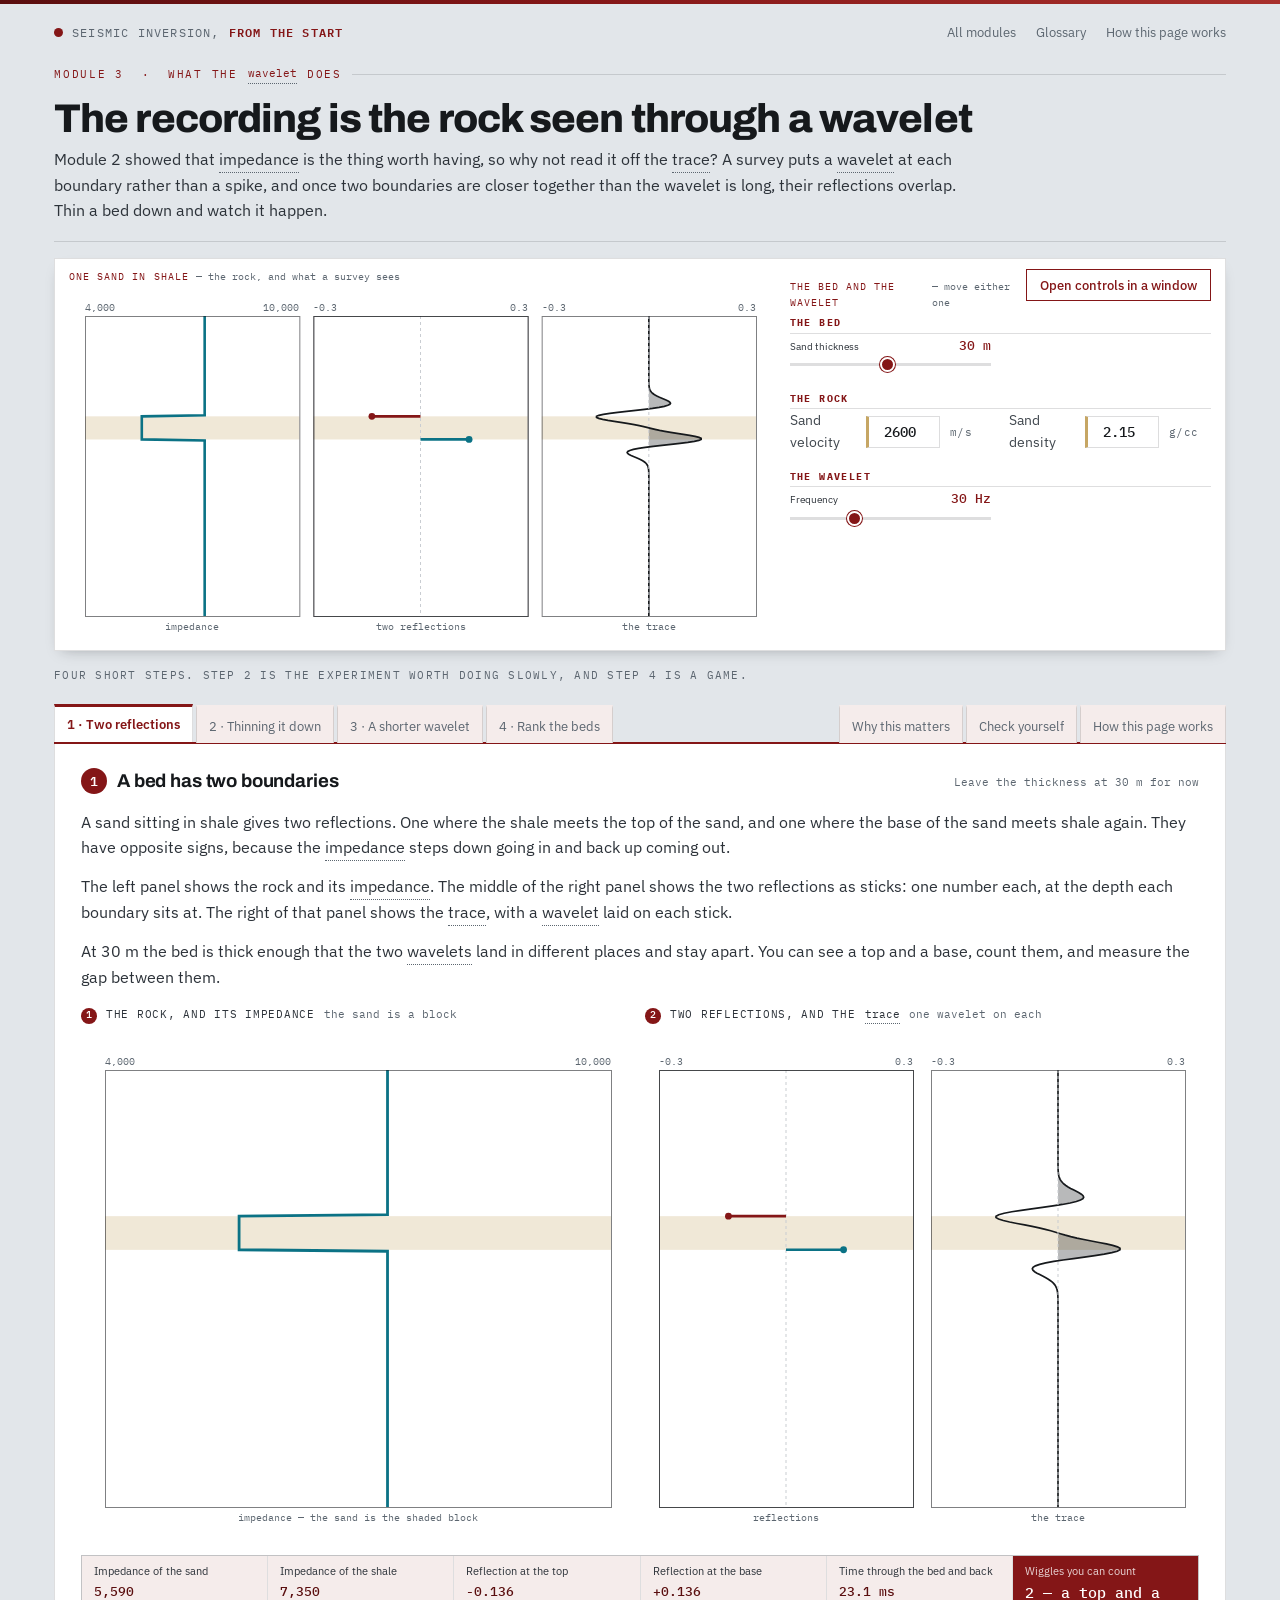
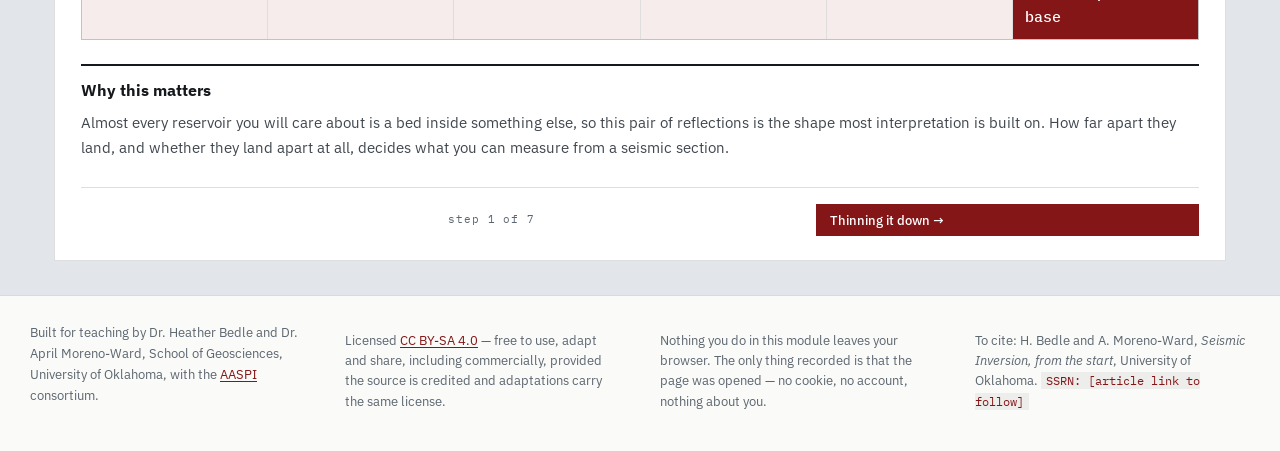
<file: modules/03-what-the-wavelet-does.html>
<!DOCTYPE html>
<html lang="en">
<head>
<meta charset="utf-8">
<meta name="viewport" content="width=device-width, initial-scale=1">
<title>3 · What the wavelet does | Seismic Inversion, from the start</title>
<meta name="description" content="A survey records the rock through a wavelet, and the wavelet sets how thin a bed can be before its top and base arrive as one event. Thin a bed down and watch it happen.">
<link rel="preconnect" href="https://fonts.googleapis.com">
<link rel="preconnect" href="https://fonts.gstatic.com" crossorigin>
<link href="https://fonts.googleapis.com/css2?family=Archivo:wght@600;700;800&family=IBM+Plex+Mono:wght@400;500&family=IBM+Plex+Sans:wght@400;500;600&display=swap" rel="stylesheet">
<link rel="stylesheet" href="../assets/style.css">
</head>
<body>

<div class="wrap">
  <header class="masthead">
    <a class="brand" href="../index.html"><span class="dot"></span>Seismic inversion, <b>from the start</b></a>
    <nav>
      <a href="../index.html">All modules</a>
      <a href="../glossary.html">Glossary</a>
      <a href="#pm">How this page works</a>
    </nav>
  </header>

  <div class="mod-head">
    <p class="eyebrow">Module 3 &nbsp;·&nbsp; What the wavelet does</p>
    <h1>The recording is the rock seen through a wavelet</h1>
    <p class="sub">Module 2 showed that impedance is the thing worth having, so why not read it off the
      trace? A survey puts a wavelet at each boundary rather than a spike, and once two boundaries are
      closer together than the wavelet is long, their reflections overlap. Thin a bed down and watch it
      happen.</p>
  </div>

  <div class="labhead">
    <div class="labgrid">
      <div>
        <p class="cap">One sand in shale <span>&mdash; the rock, and what a survey sees</span></p>
        <canvas id="cHead" aria-label="A sand bed inside shale, its impedance, its two reflections and the trace they make"></canvas>
      </div>
      <div>
        <p class="cap">The bed and the wavelet <span>&mdash; move either one</span></p>
        <div class="controls" id="mainControls">
          <div class="ctl-col">
            <h2>The bed</h2>
            <div class="ctl">
              <label for="thick">Sand thickness <span class="val" id="thickV">30 m</span></label>
              <input type="range" data-key="thick" id="thick" min="2" max="60" step="1" value="30">
            </div>

            <h2>The rock</h2>
            <div class="numrow layer-b">
              <label for="vpS">Sand velocity</label>
              <input type="number" id="vpS" data-key="vpS" min="1800" max="4000" step="50" value="2600">
              <span class="unit">m/s</span>
            </div>
            <div class="numrow layer-b">
              <label for="rhoS">Sand density</label>
              <input type="number" id="rhoS" data-key="rhoS" min="1.8" max="2.8" step="0.05" value="2.15">
              <span class="unit">g/cc</span>
            </div>

            <h2>The wavelet</h2>
            <div class="ctl">
              <label for="fr">Frequency <span class="val" id="frV">30 Hz</span></label>
              <input type="range" data-key="fr" id="fr" min="12" max="70" step="1" value="30">
            </div>

            <div class="modbar" style="margin-top:14px">
              <button class="btn ghost small reset" id="resetBtn" type="button">Reset</button>
              <button class="btn ghost small" id="copyBtn" type="button">Copy link to this setup</button>
            </div>
          </div>
        </div>
      </div>
    </div>
  </div>

  <p class="tabhint">Four short steps. Step 2 is the experiment worth doing slowly, and step 4 is a game.</p>

  <nav class="tabs" id="tabs" role="tablist" aria-label="Module steps">
    <button role="tab" data-tab="p1" aria-selected="false">1 · Two reflections</button>
    <button role="tab" data-tab="p2" aria-selected="false">2 · Thinning it down</button>
    <button role="tab" data-tab="p3" aria-selected="false">3 · A shorter wavelet</button>
    <button role="tab" data-tab="p4" aria-selected="false">4 · Rank the beds</button>
    <span class="gap"></span>
    <button role="tab" data-tab="pw" aria-selected="false">Why this matters</button>
    <button role="tab" data-tab="pc" aria-selected="false">Check yourself</button>
    <button role="tab" data-tab="pm" aria-selected="false">How this page works</button>
  </nav>

  <!-- =============================== STEP 1 =============================== -->
  <section class="tabpane" id="p1" role="tabpanel" hidden>
    <div class="plot-head">
      <h3><span class="stepno">1</span>A bed has two boundaries</h3>
      <span class="hint">Leave the thickness at 30 m for now</span>
    </div>

    <p class="lede">A sand sitting in shale gives two reflections. One where the shale meets the top of
      the sand, and one where the base of the sand meets shale again. They have opposite signs, because
      the impedance steps down going in and back up coming out.</p>

    <p class="lede">The left panel shows the rock and its impedance. The middle of the right panel shows
      the two reflections as sticks: one number each, at the depth each boundary sits at. The right of
      that panel shows the trace, with a wavelet laid on each stick.</p>

    <p class="lede">At 30 m the bed is thick enough that the two wavelets land in different places and stay
      apart. You can see a top and a base, count them, and measure the gap between them.</p>

    <div class="sec-row" id="row1">
      <div class="panel-col">
        <p class="sublabel"><b>1</b> The rock, and its impedance
          <span class="note">the sand is a block</span></p>
        <canvas id="c1a" aria-label="The sand bed inside shale, with its impedance"></canvas>
      </div>
      <div class="panel-col">
        <p class="sublabel"><b>2</b> Two reflections, and the trace
          <span class="note">one wavelet on each</span></p>
        <canvas id="c1b" aria-label="The two reflection coefficients and the trace they produce"></canvas>
      </div>
    </div>

    <div class="stats" style="margin-top:14px">
      <div class="stat"><span>Impedance of the sand</span><b id="s1a">&mdash;</b></div>
      <div class="stat"><span>Impedance of the shale</span><b id="s1b">&mdash;</b></div>
      <div class="stat"><span>Reflection at the top</span><b id="s1c">&mdash;</b></div>
      <div class="stat"><span>Reflection at the base</span><b id="s1d">&mdash;</b></div>
      <div class="stat"><span>Time through the bed and back</span><b id="s1e">&mdash;</b></div>
      <div class="stat key"><span>Wiggles you can count</span><b id="s1f">&mdash;</b></div>
    </div>

    <div class="whymatters">
      <h4>Why this matters</h4>
      <p>Almost every reservoir you will care about is a bed inside something else, so this pair of
        reflections is the shape most interpretation is built on. How far apart they land, and whether
        they land apart at all, decides what you can measure from a seismic section.</p>
    </div>
  </section>

  <!-- =============================== STEP 2 =============================== -->
  <section class="tabpane" id="p2" role="tabpanel" hidden>
    <div class="plot-head">
      <h3><span class="stepno">2</span>Now thin it down</h3>
      <span class="hint">Take the thickness slider from 60 m to 2 m, slowly</span>
    </div>

    <p class="lede">The rock keeps getting thinner all the way. The trace does not keep up.</p>

    <p class="lede">At the settings the page opens with, the gap between the peak and the trough follows
      the real thickness of the bed down to about 13 m. Below that it stops. The two reflections have
      started to overlap, and the gap settles at roughly the separation between the wavelet's own peak
      and trough however thin the sand gets. The left panel plots the measured gap against the real
      thickness, and the readout prints the thickness where the two part company at whatever frequency
      is set.</p>

    <p class="lede">The third readout turns that gap back into a thickness, which is what an interpreter
      does with it. Above the limit it comes out a little short. Below the limit it stops falling, so a
      4 m sand is reported as something over 14 m thick.</p>

    <p class="lede">The size of the wiggle keeps changing after the gap has stopped. It rises to a peak
      and then falls away toward nothing. So below that thickness a bright reflection may mean a thicker
      bed, or a bigger contrast, or neither, and the trace does not distinguish them.</p>

    <p class="lede">The teal line is the quarter-wavelength rule of thumb that step 3 works with. It sits
      at a thicker bed than the point where this page's measurement actually parts company with the
      truth, by a factor of about 0.6 at every frequency. The rule is the cautious one, and the readout
      prints both numbers.</p>

    <div class="sec-row" id="row2">
      <div class="panel-col">
        <p class="sublabel"><b>1</b> Measured gap against real thickness
          <span class="note">the dashed line is a perfect measurement</span></p>
        <canvas id="c2a" aria-label="The measured peak-to-trough gap plotted against the true bed thickness"></canvas>
      </div>
      <div class="panel-col">
        <p class="sublabel"><b>2</b> The trace at five thicknesses
          <span class="note">60, 30, 20, 10 and 4 m</span></p>
        <canvas id="c2b" aria-label="The trace from the same sand at five different thicknesses"></canvas>
      </div>
    </div>

    <div class="stats" style="margin-top:14px">
      <div class="stat"><span>Real thickness now</span><b id="s2a">&mdash;</b></div>
      <div class="stat"><span>Time through it and back</span><b id="s2b">&mdash;</b></div>
      <div class="stat"><span>Gap you can measure</span><b id="s2c">&mdash;</b></div>
      <div class="stat"><span>Thickness that gap implies</span><b id="s2d">&mdash;</b></div>
      <div class="stat key"><span>Is this bed resolved</span><b id="s2e">&mdash;</b></div>
      <div class="stat wide"><span>Size of the wiggle</span><b id="s2f">&mdash;</b></div>
      <div class="stat wide"><span>Where the gap stops following</span><b id="s2g">&mdash;</b></div>
    </div>

    <div class="miscon">
      <h4>Common misconception</h4>
      <p class="said">"A brighter reflection means a thicker bed."</p>
      <p class="fix">Set the thickness to 15 m and note the size of the wiggle. Now set it to 40 m — a
        bed nearly three times thicker — and the wiggle is <b>smaller</b>. Below the resolution limit
        the two reflections add together and reinforce each other, and that adding peaks at one
        particular thickness rather than growing forever. A bright event can mean a thick bed, a thin
        one at just the right thickness, or a large contrast. The trace does not say which.</p>
    </div>
  </section>

  <!-- =============================== STEP 3 =============================== -->
  <section class="tabpane" id="p3" role="tabpanel" hidden>
    <div class="plot-head">
      <h3><span class="stepno">3</span>A shorter wavelet sees more</h3>
      <span class="hint">Move the frequency and watch the limit move with it</span>
    </div>

    <p class="lede">The limit in step 2 came from the wavelet rather than from the rock. A higher
      frequency is a shorter wavelet, and a shorter wavelet keeps two reflections apart at thicknesses
      where a longer one cannot.</p>

    <p class="lede">There is a rule of thumb for where the limit falls: a quarter of the wavelength of
      the wavelet in the rock. Wavelength is velocity divided by frequency, so the readouts work it out
      from the numbers you have set. The left panel shows the same bed recorded at three frequencies so
      you can see the limit move.</p>

    <p class="lede">This is also why nobody can simply buy their way past the problem. Higher frequencies
      are absorbed by the earth as they travel, so a deep target arrives with a longer wavelet than a
      shallow one whatever the survey did. The limit is worse the deeper you look.</p>

    <div class="sec-row" id="row3">
      <div class="panel-col">
        <p class="sublabel"><b>1</b> The same bed, three wavelets
          <span class="note">20, 35 and 55 Hz</span></p>
        <canvas id="c3a" aria-label="The same sand bed recorded with three different wavelet frequencies"></canvas>
      </div>
      <div class="panel-col">
        <p class="sublabel"><b>2</b> Where the limit falls
          <span class="note">across the whole frequency range</span></p>
        <canvas id="c3b" aria-label="The resolution limit in meters plotted against wavelet frequency"></canvas>
      </div>
    </div>

    <div class="stats" style="margin-top:14px">
      <div class="stat"><span>Frequency now</span><b id="s3a">&mdash;</b></div>
      <div class="stat"><span>Wavelength in the sand</span><b id="s3b">&mdash;</b></div>
      <div class="stat"><span>A quarter of that</span><b id="s3c">&mdash;</b></div>
      <div class="stat"><span>Quarter wavelength at 20 Hz</span><b id="s3d">&mdash;</b></div>
      <div class="stat key"><span>Quarter wavelength at 55 Hz</span><b id="s3e">&mdash;</b></div>
      <div class="stat wide"><span>What decides the limit</span><b id="s3f">&mdash;</b></div>
      <div class="stat wide"><span>Measured limit at this frequency</span><b id="s3g">&mdash;</b></div>
    </div>

    <div class="whymatters">
      <h4>Why this matters</h4>
      <p>Geological thickness and seismic resolution are two different things, and confusing them is one
        of the more expensive mistakes available. A bed can be there, be thick enough to produce, and
        still not be separable on the section. When somebody says a reservoir is below seismic
        resolution, this is what they mean.</p>
    </div>
  </section>

  <!-- =============================== STEP 4 =============================== -->
  <section class="tabpane" id="p4" role="tabpanel" hidden>
    <div class="plot-head">
      <h3><span class="stepno">4</span>Rank the beds</h3>
      <span class="hint">Pick the thickest of the three, then try the same deal at a higher frequency</span>
    </div>

    <p class="lede">Three sands are hidden in the shale. Each has its own thickness and its own
      impedance contrast, and all three are recorded with the wavelet set in the control panel. Only
      the traces are shown. Pick the thickest sand.</p>

    <p class="lede">Choosing fills in the right panel: the thickness each trace implies, from the gap
      between its peak and its trough, beside the thickness that is actually there. Deal again, and try
      a few deals at 20 Hz and then a few at 60 Hz.</p>

    <p class="lede">Two things are being scored. How often you name the thickest bed, and how often the
      thickness read off the trace is within a quarter of the truth for all three beds. The second one
      is the one that moves with frequency.</p>

    <div class="sec-row" id="row4">
      <div class="panel-col">
        <p class="sublabel"><b>1</b> Three traces
          <span class="note">same wavelet, three different sands</span></p>
        <canvas id="c4a" aria-label="Three seismic traces, one from each of three hidden sand beds"></canvas>
      </div>
      <div class="panel-col">
        <p class="sublabel"><b>2</b> What the gap says, and what is really there
          <span class="note">both appear when you choose</span></p>
        <canvas id="c4b" aria-label="The thickness implied by each trace, with the true thickness of each bed shown after a choice is made"></canvas>
      </div>
    </div>

    <div class="modbar" style="margin-top:14px">
      <span class="hint">Thickest sand:</span>
      <button class="btn ghost small pick" id="pickA" type="button" data-pick="0">A</button>
      <button class="btn ghost small pick" id="pickB" type="button" data-pick="1">B</button>
      <button class="btn ghost small pick" id="pickC" type="button" data-pick="2">C</button>
      <button class="btn ghost small" id="dealBtn" type="button">Deal three new sands</button>
      <button class="btn ghost small reset" id="scoreBtn" type="button">Clear the score</button>
    </div>

    <div class="stats" style="margin-top:14px">
      <div class="stat"><span>Deal</span><b id="s4a">&mdash;</b></div>
      <div class="stat"><span>Limit at this frequency</span><b id="s4b">&mdash;</b></div>
      <div class="stat"><span>Beds above that limit</span><b id="s4c">&mdash;</b></div>
      <div class="stat key"><span>This deal</span><b id="s4d">&mdash;</b></div>
      <div class="stat wide"><span>Thickest bed named correctly</span><b id="s4e">&mdash;</b></div>
      <div class="stat wide"><span>All three thicknesses within a quarter of the truth</span><b id="s4f">&mdash;</b></div>
    </div>

    <div class="whymatters">
      <h4>Why this matters</h4>
      <p>The wiggle that catches the eye first is the brightest one, and across a few hundred deals
        the brightest trace is the thickest bed about a third of the time, which is what picking at
        random would give. The separation between peak and trough is the measurement that ranks them.
        The thickness it reports is a different matter: below the limit it stops falling, so a 5 m sand
        and a 15 m sand are both reported at something over 15 m. A thickness map made this way still
        contours, still looks like a map, and over the thin part of the field the contours are the
        wavelet rather than the reservoir.</p>
    </div>
  </section>

  <!-- ============================ WHY IT MATTERS =========================== -->
  <section class="tabpane" id="pw" role="tabpanel" hidden>
    <div class="plot-head">
      <h3><span class="stepno ref">W</span>Why this matters</h3>
      <span class="hint">And what it means for the rest of the set</span>
    </div>
    <p class="lede">Module 2 argued that impedance is the thing worth having. This module is the reason
      you cannot simply read it off the trace.</p>
    <p class="lede">The trace is the rock seen through a wavelet, and the wavelet throws information away.
      Two boundaries closer together than about a quarter of a wavelength arrive as one event, and the
      event that arrives does not carry enough to take them apart again. No amount of processing puts
      back what was not recorded.</p>
    <p class="lede">That is one of the two reasons the inverse problem does not have a single answer.
      Many different beds produce the same wiggle once they are thin enough, so a trace on its own cannot
      choose between them. Module 4 makes that concrete by having you build two of them.</p>
    <p class="lede">The other reason is the opposite end of the scale: a survey records no very low
      frequencies, so the slow variation of impedance with depth is missing as well. Module 6 is about
      where that comes from.</p>
  </section>

  <!-- ============================ CHECK YOURSELF =========================== -->
  <section class="tabpane" id="pc" role="tabpanel" hidden>
    <div class="plot-head">
      <h3><span class="stepno ref">C</span>Check yourself</h3>
      <span class="hint">Four questions. Wrong answers are the useful ones</span>
    </div>

    <ol class="check" id="checkList">
      <li data-q="q1" data-right="b">
        <p class="qtext">A sand sits inside shale. How many reflections does it produce?</p>
        <div class="opts">
          <button class="opt" data-opt="a" type="button">One, at the top</button>
          <button class="opt" data-opt="b" type="button">Two, with opposite signs</button>
          <button class="opt" data-opt="c" type="button">Two, with the same sign</button>
        </div>
        <p class="why" hidden><b>Two, with opposite signs.</b> Impedance steps down going into a soft
          sand and back up coming out of it, so the two reflections have opposite polarity. If the sand
          were harder than the shale the pair would flip, but they would still be opposite to each
          other.</p>
      </li>

      <li data-q="q2" data-right="c">
        <p class="qtext">You thin the bed from 30 m to 5 m. What happens to the gap you can measure
          between the peak and the trough on the trace?</p>
        <div class="opts">
          <button class="opt" data-opt="a" type="button">It shrinks in proportion</button>
          <button class="opt" data-opt="b" type="button">It grows</button>
          <button class="opt" data-opt="c" type="button">It shrinks, then stops shrinking</button>
        </div>
        <p class="why" hidden><b>It shrinks, then stops.</b> Down to a thickness set by the wavelet the
          measured gap follows the real thickness. Below that the two reflections overlap and the gap
          settles at roughly the separation between the wavelet's own peak and trough, no matter how thin
          the bed gets. Step 2 plots this, and the thickness where the line leaves the diagonal is the
          resolution limit.</p>
      </li>

      <li data-q="q3" data-right="a">
        <p class="qtext">Two events on a section are separated by a bright, strong reflection. Which is
          the safest reading?</p>
        <div class="opts">
          <button class="opt" data-opt="a" type="button">Something has a large impedance contrast, or is at a tuning thickness</button>
          <button class="opt" data-opt="b" type="button">The bed there is thick</button>
          <button class="opt" data-opt="c" type="button">There are hydrocarbons</button>
        </div>
        <p class="why" hidden><b>A large contrast, or a thickness that happens to make the two
          reflections reinforce.</b> Brightness below the resolution limit depends on thickness as much
          as on the rock, which is why a 15 m bed on this page gives a bigger wiggle than a 40 m one.
          Hydrocarbons are one thing that can raise a contrast, but so can lithology, porosity, cement
          and the processing. Amplitude on its own does not choose between them.</p>
      </li>

      <li data-q="q4" data-right="b">
        <p class="qtext">Your target is at 4,000 m and the wavelet there is about 20 Hz. The rock velocity
          is 3,000 m/s. Roughly how thin a bed can you separate?</p>
        <div class="opts">
          <button class="opt" data-opt="a" type="button">About 10 m</button>
          <button class="opt" data-opt="b" type="button">About 40 m</button>
          <button class="opt" data-opt="c" type="button">About 150 m</button>
        </div>
        <p class="why" hidden><b>About 40 m.</b> The wavelength is velocity divided by frequency, so
          3,000 over 20 is 150 m, and a quarter of that is about 37 m. Anything thinner arrives as a
          single event. This is worth doing in your head before you promise anyone a thickness map: at
          depth, with low frequencies and fast rock, the limit can be larger than the reservoir.</p>
      </li>
    </ol>

    <div class="whymatters">
      <h4>If question 3 surprised you</h4>
      <p>Go to step 2 and compare the wiggle at 15 m with the wiggle at 40 m, with the size readout in
        view. The thinner bed gives the bigger wiggle. Seeing that once is worth more than reading it
        several times.</p>
    </div>
  </section>

  <!-- =============================== METHOD =============================== -->
  <section class="tabpane" id="pm" role="tabpanel" hidden>
    <div class="plot-head">
      <h3><span class="stepno ref">M</span>How this page works</h3>
      <span class="hint">The arithmetic, and what it leaves out</span>
    </div>

    <p class="lede"><b>Everything on this page is computed while you watch</b>, in your browser, from
      the numbers in the control panel. The functions are in <code>assets/physics.js</code>.</p>

    <p class="lede"><b>The model.</b> Shale at 3,000 m/s and 2.45 g/cc, with a sand of the velocity and
      density you set. The thickness slider is a real thickness in meters; the page converts it to time
      using the sand's own velocity, so changing the sand velocity moves the base of the bed as well as
      its impedance.</p>

    <p class="lede"><b>The measured gap</b> is the separation in milliseconds between the largest peak
      and the largest trough on the trace. That is a crude way to measure a bed and it is chosen on
      purpose, because it is what an interpreter does with a cursor.</p>

    <p class="lede"><b>Where the gap stops following</b> is measured rather than assumed. The page
      sweeps the bed from 2 m to 60 m in half-meter steps at the frequency you have set. At each
      thickness it compares the measured gap with the true two-way time, and it reports the thickest bed
      at which the two differ by more than 20 percent. Both extremum positions are fitted through their
      neighboring samples, so the gap carries a fraction of a millisecond rather than jumping a whole
      sample at a time.</p>

    <p class="lede"><b>The rule of thumb</b> drawn on the step 2 panel is a quarter of a wavelength,
      calculated from the sand velocity and the wavelet's peak frequency. On this page the measured
      departure lands at about 0.6 of that value at every frequency. The rule is built on the peak
      frequency, while the thing that sets the plateau is the separation between the wavelet's peak and
      its trough. The rule and the measurement scale together with velocity over frequency; they differ
      by a constant. The thickness at which the wiggle is <em>brightest</em> is different again, and the
      page reports each of the three rather than treating them as one number.</p>

    <p class="lede"><b>The ranking game in step 4</b> draws three thicknesses between 4 m and 45 m, at
      least 3 m apart. Each bed then gets its own density between 1.90 and 2.40 g/cc, which is a range
      of impedance contrast of roughly two and a half to one. All three share the velocity in the
      control panel, so one assumed velocity converts every gap into a thickness. The only things that
      vary between the beds are thickness and contrast. Contrast has to vary: three beds that differed
      only in thickness could be ranked from amplitude alone, which is not the position an interpreter
      is in. The deal number is the seed, so a deal is reproducible and the link at the top of the page
      carries it.</p>

    <p class="lede"><b>What step 4 does and does not show.</b> The two reflections from a bed in uniform
      shale are equal and opposite, so the shape of the trace depends on the thickness alone and the
      contrast only scales it. The peak-to-trough separation therefore still puts three beds in the
      right order here however thin they are, and <code>tools/check-game.js</code> confirms that across
      600 deals. What fails below the limit is the number, not the ordering: the separation stops
      falling, so the thickness it reports is too large by as much as a factor of five. In a real
      section, with noise and with beds above and below, the ordering goes as well.</p>

    <p class="lede"><b>Where this page simplifies.</b></p>
    <ul class="lede" style="padding-left:20px">
      <li><b>The wavelet is symmetrical and the same at all depths.</b> Real wavelets lose their high
        frequencies as they travel, so a deep target is recorded with a longer wavelet than a shallow
        one — which makes the limit worse with depth, not better.</li>
      <li><b>The wave arrives straight down and there is no noise.</b> Noise makes a weak thin-bed
        response harder to see and so makes the practical limit worse than the one measured here.</li>
      <li><b>One bed in a uniform shale.</b> Real sections have beds above and below whose reflections
        also overlap, which is messier than this and no easier.</li>
      <li><b>Resolution here is vertical only.</b> There is a horizontal limit too, set by the migration
        and the Fresnel zone, and it is usually worse.</li>
      <li><b>The quarter-wavelength rule is a rule of thumb, not a law.</b> Different definitions of
        resolution give somewhat different numbers, and careful work uses the measurement rather than
        the rule.</li>
    </ul>

    <details class="instr">
      <summary>Instructor notes</summary>
      <div class="instr-body">
        <h5>Learning objectives</h5>
        <ul>
          <li>State that a bed produces two reflections of opposite sign.</li>
          <li>Describe what happens to the measured gap as a bed thins below the resolution limit.</li>
          <li>Calculate a quarter-wavelength limit from a velocity and a frequency.</li>
          <li>Give two reasons other than thickness for a bright reflection.</li>
          <li>Explain why three beds cannot be ranked by thickness once they fall below the limit.</li>
        </ul>

        <h5>Summary</h5>
        <p>Geological thickness and seismic resolution are different things. Below a thickness set by
          the wavelet the trace stops reporting thickness and starts reporting a mixture of thickness
          and impedance contrast.</p>

        <h5>Suggested discussion questions</h5>
        <ul>
          <li>Your reservoir is 12 m thick at 3,500 m depth. What would you need to see it as two events,
            and is that realistic?</li>
          <li>An amplitude map shows a bright patch. List four things that could produce it.</li>
          <li>If a bed is below resolution, is the seismic useless over it? What can you still say?</li>
          <li>In step 4 the three beds differ in contrast as well as thickness. What would the game be
            like if they all had the same contrast, and why would that be the easier problem?</li>
        </ul>

        <h5>Common misconceptions this page addresses</h5>
        <ul>
          <li>That a brighter reflection means a thicker bed.</li>
          <li>That resolution is a property of the rock rather than of the wavelet.</li>
          <li>That a thickness map is a measurement of thickness everywhere on it.</li>
        </ul>

        <h5>Approximate completion time</h5>
        <p>Twenty-five minutes. Step 2 rewards being done slowly: drag the thickness from 60 m down to
          2 m while watching the gap readout, and stop at the moment it stops changing. Step 4 works
          well as a class exercise, with the frequency at 20 Hz for the first few deals and 60 Hz for
          the next few, and the two scores read out at the end.</p>
      </div>
    </details>
  </section>

  <section class="nextup" id="nextup" hidden>
    <p class="eyebrow">Next up</p>
    <h3>4 · More than one answer fits</h3>
    <p>Thin beds trade thickness against contrast, and once they do, several different beds make the same
      wiggle. The next module has you build two of them by hand.</p>
    <a class="btn" href="04-more-than-one-answer.html">Go to module 4 →</a>
    <a class="btn ghost" href="02-a-number-about-a-rock.html">Back to module 2</a>
  </section>

  <div class="pager" id="pager" hidden>
    <a class="btn ghost" href="02-a-number-about-a-rock.html">← Module 2: a number about a rock</a>
    <a class="btn ghost" href="04-more-than-one-answer.html">Module 4: more than one answer fits →</a>
  </div>

  <footer>
    <div class="foot-grid">
      <p>Built for teaching by Dr. Heather Bedle and Dr. April Moreno-Ward, School of Geosciences,
        University of Oklahoma, with the
        <a href="https://www.ou.edu/mcee/labs/aaspi">AASPI</a> consortium.</p>
      <p class="lic">Licensed <a href="https://creativecommons.org/licenses/by-sa/4.0/">CC BY-SA 4.0</a>
        — free to use, adapt and share, including commercially, provided the source is credited and
        adaptations carry the same license.</p>
      <p class="lic">Nothing you do in this module leaves your browser. The only thing recorded is that
        the page was opened — no cookie, no account, nothing about you.</p>
      <p class="lic">To cite: H. Bedle and A. Moreno-Ward, <i>Seismic Inversion, from the start</i>,
        University of Oklahoma. <span class="k">SSRN: [article link to follow]</span></p>
    </div>
  </footer>
</div>

<script src="../assets/count.js"></script>
<script src="../assets/glossary.js"></script>
<script src="../assets/panelout.js"></script>
<script src="../assets/seismic.js"></script>
<script src="../assets/physics.js"></script>
<script src="../assets/panels.js"></script>
<script>
(function () {
  'use strict';

  if (typeof SEIS === 'undefined' || typeof PHYS === 'undefined') {
    const el = document.createElement('div');
    el.setAttribute('style', 'background:#841617;color:#fff;padding:14px 18px;font:14px/1.5 monospace');
    el.textContent = 'This module needs assets/seismic.js and assets/physics.js.';
    const w = document.querySelector('.wrap');
    (w || document.body).insertBefore(el, w ? w.firstChild : null);
    return;
  }

  const $ = (id) => document.getElementById(id);
  const visible = (id) => { const el = $(id); return el && !el.hidden; };
  const set = (id, v) => { const el = $(id); if (el) el.textContent = v; };
  const CRIM = '#841617', TEAL = '#0B7285', SLATE = '#5C6670', INK = '#16191C';
  const OLIVE = '#6B7A2E', GRID = '#C9CDD2';

  const DEF = { thick: 30, vpS: 2600, rhoS: 2.15, fr: 30, deal: 1, tab: 'p1' };
  const S = SEIS.readState(DEF);
  (function sanitize() {
    const num = (k, lo, hi) => {
      let v = Number(S[k]);
      if (!isFinite(v)) v = DEF[k];
      S[k] = Math.min(hi, Math.max(lo, v));
    };
    num('thick', 2, 60); num('vpS', 1800, 4000);
    num('rhoS', 1.8, 2.8); num('fr', 12, 70);
    num('deal', 1, 9999); S.deal = Math.round(S.deal);
  })();
  const saveState = () => SEIS.writeState(S, DEF);
  if ($('copyBtn')) $('copyBtn').addEventListener('click', (e) => SEIS.copyLink(e.currentTarget));

  const DT = 0.001, NT = 300, T0 = 0;
  const TOP = 0.100;                          // top of the sand, in seconds
  const SHALE = { vp: 3000, rho: 2.45 };

  // Exactly one place converts a time into a y position.
  const yOf = (t, R) => R.y + ((t - T0) / ((NT - 1) * DT)) * R.h;
  const yAt = (i, R) => yOf(T0 + i * DT, R);

  /* Fixed axes. The thickness slider moves the bed, not the scale. */
  const AX = {
    z:     [4000, 10000],
    rc:    [-0.3, 0.3],
    amp:   [-0.3, 0.3],
    thick: [0, 60],
    gap:   [0, 50],
    limit: [0, 80],
    freq:  [12, 70],
  };

  const fmt0 = (v) => Math.round(v).toLocaleString();
  const fmt3 = (v) => (v >= 0 ? '+' : '') + v.toFixed(3);

  let D = {};

  // A bed of the given thickness, built with the sand's own velocity so that
  // changing the velocity moves the base as well as the impedance.
  function bedLayers(thick_m, vp, rho) {
    const twoWay = 2 * thick_m / vp;
    return {
      twoWay,
      layers: [
        { t0: T0, t1: TOP, vp: SHALE.vp, density: SHALE.rho },
        { t0: TOP, t1: TOP + twoWay, vp, density: rho },
        { t0: TOP + twoWay, t1: 999, vp: SHALE.vp, density: SHALE.rho },
      ],
    };
  }

  // The position of an extremum, fitted through the sample on either side of it.
  // Counting whole samples makes the gap stair-step, which on a 1 ms trace is
  // more than a meter of apparent thickness per step.
  function fitExtremum(trace, i) {
    if (i <= 0 || i >= trace.length - 1) return i;
    const a = trace[i - 1], b = trace[i], c = trace[i + 1];
    const d = a - 2 * b + c;
    return d === 0 ? i : i + 0.5 * (a - c) / d;
  }

  // What an interpreter does with a cursor: find the biggest peak and the
  // biggest trough and measure between them.
  function peakTroughGap(trace) {
    let pi = -1, pv = -Infinity, ti = -1, tv = Infinity;
    for (let i = 0; i < trace.length; i++) {
      if (trace[i] > pv) { pv = trace[i]; pi = i; }
      if (trace[i] < tv) { tv = trace[i]; ti = i; }
    }
    return {
      gap: Math.abs(fitExtremum(trace, pi) - fitExtremum(trace, ti)),
      size: Math.max(Math.abs(pv), Math.abs(tv)),
    };
  }

  function traceFor(thick_m, freq, vp, rho) {
    const b = bedLayers(thick_m, vp, rho);
    return PHYS.syntheticTrace(b.layers, { t0: T0, dt: DT, n: NT, frequency: freq }).trace;
  }

  // The thickest bed in the sweep whose measured gap is more than tol away from
  // the true two-way time, with the crossing interpolated between the two sweep
  // points that straddle it.
  function departureThickness(sweep, tol) {
    const err = (p) => Math.abs(p.gap - p.trueMs) - tol * p.trueMs;
    let last = -1;
    for (let i = 0; i < sweep.length; i++) if (err(sweep[i]) > 0) last = i;
    if (last < 0) return sweep[0].thick;
    if (last >= sweep.length - 1) return sweep[sweep.length - 1].thick;
    const a = err(sweep[last]), b = err(sweep[last + 1]);
    const f = a === b ? 0 : a / (a - b);
    return sweep[last].thick + f * (sweep[last + 1].thick - sweep[last].thick);
  }

  /* Step 4. Three beds from one seed, so a deal is reproducible and the link at
     the top of the page carries it. All three share the velocity in the control
     panel and differ in density, which leaves thickness and impedance contrast
     as the only things that vary and makes one assumed velocity right for all
     three when a gap is turned back into a thickness. */
  const DEAL = { loT: 4, hiT: 45, minSep: 3, loRho: 1.90, hiRho: 2.40 };

  function dealBeds(seed, freq) {
    const rnd = PHYS.randomSeed(Math.round(seed) || 1);
    const span = DEAL.hiT - DEAL.loT;
    let thick = [];
    for (let guard = 0; guard < 400 && thick.length < 3; guard++) {
      const t = DEAL.loT + rnd() * span;
      if (thick.every((u) => Math.abs(u - t) >= DEAL.minSep)) thick.push(t);
    }
    while (thick.length < 3) thick.push(DEAL.loT + thick.length * DEAL.minSep);
    return thick.map((t, k) => {
      const rho = DEAL.loRho + rnd() * (DEAL.hiRho - DEAL.loRho);
      const trace = traceFor(t, freq, D.vpS, rho);
      const m = peakTroughGap(trace);
      const z = PHYS.impedance(D.vpS, rho);
      return {
        name: 'ABC'.charAt(k),
        thick: t,
        rho,
        z,
        rc: PHYS.reflectionCoefficient(D.zShale, z),
        trace,
        gap: m.gap,
        size: m.size,
        implied: m.gap * D.vpS / 2000,
        resolved: t > D.depart,
      };
    });
  }

  function recompute() {
    D.thick = Math.round(S.thick);
    D.vpS = Math.round(S.vpS);
    D.rhoS = Number(S.rhoS);
    D.fr = Math.round(S.fr);
    D.deal = Math.round(S.deal);

    D.zSand = PHYS.impedance(D.vpS, D.rhoS);
    D.zShale = PHYS.impedance(SHALE.vp, SHALE.rho);
    D.rcTop = PHYS.reflectionCoefficient(D.zShale, D.zSand);
    D.rcBase = PHYS.reflectionCoefficient(D.zSand, D.zShale);

    const b = bedLayers(D.thick, D.vpS, D.rhoS);
    D.twoWay = b.twoWay;
    D.layers = b.layers;
    const out = PHYS.syntheticTrace(b.layers, { t0: T0, dt: DT, n: NT, frequency: D.fr });
    D.trace = out.trace;
    D.refl = out.reflectivity;
    D.zSeries = PHYS.impedanceSeries(b.layers, T0, DT, NT);

    const m = peakTroughGap(D.trace);
    D.gap = m.gap;
    D.size = m.size;
    // the gap read back as a thickness, which is what it gets used for
    D.implied = D.gap * D.vpS / 2000;

    // the rule of thumb, worked from the numbers on screen
    D.wavelength = PHYS.wavelength(D.vpS, D.fr);
    D.limit = PHYS.tuningThickness(D.vpS, D.fr);

    // step 2: the whole thinning experiment, at the current frequency
    D.sweep = [];
    for (let t = 2; t <= 60 + 1e-9; t += 0.5) {
      const r = peakTroughGap(traceFor(t, D.fr, D.vpS, D.rhoS));
      D.sweep.push({ thick: t, gap: r.gap, size: r.size, trueMs: 2000 * t / D.vpS });
    }
    // brightest thickness, measured rather than assumed
    let bs = 0, bt = 0;
    D.sweep.forEach((p) => { if (p.size > bs) { bs = p.size; bt = p.thick; } });
    D.brightestThick = bt;
    D.brightestSize = bs;

    // Where the measured gap parts company with the truth: the thickest bed at
    // which the two differ by more than the tolerance, interpolated between the
    // two sweep points that straddle the crossing so the number moves smoothly
    // with frequency instead of jumping half a meter at a time.
    D.depart = departureThickness(D.sweep, 0.20);
    D.departRatio = D.limit > 0 ? D.depart / D.limit : 0;

    D.resolved = D.thick > D.depart;

    // step 4: three hidden beds, dealt from the deal number
    D.hidden = dealBeds(D.deal, D.fr);

    // step 2 panel: five example traces
    D.fiveT = [60, 30, 20, 10, 4];
    D.five = D.fiveT.map((t) => traceFor(t, D.fr, D.vpS, D.rhoS));

    // step 3: the same bed at three frequencies, and the limit against frequency
    D.threeF = [20, 35, 55];
    D.three = D.threeF.map((f) => traceFor(D.thick, f, D.vpS, D.rhoS));
    D.limitCurve = [];
    for (let f = AX.freq[0]; f <= AX.freq[1]; f += 1) {
      D.limitCurve.push({ f, limit: PHYS.tuningThickness(D.vpS, f) });
    }
    D.limit20 = PHYS.tuningThickness(D.vpS, 20);
    D.limit55 = PHYS.tuningThickness(D.vpS, 55);

    D.cache = {};
  }

  /* --- drawing helpers ---------------------------------------------------- */

  function panel(id, hRatio) {
    const c = $(id);
    if (!c || !c.parentElement) return null;
    const cs = window.getComputedStyle(c.parentElement);
    const w = c.parentElement.clientWidth
            - parseFloat(cs.paddingLeft || 0) - parseFloat(cs.paddingRight || 0);
    const h = Math.max(240, Math.round(w * (hRatio || 0.8)));
    const ctx = SEIS.fitCanvas(c, w, h);
    ctx.clearRect(0, 0, w, h);
    return { ctx, w, h };
  }

  function trackLabel(ctx, rect, label, rng, fmt) {
    SEIS.frame(ctx, rect);
    ctx.save();
    ctx.font = '10px "IBM Plex Mono", monospace';
    ctx.fillStyle = SLATE; ctx.textAlign = 'center'; ctx.textBaseline = 'top';
    ctx.fillText(label, rect.x + rect.w / 2, rect.y + rect.h + 6);
    if (fmt) {
      ctx.textAlign = 'left'; ctx.fillText(fmt(rng[0]), rect.x, rect.y - 13);
      ctx.textAlign = 'right'; ctx.fillText(fmt(rng[1]), rect.x + rect.w, rect.y - 13);
    }
    ctx.restore();
  }

  // Shade the sand wherever it is, so it can be followed as it thins.
  function markBed(ctx, rect) {
    const y0 = yOf(TOP, rect), y1 = yOf(TOP + D.twoWay, rect);
    ctx.save();
    ctx.fillStyle = 'rgba(198,166,100,.26)';
    ctx.fillRect(rect.x, y0, rect.w, Math.max(1.2, y1 - y0));
    ctx.restore();
  }

  function stepCurve(ctx, rect, values, rng, color, width) {
    ctx.save();
    ctx.beginPath(); ctx.rect(rect.x, rect.y, rect.w, rect.h); ctx.clip();
    ctx.strokeStyle = color; ctx.lineWidth = width || 2.2;
    ctx.beginPath();
    for (let i = 0; i < values.length; i++) {
      const f = (values[i] - rng[0]) / (rng[1] - rng[0]);
      const x = rect.x + Math.max(-0.2, Math.min(1.2, f)) * rect.w;
      const y = yAt(i, rect);
      i ? ctx.lineTo(x, y) : ctx.moveTo(x, y);
    }
    ctx.stroke(); ctx.restore();
  }

  function drawSticks(ctx, rect) {
    const xm = rect.x + rect.w * (0 - AX.rc[0]) / (AX.rc[1] - AX.rc[0]);
    SEIS.dashedLine(ctx, xm, rect.y, xm, rect.y + rect.h, GRID, [3, 3], 1);
    ctx.save();
    ctx.beginPath(); ctx.rect(rect.x, rect.y, rect.w, rect.h); ctx.clip();
    for (let i = 0; i < NT; i++) {
      if (!D.refl[i]) continue;
      const f = (D.refl[i] - AX.rc[0]) / (AX.rc[1] - AX.rc[0]);
      const x = rect.x + Math.max(0, Math.min(1, f)) * rect.w;
      const y = yAt(i, rect);
      ctx.strokeStyle = D.refl[i] >= 0 ? TEAL : CRIM; ctx.lineWidth = 2.6;
      ctx.beginPath(); ctx.moveTo(xm, y); ctx.lineTo(x, y); ctx.stroke();
      ctx.fillStyle = D.refl[i] >= 0 ? TEAL : CRIM;
      ctx.beginPath(); ctx.arc(x, y, 3.4, 0, Math.PI * 2); ctx.fill();
    }
    ctx.restore();
    SEIS.frame(ctx, rect);
  }

  function drawWiggle(ctx, rect, trace, rng, color, fill) {
    const xm = rect.x + rect.w * (0 - rng[0]) / (rng[1] - rng[0]);
    const xOf = (v) => rect.x + rect.w
      * (Math.max(rng[0], Math.min(rng[1], v)) - rng[0]) / (rng[1] - rng[0]);
    ctx.save();
    ctx.beginPath(); ctx.rect(rect.x, rect.y, rect.w, rect.h); ctx.clip();
    if (fill) {
      ctx.fillStyle = fill;
      ctx.beginPath(); ctx.moveTo(xm, yAt(0, rect));
      for (let i = 0; i < trace.length; i++) ctx.lineTo(Math.max(xm, xOf(trace[i])), yAt(i, rect));
      ctx.lineTo(xm, yAt(trace.length - 1, rect)); ctx.closePath(); ctx.fill();
    }
    ctx.strokeStyle = color; ctx.lineWidth = 1.7; ctx.beginPath();
    for (let i = 0; i < trace.length; i++) {
      const x = xOf(trace[i]), y = yAt(i, rect);
      i ? ctx.lineTo(x, y) : ctx.moveTo(x, y);
    }
    ctx.stroke(); ctx.restore();
    SEIS.dashedLine(ctx, xm, rect.y, xm, rect.y + rect.h, GRID, [3, 3], 1);
  }

  /* --- the sticky head ---------------------------------------------------- */

  function drawHead() {
    const p = panel('cHead', 0.5); if (!p) return;
    const { ctx, w, h } = p;
    const pad = 16, top = 26, bot = 26, gap = 14;
    const cw = (w - 2 * pad - 2 * gap) / 3;
    const H = h - top - bot;
    const r = (k) => ({ x: pad + k * (cw + gap), y: top, w: cw, h: H });

    markBed(ctx, r(0));
    stepCurve(ctx, r(0), D.zSeries, AX.z, TEAL, 2.6);
    trackLabel(ctx, r(0), 'impedance', AX.z, fmt0);

    markBed(ctx, r(1));
    drawSticks(ctx, r(1));
    trackLabel(ctx, r(1), 'two reflections', AX.rc, (v) => v.toFixed(1));

    markBed(ctx, r(2));
    drawWiggle(ctx, r(2), D.trace, AX.amp, INK, 'rgba(22,25,28,.30)');
    trackLabel(ctx, r(2), 'the trace', AX.amp, (v) => v.toFixed(1));
  }

  /* --- step 1 -------------------------------------------------------------- */

  function draw1() {
    const pa = panel('c1a', 0.9);
    if (pa) {
      const { ctx, w, h } = pa;
      const rect = { x: 24, y: 28, w: w - 48, h: h - 62 };
      markBed(ctx, rect);
      stepCurve(ctx, rect, D.zSeries, AX.z, TEAL, 2.8);
      trackLabel(ctx, rect, 'impedance — the sand is the shaded block', AX.z, fmt0);
    }
    const pb = panel('c1b', 0.9);
    if (pb) {
      const { ctx, w, h } = pb;
      const pad = 14, top = 28, gap = 18;
      const cw = (w - 2 * pad - gap) / 2;
      const H = h - top - 34;
      const ra = { x: pad, y: top, w: cw, h: H };
      const rb = { x: pad + cw + gap, y: top, w: cw, h: H };
      markBed(ctx, ra); drawSticks(ctx, ra);
      trackLabel(ctx, ra, 'reflections', AX.rc, (v) => v.toFixed(1));
      markBed(ctx, rb); drawWiggle(ctx, rb, D.trace, AX.amp, INK, 'rgba(22,25,28,.30)');
      trackLabel(ctx, rb, 'the trace', AX.amp, (v) => v.toFixed(1));
    }

    set('s1a', fmt0(D.zSand));
    set('s1b', fmt0(D.zShale));
    set('s1c', fmt3(D.rcTop));
    set('s1d', fmt3(D.rcBase));
    set('s1e', (D.twoWay * 1000).toFixed(1) + ' ms');
    set('s1f', D.resolved ? '2 — a top and a base' : '1 — they have merged');
  }

  /* --- step 2 -------------------------------------------------------------- */

  function draw2() {
    const pa = panel('c2a', 0.86);
    if (pa) {
      const { ctx, w, h } = pa;
      const rect = { x: 60, y: 22, w: w - 82, h: h - 66 };
      SEIS.frame(ctx, rect);
      SEIS.axisBottom(ctx, rect, AX.thick[0], AX.thick[1], 'real thickness, m', (v) => v.toFixed(0));
      SEIS.axisLeft(ctx, rect, AX.gap[0], AX.gap[1], 'measured gap, ms', (v) => v.toFixed(0), { flip: true });
      const xOf = (v) => rect.x + (v - AX.thick[0]) / (AX.thick[1] - AX.thick[0]) * rect.w;
      const yV = (v) => rect.y + (AX.gap[1] - Math.max(0, Math.min(AX.gap[1], v)))
                       / (AX.gap[1] - AX.gap[0]) * rect.h;
      // a perfect measurement would follow the true two-way time
      ctx.save(); ctx.strokeStyle = GRID; ctx.lineWidth = 1.4; ctx.setLineDash([5, 4]);
      ctx.beginPath();
      D.sweep.forEach((p, i) => {
        const x = xOf(p.thick), y = yV(p.trueMs);
        i ? ctx.lineTo(x, y) : ctx.moveTo(x, y);
      });
      ctx.stroke(); ctx.restore();
      // what the trace actually gives
      ctx.save(); ctx.strokeStyle = CRIM; ctx.lineWidth = 2.4; ctx.beginPath();
      D.sweep.forEach((p, i) => {
        const x = xOf(p.thick), y = yV(p.gap);
        i ? ctx.lineTo(x, y) : ctx.moveTo(x, y);
      });
      ctx.stroke(); ctx.restore();
      // the rule of thumb, and the thickness where this page's measurement
      // actually parts company with the truth
      SEIS.dashedLine(ctx, xOf(D.limit), rect.y, xOf(D.limit), rect.y + rect.h, TEAL, [4, 3], 1.6);
      SEIS.tag(ctx, xOf(D.limit) + 6, rect.y + 14, 'quarter wavelength', TEAL, 'left');
      SEIS.dashedLine(ctx, xOf(D.depart), rect.y, xOf(D.depart), rect.y + rect.h, OLIVE, [4, 3], 1.6);
      SEIS.tag(ctx, xOf(D.depart) + 6, rect.y + 30, 'measured here', OLIVE, 'left');
      // where you are
      ctx.save(); ctx.fillStyle = INK;
      ctx.beginPath(); ctx.arc(xOf(D.thick), yV(D.gap), 4.6, 0, Math.PI * 2); ctx.fill();
      ctx.restore();
      SEIS.tag(ctx, rect.x + rect.w - 6, rect.y + rect.h - 12,
               'dashed = a perfect measurement', SLATE, 'right');
    }
    const pb = panel('c2b', 0.86);
    if (pb) {
      const { ctx, w, h } = pb;
      const pad = 12, top = 28, gap = 8;
      const cw = (w - 2 * pad - 4 * gap) / 5;
      const H = h - top - 34;
      D.five.forEach((tr, k) => {
        const rect = { x: pad + k * (cw + gap), y: top, w: cw, h: H };
        drawWiggle(ctx, rect, tr, AX.amp, INK, 'rgba(22,25,28,.28)');
        trackLabel(ctx, rect, D.fiveT[k] + ' m', null, null);
      });
    }

    set('s2a', D.thick + ' m');
    set('s2b', (D.twoWay * 1000).toFixed(1) + ' ms');
    set('s2c', D.gap.toFixed(1) + ' ms');
    set('s2d', D.implied.toFixed(1) + ' m, against ' + D.thick + ' m of rock');
    set('s2e', D.resolved ? 'yes — the gap still follows the rock'
                          : 'no — the gap has stopped following');
    set('s2f', D.size.toFixed(3) + ', brightest at ' + D.brightestThick.toFixed(1) + ' m');
    set('s2g', D.depart.toFixed(1) + ' m — ' + D.departRatio.toFixed(2)
               + ' of the quarter wavelength, which is ' + D.limit.toFixed(1) + ' m');
  }

  /* --- step 3 -------------------------------------------------------------- */

  function draw3() {
    const pa = panel('c3a', 0.86);
    if (pa) {
      const { ctx, w, h } = pa;
      const pad = 12, top = 28, gap = 12;
      const cw = (w - 2 * pad - 2 * gap) / 3;
      const H = h - top - 34;
      D.three.forEach((tr, k) => {
        const rect = { x: pad + k * (cw + gap), y: top, w: cw, h: H };
        markBed(ctx, rect);
        drawWiggle(ctx, rect, tr, AX.amp, INK, 'rgba(22,25,28,.28)');
        const okHere = D.thick > D.depart * D.fr / D.threeF[k];
        trackLabel(ctx, rect, D.threeF[k] + ' Hz — ' + (okHere ? 'two events' : 'one'), null, null);
      });
    }
    const pb = panel('c3b', 0.86);
    if (pb) {
      const { ctx, w, h } = pb;
      const rect = { x: 60, y: 22, w: w - 82, h: h - 66 };
      SEIS.frame(ctx, rect);
      SEIS.axisBottom(ctx, rect, AX.freq[0], AX.freq[1], 'wavelet frequency, Hz', (v) => v.toFixed(0));
      SEIS.axisLeft(ctx, rect, AX.limit[0], AX.limit[1], 'thinnest bed you can separate, m',
                    (v) => v.toFixed(0), { flip: true });
      const xOf = (v) => rect.x + (v - AX.freq[0]) / (AX.freq[1] - AX.freq[0]) * rect.w;
      const yV = (v) => rect.y + (AX.limit[1] - Math.max(0, Math.min(AX.limit[1], v)))
                       / (AX.limit[1] - AX.limit[0]) * rect.h;
      ctx.save(); ctx.strokeStyle = TEAL; ctx.lineWidth = 2.4; ctx.beginPath();
      D.limitCurve.forEach((p, i) => {
        const x = xOf(p.f), y = yV(p.limit);
        i ? ctx.lineTo(x, y) : ctx.moveTo(x, y);
      });
      ctx.stroke(); ctx.restore();
      SEIS.tag(ctx, xOf(AX.freq[1]) - 6, yV(D.limitCurve[D.limitCurve.length - 1].limit) - 26,
               'quarter wavelength', TEAL, 'right');
      // the same measurement step 2 makes, at every frequency
      ctx.save(); ctx.strokeStyle = OLIVE; ctx.lineWidth = 2.4; ctx.beginPath();
      D.limitCurve.forEach((p, i) => {
        const x = xOf(p.f), y = yV(D.depart * D.fr / p.f);
        i ? ctx.lineTo(x, y) : ctx.moveTo(x, y);
      });
      ctx.stroke(); ctx.restore();
      SEIS.tag(ctx, xOf(AX.freq[1]) - 6, yV(D.depart * D.fr / AX.freq[1]) - 12,
               'measured here', OLIVE, 'right');
      // your bed, and whether it sits above or below the curve
      SEIS.dashedLine(ctx, rect.x, yV(D.thick), rect.x + rect.w, yV(D.thick), CRIM, [4, 3], 1.6);
      SEIS.tag(ctx, rect.x + 6, yV(D.thick) - 12, 'your bed, ' + D.thick + ' m', CRIM, 'left');
      ctx.save(); ctx.fillStyle = INK;
      ctx.beginPath(); ctx.arc(xOf(D.fr), yV(D.limit), 4.6, 0, Math.PI * 2); ctx.fill();
      ctx.restore();
    }

    set('s3a', D.fr + ' Hz');
    set('s3b', Math.round(D.wavelength) + ' m');
    set('s3c', D.limit.toFixed(1) + ' m');
    set('s3d', D.limit20.toFixed(1) + ' m');
    set('s3e', D.limit55.toFixed(1) + ' m');
    set('s3f', 'the wavelet and the rock velocity, not the bed');
    set('s3g', D.depart.toFixed(1) + ' m, and it halves when the frequency doubles');
  }

  /* --- step 4: rank the beds ---------------------------------------------- */

  const GAME = { pick: null, tries: 0, right: 0, close: 0 };
  const CLOSE = 0.25;        // how near the truth a reported thickness has to be

  function truthIndex() {
    let bi = 0;
    D.hidden.forEach((b, i) => { if (b.thick > D.hidden[bi].thick) bi = i; });
    return bi;
  }

  function draw4() {
    const pa = panel('c4a', 0.86);
    if (pa) {
      const { ctx, w, h } = pa;
      const pad = 12, top = 28, gap = 12;
      const cw = (w - 2 * pad - 2 * gap) / 3;
      const H = h - top - 34;
      D.hidden.forEach((b, k) => {
        const rect = { x: pad + k * (cw + gap), y: top, w: cw, h: H };
        drawWiggle(ctx, rect, b.trace, AX.amp, INK, 'rgba(22,25,28,.28)');
        const picked = GAME.pick === k;
        trackLabel(ctx, rect, b.name + (picked ? ' — your pick' : ''), null, null);
        if (picked) {
          ctx.save(); ctx.strokeStyle = CRIM; ctx.lineWidth = 1.6;
          ctx.strokeRect(rect.x + 0.5, rect.y + 0.5, rect.w - 1, rect.h - 1);
          ctx.restore();
        }
      });
    }
    const pb = panel('c4b', 0.86);
    if (pb) {
      const { ctx, w, h } = pb;
      const rect = { x: 54, y: 26, w: w - 76, h: h - 70 };
      SEIS.frame(ctx, rect);
      SEIS.axisBottom(ctx, rect, AX.thick[0], AX.thick[1], 'thickness, m', (v) => v.toFixed(0));
      const xOf = (v) => rect.x
        + Math.max(0, Math.min(1, (v - AX.thick[0]) / (AX.thick[1] - AX.thick[0]))) * rect.w;
      const band = rect.h / 3;
      const revealed = GAME.pick !== null;
      ctx.save();
      ctx.font = '11px "IBM Plex Mono", monospace';
      D.hidden.forEach((b, k) => {
        const y0 = rect.y + k * band;
        ctx.fillStyle = SLATE; ctx.textAlign = 'right'; ctx.textBaseline = 'middle';
        ctx.fillText(b.name, rect.x - 8, y0 + band / 2);
        ctx.textAlign = 'left';
        if (revealed) {
          // what the gap says
          ctx.fillStyle = OLIVE;
          ctx.fillRect(rect.x, y0 + band * 0.16, xOf(b.implied) - rect.x, 13);
          ctx.fillText(b.implied.toFixed(1) + ' m from the gap',
                       Math.min(xOf(b.implied) + 6, rect.x + rect.w - 150), y0 + band * 0.16 + 7);
          // what is actually there
          ctx.fillStyle = INK;
          ctx.fillRect(rect.x, y0 + band * 0.56, xOf(b.thick) - rect.x, 13);
          ctx.fillText(b.thick.toFixed(1) + ' m of rock' + (b.resolved ? '' : ' — below the limit'),
                       Math.min(xOf(b.thick) + 6, rect.x + rect.w - 190), y0 + band * 0.56 + 7);
        } else {
          ctx.fillStyle = GRID;
          ctx.fillText('?', rect.x + 8, y0 + band / 2);
        }
        if (k < 2) SEIS.dashedLine(ctx, rect.x, y0 + band, rect.x + rect.w, y0 + band, GRID, [3, 3], 1);
      });
      ctx.restore();
      SEIS.dashedLine(ctx, xOf(D.depart), rect.y, xOf(D.depart), rect.y + rect.h, CRIM, [4, 3], 1.6);
      SEIS.tag(ctx, xOf(D.depart) + 6, rect.y + 12, 'the limit here', CRIM, 'left');
    }

    document.querySelectorAll('#p4 .pick').forEach((b) => {
      b.disabled = GAME.pick !== null;
    });

    const above = D.hidden.filter((b) => b.resolved).length;
    set('s4a', 'number ' + D.deal);
    set('s4b', D.depart.toFixed(1) + ' m');
    set('s4c', above + ' of 3');
    if (GAME.pick === null) {
      set('s4d', 'choose A, B or C');
    } else {
      const t = truthIndex();
      const off = D.hidden.map((b) => Math.abs(b.implied - b.thick) / b.thick);
      const worst = Math.max.apply(null, off);
      set('s4d', (GAME.pick === t ? 'right, ' : 'wrong, ')
                 + D.hidden[t].name + ' is the thickest at ' + D.hidden[t].thick.toFixed(1)
                 + ' m — the worst thickness read off a trace here is out by '
                 + Math.round(100 * worst) + ' percent');
    }
    set('s4e', GAME.tries ? GAME.right + ' out of ' + GAME.tries + ' deals'
                          : 'no deals played yet');
    set('s4f', GAME.tries ? GAME.close + ' out of ' + GAME.tries + ' deals'
                          : 'no deals played yet');
  }

  function wireGame() {
    document.querySelectorAll('#p4 .pick').forEach((b) => {
      b.addEventListener('click', () => {
        if (GAME.pick !== null) return;
        GAME.pick = Number(b.dataset.pick);
        GAME.tries += 1;
        if (GAME.pick === truthIndex()) GAME.right += 1;
        if (D.hidden.every((x) => Math.abs(x.implied - x.thick) <= CLOSE * x.thick)) {
          GAME.close += 1;
        }
        drawAll();
      });
    });
    if ($('dealBtn')) {
      $('dealBtn').addEventListener('click', () => {
        S.deal = (Math.round(S.deal) % 9999) + 1;
        GAME.pick = null;
        recompute(); drawAll(); saveState();
      });
    }
    if ($('scoreBtn')) {
      $('scoreBtn').addEventListener('click', () => {
        GAME.tries = 0; GAME.right = 0; GAME.close = 0; GAME.pick = null;
        drawAll();
      });
    }
  }

  /* --- check yourself ------------------------------------------------------ */

  (function wireCheck() {
    const list = $('checkList');
    if (!list) return;
    list.addEventListener('click', (ev) => {
      const btn = ev.target.closest('.opt');
      if (!btn) return;
      const li = btn.closest('li');
      const right = li.getAttribute('data-right');
      li.querySelectorAll('.opt').forEach((b) => {
        b.classList.remove('right', 'wrong');
        if (b.getAttribute('data-opt') === right) b.classList.add('right');
      });
      if (btn.getAttribute('data-opt') !== right) btn.classList.add('wrong');
      const why = li.querySelector('.why');
      if (why) why.hidden = false;
    });
  })();

  /* --- wiring -------------------------------------------------------------- */

  function syncControls() {
    if ($('thick')) $('thick').value = S.thick;
    set('thickV', Math.round(S.thick) + ' m');
    if ($('vpS')) $('vpS').value = Math.round(S.vpS);
    if ($('rhoS')) $('rhoS').value = Number(S.rhoS).toFixed(2);
    if ($('fr')) $('fr').value = S.fr;
    set('frV', Math.round(S.fr) + ' Hz');
  }

  function drawAll() {
    syncControls();
    drawHead();
    if (visible('p1')) draw1();
    if (visible('p2')) draw2();
    if (visible('p3')) draw3();
    if (visible('p4')) draw4();
  }

  const PANES = ['p1', 'p2', 'p3', 'p4', 'pw', 'pc', 'pm'];

  function showTab(id) {
    PANES.forEach((q) => { const el = $(q); if (el) el.hidden = q !== id; });
    document.querySelectorAll('#tabs button').forEach((b) => {
      b.setAttribute('aria-selected', b.dataset.tab === id);
    });
    const lab = document.querySelector('.labhead');
    if (lab) lab.hidden = (id === 'pw' || id === 'pc' || id === 'pm');
    const last = (id === 'pc' || id === 'pm');
    if ($('nextup')) $('nextup').hidden = !last;
    if ($('pager')) $('pager').hidden = !last;
    S.tab = id;
    drawAll();
    saveState();
  }
  document.querySelectorAll('#tabs button').forEach((b) => {
    b.addEventListener('click', () => showTab(b.dataset.tab));
  });

  document.addEventListener('input', (ev) => {
    const key = ev.target && ev.target.dataset && ev.target.dataset.key;
    if (!key) return;
    const v = parseFloat(ev.target.value);
    if (!isFinite(v)) return;
    S[key] = v;
    recompute(); drawAll(); saveState();
  });

  if ($('resetBtn')) {
    $('resetBtn').addEventListener('click', () => {
      Object.keys(DEF).forEach((k) => { if (k !== 'tab') S[k] = DEF[k]; });
      GAME.pick = null;
      recompute(); drawAll(); saveState();
    });
  }

  wireGame();

  let rt;
  window.addEventListener('resize', () => { clearTimeout(rt); rt = setTimeout(drawAll, 140); });

  recompute();
  showTab(PANES.indexOf(S.tab) >= 0 ? S.tab : 'p1');
  if (document.fonts && document.fonts.ready) document.fonts.ready.then(drawAll);

  window.__MOD = { S, get D() { return D; }, recompute, drawAll, showTab };
})();
</script>
</body>
</html>
</file>
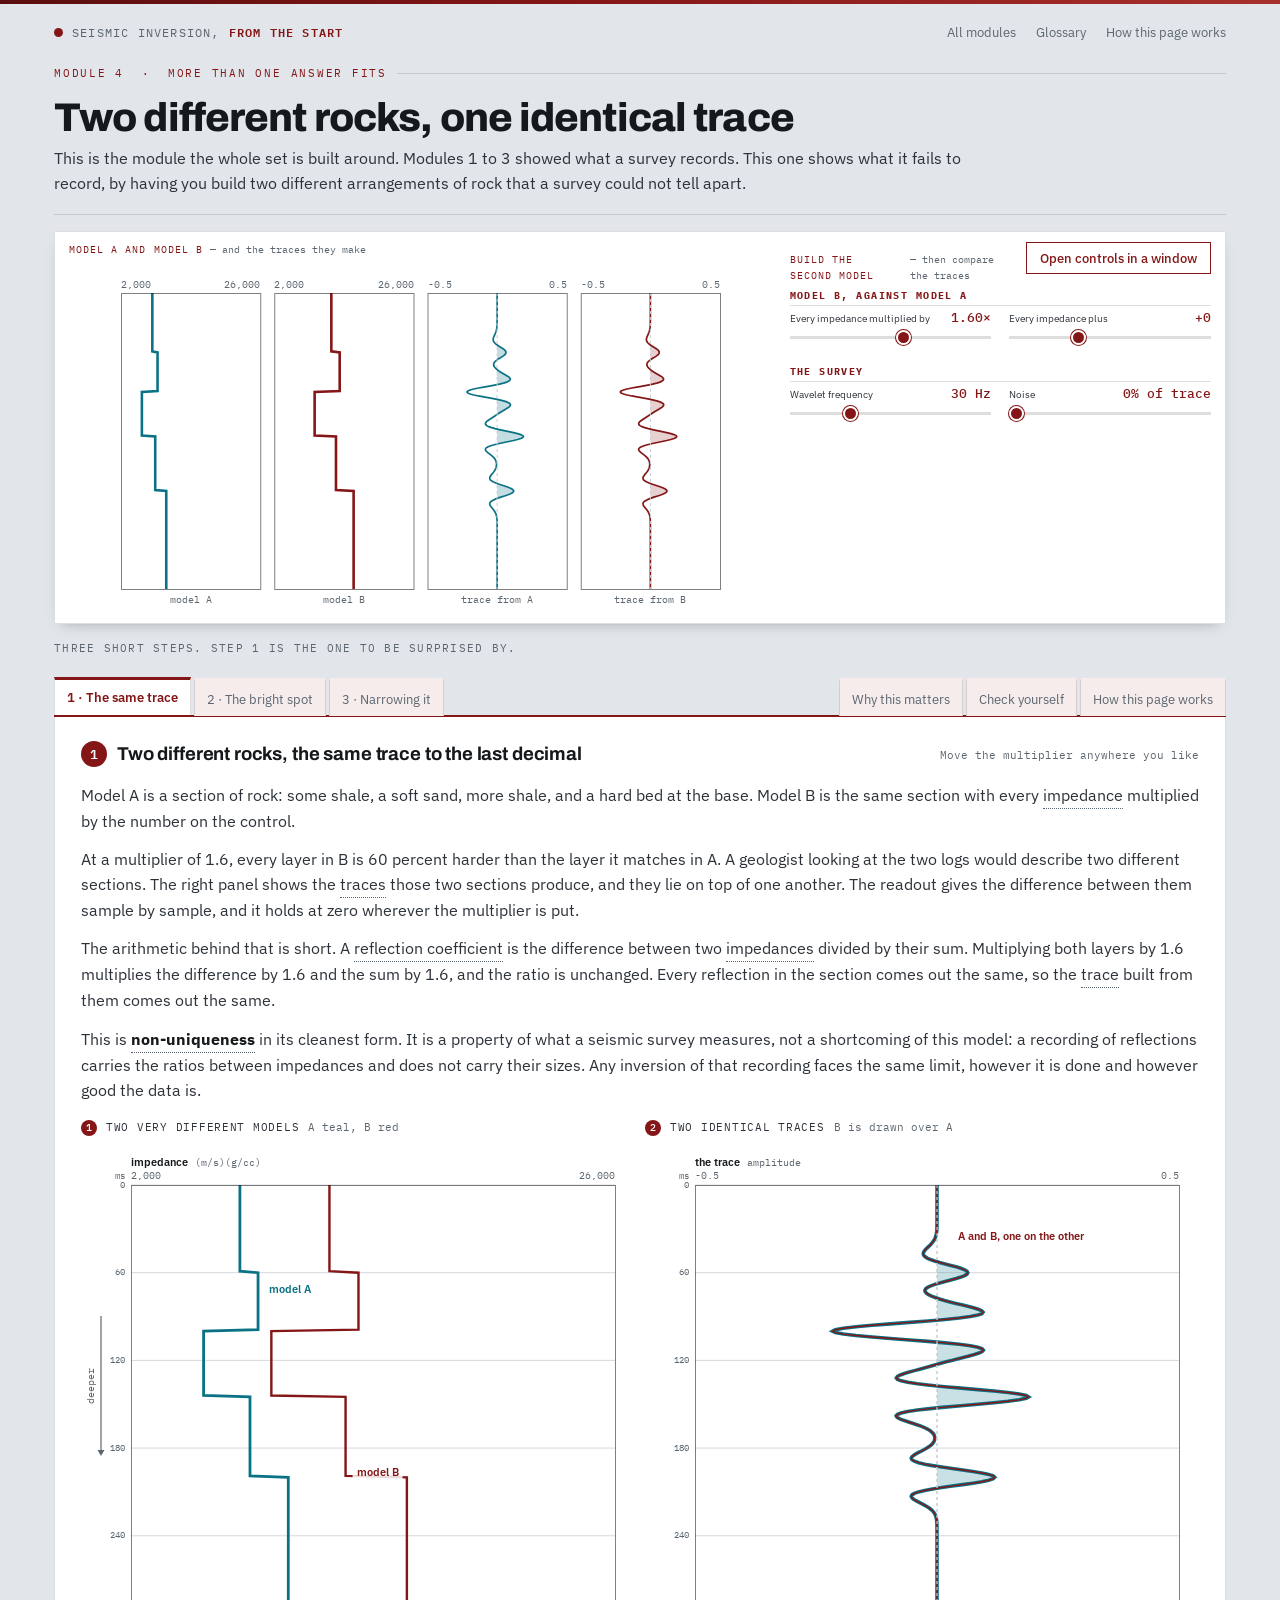
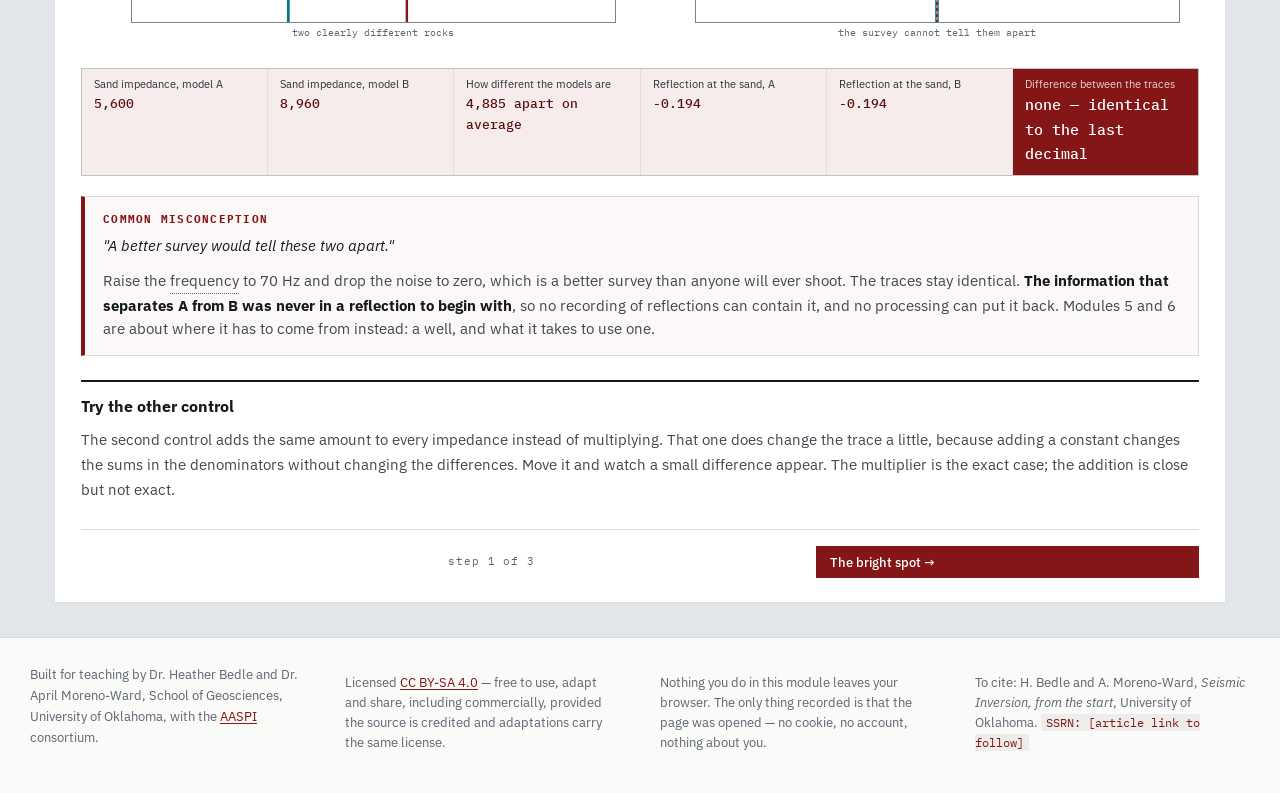
<file: modules/04-more-than-one-answer.html>
<!DOCTYPE html>
<html lang="en">
<head>
<meta charset="utf-8">
<meta name="viewport" content="width=device-width, initial-scale=1">
<title>4 · More than one answer fits | Seismic Inversion, from the start</title>
<meta name="description" content="Two different arrangements of rock can produce exactly the same seismic trace. Build both by hand, then find out what narrows the choice down.">
<link rel="preconnect" href="https://fonts.googleapis.com">
<link rel="preconnect" href="https://fonts.gstatic.com" crossorigin>
<link href="https://fonts.googleapis.com/css2?family=Archivo:wght@600;700;800&family=IBM+Plex+Mono:wght@400;500&family=IBM+Plex+Sans:wght@400;500;600&display=swap" rel="stylesheet">
<link rel="stylesheet" href="../assets/style.css">
</head>
<body>

<div class="wrap">
  <header class="masthead">
    <a class="brand" href="../index.html"><span class="dot"></span>Seismic inversion, <b>from the start</b></a>
    <nav>
      <a href="../index.html">All modules</a>
      <a href="../glossary.html">Glossary</a>
      <a href="#pm">How this page works</a>
    </nav>
  </header>

  <div class="mod-head">
    <p class="eyebrow">Module 4 &nbsp;·&nbsp; More than one answer fits</p>
    <h1>Two different rocks, one identical trace</h1>
    <p class="sub">This is the module the whole set is built around. Modules 1 to 3 showed what a survey
      records. This one shows what it fails to record, by having you build two different arrangements of
      rock that a survey could not tell apart.</p>
  </div>

  <div class="labhead">
    <div class="labgrid">
      <div>
        <p class="cap">Model A and model B <span>&mdash; and the traces they make</span></p>
        <canvas id="cHead" aria-label="Two different impedance models and the seismic traces they produce"></canvas>
      </div>
      <div>
        <p class="cap">Build the second model <span>&mdash; then compare the traces</span></p>
        <div class="controls" id="mainControls">
          <div class="ctl-col">
            <h2>Model B, against model A</h2>
            <div class="ctl">
              <label for="mult">Every impedance multiplied by
                <span class="val" id="multV">1.60&times;</span></label>
              <input type="range" data-key="mult" id="mult" min="0.4" max="2.5" step="0.05" value="1.60">
            </div>
            <div class="ctl">
              <label for="add">Every impedance plus
                <span class="val" id="addV">0</span></label>
              <input type="range" data-key="add" id="add" min="-2000" max="4000" step="100" value="0">
            </div>

            <h2>The survey</h2>
            <div class="ctl">
              <label for="fr">Wavelet frequency <span class="val" id="frV">30 Hz</span></label>
              <input type="range" data-key="fr" id="fr" min="14" max="70" step="1" value="30">
            </div>
            <div class="ctl">
              <label for="nz">Noise <span class="val" id="nzV">0% of trace</span></label>
              <input type="range" data-key="nz" id="nz" min="0" max="20" step="1" value="0">
            </div>

            <div class="modbar" style="margin-top:14px">
              <button class="btn ghost small reset" id="resetBtn" type="button">Reset</button>
              <button class="btn ghost small" id="copyBtn" type="button">Copy link to this setup</button>
            </div>
          </div>
        </div>
      </div>
    </div>
  </div>

  <p class="tabhint">Three short steps. Step 1 is the one to be surprised by.</p>

  <nav class="tabs" id="tabs" role="tablist" aria-label="Module steps">
    <button role="tab" data-tab="p1" aria-selected="false">1 · The same trace</button>
    <button role="tab" data-tab="p2" aria-selected="false">2 · The bright spot</button>
    <button role="tab" data-tab="p3" aria-selected="false">3 · Narrowing it</button>
    <span class="gap"></span>
    <span class="tabs-meta">
  <button role="tab" data-tab="pw" aria-selected="false">Why this matters</button>
      <button role="tab" data-tab="pc" aria-selected="false">Check yourself</button>
      <button role="tab" data-tab="pm" aria-selected="false">How this page works</button>
    </span>
  </nav>

  <!-- =============================== STEP 1 =============================== -->
  <section class="tabpane" id="p1" role="tabpanel" hidden>
    <div class="plot-head">
      <h3><span class="stepno">1</span>Two different rocks, the same trace to the last decimal</h3>
      <span class="hint">Move the multiplier anywhere you like</span>
    </div>

    <p class="lede">Model A is a section of rock: some shale, a soft sand, more shale, and a hard bed
      at the base. Model B is the same section with every impedance multiplied by the number on the
      control.</p>

    <p class="lede">At a multiplier of 1.6, every layer in B is 60 percent harder than the layer it
      matches in A. A geologist looking at the two logs would describe two different sections. The right
      panel shows the traces those two sections produce, and they lie on top of one another. The readout
      gives the difference between them sample by sample, and it holds at zero wherever the multiplier
      is put.</p>

    <p class="lede">The arithmetic behind that is short. A reflection coefficient is the difference
      between two impedances divided by their sum. Multiplying both layers by 1.6 multiplies the
      difference by 1.6 and the sum by 1.6, and the ratio is unchanged. Every reflection in the section
      comes out the same, so the trace built from them comes out the same.</p>

    <p class="lede">This is <b>non-uniqueness</b> in its cleanest form. It is a property of what a
      seismic survey measures, not a shortcoming of this model: a recording of reflections carries the
      ratios between impedances and does not carry their sizes. Any inversion of that recording faces
      the same limit, however it is done and however good the data is.</p>

    <div class="sec-row" id="row1">
      <div class="panel-col">
        <p class="sublabel"><b>1</b> Two very different models
          <span class="note">A teal, B red</span></p>
        <canvas id="c1a" aria-label="The impedance of model A and model B, which are clearly different"></canvas>
      </div>
      <div class="panel-col">
        <p class="sublabel"><b>2</b> Two identical traces
          <span class="note">B is drawn over A</span></p>
        <canvas id="c1b" aria-label="The traces from model A and model B, which lie exactly on top of each other"></canvas>
      </div>
    </div>

    <div class="stats" style="margin-top:14px">
      <div class="stat"><span>Sand impedance, model A</span><b id="s1a">&mdash;</b></div>
      <div class="stat"><span>Sand impedance, model B</span><b id="s1b">&mdash;</b></div>
      <div class="stat"><span>How different the models are</span><b id="s1c">&mdash;</b></div>
      <div class="stat"><span>Reflection at the sand, A</span><b id="s1d">&mdash;</b></div>
      <div class="stat"><span>Reflection at the sand, B</span><b id="s1e">&mdash;</b></div>
      <div class="stat key"><span>Difference between the traces</span><b id="s1f">&mdash;</b></div>
    </div>

    <div class="miscon">
      <h4>Common misconception</h4>
      <p class="said">"A better survey would tell these two apart."</p>
      <p class="fix">Raise the frequency to 70 Hz and drop the noise to zero, which is a better survey
        than anyone will ever shoot. The traces stay identical. <b>The information that separates A from
        B was never in a reflection to begin with</b>, so no recording of reflections can contain it,
        and no processing can put it back. Modules 5 and 6 are about where it has to come from
        instead: a well, and what it takes to use one.</p>
    </div>

    <div class="whymatters">
      <h4>Try the other control</h4>
      <p>The second control adds the same amount to every impedance instead of multiplying. That one does
        change the trace a little, because adding a constant changes the sums in the denominators without
        changing the differences. Move it and watch a small difference appear. The multiplier is the
        exact case; the addition is close but not exact.</p>
    </div>
  </section>

  <!-- =============================== STEP 2 =============================== -->
  <section class="tabpane" id="p2" role="tabpanel" hidden>
    <div class="plot-head">
      <h3><span class="stepno">2</span>The bright spot that could be anything</h3>
      <span class="hint">Move the thickness and watch the brightness stay put</span>
    </div>

    <p class="lede">Step 1 changed a whole section at once. This step changes a single bed, which is
      the form of non-uniqueness most likely to turn up in a project.</p>

    <p class="lede">A bright spot is usually mapped by reading the size of the peak at each trace, and
      that single number is what goes onto the map. The left panel shows a sand bed at the thickness set
      on the control, and beside it the bed that would be needed at a different thickness to produce the
      same peak.</p>

    <p class="lede">Moving the thickness from 4 m to 34 m finds a bed at every thickness that makes the
      same bright spot: a thin bed with a large contrast, or a thick bed with a small one. Those are
      different rocks and different volumes, and the amplitude map holds one number that fits all of
      them.</p>

    <p class="lede">Contrast and thickness are not the only pair. A soft organic shale, a gas sand and a
      high-porosity brine sand can all sit at the impedance the bright bed needs, so even a thickness
      settled by other means leaves the lithology and the fluid open. Separating those takes angle
      information, well control, or a rock physics model — none of which is in the amplitude.</p>

    <div class="sec-row" id="row2">
      <div class="panel-col">
        <p class="sublabel"><b>1</b> Two beds with the same brightness
          <span class="note">10 m reference, and yours</span></p>
        <canvas id="c2a" aria-label="Two sand beds of different thickness and contrast that produce the same peak amplitude"></canvas>
      </div>
      <div class="panel-col">
        <p class="sublabel"><b>2</b> Every bed that fits the same bright spot
          <span class="note">thickness against contrast</span></p>
        <canvas id="c2b" aria-label="The family of thickness and impedance pairs that all produce the same peak amplitude"></canvas>
      </div>
    </div>

    <div class="controls" id="thickControls" style="margin-bottom:14px">
      <div class="ctl-col">
        <h2>The bed</h2>
            <div class="ctl">
              <label for="thick">Bed thickness <span class="val" id="thickV">10 m</span></label>
              <input type="range" data-key="thick" id="thick" min="4" max="34" step="1" value="10">
            </div>
      </div>
    </div>

    <div class="stats" style="margin-top:14px">
      <div class="stat"><span>Reference bed</span><b id="s2a">&mdash;</b></div>
      <div class="stat"><span>Your thickness</span><b id="s2b">&mdash;</b></div>
      <div class="stat"><span>Impedance it would need</span><b id="s2c">&mdash;</b></div>
      <div class="stat"><span>Its reflection coefficient</span><b id="s2d">&mdash;</b></div>
      <div class="stat"><span>Peak on the trace</span><b id="s2e">&mdash;</b></div>
      <div class="stat key"><span>Thinnest and thickest bed that fits</span><b id="s2f">&mdash;</b></div>
    </div>

    <div class="whymatters">
      <h4>Why this matters</h4>
      <p>An amplitude map turns each trace into one number, and one number cannot carry two quantities.
        Thickness and contrast go in and a single brightness comes out, so the map cannot say which
        combination produced it. This is why volume estimates made from amplitude alone carry the range
        they do.</p>
    </div>
  </section>

  <!-- =============================== STEP 3 =============================== -->
  <section class="tabpane" id="p3" role="tabpanel" hidden>
    <div class="plot-head">
      <h3><span class="stepno">3</span>What narrows it down</h3>
      <span class="hint">Turn each one on and watch the set of answers shrink</span>
    </div>

    <p class="lede">Non-uniqueness means the data alone does not choose between the models that fit,
      so something else has to. That something is called <b>prior information</b>, and each box below
      adds a piece of it. With all three clear, 31 different beds fit the bright spot. Adding them one
      at a time changes the count.</p>

    <p class="lede">The counts quoted below are the ones the readouts give at the settings this page
      opens on. They move with the wavelet frequency, because a different wavelet makes a different
      family of beds fit. Read them off the panel rather than from here if you have changed
      anything.</p>

    <p class="lede"><b>Know what the rock can be.</b> A sandstone at this depth cannot have any
      impedance you like. Ruling out the impossible takes 31 beds down to 29, which is a small
      gain.</p>

    <p class="lede"><b>Tie it to a well.</b> A well measures the impedance of the sand where it was
      drilled. That takes the count to 27 and cuts the thinnest bed from 4 m to 8 m, which is also
      modest.</p>

    <p class="lede"><b>Use the whole wiggle, not just its size.</b> This one takes 31 beds down to 2.
      A thin bed and a thick one produce differently <em>shaped</em> events even when their peaks match,
      and that shape was on the trace all along. Reading a single number off a map discards it. Almost
      all of the narrowing on this page comes from that one box.</p>

    <p class="lede">Two beds still fit at the end, and that is the honest result rather than a failure of
      the exercise. Prior information narrows the set of models; it does not collapse the set to one. An
      inversion result is a member of whatever set is left, and how large that set is depends on how much
      was added and how good it was.</p>

    <p class="lede">That is the plainest argument for inversion there is. An inversion uses the whole
      wiggle. An amplitude map uses one number from it.</p>

    <div class="sec-row" id="row3">
      <div class="panel-col">
        <p class="sublabel"><b>1</b> Beds that fit, as you add information
          <span class="note">the shaded band is what is left</span></p>
        <canvas id="c3a" aria-label="The range of acceptable bed thicknesses as each constraint is added"></canvas>
      </div>
      <div class="panel-col">
        <p class="sublabel"><b>2</b> The trace, and what it can still hide
          <span class="note">every model in the band, drawn together</span></p>
        <canvas id="c3b" aria-label="The traces of every model still acceptable, drawn on top of one another"></canvas>
      </div>
    </div>

    <div class="controls" id="constrainControls" style="margin-top:14px">
      <div class="ctl-col">
        <h2>Information you add</h2>
        <div class="numrow">
          <label for="cShape">Use the whole wiggle, not just the peak</label>
          <input type="checkbox" id="cShape" data-check="cShape">
          <span class="unit"></span>
        </div>
        <div class="numrow">
          <label for="cWell">Tie the level to a well</label>
          <input type="checkbox" id="cWell" data-check="cWell">
          <span class="unit"></span>
        </div>
        <div class="numrow">
          <label for="cRock">Rule out impossible rock</label>
          <input type="checkbox" id="cRock" data-check="cRock">
          <span class="unit"></span>
        </div>
      </div>
    </div>

    <div class="stats" style="margin-top:14px">
      <div class="stat"><span>Beds that fit the peak alone</span><b id="s3a">&mdash;</b></div>
      <div class="stat"><span>Using the whole wiggle</span><b id="s3b">&mdash;</b></div>
      <div class="stat"><span>Thickness range left</span><b id="s3c">&mdash;</b></div>
      <div class="stat"><span>Impedance range left</span><b id="s3d">&mdash;</b></div>
      <div class="stat key"><span>Which box did the most</span><b id="s3e">&mdash;</b></div>
      <div class="stat wide"><span>What is still not decided</span><b id="s3f">&mdash;</b></div>
    </div>

    <div class="miscon">
      <h4>Common misconception</h4>
      <p class="said">"Once the inversion has run, the ambiguity is gone."</p>
      <p class="fix">An inversion returns one model because it was told to, not because only one fits.
        Two of the three boxes here are decisions somebody made rather than things the seismic measured. What the rock is allowed to be, and what the well says. <b>The result you are shown is one member
        of a set</b>, and the honest question about any inversion is how wide that set was and which
        assumptions narrowed it. On a real section, with an estimated wavelet and beds interfering with
        each other, the set is much wider than this page's two.</p>
    </div>
  </section>

  <!-- ============================ WHY IT MATTERS =========================== -->
  <section class="tabpane" id="pw" role="tabpanel" hidden>
    <div class="plot-head">
      <h3><span class="stepno ref">W</span>Why this matters</h3>
      <span class="hint">The idea the whole set is built around</span>
    </div>
    <p class="lede">The forward direction has one answer. The backward direction has many. That is not a
      shortcoming of any particular method, and a better algorithm does not fix it.</p>
    <p class="lede">Step 1 is the sharpest form of it. Scale every impedance in a section and the
      reflections do not change at all, so no recording of reflections can tell you which scaling is
      right. The absolute level of an impedance volume is not something the seismic knows.</p>
    <p class="lede">Step 2 is the everyday form. A number read off an amplitude map is one number
      carrying two quantities, and it cannot be taken apart without help.</p>
    <p class="lede">Step 3 is what practitioners actually do. They add information. Wells, geology, rock
      physics, an assumption about how simple the answer should be. Each addition narrows the set. None
      of them comes from the seismic, and each is a decision that can be right or wrong.</p>
    <p class="lede">So the useful question about an impedance volume is not whether it is correct. It is
      which assumptions narrowed it, and whether you agree with them. Module 7 turns that into a short
      list you can ask out loud.</p>
  </section>

  <!-- ============================ CHECK YOURSELF =========================== -->
  <section class="tabpane" id="pc" role="tabpanel" hidden>
    <div class="plot-head">
      <h3><span class="stepno ref">C</span>Check yourself</h3>
      <span class="hint">Four questions. Wrong answers are the useful ones</span>
    </div>

    <ol class="check" id="checkList">
      <li data-q="q1" data-right="c">
        <p class="qtext">You multiply every impedance in a section by 1.6. What happens to the seismic
          trace?</p>
        <div class="opts">
          <button class="opt" data-opt="a" type="button">It gets 1.6 times bigger</button>
          <button class="opt" data-opt="b" type="button">It changes slightly</button>
          <button class="opt" data-opt="c" type="button">Nothing at all</button>
        </div>
        <p class="why" hidden><b>Nothing at all.</b> Every reflection coefficient is a difference divided
          by a sum, and multiplying everything scales the difference and the sum by the same amount. The
          traces are identical to the last decimal place, which step 1 lets you check at any multiplier
          you like.</p>
      </li>

      <li data-q="q2" data-right="a">
        <p class="qtext">Given that, what can a seismic survey never tell you on its own?</p>
        <div class="opts">
          <button class="opt" data-opt="a" type="button">The absolute level of impedance</button>
          <button class="opt" data-opt="b" type="button">Where the boundaries are</button>
          <button class="opt" data-opt="c" type="button">Which way each boundary steps</button>
        </div>
        <p class="why" hidden><b>The absolute level.</b> Boundaries and their polarity are exactly what
          reflections carry, and the trace reports both. What no reflection carries is where the whole
          section sits on the impedance scale. That has to come from a well, which is what modules 5 and 6 are
          about.</p>
      </li>

      <li data-q="q3" data-right="b">
        <p class="qtext">A bright spot on an amplitude map. What does the brightness on its own tell
          you?</p>
        <div class="opts">
          <button class="opt" data-opt="a" type="button">How thick the bed is</button>
          <button class="opt" data-opt="b" type="button">A combination of thickness and contrast</button>
          <button class="opt" data-opt="c" type="button">How porous the rock is</button>
        </div>
        <p class="why" hidden><b>A combination, and the map cannot take it apart.</b> Step 2 finds a bed
          at every thickness from 4 m to 34 m that produces exactly the same peak, by trading contrast
          against thickness. A thin bed with a strong contrast and a thick one with a weak contrast are
          the same number on the map.</p>
      </li>

      <li data-q="q4" data-right="c">
        <p class="qtext">An inversion returns a single impedance volume. Why only one, when many models
          fit?</p>
        <div class="opts">
          <button class="opt" data-opt="a" type="button">Because it found the only model that fits</button>
          <button class="opt" data-opt="b" type="button">Because the others were ruled out by the data</button>
          <button class="opt" data-opt="c" type="button">Because assumptions chose one from the set</button>
        </div>
        <p class="why" hidden><b>Assumptions chose one.</b> Each of these picks among models the data was equally happy with. A background
          model from wells, a limit on how far the answer may move, an assumption about how few layers
          there should be. The volume is one member of a set, and the
          assumptions that selected it are usually not printed on the map.</p>
      </li>
    </ol>

    <div class="whymatters">
      <h4>If question 1 surprised you</h4>
      <p>Go to step 1 and drag the multiplier from 0.4 to 2.5 with the trace-difference readout in view.
        It reads zero the whole way, at every frequency and with the noise off. That one fact is why
        inversion needs information from outside the seismic.</p>
    </div>
  </section>

  <!-- =============================== METHOD =============================== -->
  <section class="tabpane" id="pm" role="tabpanel" hidden>
    <div class="plot-head">
      <h3><span class="stepno ref">M</span>How this page works</h3>
      <span class="hint">The arithmetic, and what it leaves out</span>
    </div>

    <p class="lede"><b>Everything on this page is computed while you watch.</b> The functions are in
      <code>assets/physics.js</code>.</p>

    <p class="lede"><b>Step 1 is exact, not approximate.</b> Multiplying every impedance by a constant
      leaves every reflection coefficient algebraically unchanged, so the two traces agree to the limit
      of the computer's arithmetic. The readout reports the measured difference rather than assuming it,
      and it stays at zero.</p>

    <p class="lede"><b>The second control adds a constant instead of multiplying</b>, and that one does
      change the trace, because adding to both impedances changes the sum in the denominator without
      changing the difference in the numerator. It is included so the exact case can be told from the
      nearly-exact one.</p>

    <p class="lede"><b>Step 2 searches for real.</b> For each thickness, the page tries impedances across
      the whole plausible range and keeps the one whose peak comes closest to the reference bed's peak.
      Nothing is fitted in advance.</p>

    <p class="lede"><b>Step 3 measures each constraint rather than assuming it helps.</b> The result is not what the usual
      account suggests. At the default 30 Hz, rock bounds take 31 beds to 29. A well tie takes it to 27.
      Using the whole wiggle takes it to 2. The three counts change with the frequency; the ordering
      does not. The ambiguity in
      step 2 belongs to <em>an amplitude read off a map</em>, not to the trace. Given the complete wiggle,
      a known wavelet and known surrounding rock, thickness and contrast separate well.</p>

    <p class="lede">That is the honest shape of this page's finding, and it has a limit. The waveform
      test here is generous. Perfect wavelet, no interference from neighbouring beds, and only two unknowns.
      Every one of those is false on a real section, and each makes the surviving set larger. The scaling
      ambiguity in step 1, by contrast, is exact and no amount of waveform helps with it at all.</p>

    <p class="lede"><b>Where this page simplifies.</b></p>
    <ul class="lede" style="padding-left:20px">
      <li><b>The wavelet is known exactly and is symmetrical.</b> In practice it is estimated, and an
        error in it widens every range on this page.</li>
      <li><b>The rock above and below the bed is known.</b> In practice it is not, which adds more
        unknowns and more ambiguity than step 3 shows.</li>
      <li><b>Only two things vary in step 2.</b> A real section has many layers whose reflections
        overlap, so the true set of models that fit is far larger than a two-parameter search can
        show.</li>
      <li><b>The whole-waveform test here is generous.</b> It assumes a perfect wavelet, no interference
        from neighbouring beds and controllable noise, so the narrowing it achieves is a best case.</li>
      <li><b>No angles.</b> Recording the same reflection at several angles adds information and narrows
        the set further. That belongs to the advanced set.</li>
    </ul>

    <details class="instr">
      <summary>Instructor notes</summary>
      <div class="instr-body">
        <h5>Learning objectives</h5>
        <ul>
          <li>Show that scaling every impedance leaves the trace unchanged.</li>
          <li>State what a seismic survey therefore cannot determine on its own.</li>
          <li>Explain why a single amplitude cannot separate thickness from contrast.</li>
          <li>Name three kinds of information that narrow the set, and say which does the most.</li>
        </ul>

        <h5>Summary</h5>
        <p>The inverse problem has many answers. An inversion returns one because assumptions chose it,
          not because the data did.</p>

        <h5>Suggested discussion questions</h5>
        <ul>
          <li>Two contractors invert the same volume and hand back different impedance levels. Both fit
            the seismic. What would you ask each of them?</li>
          <li>Your prospect is mapped on amplitude alone. What range of volumes is consistent with the
            map, and what one piece of data would most reduce it?</li>
          <li>Step 3 shows the whole wiggle doing far more than the well tie or the rock bounds. Why
            might an interpreter still work from an amplitude map?</li>
        </ul>

        <h5>Common misconceptions this page addresses</h5>
        <ul>
          <li>That a better survey would resolve the ambiguity in step 1.</li>
          <li>That running an inversion removes the ambiguity rather than choosing within it.</li>
        </ul>

        <h5>Approximate completion time</h5>
        <p>Twenty minutes. Step 1 is worth doing on a projector: dragging the multiplier while the
          difference readout sits at zero makes the point in about ten seconds.</p>
      </div>
    </details>
  </section>

  <section class="nextup" id="nextup" hidden>
    <p class="eyebrow">Next up</p>
    <h3>5 · Tying a well</h3>
    <p>If the seismic cannot set the level, something else must, and that something is a well. The next
      module puts one onto the same time axis as the seismic, which every later step depends on.</p>
    <a class="btn" href="05-tying-a-well.html">Go to module 5 →</a>
    <a class="btn ghost" href="03-what-the-wavelet-does.html">Back to module 3</a>
  </section>

  <div class="pager" id="pager" hidden>
    <a class="btn ghost" href="03-what-the-wavelet-does.html">← Module 3: what the wavelet does</a>
    <a class="btn ghost" href="05-tying-a-well.html">Module 5: tying a well →</a>
  </div>

  <footer>
    <div class="foot-grid">
      <p>Built for teaching by Dr. Heather Bedle and Dr. April Moreno-Ward, School of Geosciences,
        University of Oklahoma, with the
        <a href="https://www.ou.edu/mcee/labs/aaspi">AASPI</a> consortium.</p>
      <p class="lic">Licensed <a href="https://creativecommons.org/licenses/by-sa/4.0/">CC BY-SA 4.0</a>
        — free to use, adapt and share, including commercially, provided the source is credited and
        adaptations carry the same license.</p>
      <p class="lic">Nothing you do in this module leaves your browser. The only thing recorded is that
        the page was opened — no cookie, no account, nothing about you.</p>
      <p class="lic">To cite: H. Bedle and A. Moreno-Ward, <i>Seismic Inversion, from the start</i>,
        University of Oklahoma. <span class="k">SSRN: [article link to follow]</span></p>
    </div>
  </footer>
</div>

<script src="../assets/count.js"></script>
<script src="../assets/glossary.js"></script>
<script src="../assets/panelout.js"></script>
<script src="../assets/seismic.js"></script>
<script src="../assets/physics.js"></script>
<script src="../assets/panels.js"></script>
<script>
(function () {
  'use strict';

  if (typeof SEIS === 'undefined' || typeof PHYS === 'undefined') {
    const el = document.createElement('div');
    el.setAttribute('style', 'background:#841617;color:#fff;padding:14px 18px;font:14px/1.5 monospace');
    el.textContent = 'This module needs assets/seismic.js and assets/physics.js.';
    const w = document.querySelector('.wrap');
    (w || document.body).insertBefore(el, w ? w.firstChild : null);
    return;
  }

  const $ = (id) => document.getElementById(id);
  const visible = (id) => { const el = $(id); return el && !el.hidden; };
  const set = (id, v) => { const el = $(id); if (el) el.textContent = v; };
  const CRIM = '#841617', TEAL = '#0B7285', SLATE = '#5C6670', INK = '#16191C';
  const GRID = '#C9CDD2';

  const DEF = {
    mult: 1.60, add: 0, fr: 30, nz: 0, thick: 10,
    cShape: 0, cWell: 0, cRock: 0, tab: 'p1',
  };
  const S = SEIS.readState(DEF);
  (function sanitize() {
    const num = (k, lo, hi) => {
      let v = Number(S[k]);
      if (!isFinite(v)) v = DEF[k];
      S[k] = Math.min(hi, Math.max(lo, v));
    };
    num('mult', 0.4, 2.5); num('add', -2000, 4000);
    num('fr', 14, 70); num('nz', 0, 20); num('thick', 4, 34);
    ['cShape', 'cWell', 'cRock'].forEach((k) => { S[k] = Number(S[k]) ? 1 : 0; });
  })();
  const saveState = () => SEIS.writeState(S, DEF);
  if ($('copyBtn')) $('copyBtn').addEventListener('click', (e) => SEIS.copyLink(e.currentTarget));

  const DT = 0.001, NT = 300, T0 = 0;

  // Exactly one place converts a time into a y position.
  const yOf = (t, R) => R.y + ((t - T0) / ((NT - 1) * DT)) * R.h;
  const yAt = (i, R) => yOf(T0 + i * DT, R);

  /* Fixed axes. Model B can be 2.5 times model A, so the impedance axis has to
     hold both without ever rescaling. */
  const AX = {
    z:      [2000, 26000],
    amp:    [-0.45, 0.45],
    thick:  [0, 36],
    zbed:   [3000, 7400],
  };

  const fmt0 = (v) => Math.round(v).toLocaleString();
  const fmt3 = (v) => (v >= 0 ? '+' : '') + v.toFixed(3);

  // Model A: a section with a soft sand in it and a hard bed at the base.
  const SECTION = [
    { t0: 0.000, t1: 0.060, z: 7400, name: 'shale' },
    { t0: 0.060, t1: 0.100, z: 8300, name: 'silt' },
    { t0: 0.100, t1: 0.145, z: 5600, name: 'sand' },
    { t0: 0.145, t1: 0.200, z: 7900, name: 'shale' },
    { t0: 0.200, t1: 0.400, z: 9800, name: 'limestone' },
  ];
  const SAND = 2;

  // Step 2's bed: one sand in shale, of variable thickness and impedance.
  const SHALE_Z = 7350, SAND_VP = 2600, BED_TOP = 0.100;
  const REF_THICK = 10, REF_Z = 5200;

  let D = {};

  function seriesFrom(zOf) {
    const z = new Float64Array(NT);
    for (let i = 0; i < NT; i++) {
      const t = T0 + i * DT;
      let v = zOf(SECTION[SECTION.length - 1]);
      for (const L of SECTION) if (t >= L.t0 && t < L.t1) { v = zOf(L); break; }
      z[i] = v;
    }
    return z;
  }

  function traceFromImpedance(z, freq, noisePct, seed) {
    const r = new Float64Array(NT);
    for (let i = 1; i < NT; i++) {
      r[i] = 0.5 * (z[i] - z[i - 1]) / (0.5 * (z[i] + z[i - 1]));
    }
    const clean = PHYS.convolve(r, PHYS.wavelet(freq, DT));
    return noisePct ? PHYS.addNoise(clean, noisePct, seed) : clean;
  }

  function bedLayers(thick, zsand) {
    const two = 2 * thick / SAND_VP;
    return [
      { t0: T0, t1: BED_TOP, vp: SHALE_Z, density: 1 },
      { t0: BED_TOP, t1: BED_TOP + two, vp: zsand, density: 1 },
      { t0: BED_TOP + two, t1: 999, vp: SHALE_Z, density: 1 },
    ];
  }
  function bedTrace(thick, zsand, freq) {
    return PHYS.syntheticTrace(bedLayers(thick, zsand),
      { t0: T0, dt: DT, n: NT, frequency: freq }).trace;
  }
  function peakOf(tr) {
    let m = 0;
    for (let i = 0; i < tr.length; i++) m = Math.max(m, Math.abs(tr[i]));
    return m;
  }

  function recompute() {
    D.mult = Number(S.mult);
    D.add = Number(S.add);
    D.fr = Math.round(S.fr);
    D.nz = Math.round(S.nz);
    D.thick = Math.round(S.thick);
    D.cShape = Number(S.cShape) ? 1 : 0;
    D.cWell = Number(S.cWell) ? 1 : 0;
    D.cRock = Number(S.cRock) ? 1 : 0;

    /* --- step 1: the two whole-section models --------------------------- */
    D.zA = seriesFrom((L) => L.z);
    D.zB = seriesFrom((L) => L.z * D.mult + D.add);
    // both traces get the same noise, so any difference is the models' own
    D.traceA = traceFromImpedance(D.zA, D.fr, D.nz, 77001);
    D.traceB = traceFromImpedance(D.zB, D.fr, D.nz, 77001);
    D.gap = PHYS.misfit(D.traceA, D.traceB);
    D.scaleA = PHYS.rms(D.traceA) || 1;
    D.gapPct = 100 * D.gap / D.scaleA;

    D.sandA = SECTION[SAND].z;
    D.sandB = SECTION[SAND].z * D.mult + D.add;
    D.rcA = PHYS.reflectionCoefficient(SECTION[SAND - 1].z, SECTION[SAND].z);
    D.rcB = PHYS.reflectionCoefficient(
      SECTION[SAND - 1].z * D.mult + D.add, SECTION[SAND].z * D.mult + D.add);
    let dsum = 0;
    for (let i = 0; i < NT; i++) dsum += Math.abs(D.zB[i] - D.zA[i]);
    D.modelGap = dsum / NT;

    /* --- step 2: every bed that gives the same peak --------------------- */
    D.refTrace = bedTrace(REF_THICK, REF_Z, D.fr);
    D.refPeak = peakOf(D.refTrace);

    const key = 'f' + D.fr;
    if (!D.familyKey || D.familyKey !== key) {
      const fam = [];
      for (let t = 4; t <= 34; t++) {
        let best = null;
        for (let z = 3100; z <= 7300; z += 20) {
          const d = Math.abs(peakOf(bedTrace(t, z, D.fr)) - D.refPeak);
          if (!best || d < best.d) best = { z, d };
        }
        // only count it as fitting if the peak really does match
        const fits = best.d / D.refPeak < 0.02;
        fam.push({ thick: t, z: best.z, fits, err: best.d / D.refPeak });
      }
      D.family = fam;
      D.familyKey = key;
    }
    D.fitting = D.family.filter((p) => p.fits);
    const mine = D.family.find((p) => p.thick === D.thick) || D.family[0];
    D.myZ = mine.z;
    D.myFits = mine.fits;
    D.myRC = PHYS.reflectionCoefficient(SHALE_Z, D.myZ);
    D.myPeak = peakOf(bedTrace(D.thick, D.myZ, D.fr));
    D.thinnest = D.fitting.length ? D.fitting[0].thick : D.thick;
    D.thickest = D.fitting.length ? D.fitting[D.fitting.length - 1].thick : D.thick;

    /* --- step 3: what survives each constraint -------------------------- */
    // the peak-only set is the family above; the waveform test compares the
    // whole wiggle against a noise floor
    const floor = Math.max(1e-9, (Math.max(D.nz, 2) / 100) * PHYS.rms(D.refTrace));
    D.kept = D.family.filter((p) => {
      if (!p.fits) return false;
      if (D.cShape) {
        const m = PHYS.misfit(bedTrace(p.thick, p.z, D.fr), D.refTrace);
        if (m > floor) return false;
      }
      if (D.cWell) {
        // a well says the sand is near 5,200; only beds close to it survive
        if (Math.abs(p.z - REF_Z) > 400) return false;
      }
      if (D.cRock) {
        // a sand at this depth cannot be harder than the shale or absurdly soft
        if (p.z < 4200 || p.z > 6800) return false;
      }
      return true;
    });
    D.keptThick = D.kept.map((p) => p.thick);
    D.keptZ = D.kept.map((p) => p.z);
    D.tLo = D.keptThick.length ? Math.min.apply(null, D.keptThick) : null;
    D.tHi = D.keptThick.length ? Math.max.apply(null, D.keptThick) : null;
    D.zLo = D.keptZ.length ? Math.min.apply(null, D.keptZ) : null;
    D.zHi = D.keptZ.length ? Math.max.apply(null, D.keptZ) : null;
  }

  /* --- drawing helpers ---------------------------------------------------- */

  function panel(id, hRatio) {
    const c = $(id);
    if (!c || !c.parentElement) return null;
    const cs = window.getComputedStyle(c.parentElement);
    const w = c.parentElement.clientWidth
            - parseFloat(cs.paddingLeft || 0) - parseFloat(cs.paddingRight || 0);
    const h = Math.max(240, Math.round(w * (hRatio || 0.8)));
    const ctx = SEIS.fitCanvas(c, w, h);
    ctx.clearRect(0, 0, w, h);
    return { ctx, w, h };
  }

  // Time down the side, so a student can see which way the panels run.
  function timeScale(ctx, rect, withUnits) {
    const ticks = [];
    for (let ms = 0; ms <= 280; ms += 60) {
      ticks.push({ pos: ms / ((NT - 1) * 1000 * DT), label: String(ms) });
    }
    PANEL.sideScale(ctx, rect, ticks, withUnits ? 'ms' : '');
  }

  function trackLabel(ctx, rect, label, rng, fmt) {
    SEIS.frame(ctx, rect);
    ctx.save();
    ctx.font = '10px "IBM Plex Mono", monospace';
    ctx.fillStyle = SLATE; ctx.textAlign = 'center'; ctx.textBaseline = 'top';
    ctx.fillText(label, rect.x + rect.w / 2, rect.y + rect.h + 6);
    if (fmt) {
      ctx.textAlign = 'left'; ctx.fillText(fmt(rng[0]), rect.x, rect.y - 13);
      ctx.textAlign = 'right'; ctx.fillText(fmt(rng[1]), rect.x + rect.w, rect.y - 13);
    }
    ctx.restore();
  }

  function stepCurve(ctx, rect, values, rng, color, width) {
    ctx.save();
    ctx.beginPath(); ctx.rect(rect.x, rect.y, rect.w, rect.h); ctx.clip();
    ctx.strokeStyle = color; ctx.lineWidth = width || 2.2;
    ctx.beginPath();
    for (let i = 0; i < values.length; i++) {
      const f = (values[i] - rng[0]) / (rng[1] - rng[0]);
      const x = rect.x + Math.max(-0.2, Math.min(1.2, f)) * rect.w;
      const y = yAt(i, rect);
      i ? ctx.lineTo(x, y) : ctx.moveTo(x, y);
    }
    ctx.stroke(); ctx.restore();
  }

  function drawWiggle(ctx, rect, trace, rng, color, fill, width) {
    const xm = rect.x + rect.w * (0 - rng[0]) / (rng[1] - rng[0]);
    const xOf = (v) => rect.x + rect.w
      * (Math.max(rng[0], Math.min(rng[1], v)) - rng[0]) / (rng[1] - rng[0]);
    ctx.save();
    ctx.beginPath(); ctx.rect(rect.x, rect.y, rect.w, rect.h); ctx.clip();
    if (fill) {
      ctx.fillStyle = fill;
      ctx.beginPath(); ctx.moveTo(xm, yAt(0, rect));
      for (let i = 0; i < trace.length; i++) ctx.lineTo(Math.max(xm, xOf(trace[i])), yAt(i, rect));
      ctx.lineTo(xm, yAt(trace.length - 1, rect)); ctx.closePath(); ctx.fill();
    }
    ctx.strokeStyle = color; ctx.lineWidth = width || 1.7; ctx.beginPath();
    for (let i = 0; i < trace.length; i++) {
      const x = xOf(trace[i]), y = yAt(i, rect);
      i ? ctx.lineTo(x, y) : ctx.moveTo(x, y);
    }
    ctx.stroke(); ctx.restore();
    SEIS.dashedLine(ctx, xm, rect.y, xm, rect.y + rect.h, GRID, [3, 3], 1);
  }

  /* --- the sticky head ---------------------------------------------------- */

  function drawHead() {
    const p = panel('cHead', 0.5); if (!p) return;
    const { ctx, w, h } = p;
    const pad = 52, top = 30, bot = 26, gap = 14;
    const cw = (w - 2 * pad - 3 * gap) / 4;
    const H = h - top - bot;
    const r = (k) => ({ x: pad + k * (cw + gap), y: top, w: cw, h: H });

    stepCurve(ctx, r(0), D.zA, AX.z, TEAL, 2.6);
    trackLabel(ctx, r(0), 'model A', AX.z, fmt0);
    stepCurve(ctx, r(1), D.zB, AX.z, CRIM, 2.6);
    trackLabel(ctx, r(1), 'model B', AX.z, fmt0);
    drawWiggle(ctx, r(2), D.traceA, AX.amp, TEAL, 'rgba(11,114,133,.24)');
    trackLabel(ctx, r(2), 'trace from A', AX.amp, (v) => v.toFixed(1));
    drawWiggle(ctx, r(3), D.traceB, AX.amp, CRIM, 'rgba(132,22,23,.20)');
    trackLabel(ctx, r(3), 'trace from B', AX.amp, (v) => v.toFixed(1));
  }

  /* --- step 1 -------------------------------------------------------------- */

  function draw1() {
    const pa = panel('c1a', 0.9);
    if (pa) {
      const { ctx, w, h } = pa;
      const rect = { x: 50, y: 30, w: w - 70, h: h - 62 };
      timeScale(ctx, rect, true);
      PANEL.downArrow(ctx, rect, 'deeper');
      stepCurve(ctx, rect, D.zA, AX.z, TEAL, 2.8);
      stepCurve(ctx, rect, D.zB, AX.z, CRIM, 2.4);
      PANEL.quantity(ctx, rect, 'impedance', '(m/s)(g/cc)', AX.z[0], AX.z[1], fmt0);
      PANEL.curveLabel(ctx, rect, D.zA, AX.z, 0.24, 'model A', TEAL);
      PANEL.curveLabel(ctx, rect, D.zB, AX.z, 0.66, 'model B', CRIM);
      trackLabel(ctx, rect, 'two clearly different rocks', [0, 0], () => '');
    }
    const pb = panel('c1b', 0.9);
    if (pb) {
      const { ctx, w, h } = pb;
      const rect = { x: 50, y: 30, w: w - 70, h: h - 62 };
      timeScale(ctx, rect, true);
      drawWiggle(ctx, rect, D.traceA, AX.amp, TEAL, 'rgba(11,114,133,.22)', 3.6);
      drawWiggle(ctx, rect, D.traceB, AX.amp, CRIM, null, 1.4);
      PANEL.quantity(ctx, rect, 'the trace', 'amplitude', AX.amp[0], AX.amp[1], (v) => v.toFixed(1));
      PANEL.tagAt(ctx, rect.x + rect.w * 0.52, rect.y + rect.h * 0.12,
                  'A and B, one on the other', CRIM, 'left');
      trackLabel(ctx, rect, 'the survey cannot tell them apart', [0, 0], () => '');
    }

    set('s1a', fmt0(D.sandA));
    set('s1b', fmt0(D.sandB));
    set('s1c', fmt0(D.modelGap) + ' apart on average');
    set('s1d', fmt3(D.rcA));
    set('s1e', fmt3(D.rcB));
    set('s1f', D.gapPct < 0.001 ? 'none — identical to the last decimal'
                                : D.gapPct.toFixed(2) + '% of the trace');
  }

  /* --- step 2 -------------------------------------------------------------- */

  function draw2() {
    const pa = panel('c2a', 0.9);
    if (pa) {
      const { ctx, w, h } = pa;
      const pad = 48, top = 30, gap = 22;
      const cw = (w - pad - 16 - gap) / 2;
      const H = h - top - 34;
      const ra = { x: pad, y: top, w: cw, h: H };
      const rb = { x: pad + cw + gap, y: top, w: cw, h: H };
      const drawBed = (rect, thick, z, label) => {
        const two = 2 * thick / SAND_VP;
        const y0 = yOf(BED_TOP, rect), y1 = yOf(BED_TOP + two, rect);
        ctx.save();
        ctx.fillStyle = 'rgba(198,166,100,.30)';
        ctx.fillRect(rect.x, y0, rect.w, Math.max(1.2, y1 - y0));
        ctx.restore();
        const zs = PHYS.impedanceSeries(bedLayers(thick, z), T0, DT, NT);
        stepCurve(ctx, rect, zs, AX.zbed, TEAL, 2.6);
        drawWiggle(ctx, rect, bedTrace(thick, z, D.fr), AX.amp, INK, null, 1.6);
        trackLabel(ctx, rect, label, AX.zbed, fmt0);
      };
      drawBed(ra, REF_THICK, REF_Z, REF_THICK + ' m at ' + fmt0(REF_Z));
      drawBed(rb, D.thick, D.myZ, D.thick + ' m at ' + fmt0(D.myZ));
    }
    const pb = panel('c2b', 0.9);
    if (pb) {
      const { ctx, w, h } = pb;
      const rect = { x: 62, y: 30, w: w - 84, h: h - 66 };
      SEIS.frame(ctx, rect);
      SEIS.axisBottom(ctx, rect, AX.thick[0], AX.thick[1], 'bed thickness, m', (v) => v.toFixed(0));
      SEIS.axisLeft(ctx, rect, AX.zbed[0], AX.zbed[1], 'impedance it would need',
                    (v) => fmt0(v), { flip: true });
      const xOf = (v) => rect.x + (v - AX.thick[0]) / (AX.thick[1] - AX.thick[0]) * rect.w;
      const yV = (v) => rect.y + (AX.zbed[1] - Math.max(AX.zbed[0], Math.min(AX.zbed[1], v)))
                       / (AX.zbed[1] - AX.zbed[0]) * rect.h;
      ctx.save();
      ctx.strokeStyle = CRIM; ctx.lineWidth = 2.4; ctx.beginPath();
      let started = false;
      D.family.forEach((p) => {
        if (!p.fits) return;
        const x = xOf(p.thick), y = yV(p.z);
        started ? ctx.lineTo(x, y) : ctx.moveTo(x, y);
        started = true;
      });
      ctx.stroke(); ctx.restore();
      // the reference and your bed
      ctx.save();
      ctx.fillStyle = SLATE;
      ctx.beginPath(); ctx.arc(xOf(REF_THICK), yV(REF_Z), 4.4, 0, Math.PI * 2); ctx.fill();
      ctx.fillStyle = INK;
      ctx.beginPath(); ctx.arc(xOf(D.thick), yV(D.myZ), 5, 0, Math.PI * 2); ctx.fill();
      ctx.restore();
      SEIS.tag(ctx, xOf(D.thick), yV(D.myZ) - 16, 'yours', INK, 'center');
      SEIS.tag(ctx, rect.x + rect.w - 6, rect.y + 14,
               'every point makes the same bright spot', CRIM, 'right');
    }

    set('s2a', REF_THICK + ' m at ' + fmt0(REF_Z));
    set('s2b', D.thick + ' m');
    set('s2c', fmt0(D.myZ));
    set('s2d', fmt3(D.myRC));
    set('s2e', D.myPeak.toFixed(4) + ' against ' + D.refPeak.toFixed(4));
    set('s2f', D.fitting.length
      ? D.thinnest + ' m and ' + D.thickest + ' m — a ' +
        (D.thickest / D.thinnest).toFixed(1) + ' times range'
      : 'none at this frequency');
  }

  /* --- step 3 -------------------------------------------------------------- */

  function draw3() {
    const pa = panel('c3a', 0.9);
    if (pa) {
      const { ctx, w, h } = pa;
      const rect = { x: 62, y: 30, w: w - 84, h: h - 66 };
      SEIS.frame(ctx, rect);
      SEIS.axisBottom(ctx, rect, AX.thick[0], AX.thick[1], 'bed thickness, m', (v) => v.toFixed(0));
      SEIS.axisLeft(ctx, rect, AX.zbed[0], AX.zbed[1], 'impedance', (v) => fmt0(v), { flip: true });
      const xOf = (v) => rect.x + (v - AX.thick[0]) / (AX.thick[1] - AX.thick[0]) * rect.w;
      const yV = (v) => rect.y + (AX.zbed[1] - Math.max(AX.zbed[0], Math.min(AX.zbed[1], v)))
                       / (AX.zbed[1] - AX.zbed[0]) * rect.h;
      // everything the peak alone allowed, in grey
      ctx.save();
      D.family.forEach((p) => {
        if (!p.fits) return;
        ctx.fillStyle = 'rgba(92,102,112,.30)';
        ctx.beginPath(); ctx.arc(xOf(p.thick), yV(p.z), 3.4, 0, Math.PI * 2); ctx.fill();
      });
      // what survives the constraints, in red
      D.kept.forEach((p) => {
        ctx.fillStyle = CRIM;
        ctx.beginPath(); ctx.arc(xOf(p.thick), yV(p.z), 4.6, 0, Math.PI * 2); ctx.fill();
      });
      ctx.restore();
      if (D.tLo !== null) {
        ctx.save();
        ctx.fillStyle = 'rgba(132,22,23,.10)';
        ctx.fillRect(xOf(D.tLo) - 4, rect.y, (xOf(D.tHi) - xOf(D.tLo)) + 8, rect.h);
        ctx.restore();
      }
      SEIS.tag(ctx, rect.x + rect.w - 6, rect.y + 14, 'grey allowed, red still allowed', SLATE, 'right');
    }
    const pb = panel('c3b', 0.9);
    if (pb) {
      const { ctx, w, h } = pb;
      const rect = { x: 50, y: 30, w: w - 70, h: h - 62 };
      // every surviving model's trace, drawn together
      D.kept.forEach((p) => {
        drawWiggle(ctx, rect, bedTrace(p.thick, p.z, D.fr), AX.amp,
                   'rgba(132,22,23,.40)', null, 1.2);
      });
      drawWiggle(ctx, rect, D.refTrace, AX.amp, INK, null, 2);
      PANEL.quantity(ctx, rect, 'the trace', 'amplitude', AX.amp[0], AX.amp[1], (v) => v.toFixed(1));
      PANEL.tagAt(ctx, rect.x + 8, rect.y + rect.h * 0.10, 'the recording', INK, 'left');
      PANEL.tagAt(ctx, rect.x + 8, rect.y + rect.h * 0.86,
                  'every model still allowed', CRIM, 'left');
      trackLabel(ctx, rect, 'all of them fit', [0, 0], () => '');
    }

    set('s3a', String(D.fitting.length));
    set('s3b', String(D.kept.length));
    set('s3c', D.tLo === null ? 'nothing fits' : D.tLo + ' to ' + D.tHi + ' m');
    set('s3d', D.zLo === null ? 'nothing fits' : fmt0(D.zLo) + ' to ' + fmt0(D.zHi));
    set('s3e', D.cShape ? 'the whole wiggle, by a long way'
                        : 'try the whole wiggle — it is the big one');
    set('s3f', D.kept.length > 1
      ? 'which of ' + D.kept.length + ' beds it is'
      : (D.kept.length === 1 ? 'nothing, on this simple model' : 'the constraints disagree'));
  }

  /* --- check yourself ------------------------------------------------------ */

  (function wireCheck() {
    const list = $('checkList');
    if (!list) return;
    list.addEventListener('click', (ev) => {
      const btn = ev.target.closest('.opt');
      if (!btn) return;
      const li = btn.closest('li');
      const right = li.getAttribute('data-right');
      li.querySelectorAll('.opt').forEach((b) => {
        b.classList.remove('right', 'wrong');
        if (b.getAttribute('data-opt') === right) b.classList.add('right');
      });
      if (btn.getAttribute('data-opt') !== right) btn.classList.add('wrong');
      const why = li.querySelector('.why');
      if (why) why.hidden = false;
    });
  })();

  /* --- wiring -------------------------------------------------------------- */

  function syncControls() {
    if ($('mult')) $('mult').value = S.mult;
    set('multV', Number(S.mult).toFixed(2) + '\u00D7');
    if ($('add')) $('add').value = S.add;
    set('addV', (S.add >= 0 ? '+' : '') + fmt0(S.add));
    if ($('fr')) $('fr').value = S.fr;
    set('frV', Math.round(S.fr) + ' Hz');
    if ($('nz')) $('nz').value = S.nz;
    set('nzV', Math.round(S.nz) + '% of trace');
    if ($('thick')) $('thick').value = S.thick;
    set('thickV', Math.round(S.thick) + ' m');
    ['cShape', 'cWell', 'cRock'].forEach((k) => {
      const el = $(k); if (el) el.checked = !!Number(S[k]);
    });
  }

  function drawAll() {
    syncControls();
    drawHead();
    if (visible('p1')) draw1();
    if (visible('p2')) draw2();
    if (visible('p3')) draw3();
  }

  const PANES = ['p1', 'p2', 'p3', 'pw', 'pc', 'pm'];

  function showTab(id) {
    PANES.forEach((q) => { const el = $(q); if (el) el.hidden = q !== id; });
    document.querySelectorAll('#tabs button').forEach((b) => {
      b.setAttribute('aria-selected', b.dataset.tab === id);
    });
    const lab = document.querySelector('.labhead');
    if (lab) lab.hidden = (id === 'pw' || id === 'pc' || id === 'pm');
    const cc = $('constrainControls');
    if (cc) cc.hidden = (id !== 'p3');
    const last = (id === 'pc' || id === 'pm');
    if ($('nextup')) $('nextup').hidden = !last;
    if ($('pager')) $('pager').hidden = !last;
    S.tab = id;
    drawAll();
    saveState();
  }
  document.querySelectorAll('#tabs button').forEach((b) => {
    b.addEventListener('click', () => showTab(b.dataset.tab));
  });

  document.addEventListener('input', (ev) => {
    const t = ev.target;
    if (!t || !t.dataset) return;
    if (t.dataset.check) {
      S[t.dataset.check] = t.checked ? 1 : 0;
      recompute(); drawAll(); saveState();
      return;
    }
    const key = t.dataset.key;
    if (!key) return;
    const v = parseFloat(t.value);
    if (!isFinite(v)) return;
    S[key] = v;
    recompute(); drawAll(); saveState();
  });

  if ($('resetBtn')) {
    $('resetBtn').addEventListener('click', () => {
      Object.keys(DEF).forEach((k) => { if (k !== 'tab') S[k] = DEF[k]; });
      D.familyKey = null;
      recompute(); drawAll(); saveState();
    });
  }

  let rt;
  window.addEventListener('resize', () => { clearTimeout(rt); rt = setTimeout(drawAll, 140); });

  recompute();
  showTab(PANES.indexOf(S.tab) >= 0 ? S.tab : 'p1');
  if (document.fonts && document.fonts.ready) document.fonts.ready.then(drawAll);

  window.__MOD = { S, get D() { return D; }, recompute, drawAll, showTab };
})();
</script>
</body>
</html>
</file>
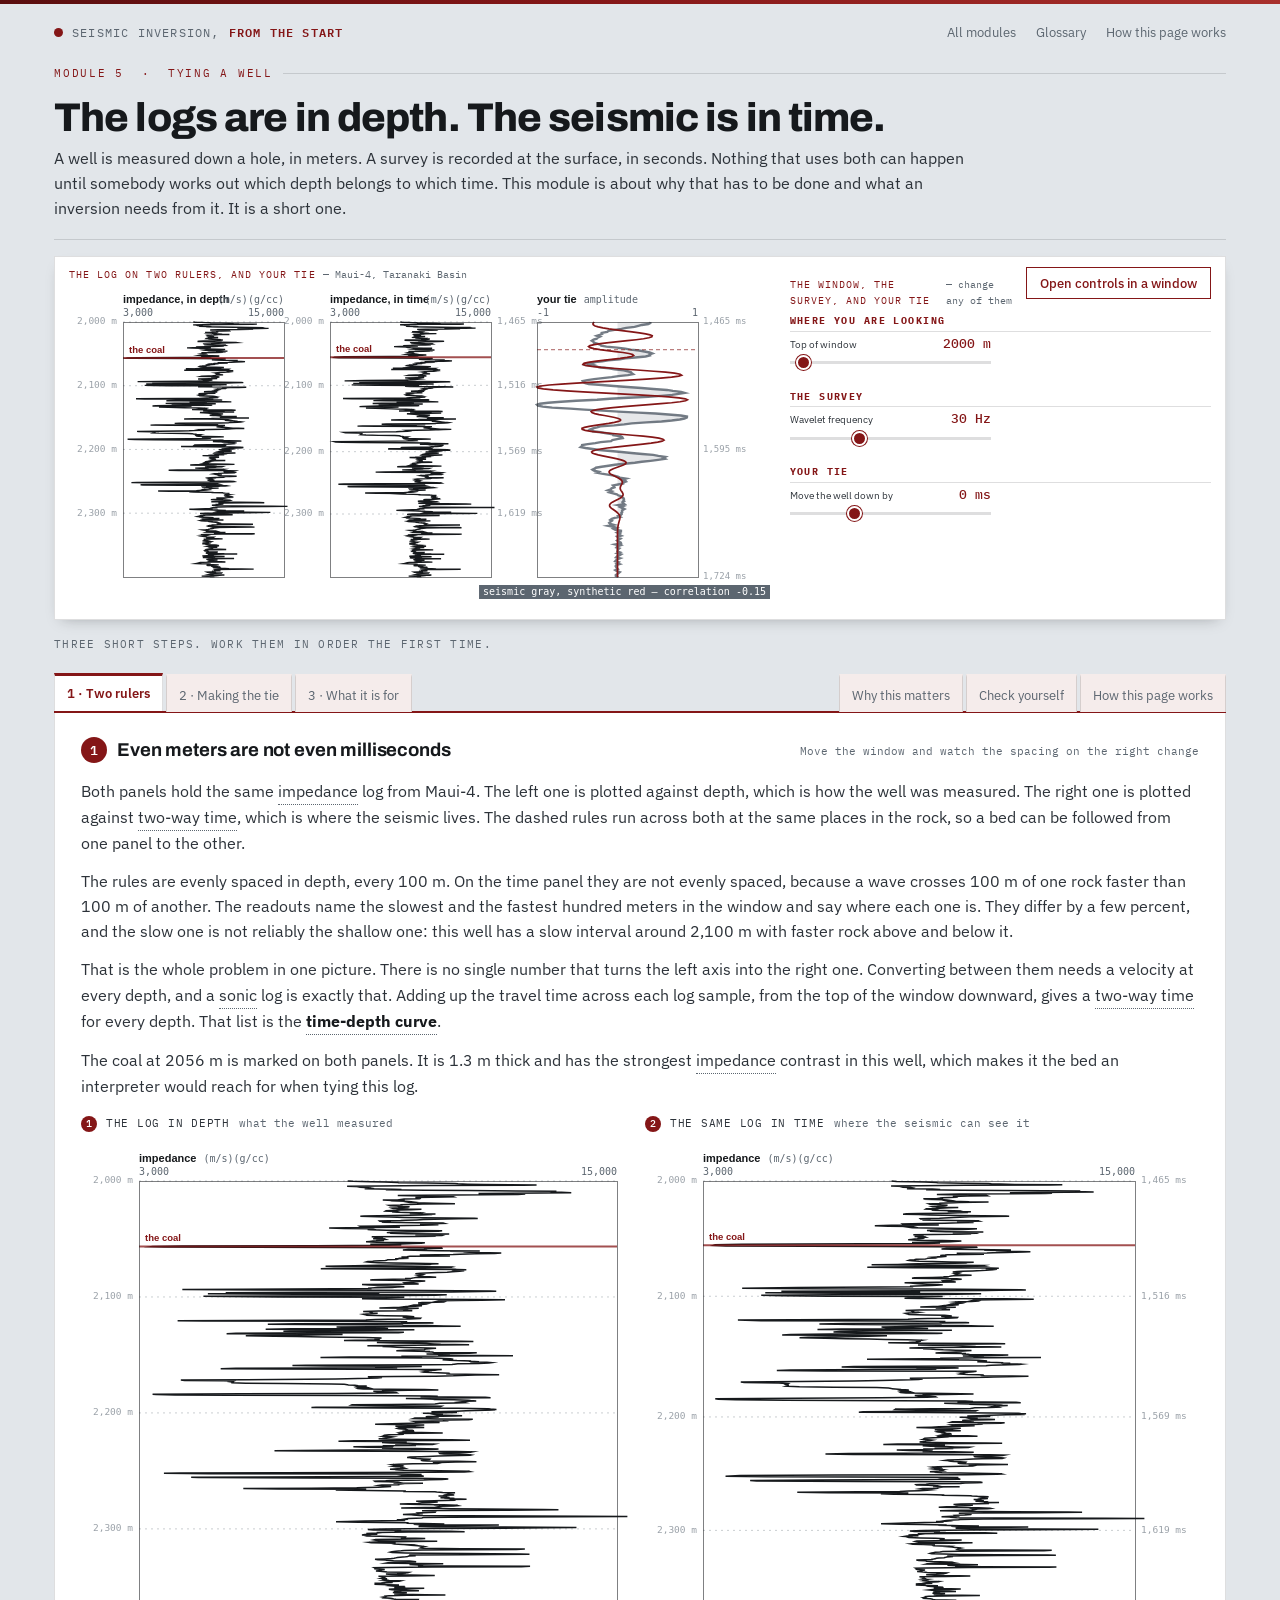
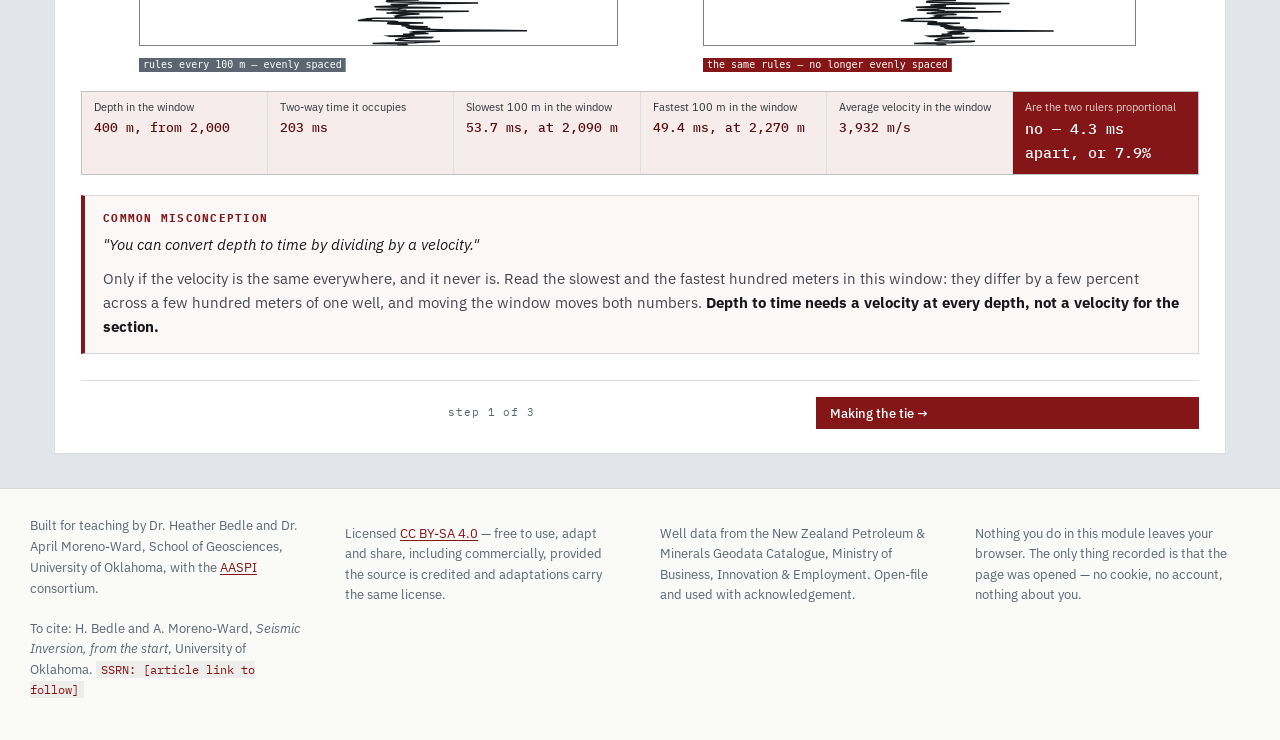
<file: modules/05-tying-a-well.html>
<!DOCTYPE html>
<html lang="en">
<head>
<meta charset="utf-8">
<meta name="viewport" content="width=device-width, initial-scale=1">
<title>5 · Tying a well | Seismic Inversion, from the start</title>
<meta name="description" content="Well logs are measured in depth and seismic is recorded in time. The well tie is what connects them, and an inversion needs it before it can start.">
<link rel="preconnect" href="https://fonts.googleapis.com">
<link rel="preconnect" href="https://fonts.gstatic.com" crossorigin>
<link href="https://fonts.googleapis.com/css2?family=Archivo:wght@600;700;800&family=IBM+Plex+Mono:wght@400;500&family=IBM+Plex+Sans:wght@400;500;600&display=swap" rel="stylesheet">
<link rel="stylesheet" href="../assets/style.css">
<style>
  .provenance { font: 12px/1.6 "IBM Plex Mono", monospace; color: #5C6670;
                border-left: 3px solid #0B7285; padding: 6px 0 6px 12px; margin: 14px 0 0; }
</style>
</head>
<body>

<div class="wrap">
  <header class="masthead">
    <a class="brand" href="../index.html"><span class="dot"></span>Seismic inversion, <b>from the start</b></a>
    <nav>
      <a href="../index.html">All modules</a>
      <a href="../glossary.html">Glossary</a>
      <a href="#pm">How this page works</a>
    </nav>
  </header>

  <div class="mod-head">
    <p class="eyebrow">Module 5 &nbsp;·&nbsp; Tying a well</p>
    <h1>The logs are in depth. The seismic is in time.</h1>
    <p class="sub">A well is measured down a hole, in meters. A survey is recorded at the surface, in
      seconds. Nothing that uses both can happen until somebody works out which depth belongs to which
      time. This module is about why that has to be done and what an inversion needs from it. It is a
      short one.</p>
  </div>

  <div class="labhead">
    <div class="labgrid">
      <div>
        <p class="cap">The log on two rulers, and your tie
          <span>&mdash; Maui-4, Taranaki Basin</span></p>
        <canvas id="cHead" aria-label="The Maui-4 impedance log against depth and against two-way time, and the synthetic seismogram against the seismic at the well"></canvas>
      </div>
      <div>
        <p class="cap">The window, the survey, and your tie <span>&mdash; change any of them</span></p>
        <div class="controls" id="mainControls">
          <div class="ctl-col">
            <h2>Where you are looking</h2>
            <div class="ctl">
              <label for="top">Top of window <span class="val" id="topV">2000 m</span></label>
              <input type="range" data-key="top" id="top" min="1990" max="2300" step="10" value="2000">
            </div>

            <h2>The survey</h2>
            <div class="ctl">
              <label for="fr">Wavelet frequency <span class="val" id="frV">30 Hz</span></label>
              <input type="range" data-key="fr" id="fr" min="15" max="60" step="1" value="30">
            </div>

            <h2>Your tie</h2>
            <div class="ctl">
              <label for="shift">Move the well down by
                <span class="val" id="shiftV">0 ms</span></label>
              <input type="range" data-key="shift" id="shift" min="-20" max="45" step="1" value="0">
            </div>

            <div class="modbar" style="margin-top:14px">
              <button class="btn ghost small reset" id="resetBtn" type="button">Reset</button>
              <button class="btn ghost small" id="copyBtn" type="button">Copy link to this setup</button>
            </div>
          </div>
        </div>
      </div>
    </div>
  </div>

  <p class="tabhint">Three short steps. Work them in order the first time.</p>

  <nav class="tabs" id="tabs" role="tablist" aria-label="Module steps">
    <button role="tab" data-tab="p1" aria-selected="false">1 · Two rulers</button>
    <button role="tab" data-tab="p2" aria-selected="false">2 · Making the tie</button>
    <button role="tab" data-tab="p3" aria-selected="false">3 · What it is for</button>
    <span class="gap"></span>
    <span class="tabs-meta">
  <button role="tab" data-tab="pw" aria-selected="false">Why this matters</button>
      <button role="tab" data-tab="pc" aria-selected="false">Check yourself</button>
      <button role="tab" data-tab="pm" aria-selected="false">How this page works</button>
    </span>
  </nav>

  <!-- =============================== STEP 1 =============================== -->
  <section class="tabpane" id="p1" role="tabpanel" hidden>
    <div class="plot-head">
      <h3><span class="stepno">1</span>Even meters are not even milliseconds</h3>
      <span class="hint">Move the window and watch the spacing on the right change</span>
    </div>

    <p class="lede">Both panels hold the same impedance log from Maui-4. The left one is plotted against
      depth, which is how the well was measured. The right one is plotted against two-way time, which is
      where the seismic lives. The dashed rules run across both at the same places in the rock, so a bed
      can be followed from one panel to the other.</p>

    <p class="lede">The rules are evenly spaced in depth, every 100 m. On the time panel they are not
      evenly spaced, because a wave crosses 100 m of one rock faster than 100 m of another. The readouts
      name the slowest and the fastest hundred meters in the window and say where each one is. They
      differ by a few percent, and the slow one is not reliably the shallow one: this well has a slow
      interval around 2,100 m with faster rock above and below it.</p>

    <p class="lede">That is the whole problem in one picture. There is no single number that turns the
      left axis into the right one. Converting between them needs a velocity at every depth, and a sonic
      log is exactly that. Adding up the travel time across each log sample, from the top of the window
      downward, gives a two-way time for every depth. That list is the <b>time-depth curve</b>.</p>

    <p class="lede">The coal at 2056 m is marked on both panels. It is 1.3 m thick and has the strongest
      impedance contrast in this well, which makes it the bed an interpreter would reach for when tying
      this log.</p>

    <div class="sec-row" id="row1">
      <div class="panel-col">
        <p class="sublabel"><b>1</b> The log in depth
          <span class="note">what the well measured</span></p>
        <canvas id="c1a" aria-label="The Maui-4 impedance log plotted against depth, with evenly spaced depth rules"></canvas>
      </div>
      <div class="panel-col">
        <p class="sublabel"><b>2</b> The same log in time
          <span class="note">where the seismic can see it</span></p>
        <canvas id="c1b" aria-label="The same impedance log plotted against two-way time, with the same rules now unevenly spaced"></canvas>
      </div>
    </div>

    <div class="stats" style="margin-top:14px">
      <div class="stat"><span>Depth in the window</span><b id="s1a">&mdash;</b></div>
      <div class="stat"><span>Two-way time it occupies</span><b id="s1b">&mdash;</b></div>
      <div class="stat"><span>Slowest 100 m in the window</span><b id="s1c">&mdash;</b></div>
      <div class="stat"><span>Fastest 100 m in the window</span><b id="s1d">&mdash;</b></div>
      <div class="stat"><span>Average velocity in the window</span><b id="s1e">&mdash;</b></div>
      <div class="stat key"><span>Are the two rulers proportional</span><b id="s1f">&mdash;</b></div>
    </div>

    <div class="miscon">
      <h4>Common misconception</h4>
      <p class="said">"You can convert depth to time by dividing by a velocity."</p>
      <p class="fix">Only if the velocity is the same everywhere, and it never is. Read the slowest and
        the fastest hundred meters in this window: they differ by a few percent across a few hundred
        meters of one well, and moving the window moves both numbers. <b>Depth to time needs a velocity
        at every depth, not a velocity for the section.</b></p>
    </div>
  </section>

  <!-- =============================== STEP 2 =============================== -->
  <section class="tabpane" id="p2" role="tabpanel" hidden>
    <div class="plot-head">
      <h3><span class="stepno">2</span>Slide the well until it fits</h3>
      <span class="hint">Move the tie control until the two traces line up</span>
    </div>

    <p class="lede">The left panel has two traces on it. The gray one is the seismic recorded at the
      well. The red one is the <b>synthetic seismogram</b>: impedance from the logs, reflection
      coefficients from the impedance, a wavelet convolved onto them. That is module 1's calculation,
      run on a real log and placed on the time axis from step 1.</p>

    <p class="lede">They start out in the wrong place. Adding up the sonic gives the time <em>across</em>
      the window and says nothing about the time down to the top of it, so the whole synthetic sits some
      tens of milliseconds off until somebody puts it where it belongs. Move the tie control until the
      strong coal event on the synthetic lands on the strong event in the seismic. The readout gives the
      correlation between the two traces, and there is a setting where it goes close to 1.</p>

    <p class="lede">That is a well tie. Everything else about ties is refinement of it. A
      <b>checkshot</b> measures travel time directly at a few depths, which pins down that starting time
      properly instead of leaving it to be found this way. A stretch applied across the window handles
      the fact that a sonic reads the rock as slightly fast and the sum accumulates the error. Neither
      changes what the tie is or what it is for.</p>

    <p class="lede">The right panel is what the tie produces: the time-depth curve, now anchored. It is
      read in both directions. A depth in the well gives a time on the seismic, and a time on the seismic
      gives a depth in the ground.</p>

    <div class="sec-row" id="row2">
      <div class="panel-col">
        <p class="sublabel"><b>1</b> The synthetic against the seismic
          <span class="note">seismic gray, your synthetic red</span></p>
        <canvas id="c2a" aria-label="The synthetic seismogram plotted against the seismic recorded at the well"></canvas>
      </div>
      <div class="panel-col">
        <p class="sublabel"><b>2</b> What the tie gives you
          <span class="note">depth on one axis, time on the other</span></p>
        <canvas id="c2b" aria-label="The time-depth curve produced by the tie, with depth on one axis and two-way time on the other"></canvas>
      </div>
    </div>

    <div class="stats" style="margin-top:14px">
      <div class="stat"><span>Your tie</span><b id="s2a">&mdash;</b></div>
      <div class="stat"><span>Correlation with the seismic</span><b id="s2b">&mdash;</b></div>
      <div class="stat"><span>The coal, in depth</span><b id="s2c">&mdash;</b></div>
      <div class="stat"><span>The time your tie puts it at</span><b id="s2d">&mdash;</b></div>
      <div class="stat"><span>Where the seismic event actually is</span><b id="s2e">&mdash;</b></div>
      <div class="stat key"><span>How the tie stands</span><b id="s2f">&mdash;</b></div>
    </div>

    <div class="whymatters">
      <h4>Why this matters</h4>
      <p>A tie is the one thing on a project that connects a measurement of the rock to a recording of
        the seismic. Until it exists, a well and a survey are two datasets about the same ground with no
        way to compare them.</p>
    </div>
  </section>

  <!-- =============================== STEP 3 =============================== -->
  <section class="tabpane" id="p3" role="tabpanel" hidden>
    <div class="plot-head">
      <h3><span class="stepno">3</span>What an inversion needs from it</h3>
      <span class="hint">Move the tie away from where you left it and watch the readouts</span>
    </div>

    <p class="lede">An inversion needs three things from the tie, and it needs all of them before it can
      start.</p>

    <p class="lede"><b>The logs, on the seismic's time axis.</b> Module 6 builds a low-frequency model by
      filtering impedance logs and spreading them across a survey. Those logs arrive through the tie. A
      log placed at the wrong time builds a model that is wrong at that time, and the inversion adds it
      to the answer without ever checking it.</p>

    <p class="lede"><b>The wavelet.</b> A wavelet is estimated by comparing the log's reflection
      coefficients against the recorded trace at the well. That comparison only means anything once the
      two are on the same time axis, so the tie comes first, and a wavelet estimated from a poor tie
      carries the error into everything the inversion does with it.</p>

    <p class="lede"><b>A depth for every time.</b> An inversion returns impedance against two-way time.
      Turning that into a depth, a thickness or a volume goes back through the tie.</p>

    <p class="lede">The panels show the first of those. Move the tie control away from the value you found
      in step 2. The left panel puts the impedance log where your tie says it goes, against where it truly
      sits. The right panel is the low-frequency model built from each, which is what module 6 would be
      handed. The readouts give the depth the error is worth, the impedance you would report at the
      target, and the bed you would actually be looking at.</p>

    <p class="lede">Ten milliseconds is about twenty meters of depth in this section. The tested oil sand
      at the top of the window is 21 m thick and the second oil sand below it is 9 m. A tie error of that
      size is enough to move a target out of the bed it belongs to. The coal makes the point
      hardest: it is 1.3 m thick with the lowest impedance anywhere in this window, and a tie a few
      milliseconds out reports the sandstone beside it instead.</p>

    <div class="sec-row" id="row3">
      <div class="panel-col">
        <p class="sublabel"><b>1</b> The log, placed by your tie
          <span class="note">your placement red, the truth gray</span></p>
        <canvas id="c3a" aria-label="The impedance log placed on the time axis by the student's tie, against where it truly sits"></canvas>
      </div>
      <div class="panel-col">
        <p class="sublabel"><b>2</b> The low-frequency model each one builds
          <span class="note">what module 6 would be handed</span></p>
        <canvas id="c3b" aria-label="The low-frequency model built from the mis-tied log against the one built from the true placement"></canvas>
      </div>
    </div>

    <div class="stats" style="margin-top:14px">
      <div class="stat"><span>Your tie is out by</span><b id="s3a">&mdash;</b></div>
      <div class="stat"><span>In depth, that is</span><b id="s3b">&mdash;</b></div>
      <div class="stat"><span>Impedance you would report</span><b id="s3c">&mdash;</b></div>
      <div class="stat"><span>What is actually there</span><b id="s3d">&mdash;</b></div>
      <div class="stat"><span>Difference</span><b id="s3e">&mdash;</b></div>
      <div class="stat wide key"><span>The bed you would be reading</span><b id="s3f">&mdash;</b></div>
    </div>

    <div class="miscon">
      <h4>Common misconception</h4>
      <p class="said">"The tie is a formality. The inversion works on the seismic."</p>
      <p class="fix">An inversion works on the seismic and on everything the wells supply, and module 6
        measures the second of those at about 86 percent of the final number. All of it arrives through
        the tie. <b>A tie that is out by ten milliseconds shifts the well-derived part of the answer by
        the same amount, everywhere, consistently</b> — which is exactly the kind of error that does not
        look like an error on a map.</p>
    </div>
  </section>

  <!-- ============================ WHY IT MATTERS =========================== -->
  <section class="tabpane" id="pw" role="tabpanel" hidden>
    <div class="plot-head">
      <h3><span class="stepno ref">W</span>Why this matters</h3>
      <span class="hint">The whole module in one page</span>
    </div>

    <p class="lede"><b>The problem.</b> Wells are measured in depth. Seismic is recorded in two-way
      time. The two are not proportional to each other, because velocity changes from bed to bed.</p>

    <p class="lede"><b>The fix.</b> A sonic log gives a velocity at every depth. Adding up the travel
      time across each sample gives a two-way time for every depth, which is the time-depth curve. Where
      that curve starts is settled by matching a synthetic seismogram against the seismic at the well,
      or, better, by a checkshot that measures the travel time directly.</p>

    <p class="lede"><b>What it delivers.</b> Logs on the seismic's time axis, so they can be filtered
      into a low-frequency model. A comparison that lets a wavelet be estimated. And a depth for every
      time, so an inversion result can be turned into a thickness or a volume.</p>

    <p class="lede"><b>What goes wrong.</b> An error in the tie moves everything downstream by the same
      amount and stays consistent while doing it, which is why it is hard to spot afterwards. Module 7
      asks what to check about a delivered inversion, and how the wells were tied belongs near the top of
      that list.</p>
  </section>

  <!-- ============================ CHECK YOURSELF =========================== -->
  <section class="tabpane" id="pc" role="tabpanel" hidden>
    <div class="plot-head">
      <h3><span class="stepno ref">C</span>Check yourself</h3>
      <span class="hint">Four questions. Wrong answers are the useful ones</span>
    </div>

    <ol class="check" id="checkList">
      <li data-q="q1" data-right="c">
        <p class="qtext">Why can a well not be placed on a seismic section by dividing its depths by one
          velocity?</p>
        <div class="opts">
          <button class="opt" data-opt="a" type="button">Because seismic is recorded in one-way time</button>
          <button class="opt" data-opt="b" type="button">Because the well is not vertical</button>
          <button class="opt" data-opt="c" type="button">Because velocity changes from bed to bed</button>
        </div>
        <p class="why" hidden><b>Because velocity changes from bed to bed.</b> Step 1 gives the numbers
          for whatever window you have set: the slowest and the fastest hundred meters in it differ by a
          few percent. One velocity would place some beds correctly and the rest wrongly, and moving the
          window changes which ones.</p>
      </li>

      <li data-q="q2" data-right="a">
        <p class="qtext">What does the sonic log contribute to the tie?</p>
        <div class="opts">
          <button class="opt" data-opt="a" type="button">A velocity at every depth, which adds up to a time</button>
          <button class="opt" data-opt="b" type="button">The impedance of each bed</button>
          <button class="opt" data-opt="c" type="button">The wavelet</button>
        </div>
        <p class="why" hidden><b>A velocity at every depth.</b> Adding up the travel time across each log
          sample gives a two-way time for every depth, which is the time-depth curve. The sonic does also
          go into impedance, alongside the density log, but that is a separate use of the same
          measurement.</p>
      </li>

      <li data-q="q3" data-right="b">
        <p class="qtext">Adding up the sonic gives the time across the logged interval. What is still
          missing?</p>
        <div class="opts">
          <button class="opt" data-opt="a" type="button">The density log</button>
          <button class="opt" data-opt="b" type="button">The time down to the top of it</button>
          <button class="opt" data-opt="c" type="button">Nothing — the sum is the whole answer</button>
        </div>
        <p class="why" hidden><b>The time down to the top of it.</b> A sum has to start somewhere, and
          the sonic says nothing about the section above where the tool was run. That starting time comes
          from a checkshot, or is found by sliding the synthetic against the seismic until they agree,
          which is what step 2 has you do.</p>
      </li>

      <li data-q="q4" data-right="c">
        <p class="qtext">A tie is ten milliseconds out. What does that do to an inversion built on it?</p>
        <div class="opts">
          <button class="opt" data-opt="a" type="button">Nothing — the inversion uses the seismic</button>
          <button class="opt" data-opt="b" type="button">It adds random scatter to the result</button>
          <button class="opt" data-opt="c" type="button">It shifts the well-derived part, consistently</button>
        </div>
        <p class="why" hidden><b>It shifts the well-derived part, consistently.</b> The logs reach the
          inversion through the tie, and module 6 measures the well-derived part at about 86 percent of
          the final number. A consistent shift is the hard kind of error to notice, because the result
          still looks orderly. Step 3 shows what ten milliseconds is worth in depth and in impedance.</p>
      </li>
    </ol>
  </section>

  <!-- ========================= HOW THIS PAGE WORKS ========================= -->
  <section class="tabpane" id="pm" role="tabpanel" hidden>
    <div class="plot-head">
      <h3><span class="stepno ref">M</span>How this page works</h3>
      <span class="hint">The arithmetic, and what it leaves out</span>
    </div>

    <p class="lede"><b>Everything on this page is computed while you watch</b>, from a real log.</p>

    <p class="lede"><b>The well.</b> Maui-4, drilled in the Taranaki Basin in 1970. Velocity comes from
      the sonic and density from the density log; their product is the impedance curve. The window runs
      from the depth you set over about 400 m.</p>

    <p class="lede"><b>The time-depth curve.</b> The travel time across each log sample is twice the
      sample spacing divided by the velocity there. Those are added from the top of the window downward,
      which gives the time across the window but not the time down to its top. This page starts that sum
      18 ms early, so there is a real offset for the tie control to find.</p>

    <p class="lede"><b>The seismic at the well.</b> Reflection coefficients from the impedance on the
      correct time axis, resampled to a 1 ms grid, convolved with a zero-phase Ricker wavelet at the
      frequency you set, with a small fixed amount of band-limited noise added. It is made the same way
      the synthetic is, so a good tie is possible and the exercise is about finding it.</p>

    <p class="lede"><b>The low-frequency model in step 3.</b> A running average of the impedance log,
      wide enough to keep only what lies below the seismic band, computed on each of the two time axes.</p>

    <h4 style="margin-top:22px">What this leaves out</h4>
    <ul class="leftout-list">
      <li><b>Drift.</b> A real sonic reads the rock as slightly fast and the sum accumulates that error,
        so a tie usually needs a stretch across the window as well as a shift. One control here, because
        this module is about what a tie is for rather than how one is made.</li>
      <li><b>The checkshot itself.</b> It is described but not used as a control the student can move.
        The two-way time supplied with this log is a sonic integration anchored to the checkshot at the
        top of the interval, and over the 365 ms the log spans the integrated base differs from the
        checkshot by about 5 ms. That residual is left in rather than corrected, and it is small enough
        that nothing on this page turns on it.</li>
      <li><b>Cycle skipping.</b> A tie can settle a whole wavelet period away from the truth and still
        correlate well, which is the classic way a tie goes wrong. It does not happen on this log,
        because a long window with many reflectors of different strengths gives a sharply peaked
        correlation. It is worth knowing about anyway.</li>
      <li><b>The wavelet is given.</b> In practice the tie and the wavelet are estimated together, each
        depending on the other.</li>
      <li><b>Phase.</b> The wavelet here is zero-phase throughout. A real tie usually involves a phase
        rotation as well, and phase cannot be checked against the seismic alone.</li>
      <li><b>One well, one trace.</b> A survey is tied at every well available and the ties are checked
        against each other, which is where disagreements between them show up.</li>
    </ul>

    <p class="provenance">Maui-4 log data: New Zealand Petroleum &amp; Minerals Geodata Catalogue,
      Ministry of Business, Innovation &amp; Employment. Open-file, used with acknowledgement.</p>

    <details class="instr">
      <summary>Instructor notes</summary>
      <div class="instr-body">
        <h5>Learning objectives</h5>
        <ul>
          <li>State why depth and two-way time are not proportional to each other.</li>
          <li>Say what the sonic log contributes and what it cannot supply on its own.</li>
          <li>Describe what a well tie is, in one sentence.</li>
          <li>Name the three things an inversion needs from the tie.</li>
        </ul>

        <h5>Summary</h5>
        <p>The tie is what connects a well to a survey. Everything an inversion gets from wells arrives
          through it, and an error in it moves the answer consistently rather than visibly.</p>

        <h5>Suggested discussion questions</h5>
        <ul>
          <li>Which bed in a section you know would you hang a tie on, and why that one?</li>
          <li>A contractor reports a tie correlation above 0.9. What would you still want to know?</li>
          <li>If a tie is out by 10 ms, what does the depth map made from it look like, and would
            anybody notice?</li>
        </ul>

        <h5>Common misconceptions this page addresses</h5>
        <ul>
          <li>That depth converts to time with a single velocity.</li>
          <li>That the tie is a formality because the inversion works on the seismic.</li>
        </ul>

        <h5>Approximate completion time</h5>
        <p>Ten to fifteen minutes. This is the shortest module in the set and is meant to be. Step 3 is
          the one to put on a projector: drag the tie away from its correct value and read the impedance
          readouts changing.</p>
      </div>
    </details>
  </section>

  <section class="nextup" id="nextup" hidden>
    <p class="eyebrow">Next up</p>
    <h3>6 · The part that was never recorded</h3>
    <p>The well is now on the same time axis as the seismic. The next module measures how much of an
      impedance answer has to come from that well rather than from the survey.</p>
    <a class="btn" href="06-never-recorded.html">Go to module 6 →</a>
    <a class="btn ghost" href="04-more-than-one-answer.html">Back to module 4</a>
  </section>

  <div class="pager" id="pager" hidden>
    <a class="btn ghost" href="04-more-than-one-answer.html">← Module 4: more than one answer fits</a>
    <a class="btn ghost" href="06-never-recorded.html">Module 6: the part never recorded →</a>
  </div>

  <footer>
    <div class="foot-grid">
      <p>Built for teaching by Dr. Heather Bedle and Dr. April Moreno-Ward, School of Geosciences,
        University of Oklahoma, with the
        <a href="https://www.ou.edu/mcee/labs/aaspi">AASPI</a> consortium.</p>
      <p class="lic">Licensed <a href="https://creativecommons.org/licenses/by-sa/4.0/">CC BY-SA 4.0</a>
        — free to use, adapt and share, including commercially, provided the source is credited and
        adaptations carry the same license.</p>
      <p class="lic">Well data from the New Zealand Petroleum &amp; Minerals Geodata Catalogue, Ministry
        of Business, Innovation &amp; Employment. Open-file and used with acknowledgement.</p>
      <p class="lic">Nothing you do in this module leaves your browser. The only thing recorded is that
        the page was opened — no cookie, no account, nothing about you.</p>
      <p class="lic">To cite: H. Bedle and A. Moreno-Ward, <i>Seismic Inversion, from the start</i>,
        University of Oklahoma. <span class="k">SSRN: [article link to follow]</span></p>
    </div>
  </footer>
</div>

<script src="../assets/count.js"></script>
<script src="../assets/glossary.js"></script>
<script src="../assets/panelout.js"></script>
<script src="../assets/seismic.js"></script>
<script src="../assets/physics.js"></script>
<script src="../assets/panels.js"></script>
<script src="../data/maui-4.js"></script>
<script>
(function () {
  'use strict';

  if (typeof SEIS === 'undefined' || typeof PHYS === 'undefined' || typeof MAUI4 === 'undefined') {
    const el = document.createElement('div');
    el.setAttribute('style', 'background:#841617;color:#fff;padding:14px 18px;font:14px/1.5 monospace');
    el.textContent = 'This module needs assets/seismic.js, assets/physics.js and data/maui-4.js.';
    const w = document.querySelector('.wrap');
    (w || document.body).insertBefore(el, w ? w.firstChild : null);
    return;
  }

  const $ = (id) => document.getElementById(id);
  const visible = (id) => { const el = $(id); return el && !el.hidden; };
  const set = (id, v) => { const el = $(id); if (el) el.textContent = v; };
  const CRIM = '#841617', TEAL = '#0B7285', SLATE = '#5C6670', INK = '#16191C';

  const DEF = { top: 2000, fr: 30, shift: 0, tab: 'p1' };
  const S = SEIS.readState(DEF);
  (function sanitize() {
    const num = (k, lo, hi) => {
      let v = Number(S[k]);
      if (!isFinite(v)) v = DEF[k];
      S[k] = Math.min(hi, Math.max(lo, v));
    };
    num('top', 1990, 2300); num('fr', 15, 60); num('shift', -20, 45);
  })();
  const saveState = () => SEIS.writeState(S, DEF);
  if ($('copyBtn')) $('copyBtn').addEventListener('click', (e) => SEIS.copyLink(e.currentTarget));

  const C = MAUI4.curves;
  const NLOG = C.DEPT.length;
  const SPAN = 400;                 // window length, in meters
  const DT = 0.001;                 // the time grid the traces live on
  const NT = 260;                   // samples drawn
  const COAL = 2056.5;              // the coal marker, in meters

  /* Adding up the sonic gives the time ACROSS the window and says nothing
     about the time down to the top of it. This page starts the sum 18 ms
     early, so the synthetic arrives in the wrong place and the tie control has
     a real offset to find. In the field that starting time comes from a
     checkshot, or from doing exactly what step 2 has the student do. */
  const OFFSET = 18;                // ms

  const fmt0 = (v) => Math.round(v).toLocaleString();
  const fmt1 = (v) => v.toFixed(1);

  /* Fixed axes everywhere. A student watching a curve move should never be
     watching an axis move underneath it at the same time. */
  const AX = { z: [3000, 15000] };

  const D = {};

  function indexAtDepth(z) {
    let lo = 0, hi = NLOG - 1;
    if (z <= C.DEPT[0]) return 0;
    if (z >= C.DEPT[hi]) return hi;
    while (hi - lo > 1) {
      const mid = (lo + hi) >> 1;
      if (C.DEPT[mid] < z) lo = mid; else hi = mid;
    }
    return lo;
  }

  /* The time-depth curve. Travel time across one log sample is twice the
     sample spacing divided by the velocity there; those are added from the top
     of the window downward. t0 is where the sum starts. */
  function integrate(i0, i1, t0) {
    const t = new Float64Array(i1 - i0 + 1);
    t[0] = t0;
    for (let i = i0 + 1; i <= i1; i++) {
      const dz = C.DEPT[i] - C.DEPT[i - 1];
      const v = 0.5 * (C.VP[i] + C.VP[i - 1]);
      t[i - i0] = t[i - i0 - 1] + (v > 0 ? 2 * dz / v : 0);
    }
    return t;
  }

  /* Reflection coefficients between neighbouring log samples, each placed at
     the two-way time of its boundary, then convolved with the wavelet. Module
     1's calculation, on a real log. */
  function traceFrom(i0, i1, times, tRef, freq) {
    const spikes = [];
    for (let i = i0; i < i1; i++) {
      const a = C.AI[i], b = C.AI[i + 1];
      if (!(a > 0) || !(b > 0)) continue;
      const r = (b - a) / (b + a);
      if (Math.abs(r) < 1e-6) continue;
      spikes.push({ t: 0.5 * (times[i - i0] + times[i + 1 - i0]) - tRef, r: r });
    }
    return SEIS.traceFromSpikes(spikes, 0, DT, NT, SEIS.makeWavelet({ f: freq }));
  }

  function normalize(x) {
    let peak = 0;
    for (let i = 0; i < x.length; i++) peak = Math.max(peak, Math.abs(x[i]));
    if (!peak) return Float64Array.from(x);
    return Float64Array.from(x, (v) => v / peak);
  }

  function correlate(a, b) {
    let ma = 0, mb = 0;
    for (let i = 0; i < a.length; i++) { ma += a[i]; mb += b[i]; }
    ma /= a.length; mb /= b.length;
    let num = 0, va = 0, vb = 0;
    for (let i = 0; i < a.length; i++) {
      const da = a[i] - ma, db = b[i] - mb;
      num += da * db; va += da * da; vb += db * db;
    }
    return (va > 0 && vb > 0) ? num / Math.sqrt(va * vb) : 0;
  }

  /* Impedance sampled onto the regular time grid, given a time for every log
     sample. This is what a low-frequency model is built from, and it is where
     a tie error turns into an impedance error. */
  function onTimeGrid(i0, i1, times, tRef) {
    const out = new Float64Array(NT);
    let k = 0;
    for (let it = 0; it < NT; it++) {
      const t = tRef + it * DT;
      while (k < i1 - i0 && times[k + 1] < t) k++;
      out[it] = C.AI[i0 + Math.min(k, i1 - i0)];
    }
    return out;
  }

  /* A running average wide enough to keep only what lies below the seismic
     band. The same operation module 6 does to a log, done here to both
     placements so the two models can be compared. */
  function lowPass(x, half) {
    const out = new Float64Array(x.length);
    for (let i = 0; i < x.length; i++) {
      let sum = 0, n = 0;
      for (let k = -half; k <= half; k++) {
        sum += x[Math.max(0, Math.min(x.length - 1, i + k))]; n++;
      }
      out[i] = sum / n;
    }
    return out;
  }

  function recompute() {
    D.top = Math.round(S.top);
    D.fr = Math.round(S.fr);
    D.shift = Math.round(S.shift);

    const i0 = indexAtDepth(D.top);
    const i1 = Math.min(NLOG - 1, indexAtDepth(D.top + SPAN));
    D.i0 = i0; D.i1 = i1;
    D.depth0 = C.DEPT[i0];
    D.depth1 = C.DEPT[i1];

    // where the log truly sits, and where the sum put it before the tie
    D.trueT = integrate(i0, i1, C.TWT[i0]);
    D.rawT = integrate(i0, i1, C.TWT[i0] - OFFSET / 1000);
    D.yourT = Float64Array.from(D.rawT, (t) => t + D.shift / 1000);

    D.t0 = D.trueT[0];
    D.timeSpan = D.trueT[D.trueT.length - 1] - D.trueT[0];
    D.vAvg = 2 * (D.depth1 - D.depth0) / D.timeSpan;

    /* The slowest and the fastest hundred meters in the window. Quoting the top
       against the base would sometimes show the deeper rock as the slower one,
       which is true in this well — there is a slow interval near 2,100 m — and
       would make a poor rule for a student to carry away. */
    const n = D.trueT.length - 1;
    const per100 = (depth) => {
      const a = indexAtDepth(depth) - i0, b = indexAtDepth(depth + 100) - i0;
      return (D.trueT[Math.max(0, Math.min(n, b))] - D.trueT[Math.max(0, Math.min(n, a))]) * 1000;
    };
    let slow = -Infinity, fast = Infinity;
    for (let z = D.depth0; z <= D.depth1 - 100; z += 10) {
      const ms = per100(z);
      if (ms > slow) { slow = ms; D.slowZ = z; }
      if (ms < fast) { fast = ms; D.fastZ = z; }
    }
    D.slow100 = slow; D.fast100 = fast;
    D.spread100 = slow - fast;

    // the two traces, and how well they agree
    D.seismic = normalize(PHYS.addNoise(Array.from(traceFrom(i0, i1, D.trueT, D.t0, D.fr)), 6, 11));
    D.synth = normalize(traceFrom(i0, i1, D.yourT, D.t0, D.fr));
    D.corr = correlate(D.seismic, D.synth);

    // how far the tie is from where it belongs
    D.tieError = D.shift - OFFSET;
    D.depthError = 0.5 * D.vAvg * Math.abs(D.tieError) / 1000;

    // the coal, which is the bed a tie on this log would be hung on
    D.coalIn = COAL >= D.depth0 && COAL <= D.depth1;
    if (D.coalIn) {
      const k = indexAtDepth(COAL) - i0;
      D.coalTrue = D.trueT[k];
      D.coalYours = D.yourT[k];
    }

    // impedance on the time grid, truly and as your tie places it
    D.zTrue = onTimeGrid(i0, i1, D.trueT, D.t0);
    D.zYours = onTimeGrid(i0, i1, D.yourT, D.t0);
    const half = Math.max(2, Math.round(0.5 / (10 * DT)));      // below about 10 Hz
    D.bgTrue = lowPass(D.zTrue, half);
    D.bgYours = lowPass(D.zYours, half);

    /* The target: the coal if it is in the window, otherwise the middle of it.
       An inversion returns impedance against time, and the tie is what says
       which depth that time is. Reading the truth and your placement at the
       same time gives what a tie error costs. */
    const tTarget = D.coalIn ? D.coalTrue : D.t0 + D.timeSpan / 2;
    const it = Math.max(0, Math.min(NT - 1, Math.round((tTarget - D.t0) / DT)));
    D.targetT = D.t0 + it * DT;
    D.zAtTrue = D.zTrue[it];
    D.zAtYours = D.zYours[it];

    const depthAt = (times) => {
      let j = 0;
      while (j < times.length - 1 && times[j + 1] < D.targetT) j++;
      return C.DEPT[i0 + j];
    };
    D.depthYouRead = depthAt(D.yourT);
    D.depthTrue = depthAt(D.trueT);
  }

  /* --- drawing ------------------------------------------------------------- */

  function panel(id, ratio) {
    const c = $(id);
    if (!c || !c.parentElement) return null;
    const cs = window.getComputedStyle(c.parentElement);
    const w = c.parentElement.clientWidth
            - parseFloat(cs.paddingLeft || 0) - parseFloat(cs.paddingRight || 0);
    const h = Math.max(240, Math.round(w * (ratio || 0.8)));
    const ctx = SEIS.fitCanvas(c, w, h);
    ctx.clearRect(0, 0, w, h);
    return { ctx, w, h };
  }

  const yDepth = (z, r) => r.y + r.h * (z - D.depth0) / Math.max(1e-9, D.depth1 - D.depth0);
  const yTime = (t, r) => r.y + r.h * (t - D.t0) / Math.max(1e-9, D.timeSpan);
  const yTrace = (t, r) => r.y + r.h * t / Math.max(1e-9, (NT - 1) * DT);
  const xOf = (v, rng, r) => r.x + r.w * (v - rng[0]) / (rng[1] - rng[0]);

  function logCurve(ctx, r, yFn, ys, color, width) {
    ctx.save();
    ctx.strokeStyle = color; ctx.lineWidth = width || 1.5;
    ctx.beginPath();
    let started = false;
    for (let i = D.i0; i <= D.i1; i += 2) {
      const v = C.AI[i];
      if (!(v > 0)) continue;
      const y = yFn(ys[i - D.i0], r), x = xOf(v, AX.z, r);
      if (!started) { ctx.moveTo(x, y); started = true; } else ctx.lineTo(x, y);
    }
    ctx.stroke(); ctx.restore();
  }

  /* Rules at the same places in the rock on both panels, labeled with depth on
     one side and two-way time on the other, so a student can see that even
     spacing on the left is uneven spacing on the right. */
  function tieRules(ctx, r, yFn, ys, showTime) {
    ctx.save();
    for (let z = Math.ceil(D.depth0 / 100) * 100; z <= D.depth1; z += 100) {
      const i = indexAtDepth(z) - D.i0;
      if (i < 0 || i >= ys.length) continue;
      const y = yFn(ys[i], r);
      SEIS.dashedLine(ctx, r.x, y, r.x + r.w, y, 'rgba(92,102,112,.32)', [2, 4], 1);
      ctx.font = '9.5px "IBM Plex Mono", monospace';
      ctx.fillStyle = '#9AA1A8'; ctx.textBaseline = 'middle';
      ctx.textAlign = 'right'; ctx.fillText(fmt0(z) + ' m', r.x - 6, y);
      if (showTime) {
        ctx.textAlign = 'left';
        ctx.fillText(fmt0(ys[i] * 1000) + ' ms', r.x + r.w + 6, y);
      }
    }
    ctx.restore();
  }

  function markCoal(ctx, r, yFn, ys) {
    if (!D.coalIn) return;
    const i = indexAtDepth(COAL) - D.i0;
    if (i < 0 || i >= ys.length) return;
    const y = yFn(ys[i], r);
    ctx.save();
    ctx.strokeStyle = 'rgba(132,22,23,.75)'; ctx.lineWidth = 2;
    ctx.beginPath(); ctx.moveTo(r.x, y); ctx.lineTo(r.x + r.w, y); ctx.stroke();
    ctx.font = '600 9.5px "IBM Plex Sans", sans-serif';
    ctx.fillStyle = CRIM; ctx.textAlign = 'left'; ctx.textBaseline = 'bottom';
    ctx.fillText('the coal', r.x + 6, y - 3);
    ctx.restore();
  }

  /* The head carries three panels, not two, because all three controls have to
     do something visible from the top of the page. The log in depth and the log
     in time answer the window control; the third panel puts the synthetic
     against the seismic, which is what the wavelet frequency and the tie
     control change. A control that moves nothing on screen reads as broken. */
  function drawHead() {
    const p = panel('cHead', 0.46); if (!p) return;
    const { ctx, w, h } = p;
    const padL = 54, padR = 74, gap = 46, top = 34;
    const cw = (w - padL - padR - 2 * gap) / 3, H = h - top - 34;
    const ra = { x: padL, y: top, w: cw, h: H };
    const rb = { x: padL + cw + gap, y: top, w: cw, h: H };
    const rc = { x: padL + 2 * (cw + gap), y: top, w: cw, h: H };
    const depths = C.DEPT.slice(D.i0, D.i1 + 1);

    tieRules(ctx, ra, yDepth, depths, false);
    logCurve(ctx, ra, yDepth, depths, INK, 1.4);
    markCoal(ctx, ra, yDepth, depths);
    SEIS.frame(ctx, ra);
    PANEL.quantity(ctx, ra, 'impedance, in depth', '(m/s)(g/cc)', AX.z[0], AX.z[1], fmt0);

    tieRules(ctx, rb, yTime, D.trueT, true);
    logCurve(ctx, rb, yTime, D.trueT, INK, 1.4);
    markCoal(ctx, rb, yTime, D.trueT);
    SEIS.frame(ctx, rb);
    PANEL.quantity(ctx, rb, 'impedance, in time', '(m/s)(g/cc)', AX.z[0], AX.z[1], fmt0);

    /* The trace panel carries its own time scale down the right-hand side, and
       the coal marked at the time the other two panels put it. Without those a
       student cannot carry the bed across from the log panels, which is the one
       thing the three panels are side by side to allow. */
    drawTrace(ctx, rc, D.seismic, 'rgba(92,102,112,.85)', 2.4, true);
    drawTrace(ctx, rc, D.synth, CRIM, 1.7, false);
    if (D.coalIn) {
      const y = yTrace(D.coalTrue - D.t0, rc);
      if (y >= rc.y && y <= rc.y + rc.h) {
        SEIS.dashedLine(ctx, rc.x, y, rc.x + rc.w, y, 'rgba(132,22,23,.55)', [4, 3], 1.2);
      }
    }
    SEIS.frame(ctx, rc);
    PANEL.quantity(ctx, rc, 'your tie', 'amplitude', -1, 1, (v) => v.toFixed(0));
    // times down the right, so the numbers do not sit on top of the wiggle
    ctx.save();
    ctx.font = '9px "IBM Plex Mono", monospace';
    ctx.fillStyle = '#9AA1A8';
    ctx.textAlign = 'left'; ctx.textBaseline = 'middle';
    [0, 0.5, 1].forEach((f) => {
      const y = rc.y + rc.h * f;
      ctx.fillText(fmt0((D.t0 + f * (NT - 1) * DT) * 1000) + ' ms', rc.x + rc.w + 5, y);
    });
    ctx.restore();
    // one line underneath, not two competing for the same corner
    SEIS.tag(ctx, rc.x, rc.y + rc.h + 15,
             'seismic gray, synthetic red — correlation ' + D.corr.toFixed(2),
             Math.abs(D.tieError) <= 1 ? TEAL : SLATE, 'left');
  }

  function draw1() {
    const depths = C.DEPT.slice(D.i0, D.i1 + 1);
    const pa = panel('c1a', 0.95);
    if (pa) {
      const { ctx, w, h } = pa;
      const r = { x: 58, y: 30, w: w - 76, h: h - 62 };
      tieRules(ctx, r, yDepth, depths, false);
      logCurve(ctx, r, yDepth, depths, INK, 1.5);
      markCoal(ctx, r, yDepth, depths);
      SEIS.frame(ctx, r);
      PANEL.quantity(ctx, r, 'impedance', '(m/s)(g/cc)', AX.z[0], AX.z[1], fmt0);
      SEIS.tag(ctx, r.x, r.y + r.h + 20, 'rules every 100 m — evenly spaced', SLATE, 'left');
    }
    const pb = panel('c1b', 0.95);
    if (pb) {
      const { ctx, w, h } = pb;
      const r = { x: 58, y: 30, w: w - 122, h: h - 62 };
      tieRules(ctx, r, yTime, D.trueT, true);
      logCurve(ctx, r, yTime, D.trueT, INK, 1.5);
      markCoal(ctx, r, yTime, D.trueT);
      SEIS.frame(ctx, r);
      PANEL.quantity(ctx, r, 'impedance', '(m/s)(g/cc)', AX.z[0], AX.z[1], fmt0);
      SEIS.tag(ctx, r.x, r.y + r.h + 20, 'the same rules — no longer evenly spaced', CRIM, 'left');
    }

    set('s1a', fmt0(D.depth1 - D.depth0) + ' m, from ' + fmt0(D.depth0));
    set('s1b', fmt0(D.timeSpan * 1000) + ' ms');
    set('s1c', fmt1(D.slow100) + ' ms, at ' + fmt0(D.slowZ) + ' m');
    set('s1d', fmt1(D.fast100) + ' ms, at ' + fmt0(D.fastZ) + ' m');
    set('s1e', fmt0(D.vAvg) + ' m/s');
    set('s1f', 'no — ' + fmt1(D.spread100) + ' ms apart, or ' +
               fmt1(100 * D.spread100 / Math.max(1e-9, D.slow100)) + '%');
  }

  function drawTrace(ctx, r, x, color, width, fill) {
    const mid = r.x + r.w / 2, half = r.w / 2;
    ctx.save();
    ctx.strokeStyle = color; ctx.lineWidth = width;
    ctx.beginPath();
    for (let i = 0; i < x.length; i++) {
      const px = mid + half * Math.max(-1, Math.min(1, x[i]));
      const py = yTrace(i * DT, r);
      i === 0 ? ctx.moveTo(px, py) : ctx.lineTo(px, py);
    }
    ctx.stroke();
    if (fill) {
      ctx.globalAlpha = 0.18; ctx.fillStyle = color;
      ctx.beginPath(); ctx.moveTo(mid, yTrace(0, r));
      for (let i = 0; i < x.length; i++) {
        ctx.lineTo(mid + half * Math.max(0, Math.min(1, x[i])), yTrace(i * DT, r));
      }
      ctx.lineTo(mid, yTrace((x.length - 1) * DT, r));
      ctx.closePath(); ctx.fill();
    }
    ctx.restore();
  }

  function timeSide(ctx, r) {
    PANEL.sideScale(ctx, r, [0, 0.25, 0.5, 0.75, 1].map((f) => ({
      pos: f, label: fmt0(D.t0 * 1000 + f * (NT - 1) * DT * 1000),
    })), 'ms');
  }

  function zCurve(ctx, r, z, color, width, dash) {
    ctx.save();
    ctx.strokeStyle = color; ctx.lineWidth = width;
    if (dash) ctx.setLineDash(dash);
    ctx.beginPath();
    for (let i = 0; i < NT; i++) {
      const x = xOf(z[i], AX.z, r), y = yTrace(i * DT, r);
      i === 0 ? ctx.moveTo(x, y) : ctx.lineTo(x, y);
    }
    ctx.stroke(); ctx.setLineDash([]); ctx.restore();
  }

  function draw2() {
    const pa = panel('c2a', 0.95);
    if (pa) {
      const { ctx, w, h } = pa;
      const r = { x: 58, y: 30, w: w - 76, h: h - 62 };
      SEIS.frame(ctx, r);
      timeSide(ctx, r);
      if (D.coalIn) {
        const y = yTrace(D.coalTrue - D.t0, r);
        if (y >= r.y && y <= r.y + r.h) {
          SEIS.dashedLine(ctx, r.x, y, r.x + r.w, y, 'rgba(92,102,112,.55)', [4, 3], 1.3);
          SEIS.tag(ctx, r.x + 6, y - 4, 'the coal event in the seismic', SLATE, 'left');
        }
      }
      drawTrace(ctx, r, D.seismic, 'rgba(92,102,112,.85)', 2.6, true);
      drawTrace(ctx, r, D.synth, CRIM, 1.8, false);
      SEIS.tag(ctx, r.x + r.w - 6, r.y + 16, 'seismic at the well', SLATE, 'right');
      SEIS.tag(ctx, r.x + r.w - 6, r.y + 34, 'your synthetic', CRIM, 'right');
    }

    const pb = panel('c2b', 0.95);
    if (pb) {
      const { ctx, w, h } = pb;
      const r = { x: 58, y: 30, w: w - 76, h: h - 62 };
      SEIS.frame(ctx, r);
      const tLo = (D.t0 - 0.032) * 1000, tHi = (D.t0 + D.timeSpan + 0.012) * 1000;
      const line = (ys, color, width, dash) => {
        ctx.save();
        ctx.strokeStyle = color; ctx.lineWidth = width;
        if (dash) ctx.setLineDash(dash);
        ctx.beginPath();
        for (let i = 0; i < ys.length; i += 4) {
          const x = r.x + r.w * (ys[i] * 1000 - tLo) / Math.max(1e-9, tHi - tLo);
          const y = yDepth(C.DEPT[D.i0 + i], r);
          i === 0 ? ctx.moveTo(x, y) : ctx.lineTo(x, y);
        }
        ctx.stroke(); ctx.setLineDash([]); ctx.restore();
      };
      line(D.trueT, 'rgba(92,102,112,.55)', 2.2, [4, 3]);
      line(D.yourT, CRIM, 2.6);
      SEIS.axisBottom(ctx, r, tLo, tHi, 'two-way time, ms', (v) => fmt0(v));
      PANEL.sideScale(ctx, r, [0, 0.5, 1].map((f) => ({
        pos: f, label: fmt0(D.depth0 + f * (D.depth1 - D.depth0)),
      })), 'm');
      SEIS.tag(ctx, r.x + r.w - 6, r.y + 16, 'where the seismic says it is', SLATE, 'right');
      SEIS.tag(ctx, r.x + r.w - 6, r.y + 34, 'your time-depth curve', CRIM, 'right');
    }

    set('s2a', (D.shift > 0 ? '+' : '') + D.shift + ' ms');
    set('s2b', D.corr.toFixed(3));
    set('s2c', D.coalIn ? fmt0(COAL) + ' m' : 'not in this window');
    set('s2d', D.coalIn ? fmt0(D.coalYours * 1000) + ' ms' : '—');
    set('s2e', D.coalIn ? fmt0(D.coalTrue * 1000) + ' ms' : '—');
    const off = Math.abs(D.tieError);
    set('s2f', off <= 1 ? 'tied — the synthetic sits on the seismic'
             : (off <= 5 ? 'close — about ' + off + ' ms to go'
                         : off + ' ms out — keep moving it'));
  }

  function draw3() {
    const pa = panel('c3a', 0.95);
    if (pa) {
      const { ctx, w, h } = pa;
      const r = { x: 58, y: 30, w: w - 76, h: h - 62 };
      SEIS.frame(ctx, r);
      timeSide(ctx, r);
      zCurve(ctx, r, D.zTrue, 'rgba(92,102,112,.6)', 2.2, [4, 3]);
      zCurve(ctx, r, D.zYours, CRIM, 1.8);
      const yT = yTrace(D.targetT - D.t0, r);
      SEIS.dashedLine(ctx, r.x, yT, r.x + r.w, yT, 'rgba(22,25,28,.55)', [5, 4], 1.4);
      SEIS.tag(ctx, r.x + 6, yT - 4, 'the target', INK, 'left');
      PANEL.quantity(ctx, r, 'impedance', '(m/s)(g/cc)', AX.z[0], AX.z[1], fmt0);
      SEIS.tag(ctx, r.x + r.w - 6, r.y + 16, 'where it truly sits', SLATE, 'right');
      SEIS.tag(ctx, r.x + r.w - 6, r.y + 34, 'where your tie puts it', CRIM, 'right');
    }

    const pb = panel('c3b', 0.95);
    if (pb) {
      const { ctx, w, h } = pb;
      const r = { x: 58, y: 30, w: w - 76, h: h - 62 };
      SEIS.frame(ctx, r);
      timeSide(ctx, r);
      zCurve(ctx, r, D.bgTrue, TEAL, 2.6, [5, 4]);
      zCurve(ctx, r, D.bgYours, CRIM, 2.6);
      PANEL.quantity(ctx, r, 'low-frequency model', '(m/s)(g/cc)', AX.z[0], AX.z[1], fmt0);
      SEIS.tag(ctx, r.x + r.w - 6, r.y + 16, 'from the true placement', TEAL, 'right');
      SEIS.tag(ctx, r.x + r.w - 6, r.y + 34, 'from your tie', CRIM, 'right');
    }

    const off = Math.abs(D.tieError);
    set('s3a', off === 0 ? 'nothing — it is tied' : off + ' ms');
    set('s3b', off === 0 ? 'nothing' : fmt0(D.depthError) + ' m');
    set('s3c', fmt0(D.zAtYours));
    set('s3d', fmt0(D.zAtTrue));
    set('s3e', fmt0(Math.abs(D.zAtYours - D.zAtTrue)) + ' impedance units');
    set('s3f', off === 0
      ? 'the right one — ' + fmt0(D.depthTrue) + ' m'
      : fmt0(D.depthYouRead) + ' m, when the seismic is looking at ' + fmt0(D.depthTrue) + ' m');
  }

  /* --- check yourself ------------------------------------------------------ */

  (function wireCheck() {
    const list = $('checkList');
    if (!list) return;
    list.addEventListener('click', (ev) => {
      const btn = ev.target.closest('.opt');
      if (!btn) return;
      const li = btn.closest('li');
      const right = li.getAttribute('data-right');
      li.querySelectorAll('.opt').forEach((b) => {
        b.classList.remove('right', 'wrong');
        if (b.getAttribute('data-opt') === right) b.classList.add('right');
      });
      if (btn.getAttribute('data-opt') !== right) btn.classList.add('wrong');
      const why = li.querySelector('.why');
      if (why) why.hidden = false;
    });
  })();

  /* --- wiring -------------------------------------------------------------- */

  function syncControls() {
    if ($('top')) $('top').value = S.top;
    set('topV', Math.round(S.top) + ' m');
    if ($('fr')) $('fr').value = S.fr;
    set('frV', Math.round(S.fr) + ' Hz');
    if ($('shift')) $('shift').value = S.shift;
    set('shiftV', (S.shift > 0 ? '+' : '') + Math.round(S.shift) + ' ms');
  }

  function drawAll() {
    syncControls();
    drawHead();
    if (visible('p1')) draw1();
    if (visible('p2')) draw2();
    if (visible('p3')) draw3();
  }

  const PANES = ['p1', 'p2', 'p3', 'pw', 'pc', 'pm'];

  function showTab(id) {
    PANES.forEach((q) => { const el = $(q); if (el) el.hidden = q !== id; });
    document.querySelectorAll('#tabs button').forEach((b) => {
      b.setAttribute('aria-selected', b.dataset.tab === id);
    });
    const lab = document.querySelector('.labhead');
    if (lab) lab.hidden = (id === 'pw' || id === 'pc' || id === 'pm');
    const last = (id === 'pc' || id === 'pm');
    if ($('nextup')) $('nextup').hidden = !last;
    if ($('pager')) $('pager').hidden = !last;
    S.tab = id;
    drawAll();
    saveState();
  }
  document.querySelectorAll('#tabs button').forEach((b) => {
    b.addEventListener('click', () => showTab(b.dataset.tab));
  });

  document.addEventListener('input', (ev) => {
    const key = ev.target && ev.target.dataset && ev.target.dataset.key;
    if (!key) return;
    const v = parseFloat(ev.target.value);
    if (!isFinite(v)) return;
    S[key] = v;
    recompute(); drawAll(); saveState();
  });

  if ($('resetBtn')) {
    $('resetBtn').addEventListener('click', () => {
      Object.keys(DEF).forEach((k) => { if (k !== 'tab') S[k] = DEF[k]; });
      recompute(); drawAll(); saveState();
    });
  }

  let rt;
  window.addEventListener('resize', () => { clearTimeout(rt); rt = setTimeout(drawAll, 140); });

  recompute();
  showTab(PANES.indexOf(S.tab) >= 0 ? S.tab : 'p1');

  window.__MOD = { S, get D() { return D; }, recompute, drawAll, showTab };
})();
</script>
</body>
</html>
</file>
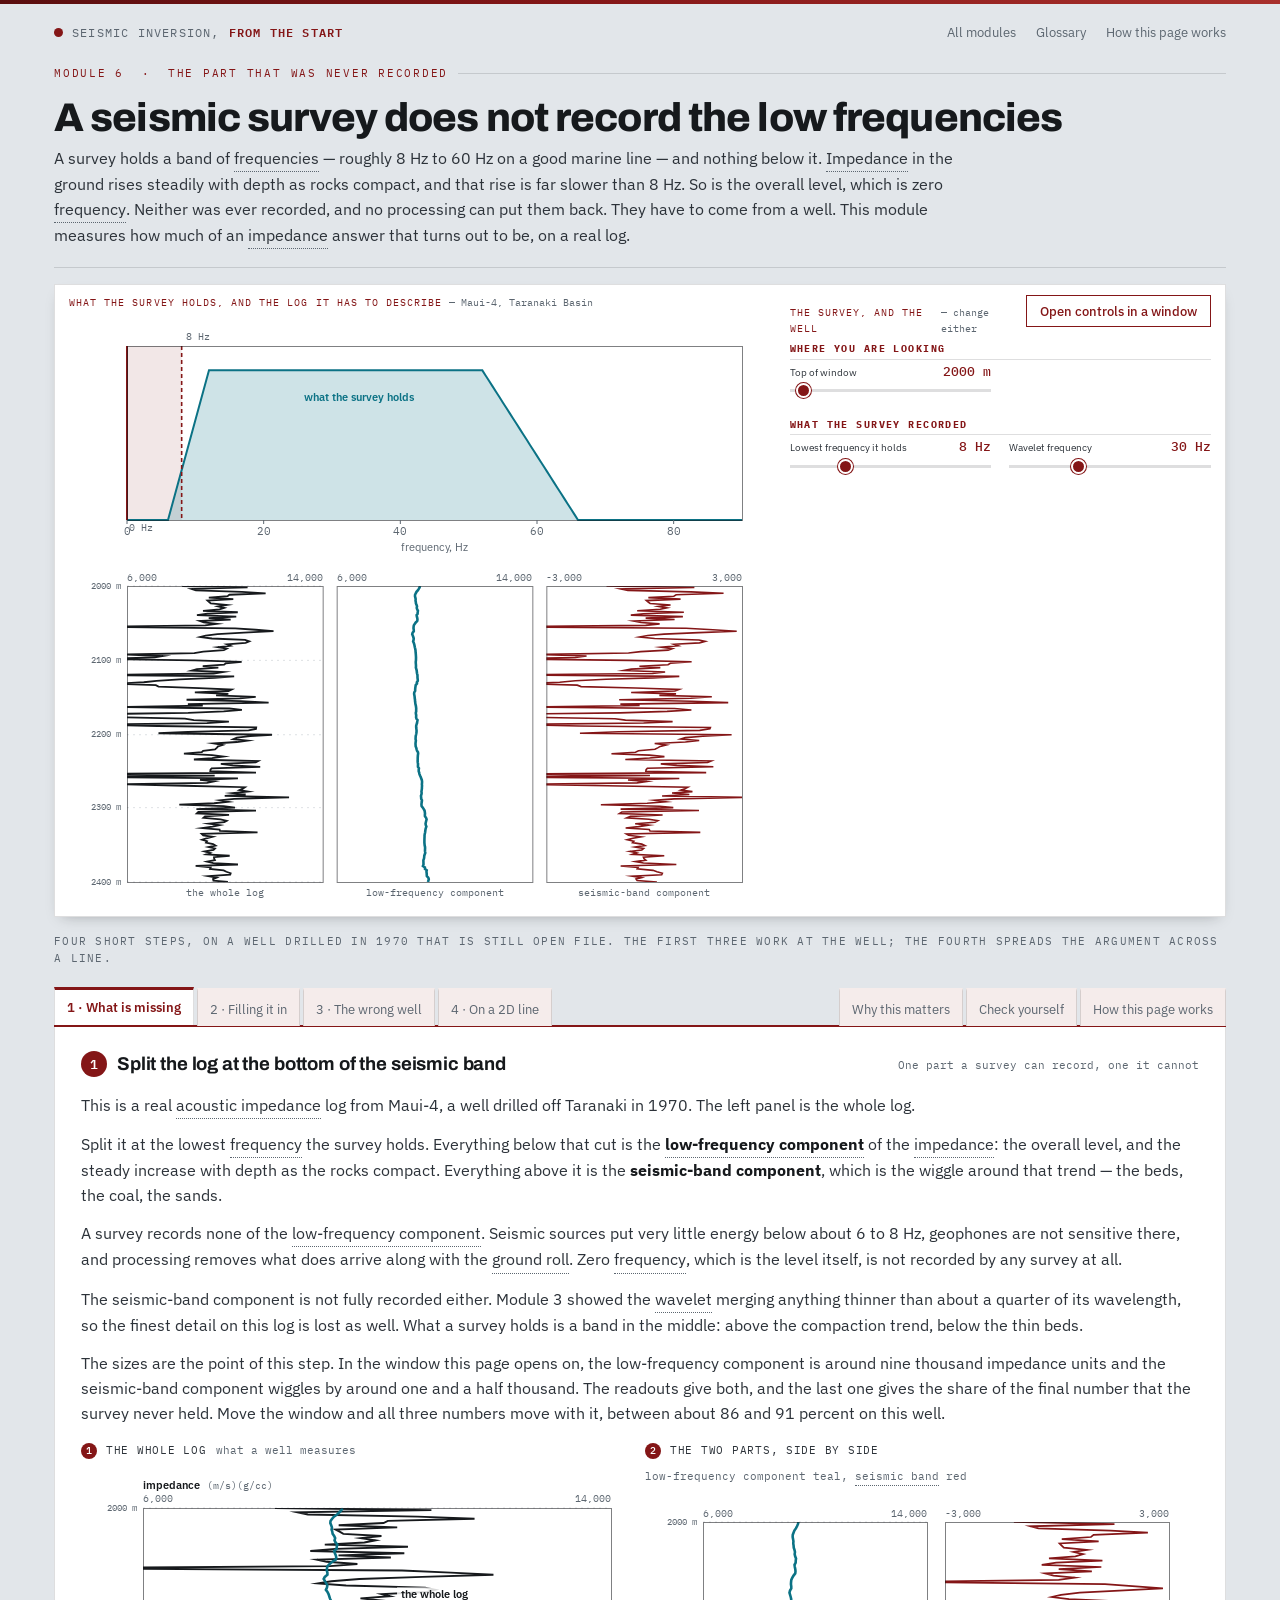
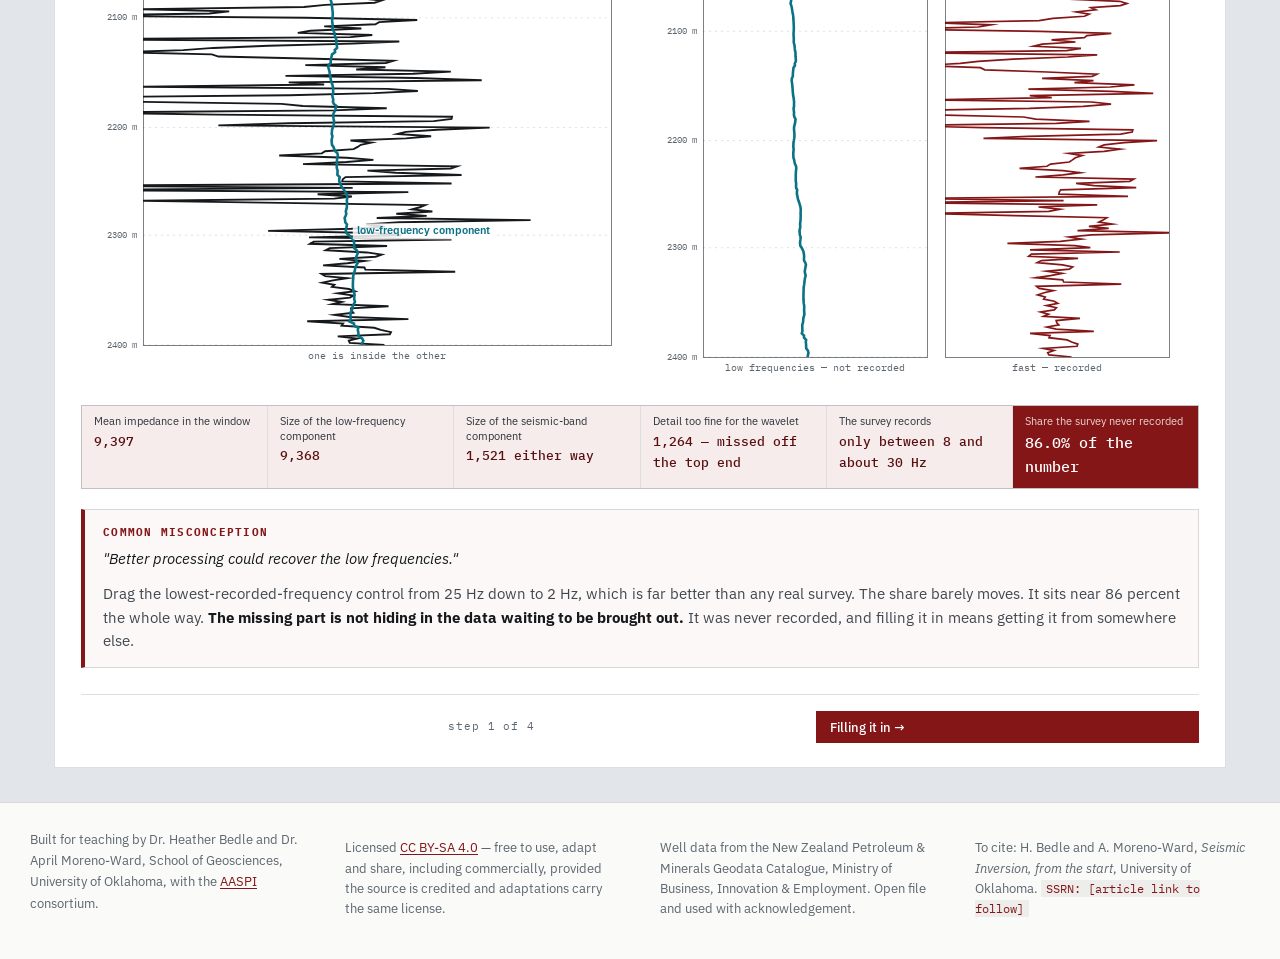
<file: modules/06-never-recorded.html>
<!DOCTYPE html>
<html lang="en">
<head>
<meta charset="utf-8">
<meta name="viewport" content="width=device-width, initial-scale=1">
<title>6 · The part that was never recorded | Seismic Inversion, from the start</title>
<meta name="description" content="A survey records no very low frequencies, so the level and the compaction trend of an impedance answer come from a low-frequency model built at wells. On the Maui-4 log that turns out to be most of the number.">
<link rel="preconnect" href="https://fonts.googleapis.com">
<link rel="preconnect" href="https://fonts.gstatic.com" crossorigin>
<link href="https://fonts.googleapis.com/css2?family=Archivo:wght@600;700;800&family=IBM+Plex+Mono:wght@400;500&family=IBM+Plex+Sans:wght@400;500;600&display=swap" rel="stylesheet">
<link rel="stylesheet" href="../assets/style.css">
<style>
  .provenance { font: 12px/1.6 "IBM Plex Mono", monospace; color: #5C6670;
                border-left: 3px solid #0B7285; padding: 6px 0 6px 12px; margin: 14px 0 0; }
</style>
</head>
<body>

<div class="wrap">
  <header class="masthead">
    <a class="brand" href="../index.html"><span class="dot"></span>Seismic inversion, <b>from the start</b></a>
    <nav>
      <a href="../index.html">All modules</a>
      <a href="../glossary.html">Glossary</a>
      <a href="#pm">How this page works</a>
    </nav>
  </header>

  <div class="mod-head">
    <p class="eyebrow">Module 6 &nbsp;·&nbsp; The part that was never recorded</p>
    <h1>A seismic survey does not record the low frequencies</h1>
    <p class="sub">A survey holds a band of frequencies — roughly 8 Hz to 60 Hz on a good marine line —
      and nothing below it. Impedance in the ground rises steadily with depth as rocks compact, and that
      rise is far slower than 8 Hz. So is the overall level, which is zero frequency. Neither was ever
      recorded, and no processing can put them back. They have to come from a well. This module measures
      how much of an impedance answer that turns out to be, on a real log.</p>
  </div>

  <div class="labhead">
    <div class="labgrid">
      <div>
        <p class="cap">What the survey holds, and the log it has to describe
          <span>&mdash; Maui-4, Taranaki Basin</span></p>
        <canvas id="cSpec" aria-label="The amplitude spectrum of the survey, with the frequencies below the low cut shaded as never recorded"></canvas>
        <canvas id="cHead" aria-label="The Maui-4 impedance log split into the part a survey records and the part it does not"></canvas>
      </div>
      <div>
        <p class="cap">The survey, and the well <span>&mdash; change either</span></p>
        <div class="controls" id="mainControls">
          <div class="ctl-col">
            <h2>Where you are looking</h2>
            <div class="ctl">
              <label for="top">Top of window <span class="val" id="topV">2000 m</span></label>
              <input type="range" data-key="top" id="top" min="1990" max="2300" step="10" value="2000">
            </div>

            <h2>What the survey recorded</h2>
            <div class="ctl">
              <label for="flo">Lowest frequency it holds
                <span class="val" id="floV">8 Hz</span></label>
              <input type="range" data-key="flo" id="flo" min="2" max="25" step="1" value="8">
            </div>
            <div class="ctl">
              <label for="fr">Wavelet frequency <span class="val" id="frV">30 Hz</span></label>
              <input type="range" data-key="fr" id="fr" min="15" max="60" step="1" value="30">
            </div>

            <div class="modbar" style="margin-top:14px">
              <button class="btn ghost small reset" id="resetBtn" type="button">Reset</button>
              <button class="btn ghost small" id="copyBtn" type="button">Copy link to this setup</button>
            </div>
          </div>
        </div>
      </div>
    </div>
  </div>

  <p class="tabhint">Four short steps, on a well drilled in 1970 that is still open file. The first three work at the well; the fourth spreads the argument across a line.</p>

  <nav class="tabs" id="tabs" role="tablist" aria-label="Module steps">
    <button role="tab" data-tab="p1" aria-selected="false">1 · What is missing</button>
    <button role="tab" data-tab="p2" aria-selected="false">2 · Filling it in</button>
    <button role="tab" data-tab="p3" aria-selected="false">3 · The wrong well</button>
    <button role="tab" data-tab="p4" aria-selected="false">4 · On a 2D line</button>
    <span class="gap"></span>
    <span class="tabs-meta">
  <button role="tab" data-tab="pw" aria-selected="false">Why this matters</button>
      <button role="tab" data-tab="pc" aria-selected="false">Check yourself</button>
      <button role="tab" data-tab="pm" aria-selected="false">How this page works</button>
    </span>
  </nav>

  <!-- =============================== STEP 1 =============================== -->
  <section class="tabpane" id="p1" role="tabpanel" hidden>
    <div class="plot-head">
      <h3><span class="stepno">1</span>Split the log at the bottom of the seismic band</h3>
      <span class="hint">One part a survey can record, one it cannot</span>
    </div>

    <p class="lede">This is a real acoustic impedance log from Maui-4, a well drilled off Taranaki in
      1970. The left panel is the whole log.</p>

    <p class="lede">Split it at the lowest frequency the survey holds. Everything below that cut is the
      <b>low-frequency component</b> of the impedance: the overall level, and the steady increase with
      depth as the rocks compact. Everything above it is the <b>seismic-band component</b>, which is the
      wiggle around that trend — the beds, the coal, the sands.</p>

    <p class="lede">A survey records none of the low-frequency component. Seismic sources put very little
      energy below about 6 to 8 Hz, geophones are not sensitive there, and processing removes what does
      arrive along with the ground roll. Zero frequency, which is the level itself, is not recorded by
      any survey at all.</p>

    <p class="lede">The seismic-band component is not fully recorded either. Module 3 showed the wavelet
      merging anything thinner than about a quarter of its wavelength, so the finest detail on this log
      is lost as well. What a survey holds is a band in the middle: above the compaction trend, below the
      thin beds.</p>

    <p class="lede">The sizes are the point of this step. In the window this page opens on, the
      low-frequency component is around nine thousand impedance units and the seismic-band component
      wiggles by around one and a half thousand. The readouts give both, and the last one gives the
      share of the final number that the survey never held. Move the window and all three numbers move
      with it, between about 86 and 91 percent on this well.</p>

    <div class="sec-row" id="row1">
      <div class="panel-col">
        <p class="sublabel"><b>1</b> The whole log
          <span class="note">what a well measures</span></p>
        <canvas id="c1a" aria-label="The complete Maui-4 impedance log"></canvas>
      </div>
      <div class="panel-col">
        <p class="sublabel"><b>2</b> The two parts, side by side
          <span class="note">low-frequency component teal, seismic band red</span></p>
        <canvas id="c1b" aria-label="The low-frequency component and the seismic-band component of the impedance log shown separately"></canvas>
      </div>
    </div>

    <div class="stats" style="margin-top:14px">
      <div class="stat"><span>Mean impedance in the window</span><b id="s1a">&mdash;</b></div>
      <div class="stat"><span>Size of the low-frequency component</span><b id="s1b">&mdash;</b></div>
      <div class="stat"><span>Size of the seismic-band component</span><b id="s1c">&mdash;</b></div>
      <div class="stat"><span>Detail too fine for the wavelet</span><b id="s1d">&mdash;</b></div>
      <div class="stat"><span>The survey records</span><b id="s1e">&mdash;</b></div>
      <div class="stat key"><span>Share the survey never recorded</span><b id="s1f">&mdash;</b></div>
    </div>

    <div class="miscon">
      <h4>Common misconception</h4>
      <p class="said">"Better processing could recover the low frequencies."</p>
      <p class="fix">Drag the lowest-recorded-frequency control from 25 Hz down to 2 Hz, which is far
        better than any real survey. The share barely moves. It sits near 86 percent the whole way.
        <b>The missing part is not hiding in the data waiting to be brought out.</b> It was never
        recorded, and filling it in means getting it from somewhere else.</p>
    </div>
  </section>

  <!-- =============================== STEP 2 =============================== -->
  <section class="tabpane" id="p2" role="tabpanel" hidden>
    <div class="plot-head">
      <h3><span class="stepno">2</span>Filling it in from a well</h3>
      <span class="hint">The two parts added back together</span>
    </div>

    <p class="lede">This step puts the two pieces back together, which is what an inversion does. The
      trace is summed, the way module 1 had you do it, and that gives a curve with the right shape and no
      level. The curve is <b>relative acoustic impedance</b>. It uses the recording alone, with no well
      logs.</p>

    <p class="lede">The missing low-frequency component is then supplied. It is estimated by taking the
      impedance logs from whatever wells are available, filtering them down to the band the seismic does
      not cover, and interpolating that filtered version across the survey along mapped horizons. The
      estimate is the <b>low-frequency model</b>, also called the background model, and adding it to the
      relative curve turns a shape into impedance values.</p>

    <p class="lede">Two names that sound alike are worth keeping apart. The low-frequency
      <em>component</em> is a property of the earth, and it exists whether or not anyone measures it. The
      low-frequency <em>model</em> is an estimate of that component, built by a person from wells and
      horizons. Everything the model gets wrong is carried straight into the answer, and nothing in the
      seismic will reveal that it is wrong.</p>

    <p class="lede">The panels show the two pieces and the sum. The sum tracks the real log closely,
      which is the encouraging part. The readout underneath is the uncomfortable part. It gives how much
      of the final number came from the well rather than from the seismic.</p>

    <div class="sec-row" id="row2">
      <div class="panel-col">
        <p class="sublabel"><b>1</b> The two pieces
          <span class="note">low-frequency model teal, summed trace red</span></p>
        <canvas id="c2a" aria-label="The low-frequency model and the summed seismic trace shown separately"></canvas>
      </div>
      <div class="panel-col">
        <p class="sublabel"><b>2</b> Added together, against the log
          <span class="note">the answer in red, the truth in grey</span></p>
        <canvas id="c2b" aria-label="The inversion result compared with the true impedance log"></canvas>
      </div>
    </div>

    <div class="stats" style="margin-top:14px">
      <div class="stat"><span>Shape agreement with the log</span><b id="s2a">&mdash;</b></div>
      <div class="stat"><span>Average error in impedance</span><b id="s2b">&mdash;</b></div>
      <div class="stat"><span>Came from the well</span><b id="s2c">&mdash;</b></div>
      <div class="stat"><span>Came from the seismic</span><b id="s2d">&mdash;</b></div>
      <div class="stat key"><span>Share supplied from outside</span><b id="s2f">&mdash;</b></div>
      <div class="stat wide"><span>What the seismic did contribute</span><b id="s2e">&mdash;</b></div>
    </div>

    <div class="whymatters">
      <h4>Why this matters</h4>
      <p>An impedance section looks like a measurement of the earth, and most of every number on it was
        carried in from a well. That does not make it wrong. It does mean the reliability of the numbers
        depends on how good the wells were and how far away they are, which is a question about the
        project rather than about the seismic.</p>
    </div>
  </section>

  <!-- =============================== STEP 3 =============================== -->
  <section class="tabpane" id="p3" role="tabpanel" hidden>
    <div class="plot-head">
      <h3><span class="stepno">3</span>What if the well is somewhere else</h3>
      <span class="hint">Move the background further away and watch</span>
    </div>

    <p class="lede">Wells are not where you need them. The background at your target is built from wells
      some distance off, and the rock changes in between.</p>

    <p class="lede">The <b>a well this far away</b> control swaps the background for one built from a
      different part of the section, standing in for a well that has drilled slightly different rock.</p>

    <p class="lede">Watch the two readouts separately. Shape agreement sits at about 0.93 and stays
      there, with no trend at all, because the shape came from the seismic and the seismic has not
      changed. The impedance error climbs, from about 915 units at this spot to about 1,030 at the
      furthest well, because the level came from the well and the well has changed.</p>

    <p class="lede">That is a rise of roughly 12 percent, a mild version of the effect. These stand-in
      wells differ from each other by only a few percent, so the shift is small. A genuinely different
      well in a different part of a basin can be much further out, and the shape would still not
      notice.</p>

    <p class="lede">Move the window and the climb stops being tidy. At some settings a more distant
      interval happens to fit the level better than the nearby one, and the error dips before it rises.
      That is real rather than a fault in the exercise: distance from a well makes a background less
      reliable, it does not make it reliably worse. What holds at every setting is the split between the
      two readouts. The shape does not respond to the well at all, and the level responds to nothing
      else.</p>

    <p class="lede">That split is the practical rule to take away. Comparing one part of a section with
      another is sound, because both parts got the same background. Quoting a number and comparing it
      with a laboratory measurement or a rock-physics relationship is a different matter, and it depends
      on a background you did not measure.</p>

    <div class="sec-row" id="row3">
      <div class="panel-col">
        <p class="sublabel"><b>1</b> The same seismic, four backgrounds
          <span class="note">the answers barely differ in shape</span></p>
        <canvas id="c3a" aria-label="Four inversion results from the same seismic with backgrounds from different wells"></canvas>
      </div>
      <div class="panel-col">
        <p class="sublabel"><b>2</b> Shape and level, as the well moves away
          <span class="note">one holds up, the other does not</span></p>
        <canvas id="c3b" aria-label="Shape agreement and impedance error plotted against how far away the well is"></canvas>
      </div>
    </div>

    <div class="controls" id="wellControls" style="margin-bottom:14px">
      <div class="ctl-col">
        <h2>Where the background comes from</h2>
        <div class="ctl">
          <label for="away">A well this far away
            <span class="val" id="awayV">at this spot</span></label>
          <input type="range" data-key="away" id="away" min="0" max="3" step="1" value="0">
        </div>
      </div>
    </div>

    <div class="stats" style="margin-top:14px">
      <div class="stat"><span>Background in use</span><b id="s3a">&mdash;</b></div>
      <div class="stat"><span>Shape agreement</span><b id="s3b">&mdash;</b></div>
      <div class="stat"><span>Impedance error</span><b id="s3c">&mdash;</b></div>
      <div class="stat"><span>Shape, nearest to furthest</span><b id="s3d">&mdash;</b></div>
      <div class="stat key"><span>Error, nearest to furthest</span><b id="s3e">&mdash;</b></div>
      <div class="stat wide"><span>What survived the change of well</span><b id="s3f">&mdash;</b></div>
    </div>

    <div class="miscon">
      <h4>Common misconception</h4>
      <p class="said">"If the inversion matches the seismic well, the impedances must be right."</p>
      <p class="fix">Every background on this page produces an answer that fits the seismic equally
        well, because none of them changed the seismic part at all. The fit cannot see the background,
        so it cannot warn you when the background is wrong. <b>A good match to the data is not evidence
        that the numbers are right.</b> Only a well can check that, and the well is usually the thing
        that supplied them.</p>
    </div>
  </section>

  <!-- =============================== STEP 4 =============================== -->
  <section class="tabpane" id="p4" role="tabpanel" hidden>
    <div class="plot-head">
      <h3><span class="stepno">4</span>The same argument, on a seismic line</h3>
      <span class="hint">Move the well along the line and watch which panels change</span>
    </div>

    <p class="lede">Steps 1 to 3 worked on one trace at a well, because that is where the arithmetic is
      visible. A project is a line or a volume, and the same argument looks different when it is spread
      out sideways. This step is a synthetic 2D line over a low-relief anticline. A wedge sand thins
      across it, and a sand at 412 ms holds gas over the crest and brine off the flank.</p>

    <p class="lede">The four panels are the four things that exist in a project. The top left is the
      earth: the true impedance, which nobody has. The top right is what the survey recorded, which is
      that impedance differenced into reflection coefficients and convolved with a wavelet. The bottom
      left is relative acoustic impedance, the summed seismic on its own. The bottom right is the
      absolute answer, the relative result standing on a low-frequency model built at the well.</p>

    <p class="lede">Move the <b>well position</b> control from one end of the line to the other. The
      seismic panel does not change, because the recording is the recording. The relative panel does not
      change either, because summing the trace uses no wells. Only the absolute panel moves, and it moves
      by hundreds of impedance units in the gas sand.</p>

    <p class="lede">Compare the bottom two panels against the top left. The relative result has the body
      in the right place with the right shape and sits on no level at all, so the color scale under it is
      arbitrary. The absolute result has values on it, and how close those values are to the truth depends
      on where the well was put.</p>

    <p class="lede">The <b>model follows the structure</b> control is the difference between a
      low-frequency model interpolated along mapped horizons and one interpolated flat in time. Turning
      it off leaves the model hanging level while the geology dips underneath it, which is what happens
      when a background is built without horizons. Watch the crest.</p>

    <div class="sec-row" id="row4a">
      <div class="panel-col">
        <p class="sublabel"><b>1</b> The earth
          <span class="note">true impedance &mdash; nobody has this</span></p>
        <canvas id="c4a" aria-label="The true impedance of the 2D model"></canvas>
      </div>
      <div class="panel-col">
        <p class="sublabel"><b>2</b> What the survey recorded
          <span class="note">amplitude</span></p>
        <canvas id="c4b" aria-label="The amplitude section recorded over the same model"></canvas>
      </div>
    </div>

    <div class="sec-row" id="row4b" style="margin-top:16px">
      <div class="panel-col">
        <p class="sublabel"><b>3</b> Relative acoustic impedance
          <span class="note">no wells used &mdash; no level</span></p>
        <canvas id="c4c" aria-label="Relative acoustic impedance from summing the seismic, with no low-frequency model"></canvas>
      </div>
      <div class="panel-col">
        <p class="sublabel"><b>4</b> Absolute impedance
          <span class="note">the same result on a low-frequency model</span></p>
        <canvas id="c4d" aria-label="Absolute impedance, the relative result added to a low-frequency model built at the well"></canvas>
      </div>
    </div>

    <div class="controls" id="lineControls" style="margin-top:14px">
      <div class="ctl-col">
        <h2>The low-frequency model</h2>
        <div class="ctl">
          <label for="wellx">Well position <span class="val" id="wellxV">trace 30</span></label>
          <input type="range" data-key="wellx" id="wellx" min="4" max="92" step="1" value="30">
        </div>
        <div class="numrow">
          <label for="cFollow">Model follows the structure</label>
          <input type="checkbox" id="cFollow" data-check="cFollow" checked>
          <span class="unit"></span>
        </div>
      </div>
    </div>

    <div class="stats" style="margin-top:14px">
      <div class="stat"><span>True impedance in the gas sand</span><b id="s4a">&mdash;</b></div>
      <div class="stat"><span>What the inversion returns there</span><b id="s4b">&mdash;</b></div>
      <div class="stat"><span>How far off that is</span><b id="s4c">&mdash;</b></div>
      <div class="stat"><span>Distance from the well to the gas</span><b id="s4d">&mdash;</b></div>
      <div class="stat key"><span>Agreement in shape with the truth</span><b id="s4e">&mdash;</b></div>
      <div class="stat wide"><span>What moving the well changed</span><b id="s4f">&mdash;</b></div>
    </div>

    <div class="miscon">
      <h4>Common misconception</h4>
      <p class="said">"The relative panel is the rough version and the absolute panel is the good one."</p>
      <p class="fix">Both panels carry exactly the same information from the seismic, because both were
        made from the same summed trace. The absolute panel has more <em>numbers</em> on it, and every one
        of those extra numbers came from the well. <b>Putting a level on a result adds units, not
        evidence.</b> Which of the two is more useful depends on the question. A relative section is
        enough to find a body and compare it with its surroundings. An absolute one is needed before a
        value can be carried to a rock physics model or a volume calculation.</p>
    </div>
  </section>

  <!-- ============================ WHY IT MATTERS =========================== -->
  <section class="tabpane" id="pw" role="tabpanel" hidden>
    <div class="plot-head">
      <h3><span class="stepno ref">W</span>Why this matters</h3>
      <span class="hint">The thing most worth remembering</span>
    </div>
    <p class="lede">If you take one number away from this set, take the share in step 1. On this well,
      in this window, about 86 percent of an impedance value comes from the background and about 14
      percent from the seismic.</p>
    <p class="lede">That ratio is not unusual and it is not a criticism. An inversion is doing the job it
      is supposed to do. It puts the detail the seismic recorded onto a level the wells supplied. The
      product is more useful than either piece alone.</p>
    <p class="lede">What follows from it is a way of reading results. Detail and shape came from the
      recording, so trust them the way you trust the seismic. The level came from wells, so trust it the
      way you trust the wells. Less far from them, more near them.</p>
    <p class="lede">It also explains a thing that puzzles people. Two contractors invert the same volume
      and hand back different impedance levels, and both fit the seismic perfectly. They are not
      disagreeing about the data. They are disagreeing about the background, and the data has no opinion
      on that.</p>
    <p class="lede">Module 7 turns all of this into a short list of questions you can ask about a result
      somebody hands you. The first one on the list comes from this page. Which wells built the
      background, and how far away are they.</p>
  </section>

  <!-- ============================ CHECK YOURSELF =========================== -->
  <section class="tabpane" id="pc" role="tabpanel" hidden>
    <div class="plot-head">
      <h3><span class="stepno ref">C</span>Check yourself</h3>
      <span class="hint">Four questions. Wrong answers are the useful ones</span>
    </div>

    <ol class="check" id="checkList">
      <li data-q="q1" data-right="c">
        <p class="qtext">Roughly how much of an impedance number on this well came from the seismic?</p>
        <div class="opts">
          <button class="opt" data-opt="a" type="button">Nearly all of it</button>
          <button class="opt" data-opt="b" type="button">About half</button>
          <button class="opt" data-opt="c" type="button">About one part in seven</button>
        </div>
        <p class="why" hidden><b>About one part in seven, or 14 percent.</b> The level is around nine
          thousand and the wiggle around it is around fifteen hundred. The seismic recorded the wiggle.
          Everything else was carried in from a well. Step 1 measures both, and the share hardly changes
          whatever you do to the survey.</p>
      </li>

      <li data-q="q2" data-right="b">
        <p class="qtext">Why can't better processing recover the missing low frequencies?</p>
        <div class="opts">
          <button class="opt" data-opt="a" type="button">It could, but it is expensive</button>
          <button class="opt" data-opt="b" type="button">They were never recorded in the first place</button>
          <button class="opt" data-opt="c" type="button">They are buried under the noise</button>
        </div>
        <p class="why" hidden><b>They were never recorded.</b> Sources do not produce them and receivers
          do not sense them, so there is nothing in the data to bring out. Processing can only rearrange
          what was recorded. This is different from something being buried in noise, which is at least
          present.</p>
      </li>

      <li data-q="q3" data-right="a">
        <p class="qtext">You swap the background for one from a well further away. What happens?</p>
        <div class="opts">
          <button class="opt" data-opt="a" type="button">The shape holds up and the numbers move</button>
          <button class="opt" data-opt="b" type="button">Both get worse together</button>
          <button class="opt" data-opt="c" type="button">Nothing changes</button>
        </div>
        <p class="why" hidden><b>The shape holds up and the numbers move.</b> The shape came from the
          seismic, which you did not change. The level came from the well, which you did. This is why
          comparing one part of a section with another is safer than quoting a value. Both parts share
          whatever background was used, so the comparison survives an error that the value does
          not.</p>
      </li>

      <li data-q="q4" data-right="c">
        <p class="qtext">An inversion fits the seismic almost perfectly. What does that tell you about
          the impedance values?</p>
        <div class="opts">
          <button class="opt" data-opt="a" type="button">They are accurate</button>
          <button class="opt" data-opt="b" type="button">They are accurate near wells</button>
          <button class="opt" data-opt="c" type="button">Nothing at all</button>
        </div>
        <p class="why" hidden><b>Nothing at all.</b> Every background on this page gives an answer that
          fits the seismic identically well, because changing the background does not touch the part the
          fit is measuring. A good fit tells you the seismic part is being explained. It is blind to the
          part that came from the wells, which is most of the number.</p>
      </li>
    </ol>

    <div class="whymatters">
      <h4>If question 1 surprised you</h4>
      <p>That is the reaction the module is for. Go to step 1 and read the two sizes: about 9,400 for the
        low-frequency component and about 1,500 for the seismic band. Then drag the lowest-frequency control across its
        whole range and watch the share stay where it is.</p>
    </div>
  </section>

  <!-- =============================== METHOD =============================== -->
  <section class="tabpane" id="pm" role="tabpanel" hidden>
    <div class="plot-head">
      <h3><span class="stepno ref">M</span>How this page works</h3>
      <span class="hint">The arithmetic, and what it leaves out</span>
    </div>

    <p class="lede"><b>Everything on this page is computed while you watch</b>, from a real log. This is
      the first module in the set to use one.</p>

    <p class="lede"><b>The well.</b> Maui-4, drilled in the Taranaki Basin in 1970. The impedance curve
      is velocity from the sonic times density from the density log. The window runs from the depth you
      set over about 400 m, sampled to a regular time axis.</p>

    <p class="lede"><b>The split.</b> The low-frequency component is a running average of the log, wide
      enough to pass only frequencies below the one you set. The seismic-band component is whatever is
      left over. The two add back to
      the original exactly.</p>

    <p class="lede"><b>The share.</b> The low-frequency component is measured by its average value,
      about 9,400 here, because that is what it contributes to a number read off the section. The
      seismic-band component is measured by how far it typically swings about zero, around 1,500. The
      share is the first divided by the sum of the two. Those are two different kinds of measurement, a
      level against a swing, and the comparison is deliberate. The question being asked is how much of
      one printed impedance value came from each source, not how much variance each accounts for. Most
      of the numerator is zero frequency, which no survey records at all, so the share comes out near 86
      percent across the whole range of the frequency control. That is the point of the control.</p>

    <p class="lede"><b>The distant wells</b> are stand-ins. Rather than a second well, the page builds
      backgrounds from other depth intervals of this same well. They differ from one another by about 3
      to 6 percent of the impedance level, which makes the effect in step 3 a mild one. At the default
      window the error rises by about 12 percent across the four. A genuinely different well in a
      different part of a basin would move it further. What the page demonstrates is the direction and
      the split, not the size.</p>

    <p class="lede">The four intervals are spread across whatever room the log leaves above or below the
      window you have set, rather than sitting at fixed offsets, because the logged section is only
      about 320 m longer than the window itself. The distance to each one is printed beside the control,
      and it changes as the window moves.</p>

    <p class="lede"><b>Shape is scored against the log filtered to the band the wavelet carries</b>,
      using a zero-phase filter. That is the fair test. The seismic never held the lowest or the finest
      parts of the log, so asking the summed trace to reproduce them would be measuring the wrong thing.
      Scored that way the agreement comes out above 0.9, and the number to watch is how completely it
      ignores which well supplied the background.</p>

    <p class="lede"><b>Where this page simplifies.</b></p>
    <ul class="lede" style="padding-left:20px">
      <li><b>The inversion is a sum plus a background</b>, not the loop a contractor runs. The loop gets
        a similar answer with more machinery, and it needs the same background.</li>
      <li><b>The wavelet is known exactly.</b> Estimating it is a job of its own and errors in it make
        everything on this page worse.</li>
      <li><b>One trace, one well.</b> A real background model is interpolated between wells along
        horizons, which is a piece of interpretation in its own right and can be done well or badly.</li>
      <li><b>The 86 percent is this well, this window.</b> A shallower target, a slower section or a
        larger contrast would shift it. The order of magnitude is what to remember, not the digits.</li>
      <li><b>No noise and no angles.</b> Both belong to the advanced set.</li>
    </ul>

    <p class="provenance">Well data: NZP&amp;M Geodata Catalogue, Petroleum Report 543; composite log
      compiled by GNS Science, version 04.08.2010. New Zealand Petroleum &amp; Minerals, Ministry of
      Business, Innovation &amp; Employment. Open file and used with acknowledgement.</p>

    <details class="instr">
      <summary>Instructor notes</summary>
      <div class="instr-body">
        <h5>Learning objectives</h5>
        <ul>
          <li>Split an impedance log into the part a survey records and the part it does not.</li>
          <li>State roughly what share of an impedance value comes from the background.</li>
          <li>Explain why processing cannot recover the missing frequencies.</li>
          <li>Say which conclusions survive a wrong background and which do not.</li>
        </ul>

        <h5>Summary</h5>
        <p>Most of an impedance number comes from wells, not from the seismic. Shapes and comparisons
          survive a wrong background; quoted values do not.</p>

        <h5>Suggested discussion questions</h5>
        <ul>
          <li>Your survey has one well in the corner and the target is 20 km away. What does that do to
            the numbers on the impedance map, and what would you still be willing to say?</li>
          <li>A contractor shows a fit of 98 percent to the seismic. What has that actually
            demonstrated?</li>
          <li>If most of the answer comes from wells, why bother inverting at all?</li>
        </ul>

        <h5>Common misconceptions this page addresses</h5>
        <ul>
          <li>That better processing could recover the low frequencies.</li>
          <li>That a good fit to the seismic means the impedance values are right.</li>
        </ul>

        <h5>Approximate completion time</h5>
        <p>Twenty minutes. The share readout in step 1 is the moment worth pausing on; students are
          usually surprised, and the surprise is the lesson.</p>
      </div>
    </details>
  </section>

  <section class="nextup" id="nextup" hidden>
    <p class="eyebrow">Next up</p>
    <h3>6 · Reading somebody else's result</h3>
    <p>The last module puts an impedance section on the screen and turns the five before it into a short
      list of questions worth asking about any result you are handed.</p>
    <a class="btn" href="07-reading-a-result.html">Go to module 7 →</a>
    <a class="btn ghost" href="05-tying-a-well.html">Back to module 5</a>
  </section>

  <div class="pager" id="pager" hidden>
    <a class="btn ghost" href="05-tying-a-well.html">← Module 5: tying a well</a>
    <a class="btn ghost" href="07-reading-a-result.html">Module 7: reading a result →</a>
  </div>

  <footer>
    <div class="foot-grid">
      <p>Built for teaching by Dr. Heather Bedle and Dr. April Moreno-Ward, School of Geosciences,
        University of Oklahoma, with the
        <a href="https://www.ou.edu/mcee/labs/aaspi">AASPI</a> consortium.</p>
      <p class="lic">Licensed <a href="https://creativecommons.org/licenses/by-sa/4.0/">CC BY-SA 4.0</a>
        — free to use, adapt and share, including commercially, provided the source is credited and
        adaptations carry the same license.</p>
      <p class="lic">Well data from the New Zealand Petroleum &amp; Minerals Geodata Catalogue, Ministry
        of Business, Innovation &amp; Employment. Open file and used with acknowledgement.</p>
      <p class="lic">To cite: H. Bedle and A. Moreno-Ward, <i>Seismic Inversion, from the start</i>,
        University of Oklahoma. <span class="k">SSRN: [article link to follow]</span></p>
    </div>
  </footer>
</div>

<script src="../assets/count.js"></script>
<script src="../assets/glossary.js"></script>
<script src="../assets/panelout.js"></script>
<script src="../assets/seismic.js"></script>
<script src="../assets/physics.js"></script>
<script src="../assets/panels.js"></script>
<script src="../assets/synth2d.js"></script>
<script src="../data/maui-4.js"></script>
<script>
(function () {
  'use strict';

  if (typeof SEIS === 'undefined' || typeof PHYS === 'undefined' || typeof MAUI4 === 'undefined') {
    const el = document.createElement('div');
    el.setAttribute('style', 'background:#841617;color:#fff;padding:14px 18px;font:14px/1.5 monospace');
    el.textContent = 'This module needs seismic.js, physics.js and data/maui-4.js.';
    const w = document.querySelector('.wrap');
    (w || document.body).insertBefore(el, w ? w.firstChild : null);
    return;
  }

  const $ = (id) => document.getElementById(id);
  const visible = (id) => { const el = $(id); return el && !el.hidden; };
  const set = (id, v) => { const el = $(id); if (el) el.textContent = v; };
  const CRIM = '#841617', TEAL = '#0B7285', SLATE = '#5C6670', INK = '#16191C';
  const GRID = '#C9CDD2';

  const DEF = { top: 2000, flo: 8, fr: 30, away: 0, wellx: 30, cFollow: 1, tab: 'p1' };
  const S = SEIS.readState(DEF);
  (function sanitize() {
    const num = (k, lo, hi) => {
      let v = Number(S[k]);
      if (!isFinite(v)) v = DEF[k];
      S[k] = Math.min(hi, Math.max(lo, v));
    };
    num('top', 1990, 2300); num('flo', 2, 25); num('fr', 15, 60); num('away', 0, 3);
    num('wellx', 4, 92);
    S.cFollow = (S.cFollow === 0 || S.cFollow === '0' || S.cFollow === false) ? 0 : 1;
  })();
  const saveState = () => SEIS.writeState(S, DEF);
  if ($('copyBtn')) $('copyBtn').addEventListener('click', (e) => SEIS.copyLink(e.currentTarget));

  const DT = 0.001, NT = 204, T0 = 0;
  const C = MAUI4.curves;
  const SPAN = 400;                              // window length in meters

  // Exactly one place converts a sample index to a y position. This module
  // resamples every window to the same number of samples, so the mapping is
  // in samples rather than seconds.
  const yAt = (i, R) => R.y + (i / (NT - 1)) * R.h;

  /* Fixed axes across the whole module. */
  const AX = {
    z:    [6000, 14000],
    dev:  [-3000, 3000],
    /* The impedance error runs a little over a thousand units at the default
       settings. This bound used to be 900, which clamped all four points to the
       top of the panel and drew the "error climbs" curve as a flat line. */
    err:  [0, 1400],
  };

  const fmt0 = (v) => Math.round(v).toLocaleString();

  /* The four backgrounds: this spot, then progressively different rock. Each is
     a real interval of the same well standing in for a well some way off.

     The offsets are worked out from the window rather than fixed, because the
     window has to fit inside the logged interval and that leaves only about
     320 m of usable range. A fixed set of offsets ran off the bottom of the
     log: with the window at 2,100 m, three of the four wells landed on the
     same clamped depth and the error fell with distance instead of rising,
     which is the opposite of what the step is for. Measuring toward whichever
     end of the log has more room keeps four distinct wells at every setting of
     the window control. */
  const WELL_LABELS = ['at this spot', 'a short way off', 'further off', 'a long way off'];
  const TOP_LO = 1990, TOP_HI = 2714 - SPAN;

  function wellsFor(top) {
    const room = (top - TOP_LO > TOP_HI - top) ? -(top - TOP_LO) : (TOP_HI - top);
    return WELL_LABELS.map((label, k) => {
      const f = k / (WELL_LABELS.length - 1);
      return { label: label, top: top + room * f, off: Math.abs(room) * f };
    });
  }

  let D = {};

  // Pull a window of the log and resample it to NT samples.
  function windowAt(topDepth) {
    const base = Math.max(1990, Math.min(2714 - SPAN, topDepth));
    let i0 = C.DEPT.findIndex((d) => d >= base);
    let i1 = C.DEPT.findIndex((d) => d >= base + SPAN);
    if (i0 < 0) i0 = 0;
    if (i1 < 0) i1 = C.DEPT.length - 1;
    const twt = C.TWT.slice(i0, i1 + 1), ai = C.AI.slice(i0, i1 + 1);
    const ta = twt[0], tb = twt[twt.length - 1];
    const z = new Float64Array(NT);
    for (let i = 0; i < NT; i++) {
      const t = ta + (tb - ta) * i / (NT - 1);
      let k = 0;
      while (k < twt.length - 1 && twt[k + 1] < t) k++;
      const f = (t - twt[k]) / ((twt[k + 1] - twt[k]) || 1);
      z[i] = ai[k] + (ai[Math.min(k + 1, ai.length - 1)] - ai[k]) * f;
    }
    return { z, ta, tb, base };
  }

  // A running average wide enough to pass only frequencies below fLo.
  function slowPart(x, fLo) {
    const half = Math.max(1, Math.round(1 / (2 * fLo * DT)));
    const n = x.length, out = new Float64Array(n);
    for (let i = 0; i < n; i++) {
      let s = 0, c = 0;
      for (let j = Math.max(0, i - half); j <= Math.min(n - 1, i + half); j++) { s += x[j]; c++; }
      out[i] = s / c;
    }
    return out;
  }

  function meanOf(x) {
    let s = 0;
    for (let i = 0; i < x.length; i++) s += x[i];
    return s / x.length;
  }
  function meanAbs(x) {
    let s = 0;
    for (let i = 0; i < x.length; i++) s += Math.abs(x[i]);
    return s / x.length;
  }

  function recompute() {
    D.top = Math.round(S.top);
    D.flo = Math.round(S.flo);
    D.fr = Math.round(S.fr);
    D.away = Math.max(0, Math.min(3, Math.round(S.away)));
    lineRecompute();

    const win = windowAt(D.top);
    D.z = win.z;
    D.base = win.base;
    D.mean = meanOf(D.z);

    D.slow = slowPart(D.z, D.flo);
    D.fast = Float64Array.from(D.z, (v, i) => v - D.slow[i]);
    // The seismic-band component still holds detail finer than the wavelet can carry, so split
    // it again: what the survey records, and what it misses off the top end.
    // the band the wavelet actually carries, taken with a zero-phase filter so
    // it can be compared with the summed trace without a sideways shift
    D.band = PHYS.waveletBand(D.fr);
    D.recordable = PHYS.bandpass(D.z, DT, D.band.f1, D.band.f2, D.band.f3, D.band.f4);
    D.tooFine = Float64Array.from(D.fast, (v, i) => v - D.recordable[i]);
    D.fineSize = PHYS.rms(D.tooFine);
    D.slowSize = meanAbs(D.slow);
    D.fastSize = PHYS.rms(D.fast);
    D.share = 100 * D.slowSize / (D.slowSize + D.fastSize);

    // The seismic: reflectivity of the log, through a wavelet, then summed back.
    const r = new Float64Array(NT);
    for (let i = 1; i < NT; i++) {
      r[i] = 0.5 * (D.z[i] - D.z[i - 1]) / (0.5 * (D.z[i] + D.z[i - 1]));
    }
    D.trace = PHYS.convolve(r, PHYS.wavelet(D.fr, DT));
    const summed = PHYS.runningSum(D.trace, { removeDrift: true });
    // scale the summed trace so it carries the same swing as the seismic-band component
    const sc = (PHYS.rms(summed) || 1);
    D.relative = Float64Array.from(summed, (v) => v * PHYS.rms(D.recordable) / sc);
    // Scored against the log filtered to the same band. That is the fair
    // comparison: the rest of the log was never recordable, so holding the
    // summed trace to account for it would be measuring the wrong thing.
    D.bandShape = PHYS.agreement(D.relative, D.recordable);

    // The four backgrounds, all smoothed the same way.
    D.wells = wellsFor(D.top);
    D.backgrounds = D.wells.map((W) => ({
      label: W.label, off: W.off, bg: slowPart(windowAt(W.top).z, D.flo),
    }));
    D.answers = D.backgrounds.map((B) => ({
      label: B.label, off: B.off,
      z: Float64Array.from(D.relative, (v, i) => v + B.bg[i]),
    }));
    D.answers.forEach((A) => {
      A.shape = PHYS.agreement(
        Float64Array.from(A.z, (v, i) => v - D.backgrounds[0].bg[i]), D.recordable);
      let e = 0;
      for (let i = 0; i < NT; i++) e += Math.abs(A.z[i] - D.z[i]);
      A.err = e / NT;
    });
    D.answer = D.answers[D.away];
    D.bg = D.backgrounds[D.away].bg;

    D.wellPart = meanAbs(D.bg);
    D.seisPart = PHYS.rms(D.relative);
    D.outsideShare = 100 * D.wellPart / (D.wellPart + D.seisPart);
  }

  /* --- drawing helpers ---------------------------------------------------- */

  function panel(id, hRatio) {
    const c = $(id);
    if (!c || !c.parentElement) return null;
    const cs = window.getComputedStyle(c.parentElement);
    const w = c.parentElement.clientWidth
            - parseFloat(cs.paddingLeft || 0) - parseFloat(cs.paddingRight || 0);
    const h = Math.max(240, Math.round(w * (hRatio || 0.8)));
    const ctx = SEIS.fitCanvas(c, w, h);
    ctx.clearRect(0, 0, w, h);
    return { ctx, w, h };
  }

  function trackLabel(ctx, rect, label, rng, fmt) {
    SEIS.frame(ctx, rect);
    ctx.save();
    ctx.font = '10px "IBM Plex Mono", monospace';
    ctx.fillStyle = SLATE; ctx.textAlign = 'center'; ctx.textBaseline = 'top';
    ctx.fillText(label, rect.x + rect.w / 2, rect.y + rect.h + 6);
    if (fmt) {
      ctx.textAlign = 'left'; ctx.fillText(fmt(rng[0]), rect.x, rect.y - 13);
      ctx.textAlign = 'right'; ctx.fillText(fmt(rng[1]), rect.x + rect.w, rect.y - 13);
    }
    ctx.restore();
  }

  // Depth down the left of a panel, so a student can see where they are.
  function depthMarks(ctx, rect) {
    ctx.save();
    ctx.font = '9px "IBM Plex Mono", monospace';
    ctx.fillStyle = SLATE; ctx.textAlign = 'right'; ctx.textBaseline = 'middle';
    for (let k = 0; k <= 4; k++) {
      const i = Math.round(k * (NT - 1) / 4);
      const d = D.base + SPAN * k / 4;
      const y = yAt(i, rect);
      ctx.fillText(Math.round(d) + ' m', rect.x - 6, y);
      SEIS.dashedLine(ctx, rect.x, y, rect.x + rect.w, y, 'rgba(201,205,210,.6)', [2, 4], 1);
    }
    ctx.restore();
  }

  function curve(ctx, rect, values, rng, color, width) {
    ctx.save();
    ctx.beginPath(); ctx.rect(rect.x, rect.y, rect.w, rect.h); ctx.clip();
    ctx.strokeStyle = color; ctx.lineWidth = width || 2;
    ctx.beginPath();
    for (let i = 0; i < values.length; i++) {
      const f = (values[i] - rng[0]) / (rng[1] - rng[0]);
      const x = rect.x + Math.max(-0.2, Math.min(1.2, f)) * rect.w;
      const y = yAt(i, rect);
      i ? ctx.lineTo(x, y) : ctx.moveTo(x, y);
    }
    ctx.stroke(); ctx.restore();
  }

  /* --- the sticky head ---------------------------------------------------- */

  /* The amplitude spectrum of the survey, with the band it does not hold shaded.

     This is the first thing on the page for a reason. The rest of the module is
     an argument about a frequency band, and a geologist who has not spent years
     looking at spectra should not have to build the picture from prose. The
     shaded strip on the left is the part that was never recorded — everything
     below the low cut, including zero, which is the overall level of the
     impedance. Both ends move with the controls. */
  function drawSpectrum() {
    const p = panel('cSpec', 0.26); if (!p) return;
    const { ctx, w, h } = p;
    const r = { x: 58, y: 30, w: w - 88, h: h - 66 };
    const F0 = 0, F1 = 90;                       // fixed axis, in Hz
    const xf = (f) => r.x + r.w * (f - F0) / (F1 - F0);

    // The band: flat between the low cut and roughly twice the peak frequency,
    // rolling off at both ends. A real spectrum is bumpier; the shape here is
    // only carrying where the edges are.
    const fLo = D.flo, fHi = Math.min(F1 - 4, D.fr * 2);
    const amp = (f) => {
      if (f <= fLo - 2 || f >= fHi + 6) return 0;
      const up = Math.min(1, Math.max(0, (f - (fLo - 2)) / 6));
      const dn = Math.min(1, Math.max(0, (fHi + 6 - f) / 14));
      return Math.min(up, dn);
    };

    // what was never recorded
    ctx.save();
    ctx.fillStyle = 'rgba(132,22,23,.10)';
    ctx.fillRect(r.x, r.y, xf(fLo) - r.x, r.h);
    ctx.restore();

    // the band that was
    ctx.save();
    ctx.beginPath();
    ctx.moveTo(r.x, r.y + r.h);
    for (let f = F0; f <= F1; f += 0.5) ctx.lineTo(xf(f), r.y + r.h - r.h * 0.86 * amp(f));
    ctx.lineTo(r.x + r.w, r.y + r.h);
    ctx.closePath();
    ctx.fillStyle = 'rgba(11,114,133,.20)';
    ctx.fill();
    ctx.strokeStyle = TEAL; ctx.lineWidth = 2;
    ctx.beginPath();
    for (let f = F0; f <= F1; f += 0.5) {
      const x = xf(f), y = r.y + r.h - r.h * 0.86 * amp(f);
      f === F0 ? ctx.moveTo(x, y) : ctx.lineTo(x, y);
    }
    ctx.stroke();
    ctx.restore();

    // the low cut, and zero frequency, which is the level itself
    SEIS.dashedLine(ctx, xf(fLo), r.y, xf(fLo), r.y + r.h, CRIM, [4, 3], 1.6);
    ctx.save();
    ctx.strokeStyle = CRIM; ctx.lineWidth = 2;
    ctx.beginPath(); ctx.moveTo(r.x, r.y); ctx.lineTo(r.x, r.y + r.h); ctx.stroke();
    ctx.restore();

    SEIS.frame(ctx, r);
    SEIS.axisBottom(ctx, r, F0, F1, 'frequency, Hz', (v) => String(Math.round(v)));

    ctx.save();
    ctx.font = '600 10.5px "IBM Plex Sans", sans-serif';
    ctx.fillStyle = CRIM; ctx.textAlign = 'center'; ctx.textBaseline = 'middle';
    if (xf(fLo) - r.x > 74) {
      ctx.fillText('never recorded', (r.x + xf(fLo)) / 2, r.y + r.h * 0.44);
      ctx.font = '9.5px "IBM Plex Mono", monospace';
      ctx.fillStyle = 'rgba(132,22,23,.8)';
      ctx.fillText('including zero — the level', (r.x + xf(fLo)) / 2, r.y + r.h * 0.66);
    }
    ctx.font = '600 10.5px "IBM Plex Sans", sans-serif';
    ctx.fillStyle = TEAL; ctx.textAlign = 'center';
    ctx.fillText('what the survey holds', (xf(fLo) + xf(fHi)) / 2, r.y + r.h * 0.30);
    ctx.font = '9.5px "IBM Plex Mono", monospace';
    ctx.fillStyle = SLATE; ctx.textAlign = 'left'; ctx.textBaseline = 'bottom';
    ctx.fillText(D.flo + ' Hz', xf(fLo) + 4, r.y - 4);
    ctx.textAlign = 'left'; ctx.textBaseline = 'top';
    ctx.fillText('0 Hz', r.x + 2, r.y + r.h + 4);
    ctx.restore();
  }

  function drawHead() {
    const p = panel('cHead', 0.5); if (!p) return;
    const { ctx, w, h } = p;
    const pad = 58, top = 30, bot = 26, gap = 14;
    const cw = (w - pad - 30 - 2 * gap) / 3;
    const H = h - top - bot;
    const r = (k) => ({ x: pad + k * (cw + gap), y: top, w: cw, h: H });

    depthMarks(ctx, r(0));
    curve(ctx, r(0), D.z, AX.z, INK, 1.8);
    trackLabel(ctx, r(0), 'the whole log', AX.z, fmt0);

    curve(ctx, r(1), D.slow, AX.z, TEAL, 2.6);
    trackLabel(ctx, r(1), 'low-frequency component', AX.z, fmt0);

    curve(ctx, r(2), D.fast, AX.dev, CRIM, 1.6);
    trackLabel(ctx, r(2), 'seismic-band component', AX.dev, fmt0);
  }

  /* --- step 1 -------------------------------------------------------------- */

  function draw1() {
    const pa = panel('c1a', 0.9);
    if (pa) {
      const { ctx, w, h } = pa;
      const rect = { x: 62, y: 30, w: w - 86, h: h - 62 };
      depthMarks(ctx, rect);
      curve(ctx, rect, D.z, AX.z, INK, 1.9);
      curve(ctx, rect, D.slow, AX.z, TEAL, 2.6);
      PANEL.quantity(ctx, rect, 'impedance', '(m/s)(g/cc)', AX.z[0], AX.z[1], fmt0);
      PANEL.curveLabel(ctx, rect, D.z, AX.z, 0.20, 'the whole log', INK);
      PANEL.curveLabel(ctx, rect, D.slow, AX.z, 0.74, 'low-frequency component', TEAL);
      trackLabel(ctx, rect, 'one is inside the other', [0, 0], () => '');
    }
    const pb = panel('c1b', 0.9);
    if (pb) {
      const { ctx, w, h } = pb;
      const pad = 58, top = 30, gap = 18;
      const cw = (w - pad - 30 - gap) / 2;
      const H = h - top - 34;
      const ra = { x: pad, y: top, w: cw, h: H };
      const rb = { x: pad + cw + gap, y: top, w: cw, h: H };
      depthMarks(ctx, ra);
      curve(ctx, ra, D.slow, AX.z, TEAL, 2.6);
      trackLabel(ctx, ra, 'low frequencies — not recorded', AX.z, fmt0);
      curve(ctx, rb, D.fast, AX.dev, CRIM, 1.7);
      trackLabel(ctx, rb, 'fast — recorded', AX.dev, fmt0);
    }

    set('s1a', fmt0(D.mean));
    set('s1b', fmt0(D.slowSize));
    set('s1c', fmt0(D.fastSize) + ' either way');
    set('s1d', fmt0(D.fineSize) + ' — missed off the top end');
    set('s1e', 'only between ' + D.flo + ' and about ' + D.fr + ' Hz');
    set('s1f', D.share.toFixed(1) + '% of the number');
  }

  /* --- step 2 -------------------------------------------------------------- */

  function draw2() {
    const pa = panel('c2a', 0.9);
    if (pa) {
      const { ctx, w, h } = pa;
      const pad = 58, top = 30, gap = 18;
      const cw = (w - pad - 30 - gap) / 2;
      const H = h - top - 34;
      const ra = { x: pad, y: top, w: cw, h: H };
      const rb = { x: pad + cw + gap, y: top, w: cw, h: H };
      depthMarks(ctx, ra);
      curve(ctx, ra, D.bg, AX.z, TEAL, 2.6);
      trackLabel(ctx, ra, 'background, from a well', AX.z, fmt0);
      curve(ctx, rb, D.relative, AX.dev, CRIM, 1.7);
      trackLabel(ctx, rb, 'summed trace, from the seismic', AX.dev, fmt0);
    }
    const pb = panel('c2b', 0.9);
    if (pb) {
      const { ctx, w, h } = pb;
      const rect = { x: 62, y: 30, w: w - 86, h: h - 62 };
      depthMarks(ctx, rect);
      curve(ctx, rect, D.z, AX.z, 'rgba(92,102,112,.55)', 2.8);
      curve(ctx, rect, D.answer.z, AX.z, CRIM, 1.8);
      PANEL.quantity(ctx, rect, 'impedance', '(m/s)(g/cc)', AX.z[0], AX.z[1], fmt0);
      PANEL.curveLabel(ctx, rect, D.z, AX.z, 0.18, 'the real log', SLATE);
      PANEL.curveLabel(ctx, rect, D.answer.z, AX.z, 0.70, 'the inversion', CRIM);
      trackLabel(ctx, rect, 'background plus summed trace', [0, 0], () => '');
    }

    set('s2a', D.bandShape.toFixed(3));
    set('s2b', fmt0(D.answer.err) + ' impedance units');
    set('s2c', fmt0(D.wellPart) + ' of the number');
    set('s2d', fmt0(D.seisPart) + ' of the number');
    set('s2e', 'every wiggle, and where each bed sits');
    set('s2f', D.outsideShare.toFixed(1) + '% from the well');
  }

  /* --- step 3 -------------------------------------------------------------- */

  function draw3() {
    const pa = panel('c3a', 0.9);
    if (pa) {
      const { ctx, w, h } = pa;
      const rect = { x: 62, y: 30, w: w - 86, h: h - 62 };
      depthMarks(ctx, rect);
      curve(ctx, rect, D.z, AX.z, 'rgba(92,102,112,.50)', 3);
      const shades = ['rgba(132,22,23,.95)', 'rgba(132,22,23,.62)',
                      'rgba(132,22,23,.42)', 'rgba(132,22,23,.28)'];
      D.answers.forEach((A, k) => curve(ctx, rect, A.z, AX.z, shades[k], 1.7));
      PANEL.quantity(ctx, rect, 'impedance', '(m/s)(g/cc)', AX.z[0], AX.z[1], fmt0);
      PANEL.curveLabel(ctx, rect, D.z, AX.z, 0.16, 'the real log', SLATE);
      PANEL.tagAt(ctx, rect.x + rect.w * 0.62, rect.y + rect.h * 0.80,
                  'four wells, four answers', CRIM, 'left');
      trackLabel(ctx, rect, 'same shape, different values', [0, 0], () => '');
    }
    const pb = panel('c3b', 0.9);
    if (pb) {
      const { ctx, w, h } = pb;
      const rect = { x: 62, y: 30, w: w - 84, h: h - 66 };
      SEIS.frame(ctx, rect);
      SEIS.axisBottom(ctx, rect, 0, 3, 'how far off the well is', (v) => ['0', '1', '2', '3'][Math.round(v)] || '');
      SEIS.axisLeft(ctx, rect, 0, 100, 'shape, %   ·   error, % of ' + fmt0(AX.err[1]),
                    (v) => v.toFixed(0), { flip: true });
      const xOf = (k) => rect.x + (k / 3) * rect.w;
      const yV = (v) => rect.y + (100 - Math.max(0, Math.min(100, v))) / 100 * rect.h;
      // shape agreement, as a percentage
      ctx.save(); ctx.strokeStyle = TEAL; ctx.lineWidth = 2.4; ctx.beginPath();
      D.answers.forEach((A, k) => {
        const x = xOf(k), y = yV(100 * A.shape);
        k ? ctx.lineTo(x, y) : ctx.moveTo(x, y);
      });
      ctx.stroke(); ctx.restore();
      // impedance error, on the same scale so the two can be compared
      ctx.save(); ctx.strokeStyle = CRIM; ctx.lineWidth = 2.4; ctx.beginPath();
      D.answers.forEach((A, k) => {
        const x = xOf(k), y = yV(100 * A.err / AX.err[1]);
        k ? ctx.lineTo(x, y) : ctx.moveTo(x, y);
      });
      ctx.stroke(); ctx.restore();
      SEIS.tag(ctx, rect.x + rect.w - 6, rect.y + 14, 'shape holds up', TEAL, 'right');
      SEIS.tag(ctx, rect.x + rect.w - 6, rect.y + 32, 'error climbs', CRIM, 'right');
      SEIS.dashedLine(ctx, xOf(D.away), rect.y, xOf(D.away), rect.y + rect.h, SLATE, [4, 3], 1.3);
    }

    set('s3a', D.answer.label
      + (D.answer.off >= 1 ? ' \u2014 ' + Math.round(D.answer.off) + ' m away' : ''));
    set('s3b', D.answer.shape.toFixed(3));
    set('s3c', fmt0(D.answer.err) + ' impedance units');
    set('s3d', D.answers[0].shape.toFixed(3) + ' to ' + D.answers[3].shape.toFixed(3));
    set('s3e', fmt0(D.answers[0].err) + ' to ' + fmt0(D.answers[3].err));
    set('s3f', 'the shape — flat at about ' + D.answers[0].shape.toFixed(2)
      + ' whichever well you use');
  }

  /* --- step 4: the same argument on a 2D line ------------------------------

     The line comes from the shared model in assets/synth2d.js, which builds an
     earth in impedance and derives everything else from it. That order is what
     makes this step work: there is a truth on the screen to compare the
     inversion against, which is the one thing a real project never has.

     Only the pieces that depend on the well are recomputed when the well moves.
     The reflectivity and the recorded section are built once, because moving a
     well does not change what a survey recorded, and a student should be able
     to see that those two panels do not so much as flicker.
     -------------------------------------------------------------------- */

  const LINE = (function () {
    if (typeof SYNTH2D === 'undefined') return null;
    const z = SYNTH2D.impedanceField();
    const r = SYNTH2D.reflectivityFrom(z);
    return { z: z, r: r, section: null, rel: null, fr: null };
  })();

  // Impedance on the rainbow ramp used across the set for impedance, amplitude
  // on grey. Both take a value already scaled into [-1, 1].
  const IMP_RAMP = [
    [68, 16, 92], [46, 62, 158], [24, 126, 196], [30, 176, 178], [92, 198, 110],
    [190, 214, 62], [246, 208, 48], [238, 148, 38], [208, 70, 34], [138, 18, 22],
  ];
  function impCmap(v) {
    const f = Math.max(0, Math.min(1, (v + 1) / 2));
    const p = f * (IMP_RAMP.length - 1);
    const i = Math.min(IMP_RAMP.length - 2, Math.floor(p));
    const t = p - i, a = IMP_RAMP[i], b = IMP_RAMP[i + 1];
    return [Math.round(a[0] + (b[0] - a[0]) * t),
            Math.round(a[1] + (b[1] - a[1]) * t),
            Math.round(a[2] + (b[2] - a[2]) * t)];
  }

  function lineRecompute() {
    if (!LINE) return;
    const fr = Math.round(S.fr), flo = Math.round(S.flo);
    const wellIx = Math.round(S.wellx);
    const follow = S.cFollow ? 1 : 0;

    // Only rebuilt when the wavelet or the band changes, not when the well moves.
    // The scaling is deliberately fixed against the whole line rather than at
    // the well: this step is about what the low-frequency model does, and a
    // relative panel that quietly rescaled as the well moved would put a second
    // variable on the screen. In a project the scaling is a well step too.
    if (LINE.fr !== fr || LINE.flo !== flo) {
      LINE.section = SYNTH2D.sectionFrom(LINE.r, fr).field;
      const rel0 = SYNTH2D.relativeImpedance(LINE.section, flo);
      const k = SYNTH2D.calibrateAtWell(rel0, LINE.z, null, flo);
      LINE.rel = SYNTH2D.scaleField(rel0, k);
      LINE.fr = fr; LINE.flo = flo;
    }

    LINE.bg = SYNTH2D.backgroundModel(LINE.z, wellIx, flo, follow);
    LINE.abs = SYNTH2D.absoluteImpedance(LINE.rel, LINE.bg);

    LINE.trueGas = SYNTH2D.meanInGasSand(LINE.z);
    LINE.invGas = SYNTH2D.meanInGasSand(LINE.abs);
    LINE.shape = SYNTH2D.agreement(LINE.z, LINE.abs);
    LINE.wellIx = wellIx;
  }

  function linePanel(id, ratio) {
    const c = $(id);
    if (!c || !c.parentElement) return null;
    const cs = window.getComputedStyle(c.parentElement);
    const w = c.parentElement.clientWidth
            - parseFloat(cs.paddingLeft || 0) - parseFloat(cs.paddingRight || 0);
    const h = Math.max(210, Math.round(w * (ratio || 0.66)));
    const ctx = SEIS.fitCanvas(c, w, h);
    ctx.clearRect(0, 0, w, h);
    // Every panel in this step reserves the same margins, so the four sections
    // are drawn exactly the same size and a feature can be carried between them.
    /* Room below the section for the trace numbers, the color bar, and the bar's
       own labels. At h - 78 the labels under the bar ran off the bottom of the
       canvas and were cut in half. */
    return { ctx, w, h, rect: { x: 46, y: 30, w: w - 62, h: h - 100 } };
  }

  /* The color bar under a section.

     The units go above the bar and the two ends of the range go below it, at
     the ends. All three used to sit on one line — the low value on the left,
     the high value on the right and the units centered between them — which
     collided as soon as the panel was narrow enough for "(m/s)(g/cc)" to reach
     the numbers either side of it. A color bar nobody can read is worse than no
     color bar, because the section still looks quantitative. */
  function lineBar(ctx, rect, lo, hi, label) {
    const bar = { x: rect.x + rect.w * 0.14, y: rect.y + rect.h + 34,
                  w: rect.w * 0.72, h: 9 };
    const n = 64;
    for (let i = 0; i < n; i++) {
      const c = impCmap((i / (n - 1)) * 2 - 1);
      ctx.fillStyle = 'rgb(' + c[0] + ',' + c[1] + ',' + c[2] + ')';
      ctx.fillRect(bar.x + (i / n) * bar.w, bar.y, bar.w / n + 0.8, bar.h);
    }
    SEIS.frame(ctx, bar);
    ctx.save();
    ctx.font = '9.5px "IBM Plex Mono", monospace';
    ctx.fillStyle = SLATE;
    // units above
    ctx.textAlign = 'center'; ctx.textBaseline = 'bottom';
    ctx.fillText(label, bar.x + bar.w / 2, bar.y - 4);
    // the two ends below
    ctx.textBaseline = 'top';
    ctx.textAlign = 'left';  ctx.fillText(lo, bar.x, bar.y + bar.h + 4);
    ctx.textAlign = 'right'; ctx.fillText(hi, bar.x + bar.w, bar.y + bar.h + 4);
    ctx.restore();
  }

  function draw4() {
    if (!LINE) return;

    const pa = linePanel('c4a');
    if (pa) {
      const { ctx, rect } = pa;
      SYNTH2D.timeScale(ctx, rect);
      SYNTH2D.drawField(ctx, LINE.z, rect, impCmap, SYNTH2D.Z_RANGE);
      SYNTH2D.outlineGasSand(ctx, rect, 'rgba(255,255,255,.85)');
      SYNTH2D.traceScale(ctx, rect, LINE.wellIx, SLATE);
      lineBar(ctx, rect, fmt0(SYNTH2D.Z_RANGE[0]), fmt0(SYNTH2D.Z_RANGE[1]), '(m/s)(g/cc)');
    }

    const pb = linePanel('c4b');
    if (pb) {
      const { ctx, rect } = pb;
      SYNTH2D.timeScale(ctx, rect);
      SYNTH2D.drawField(ctx, LINE.section, rect, SEIS.COLORMAPS.gray, SYNTH2D.A_RANGE);
      SYNTH2D.outlineGasSand(ctx, rect, 'rgba(132,22,23,.9)');
      SYNTH2D.traceScale(ctx, rect, LINE.wellIx, SLATE);
      SEIS.tag(ctx, rect.x + 6, rect.y + rect.h + 40,
               'the same at every well position', SLATE, 'left');
    }

    const pc = linePanel('c4c');
    if (pc) {
      const { ctx, rect } = pc;
      SYNTH2D.timeScale(ctx, rect);
      SYNTH2D.drawField(ctx, LINE.rel, rect, impCmap, SYNTH2D.R_RANGE);
      SYNTH2D.outlineGasSand(ctx, rect, 'rgba(255,255,255,.85)');
      SYNTH2D.traceScale(ctx, rect, LINE.wellIx, SLATE);
      lineBar(ctx, rect, 'softer', 'harder', 'no units');
    }

    const pd = linePanel('c4d');
    if (pd) {
      const { ctx, rect } = pd;
      SYNTH2D.timeScale(ctx, rect);
      SYNTH2D.drawField(ctx, LINE.abs, rect, impCmap, SYNTH2D.Z_RANGE);
      SYNTH2D.outlineGasSand(ctx, rect, 'rgba(255,255,255,.85)');
      SYNTH2D.traceScale(ctx, rect, LINE.wellIx, SLATE);
      lineBar(ctx, rect, fmt0(SYNTH2D.Z_RANGE[0]), fmt0(SYNTH2D.Z_RANGE[1]), '(m/s)(g/cc)');
    }

    // The gas accumulation sits between traces 14 and 52, so its center is 33.
    const gasCenter = 33;
    const away = Math.abs(LINE.wellIx - gasCenter);
    set('s4a', fmt0(LINE.trueGas));
    set('s4b', fmt0(LINE.invGas));
    set('s4c', fmt0(Math.abs(LINE.invGas - LINE.trueGas)) + ' impedance units');
    set('s4d', away + ' traces');
    set('s4e', LINE.shape.toFixed(3));
    set('s4f', 'the values on the bottom right panel, and nothing else');
  }

  /* --- check yourself ------------------------------------------------------ */

  (function wireCheck() {
    const list = $('checkList');
    if (!list) return;
    list.addEventListener('click', (ev) => {
      const btn = ev.target.closest('.opt');
      if (!btn) return;
      const li = btn.closest('li');
      const right = li.getAttribute('data-right');
      li.querySelectorAll('.opt').forEach((b) => {
        b.classList.remove('right', 'wrong');
        if (b.getAttribute('data-opt') === right) b.classList.add('right');
      });
      if (btn.getAttribute('data-opt') !== right) btn.classList.add('wrong');
      const why = li.querySelector('.why');
      if (why) why.hidden = false;
    });
  })();

  /* --- wiring -------------------------------------------------------------- */

  function syncControls() {
    if ($('top')) $('top').value = S.top;
    set('topV', Math.round(S.top) + ' m');
    if ($('flo')) $('flo').value = S.flo;
    set('floV', Math.round(S.flo) + ' Hz');
    if ($('fr')) $('fr').value = S.fr;
    set('frV', Math.round(S.fr) + ' Hz');
    if ($('away')) $('away').value = S.away;
    const wk = Math.max(0, Math.min(3, Math.round(S.away)));
    const wsel = (D.wells || wellsFor(Math.round(S.top)))[wk];
    set('awayV', wsel.label + (wsel.off >= 1 ? ' \u2014 ' + Math.round(wsel.off) + ' m' : ''));
    if ($('wellx')) $('wellx').value = S.wellx;
    set('wellxV', 'trace ' + Math.round(S.wellx));
    if ($('cFollow')) $('cFollow').checked = !!S.cFollow;
  }

  function drawAll() {
    syncControls();
    drawSpectrum();
    drawHead();
    if (visible('p1')) draw1();
    if (visible('p2')) draw2();
    if (visible('p3')) draw3();
    if (visible('p4')) draw4();
  }

  const PANES = ['p1', 'p2', 'p3', 'p4', 'pw', 'pc', 'pm'];

  function showTab(id) {
    PANES.forEach((q) => { const el = $(q); if (el) el.hidden = q !== id; });
    document.querySelectorAll('#tabs button').forEach((b) => {
      b.setAttribute('aria-selected', b.dataset.tab === id);
    });
    const lab = document.querySelector('.labhead');
    if (lab) lab.hidden = (id === 'pw' || id === 'pc' || id === 'pm');
    const last = (id === 'pc' || id === 'pm');
    if ($('nextup')) $('nextup').hidden = !last;
    if ($('pager')) $('pager').hidden = !last;
    S.tab = id;
    drawAll();
    saveState();
  }
  document.querySelectorAll('#tabs button').forEach((b) => {
    b.addEventListener('click', () => showTab(b.dataset.tab));
  });

  document.addEventListener('input', (ev) => {
    const t = ev.target;
    const check = t && t.dataset && t.dataset.check;
    if (check) {
      S[check] = t.checked ? 1 : 0;
      recompute(); drawAll(); saveState();
      return;
    }
    const key = t && t.dataset && t.dataset.key;
    if (!key) return;
    const v = parseFloat(t.value);
    if (!isFinite(v)) return;
    S[key] = v;
    recompute(); drawAll(); saveState();
  });

  if ($('resetBtn')) {
    $('resetBtn').addEventListener('click', () => {
      Object.keys(DEF).forEach((k) => { if (k !== 'tab') S[k] = DEF[k]; });
      recompute(); drawAll(); saveState();
    });
  }

  let rt;
  window.addEventListener('resize', () => { clearTimeout(rt); rt = setTimeout(drawAll, 140); });

  recompute();
  showTab(PANES.indexOf(S.tab) >= 0 ? S.tab : 'p1');
  if (document.fonts && document.fonts.ready) document.fonts.ready.then(drawAll);

  window.__MOD = { S, get D() { return D; }, recompute, drawAll, showTab };
})();
</script>
</body>
</html>
</file>
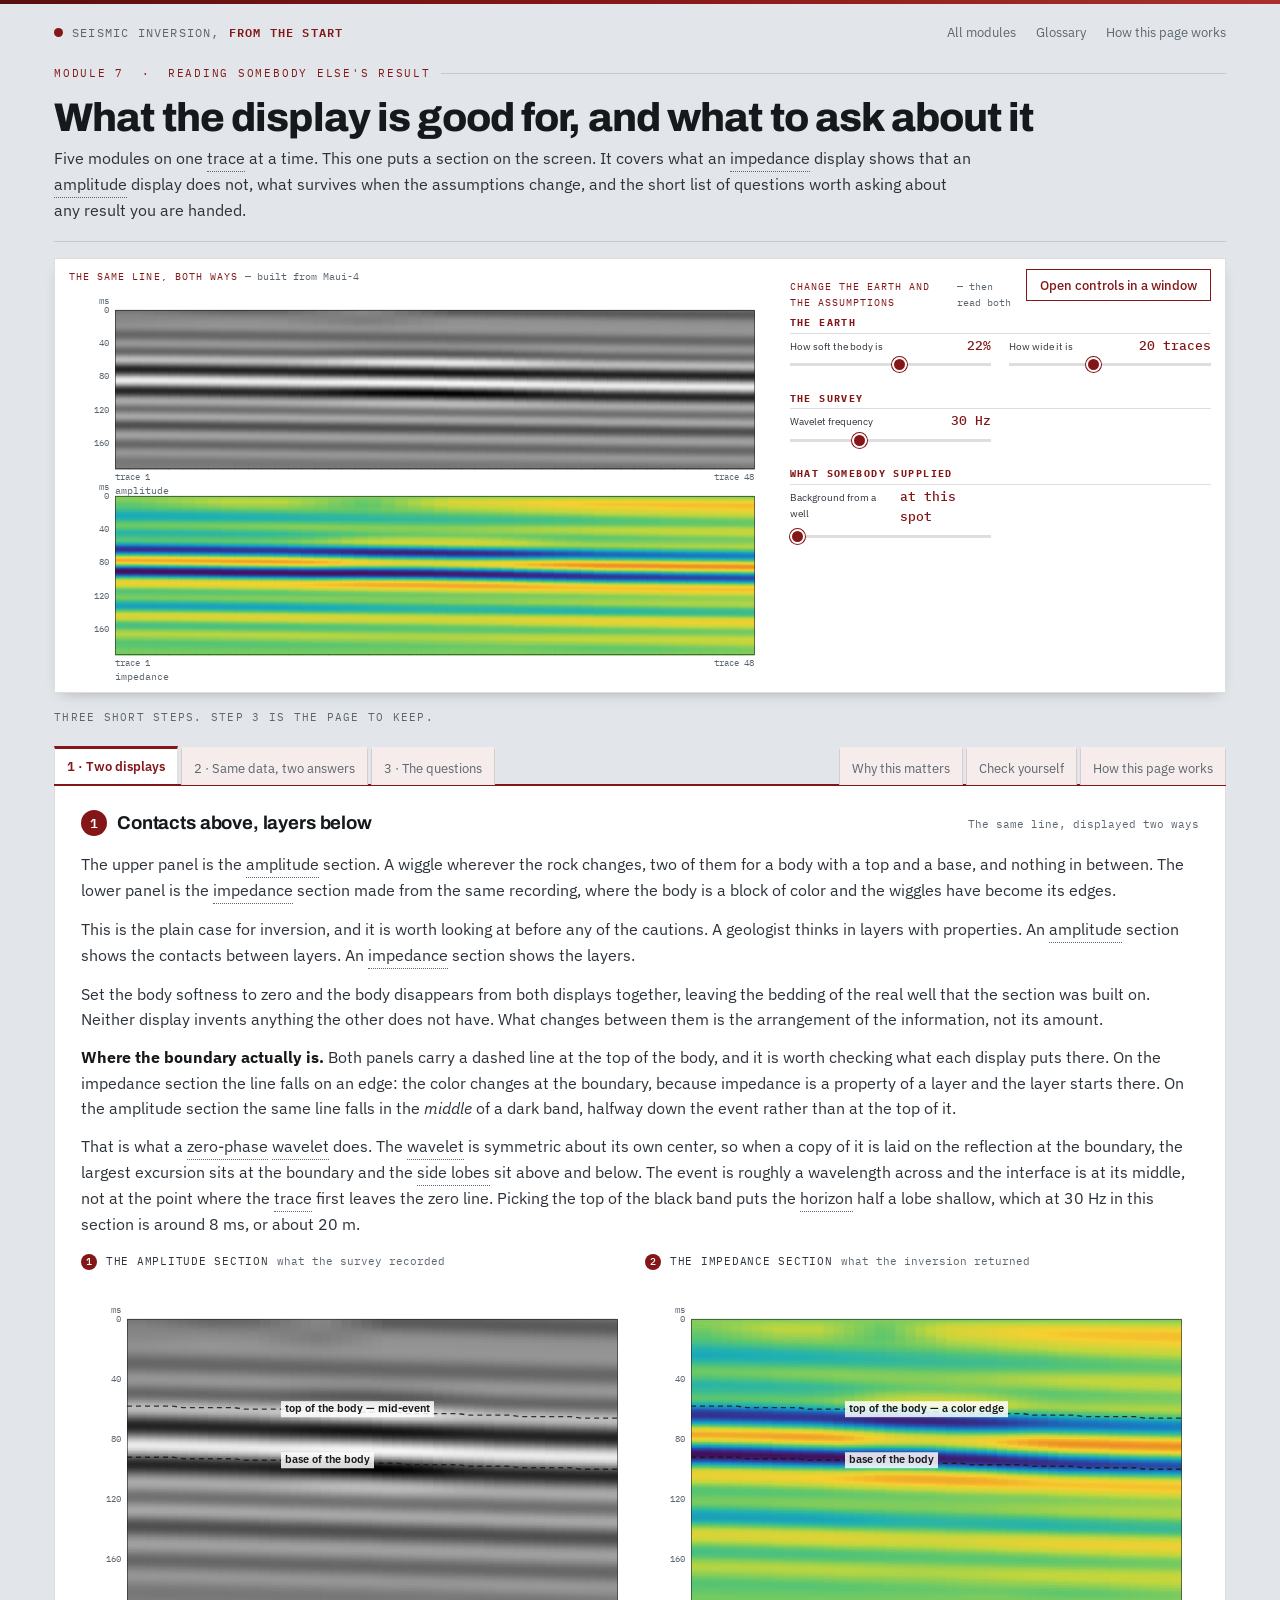
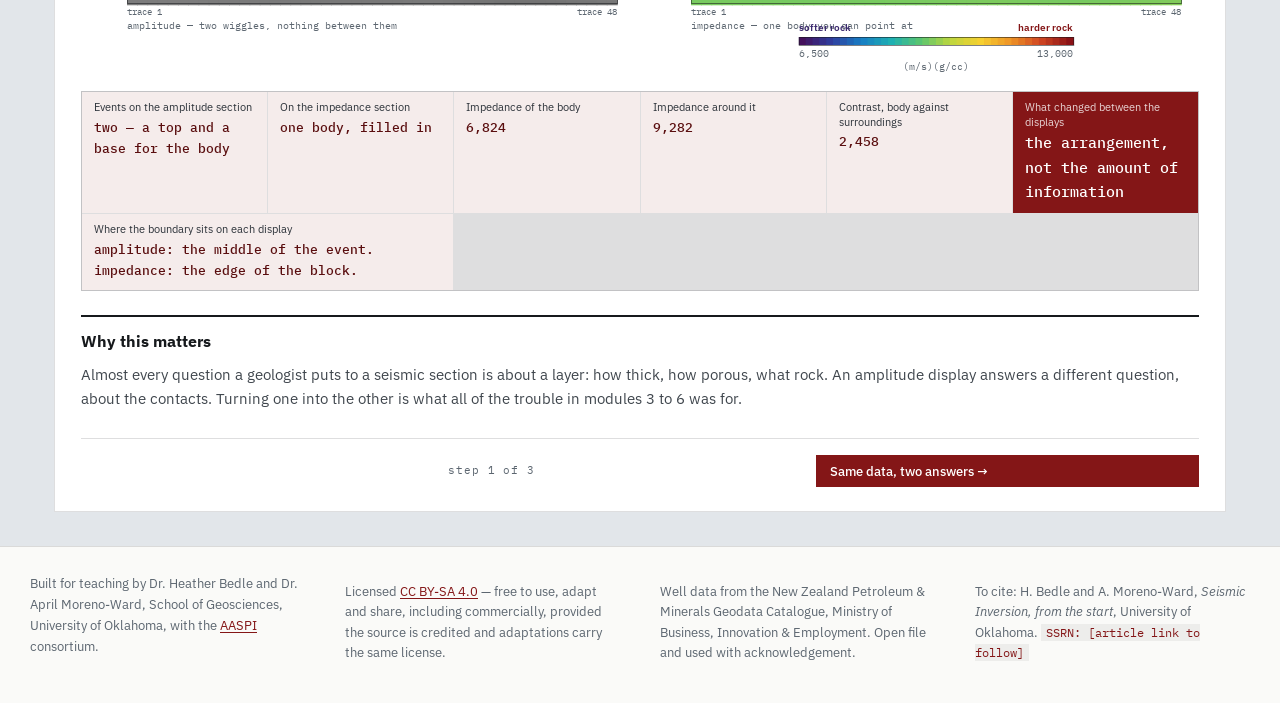
<file: modules/07-reading-a-result.html>
<!DOCTYPE html>
<html lang="en">
<head>
<meta charset="utf-8">
<meta name="viewport" content="width=device-width, initial-scale=1">
<title>7 · Reading somebody else's result | Seismic Inversion, from the start</title>
<meta name="description" content="An impedance section on the screen, what it is good for, and the short list of questions worth asking about any result somebody hands you.">
<link rel="preconnect" href="https://fonts.googleapis.com">
<link rel="preconnect" href="https://fonts.gstatic.com" crossorigin>
<link href="https://fonts.googleapis.com/css2?family=Archivo:wght@600;700;800&family=IBM+Plex+Mono:wght@400;500&family=IBM+Plex+Sans:wght@400;500;600&display=swap" rel="stylesheet">
<link rel="stylesheet" href="../assets/style.css">
<style>
  .provenance { font: 12px/1.6 "IBM Plex Mono", monospace; color: #5C6670;
                border-left: 3px solid #0B7285; padding: 6px 0 6px 12px; margin: 14px 0 0; }
  .asklist { margin: 0; padding: 0; list-style: none; }
  .asklist li { border-left: 3px solid #841617; padding: 10px 0 10px 16px; margin: 0 0 18px; }
  .asklist b { display: block; font: 700 16px/1.4 "IBM Plex Sans", sans-serif; color: #16191C; }
  .asklist span { display: block; margin-top: 5px; font: 14.5px/1.65 "IBM Plex Sans", sans-serif;
                  color: #40474E; }
  .asklist em { color: #5C6670; font-style: italic; }
</style>
</head>
<body>

<div class="wrap">
  <header class="masthead">
    <a class="brand" href="../index.html"><span class="dot"></span>Seismic inversion, <b>from the start</b></a>
    <nav>
      <a href="../index.html">All modules</a>
      <a href="../glossary.html">Glossary</a>
      <a href="#pm">How this page works</a>
    </nav>
  </header>

  <div class="mod-head">
    <p class="eyebrow">Module 7 &nbsp;·&nbsp; Reading somebody else's result</p>
    <h1>What the display is good for, and what to ask about it</h1>
    <p class="sub">Five modules on one trace at a time. This one puts a section on the screen. It covers what an impedance display shows that an amplitude display does not, what survives when the assumptions change, and the short list of questions worth asking about any result you are handed.</p>
  </div>

  <div class="labhead">
    <div class="labgrid">
      <div>
        <p class="cap">The same line, both ways <span>&mdash; built from Maui-4</span></p>
        <canvas id="cHead" aria-label="An amplitude section and an impedance section over the same model"></canvas>
      </div>
      <div>
        <p class="cap">Change the earth and the assumptions <span>&mdash; then read both</span></p>
        <div class="controls" id="mainControls">
          <div class="ctl-col">
            <h2>The earth</h2>
            <div class="ctl">
              <label for="soft">How soft the body is <span class="val" id="softV">22%</span></label>
              <input type="range" data-key="soft" id="soft" min="0" max="40" step="1" value="22">
            </div>
            <div class="ctl">
              <label for="wide">How wide it is <span class="val" id="wideV">20 traces</span></label>
              <input type="range" data-key="wide" id="wide" min="6" max="40" step="1" value="20">
            </div>

            <h2>The survey</h2>
            <div class="ctl">
              <label for="fr">Wavelet frequency <span class="val" id="frV">30 Hz</span></label>
              <input type="range" data-key="fr" id="fr" min="15" max="60" step="1" value="30">
            </div>

            <h2>What somebody supplied</h2>
            <div class="ctl">
              <label for="bg">Background from a well
                <span class="val" id="bgV">at this spot</span></label>
              <input type="range" data-key="bg" id="bg" min="0" max="2" step="1" value="0">
            </div>

            <div class="modbar" style="margin-top:14px">
              <button class="btn ghost small reset" id="resetBtn" type="button">Reset</button>
              <button class="btn ghost small" id="copyBtn" type="button">Copy link to this setup</button>
            </div>
          </div>
        </div>
      </div>
    </div>
  </div>

  <p class="tabhint">Three short steps. Step 3 is the page to keep.</p>

  <nav class="tabs" id="tabs" role="tablist" aria-label="Module steps">
    <button role="tab" data-tab="p1" aria-selected="false">1 · Two displays</button>
    <button role="tab" data-tab="p2" aria-selected="false">2 · Same data, two answers</button>
    <button role="tab" data-tab="p3" aria-selected="false">3 · The questions</button>
    <span class="gap"></span>
    <span class="tabs-meta">
  <button role="tab" data-tab="pw" aria-selected="false">Why this matters</button>
      <button role="tab" data-tab="pc" aria-selected="false">Check yourself</button>
      <button role="tab" data-tab="pm" aria-selected="false">How this page works</button>
    </span>
  </nav>

  <!-- =============================== STEP 1 =============================== -->
  <section class="tabpane" id="p1" role="tabpanel" hidden>
    <div class="plot-head">
      <h3><span class="stepno">1</span>Contacts above, layers below</h3>
      <span class="hint">The same line, displayed two ways</span>
    </div>

    <p class="lede">The upper panel is the amplitude section. A wiggle wherever the rock changes, two of
      them for a body with a top and a base, and nothing in between. The lower panel is the impedance
      section made from the same recording, where the body is a block of color and the wiggles have
      become its edges.</p>

    <p class="lede">This is the plain case for inversion, and it is worth looking at before any of the
      cautions. A geologist thinks in layers with properties. An amplitude section shows the contacts
      between layers. An impedance section shows the layers.</p>

    <p class="lede">Set the body softness to zero and the body disappears from both displays together,
      leaving the bedding of the real well that the section was built on. Neither display invents
      anything the other does not have. What changes between them is the arrangement of the information,
      not its amount.</p>

    <p class="lede"><b>Where the boundary actually is.</b> Both panels carry a dashed line at the top of
      the body, and it is worth checking what each display puts there. On the impedance section the line
      falls on an edge: the color changes at the boundary, because impedance is a property of a layer and
      the layer starts there. On the amplitude section the same line falls in the <em>middle</em> of a
      dark band, halfway down the event rather than at the top of it.</p>

    <p class="lede">That is what a zero-phase wavelet does. The wavelet is symmetric about its own
      center, so when a copy of it is laid on the reflection at the boundary, the largest excursion sits
      at the boundary and the side lobes sit above and below. The event is roughly a wavelength across
      and the interface is at its middle, not at the point where the trace first leaves the zero line.
      Picking the top of the black band puts the horizon half a lobe shallow, which at 30 Hz in this
      section is around 8 ms, or about 20 m.</p>

    <div class="sec-row" id="row1">
      <div class="panel-col">
        <p class="sublabel"><b>1</b> The amplitude section
          <span class="note">what the survey recorded</span></p>
        <canvas id="c1a" aria-label="The amplitude section over the model"></canvas>
      </div>
      <div class="panel-col">
        <p class="sublabel"><b>2</b> The impedance section
          <span class="note">what the inversion returned</span></p>
        <canvas id="c1b" aria-label="The impedance section over the same model"></canvas>
      </div>
    </div>

    <div class="stats" style="margin-top:14px">
      <div class="stat"><span>Events on the amplitude section</span><b id="s1a">&mdash;</b></div>
      <div class="stat"><span>On the impedance section</span><b id="s1b">&mdash;</b></div>
      <div class="stat"><span>Impedance of the body</span><b id="s1c">&mdash;</b></div>
      <div class="stat"><span>Impedance around it</span><b id="s1d">&mdash;</b></div>
      <div class="stat"><span>Contrast, body against surroundings</span><b id="s1e">&mdash;</b></div>
      <div class="stat key"><span>What changed between the displays</span><b id="s1f">&mdash;</b></div>
      <div class="stat wide"><span>Where the boundary sits on each display</span><b id="s1g">&mdash;</b></div>
    </div>

    <div class="whymatters">
      <h4>Why this matters</h4>
      <p>Almost every question a geologist puts to a seismic section is about a layer: how thick, how
        porous, what rock. An amplitude display answers a different question, about the contacts. Turning
        one into the other is what all of the trouble in modules 3 to 6 was for.</p>
    </div>
  </section>

  <!-- =============================== STEP 2 =============================== -->
  <section class="tabpane" id="p2" role="tabpanel" hidden>
    <div class="plot-head">
      <h3><span class="stepno">2</span>The same recording, inverted twice</h3>
      <span class="hint">Move the background control and compare</span>
    </div>

    <p class="lede">Two sections, from one recording, with backgrounds built from wells in different
      places. Look at them before reading any numbers.</p>

    <p class="lede">They are hard to tell apart. The body is in the same place, the same shape and the
      same size on both, because all of that came from the seismic and the seismic did not change. Then
      read the values. The body's impedance differs between the two by the amount in the readout.</p>

    <p class="lede">That is module 6's result, seen on a display instead of a curve. It gives a practical
      rule with two halves. Comparing one part of a section with another is sound, because both parts
      carry the same background. Quoting a value and taking it somewhere else. To a rock-physics
      relationship, to a core measurement, to a different survey. Depends on a background that somebody
      built and that nobody measured at your target.</p>

    <p class="callout"><b>Use the pointer.</b> Move the mouse across either section and a crosshair
      appears at the same trace and the same time on both. The readouts underneath give the impedance
      each panel holds at that exact spot, and how far apart they are. Comparing two displays by eye
      across a gap is how a difference like this gets missed on a real screen.</p>

    <div class="sec-row" id="row2">
      <div class="panel-col">
        <p class="sublabel"><b>1</b> With a well on this line
          <span class="note">the good case</span></p>
        <canvas id="c2a" aria-label="The impedance section with a background from a nearby well"></canvas>
      </div>
      <div class="panel-col">
        <p class="sublabel"><b>2</b> With a well some way off
          <span class="note">the same recording, same color scale</span></p>
        <canvas id="c2b" aria-label="The impedance section with a background from a more distant well"></canvas>
      </div>
    </div>

    <div class="stats" style="margin-top:14px">
      <div class="stat"><span>Body value, near well</span><b id="s2a">&mdash;</b></div>
      <div class="stat"><span>Body value, distant well</span><b id="s2b">&mdash;</b></div>
      <div class="stat"><span>How far apart those are</span><b id="s2c">&mdash;</b></div>
      <div class="stat"><span>Contrast against the surroundings</span><b id="s2d">&mdash;</b></div>
      <div class="stat key"><span>What survived the change</span><b id="s2e">&mdash;</b></div>
      <div class="stat wide"><span>What did not</span><b id="s2f">&mdash;</b></div>
      <div class="stat"><span>Pointer is on</span><b id="s2g">&mdash;</b></div>
      <div class="stat wide key"><span>Impedance there, left panel against right</span><b id="s2h">&mdash;</b></div>
    </div>

    <div class="miscon">
      <h4>Common misconception</h4>
      <p class="said">"The color bar has numbers on it, so the numbers are measured."</p>
      <p class="fix">Most of every number on that bar was carried in from a well, as module 6 measured. About 86 percent of it. Both sections here fit the seismic identically well, because changing the
        background does not touch the part that fits. <b>The color bar is a measurement wearing a
        borrowed level.</b> The pattern is yours to trust; the level belongs to whoever built the
        background.</p>
    </div>
  </section>

  <!-- =============================== STEP 3 =============================== -->
  <section class="tabpane" id="p3" role="tabpanel" hidden>
    <div class="plot-head">
      <h3><span class="stepno">3</span>The questions worth asking</h3>
      <span class="hint">Five modules, on one card</span>
    </div>

    <p class="lede">Somebody hands you an impedance volume. These are the questions that decide how much
      of it you can use, in the order worth asking them.</p>

    <ul class="asklist">
      <li><b>How were the wells tied, and what was the tie hung on?</b>
        <span>Every log that went into this result reached it through a tie. A tie that is a cycle out,
        or one corrected with a bulk shift where the sonic needed a stretch, moves everything downstream
        by the same amount and looks consistent while doing it.
        <em>Module 5.</em></span></li>

      <li><b>Which wells built the background, and how far away are they?</b>
        <span>Most of every number came from there rather than from the seismic. The further the wells,
        the softer the values, while the shapes stay just as good.
        <em>Module 6.</em></span></li>

      <li><b>What is the wavelet, and how thin a bed can it separate?</b>
        <span>A quarter of a wavelength, roughly. Anything thinner arrives as one event, and its
        brightness then mixes thickness with contrast. Ask before promising a thickness map.
        <em>Module 3.</em></span></li>

      <li><b>What else would have fitted this data?</b>
        <span>The display shows one model. Others fit too, and something other than the seismic chose
        between them. Ask what that something was.
        <em>Module 4.</em></span></li>

      <li><b>Am I comparing, or quoting?</b>
        <span>Comparing one part of the section with another is sound. Taking a value somewhere else
        depends on the background. The same section supports the first and not always the second.
        <em>Modules 4 and 6.</em></span></li>

      <li><b>Does the simplest method agree with it?</b>
        <span>Summing the trace takes seconds and needs no well information. If its shape matches the delivered result, then the difference between the two is the background model. That is exactly the part to ask about.
        <em>Modules 1 and 6.</em></span></li>
    </ul>

    <p class="lede">The panels put the last one into practice. On the left is the delivered impedance
      section. On the right is the summed trace, made from the recording alone. Compare the shapes.</p>

    <div class="sec-row" id="row3">
      <div class="panel-col">
        <p class="sublabel"><b>1</b> The delivered result <span class="note">background model and seismic together</span></p>
        <canvas id="c3a" aria-label="The delivered impedance section"></canvas>
      </div>
      <div class="panel-col">
        <p class="sublabel"><b>2</b> The same line, without wells
          <span class="note">the summed trace, no well information</span></p>
        <canvas id="c3b" aria-label="The summed trace section, which needs no well information"></canvas>
      </div>
    </div>

    <div class="stats" style="margin-top:14px">
      <div class="stat"><span>Shapes agree</span><b id="s3a">&mdash;</b></div>
      <div class="stat"><span>Body on the delivered result</span><b id="s3b">&mdash;</b></div>
      <div class="stat"><span>Body on the summed trace</span><b id="s3c">&mdash;</b></div>
      <div class="stat"><span>The difference between them</span><b id="s3d">&mdash;</b></div>
      <div class="stat key"><span>What the background model added</span><b id="s3e">&mdash;</b></div>
      <div class="stat wide"><span>What to trust on this section</span><b id="s3f">&mdash;</b></div>
      <div class="stat wide"><span>Under the pointer</span><b id="s3g">&mdash;</b></div>
    </div>

    <div class="whymatters">
      <h4>Why this matters</h4>
      <p>None of this is a reason to distrust an inversion. It is a description of what one is: a careful
        estimate built from a recording and a set of stated assumptions. Knowing which assumptions is
        what turns a picture into evidence.</p>
    </div>
  </section>

  <!-- ============================ WHY IT MATTERS =========================== -->
  <section class="tabpane" id="pw" role="tabpanel" hidden>
    <div class="plot-head">
      <h3><span class="stepno ref">W</span>Why this matters</h3>
      <span class="hint">What the whole set was for</span>
    </div>
    <p class="lede">An impedance section is the closest thing seismic gives a geologist to a picture of
      rock. Layers instead of contacts, values instead of amplitudes, and edges that sit where the rock
      changes. Step 1 is the honest case for the technique and it is a strong one.</p>
    <p class="lede">Most of what an inversion delivers is reliable. The shapes are reliable. Comparisons
      within one section are reliable. Those are the things most interpretation actually needs, and they
      held up under everything the earlier modules measured.</p>
    <p class="lede">What needs care is the part that came from outside the seismic. The level on the
      color bar, the detail the display implies, and the single answer shown where several fit. All
      three are measurable, and the five questions in step 3 are how you find out.</p>
    <p class="lede">The habit worth taking away is small. When somebody shows you an impedance section,
      ask which wells built the background and how thin a bed the wavelet can separate. Two questions,
      half a minute, and you will know most of what you need about how far to trust the numbers on
      it.</p>
    <p class="lede">If you want the full treatment. Background models built properly, the loop a
      contractor actually runs, estimating the wavelet, and keeping the angles to get a second rock
      property. That is the companion set, <i>How Seismic Inversion Actually Works</i>.</p>
  </section>

  <!-- ============================ CHECK YOURSELF =========================== -->
  <section class="tabpane" id="pc" role="tabpanel" hidden>
    <div class="plot-head">
      <h3><span class="stepno ref">C</span>Check yourself</h3>
      <span class="hint">Five questions, drawing on the whole set</span>
    </div>

    <ol class="check" id="checkList">
      <li data-q="q1" data-right="b">
        <p class="qtext">What does an impedance section show that an amplitude section does not?</p>
        <div class="opts">
          <button class="opt" data-opt="a" type="button">More detail</button>
          <button class="opt" data-opt="b" type="button">Layers rather than contacts</button>
          <button class="opt" data-opt="c" type="button">Fewer assumptions</button>
        </div>
        <p class="why" hidden><b>Layers rather than contacts.</b> Not more detail. The impedance was
          made from the amplitude and cannot hold anything the amplitude did not. And certainly not fewer
          assumptions. It needed a background model the amplitude never asked for. What changed is the
          arrangement, and the arrangement is what a geologist can use.</p>
      </li>

      <li data-q="q2" data-right="a">
        <p class="qtext">Two inversions of the same data, with backgrounds from different wells. What
          differs between the results?</p>
        <div class="opts">
          <button class="opt" data-opt="a" type="button">The values, not the pattern</button>
          <button class="opt" data-opt="b" type="button">The pattern, not the values</button>
          <button class="opt" data-opt="c" type="button">Both equally</button>
        </div>
        <p class="why" hidden><b>The values, not the pattern.</b> The pattern came from the seismic,
          which did not change. The values came from the wells, which did. Step 2 lets you flip between
          the two sections and see how hard they are to tell apart while the readouts show the body's
          impedance moving.</p>
      </li>

      <li data-q="q3" data-right="c">
        <p class="qtext">An inversion fits the seismic to 98 percent. What has that shown?</p>
        <div class="opts">
          <button class="opt" data-opt="a" type="button">The impedances are accurate</button>
          <button class="opt" data-opt="b" type="button">The background was well chosen</button>
          <button class="opt" data-opt="c" type="button">Only that the seismic part is explained</button>
        </div>
        <p class="why" hidden><b>Only that the seismic part is explained.</b> Changing the background does
          not change how well the answer fits the seismic at all, so the fit cannot see a background
          error. A high fit is necessary and it is not evidence about the values. Only a well can check
          those, and the well is usually where they came from.</p>
      </li>

      <li data-q="q4" data-right="b">
        <p class="qtext">Your target is 14 m thick, the rock is 3,000 m/s and the wavelet is 25 Hz. What
          can you say about thickness from the section?</p>
        <div class="opts">
          <button class="opt" data-opt="a" type="button">It can be measured directly</button>
          <button class="opt" data-opt="b" type="button">It is below resolution, so brightness mixes thickness with contrast</button>
          <button class="opt" data-opt="c" type="button">Nothing at all can be said</button>
        </div>
        <p class="why" hidden><b>It is below resolution.</b> The wavelength is 3,000 over 25, which is
          120 m, and a quarter of that is 30 m. A 14 m bed arrives as a single event whose brightness
          depends on thickness and contrast together. That does not mean nothing can be said. The bed is
          clearly there, and its extent can be mapped. But a thickness read off the display would not be
          a measurement.</p>
      </li>

      <li data-q="q5" data-right="c">
        <p class="qtext">You have ten minutes with an impedance volume and one question to ask. Which is
          the most useful?</p>
        <div class="opts">
          <button class="opt" data-opt="a" type="button">What software made it</button>
          <button class="opt" data-opt="b" type="button">What the fit to the seismic was</button>
          <button class="opt" data-opt="c" type="button">Which wells built the background</button>
        </div>
        <p class="why" hidden><b>Which wells built the background.</b> That single answer tells you how
          far to trust every number on the color bar, because most of each number came from there. The
          fit is nearly always high and tells you little. The software matters least of all.</p>
      </li>
    </ol>
  </section>

  <!-- =============================== METHOD =============================== -->
  <section class="tabpane" id="pm" role="tabpanel" hidden>
    <div class="plot-head">
      <h3><span class="stepno ref">M</span>How this page works</h3>
      <span class="hint">The arithmetic, and what it leaves out</span>
    </div>

    <p class="lede"><b>Everything on this page is computed while you watch.</b> The section is built from
      the Maui-4 impedance log and inverted trace by trace, so both displays come from the same
      recording.</p>

    <p class="lede"><b>How the section is built.</b> A window of the log is used as the background
      geology and repeated across 48 traces with a gentle dip. A body is placed in it, softened by the
      amount you set and tapered at its edges so it thins rather than stopping at a wall. Each trace is
      forward modeled with the wavelet, then inverted.</p>

    <p class="lede">Because the section carries a real well's bedding, it never goes completely quiet.
      With the body softness at zero there is still about 530 impedance units of contrast across that
      interval, which is the well's own layering rather than anything this page added.</p>

    <p class="lede"><b>The inversion is a sum plus a background</b>, as in module 6. A contractor runs a
      loop instead, which gets a similar answer with more machinery and needs the same background. The
      loop belongs to the companion set.</p>

    <p class="lede"><b>The color scale is fixed</b> across both sections in step 2 and does not rescale
      when the background changes. Software usually rescales each display to its own range by default,
      which would hide the very difference that step is about.</p>

    <p class="lede"><b>Where this page simplifies.</b></p>
    <ul class="lede" style="padding-left:20px">
      <li><b>The section is a model, not a survey.</b> No migration, no velocity error, no multiples,
        and every trace sits exactly where it belongs. A real line is harder to read than this one for
        reasons that have nothing to do with inversion.</li>
      <li><b>The wavelet is known exactly and is symmetrical.</b> In practice it is estimated, and errors
        in it move picks and values.</li>
      <li><b>The distant well is a stand-in</b>, built from another interval of the same log, so the
        shift in step 2 is a mild version of what a genuinely different well would do.</li>
      <li><b>Lateral smearing is only the wavelet's width across the line.</b> Real lateral resolution is
        set by the migration and the Fresnel zone and is worse.</li>
      <li><b>No noise and no angles.</b> Both belong to the companion set.</li>
    </ul>

    <p class="provenance">Well data: NZP&amp;M Geodata Catalogue, Petroleum Report 543; composite log
      compiled by GNS Science, version 04.08.2010. New Zealand Petroleum &amp; Minerals, Ministry of
      Business, Innovation &amp; Employment. Open file and used with acknowledgement.</p>

    <details class="instr">
      <summary>Instructor notes</summary>
      <div class="instr-body">
        <h5>Learning objectives</h5>
        <ul>
          <li>State what an impedance display shows that an amplitude display does not.</li>
          <li>Predict what changes and what does not when the background model changes.</li>
          <li>Say what a good fit to the seismic does and does not demonstrate.</li>
          <li>Ask at least three sensible questions about a delivered impedance volume.</li>
        </ul>

        <h5>Summary</h5>
        <p>Trust the pattern and the comparisons. Ask where the level came from. Two questions —
          which wells, and how thin a bed the wavelet resolves — cover most of it.</p>

        <h5>Suggested discussion questions</h5>
        <ul>
          <li>A consultant presents an impedance map with a porosity scale on it. What would you need to
            see before using those porosities in a volume calculation?</li>
          <li>When is it fair to compare impedance values between two different surveys, and when is it
            not?</li>
          <li>Which of the five questions in step 3 would be hardest to get a straight answer to, and
            why?</li>
        </ul>

        <h5>Common misconceptions this page addresses</h5>
        <ul>
          <li>That numbers on a color bar are measurements.</li>
          <li>That a high fit to the seismic validates the impedance values.</li>
        </ul>

        <h5>Approximate completion time</h5>
        <p>Twenty minutes, and step 3 works well as a printed card. The comparison in step 2 is worth
          doing on a projector: flipping the background while the sections look identical makes the point
          faster than any explanation.</p>
      </div>
    </details>
  </section>

  <section class="nextup" id="nextup" hidden>
    <p class="eyebrow">That is the set</p>
    <h3>Eight modules, from one boundary to a whole section</h3>
    <p>From velocity and density making a wiggle, through what a survey never records, to the questions
      worth asking about somebody else's volume. The front page has the sequence if you want to go back
      to any of it.</p>
    <a class="btn" href="08-the-family-of-methods.html">Go to module 8 →</a>
    <a class="btn ghost" href="../glossary.html">Glossary</a>
  </section>

  <div class="pager" id="pager" hidden>
    <a class="btn ghost" href="06-never-recorded.html">← Module 6: the part never recorded</a>
    <a class="btn ghost" href="08-the-family-of-methods.html">Module 8: the family of methods →</a>
  </div>

  <footer>
    <div class="foot-grid">
      <p>Built for teaching by Dr. Heather Bedle and Dr. April Moreno-Ward, School of Geosciences,
        University of Oklahoma, with the
        <a href="https://www.ou.edu/mcee/labs/aaspi">AASPI</a> consortium.</p>
      <p class="lic">Licensed <a href="https://creativecommons.org/licenses/by-sa/4.0/">CC BY-SA 4.0</a>
        — free to use, adapt and share, including commercially, provided the source is credited and
        adaptations carry the same license.</p>
      <p class="lic">Well data from the New Zealand Petroleum &amp; Minerals Geodata Catalogue, Ministry
        of Business, Innovation &amp; Employment. Open file and used with acknowledgement.</p>
      <p class="lic">To cite: H. Bedle and A. Moreno-Ward, <i>Seismic Inversion, from the start</i>,
        University of Oklahoma. <span class="k">SSRN: [article link to follow]</span></p>
    </div>
  </footer>
</div>

<script src="../assets/count.js"></script>
<script src="../assets/glossary.js"></script>
<script src="../assets/panelout.js"></script>
<script src="../assets/seismic.js"></script>
<script src="../assets/physics.js"></script>
<script src="../assets/panels.js"></script>
<script src="../data/maui-4.js"></script>
<script>
(function () {
  'use strict';

  if (typeof SEIS === 'undefined' || typeof PHYS === 'undefined' || typeof MAUI4 === 'undefined') {
    const el = document.createElement('div');
    el.setAttribute('style', 'background:#841617;color:#fff;padding:14px 18px;font:14px/1.5 monospace');
    el.textContent = 'This module needs seismic.js, physics.js and data/maui-4.js.';
    const w = document.querySelector('.wrap');
    (w || document.body).insertBefore(el, w ? w.firstChild : null);
    return;
  }

  const $ = (id) => document.getElementById(id);
  const visible = (id) => { const el = $(id); return el && !el.hidden; };
  const set = (id, v) => { const el = $(id); if (el) el.textContent = v; };
  const CRIM = '#841617', TEAL = '#0B7285', SLATE = '#5C6670', INK = '#16191C';

  const DEF = { soft: 22, wide: 20, fr: 30, bg: 0, tab: 'p1' };
  const S = SEIS.readState(DEF);
  (function sanitize() {
    const num = (k, lo, hi) => {
      let v = Number(S[k]);
      if (!isFinite(v)) v = DEF[k];
      S[k] = Math.min(hi, Math.max(lo, v));
    };
    num('soft', 0, 40); num('wide', 6, 40); num('fr', 15, 60); num('bg', 0, 2);
  })();
  const saveState = () => SEIS.writeState(S, DEF);
  if ($('copyBtn')) $('copyBtn').addEventListener('click', (e) => SEIS.copyLink(e.currentTarget));

  const DT = 0.001, NT = 190, NX = 48, T0 = 0;
  const C = MAUI4.curves;
  const TOP_M = 2000, SPAN_M = 360;
  const DIP = 0.18;                       // samples of dip per trace
  const BODY_T0 = 62, BODY_T1 = 96;       // the body, in samples

  /* How far down each trace is pushed by the dip. One definition, used by the
     model that builds the sections and by everything drawn on top of them. */
  const dipShift = (x) => Math.round((x - NX / 2) * DIP);

  // Exactly one place converts a sample index to a y position.
  const yAt = (i, R) => R.y + (i / (NT - 1)) * R.h;

  /* Fixed axes, shared by both sections and never rescaled. */
  const AX = {
    z:   [6500, 13000],
    amp: [-0.35, 0.35],
    rel: [-1800, 1800],
  };

  const fmt0 = (v) => Math.round(v).toLocaleString();

  const WELLS = [
    { label: 'at this spot',   off: 0 },
    { label: 'some way off',   off: 220 },
    { label: 'a long way off', off: 430 },
  ];

  function logWindow(topDepth) {
    const base = Math.max(1990, Math.min(2714 - SPAN_M, topDepth));
    let i0 = C.DEPT.findIndex((d) => d >= base);
    let i1 = C.DEPT.findIndex((d) => d >= base + SPAN_M);
    if (i0 < 0) i0 = 0;
    if (i1 < 0) i1 = C.DEPT.length - 1;
    const twt = C.TWT.slice(i0, i1 + 1), ai = C.AI.slice(i0, i1 + 1);
    const ta = twt[0], tb = twt[twt.length - 1];
    const z = new Float64Array(NT);
    for (let i = 0; i < NT; i++) {
      const t = ta + (tb - ta) * i / (NT - 1);
      let k = 0;
      while (k < twt.length - 1 && twt[k + 1] < t) k++;
      const f = (t - twt[k]) / ((twt[k + 1] - twt[k]) || 1);
      z[i] = ai[k] + (ai[Math.min(k + 1, ai.length - 1)] - ai[k]) * f;
    }
    return z;
  }

  function smoothed(x, N) {
    const n = x.length, out = new Float64Array(n);
    for (let i = 0; i < n; i++) {
      let s = 0, c = 0;
      for (let j = Math.max(0, i - N); j <= Math.min(n - 1, i + N); j++) { s += x[j]; c++; }
      out[i] = s / c;
    }
    return out;
  }

  let D = {};

  function recompute() {
    D.soft = Math.round(S.soft);
    D.wide = Math.round(S.wide);
    D.fr = Math.round(S.fr);
    D.bg = Math.max(0, Math.min(2, Math.round(S.bg)));

    D.base = logWindow(TOP_M);

    // how much the body is softened at each trace: full in the middle, tapered
    const half = D.wide / 2, taper = Math.max(2, D.wide * 0.3);
    D.profile = new Float64Array(NX);
    for (let x = 0; x < NX; x++) {
      const r = Math.abs(x - (NX - 1) / 2);
      D.profile[x] = r <= half - taper ? 1 : (r < half ? (half - r) / taper : 0);
    }

    D.wav = PHYS.wavelet(D.fr, DT);
    const shift = dipShift;

    // the backgrounds, smoothed the same way
    D.bgs = WELLS.map((W) => smoothed(logWindow(TOP_M + W.off), 40));

    D.model = []; D.amp = []; D.invA = []; D.invB = []; D.free = [];
    for (let x = 0; x < NX; x++) {
      const sh = shift(x);
      const z = new Float64Array(NT);
      for (let i = 0; i < NT; i++) {
        const j = Math.max(0, Math.min(NT - 1, i - sh));
        z[i] = D.base[j];
      }
      const drop = 1 - (D.soft / 100) * D.profile[x];
      for (let i = BODY_T0 + sh; i <= BODY_T1 + sh; i++) {
        if (i >= 0 && i < NT) z[i] *= drop;
      }
      D.model.push(z);

      const r = new Float64Array(NT);
      for (let i = 1; i < NT; i++) {
        r[i] = 0.5 * (z[i] - z[i - 1]) / (0.5 * (z[i] + z[i - 1]));
      }
      const tr = PHYS.convolve(r, D.wav);
      D.amp.push(tr);

      const rel = PHYS.runningSum(tr, { removeDrift: true });
      // put the summed trace on the same footing as the log's own wiggle
      const sc = PHYS.rms(rel) || 1;
      const scaled = Float64Array.from(rel, (v) => v * 900 / sc);
      D.free.push(scaled);

      /* Shift a background to sit on this trace's dip. This used to be called
         from inside the mapping callback below, which rebuilt the whole array
         once per sample: about 3.5 million operations for a redraw where
         eighteen thousand will do, and a slider that dragged like treacle on a
         laptop. Both shifts are worked out once per trace now. */
      const shiftBg = (bg) => {
        const out = new Float64Array(NT);
        for (let i = 0; i < NT; i++) {
          const j = Math.max(0, Math.min(NT - 1, i - sh));
          out[i] = bg[j];
        }
        return out;
      };
      const bgNear = shiftBg(D.bgs[0]);
      const bgFar = shiftBg(D.bgs[D.bg === 0 ? 2 : D.bg]);
      D.invA.push(Float64Array.from(scaled, (v, i) => v + bgNear[i]));
      D.invB.push(Float64Array.from(scaled, (v, i) => v + bgFar[i]));
    }
    D.inv = D.bg === 0 ? D.invA : D.invB;

    // lateral smearing: the wavelet has a width across the line too
    const lat = Math.max(1, Math.round(80 / D.fr));
    const smear = (sec) => {
      const out = sec.map((t) => Float64Array.from(t));
      for (let i = 0; i < NT; i++) {
        for (let x = 0; x < NX; x++) {
          let s = 0, n = 0;
          for (let k = -lat; k <= lat; k++) {
            const xx = x + k;
            if (xx < 0 || xx >= NX) continue;
            s += sec[xx][i]; n++;
          }
          out[x][i] = s / n;
        }
      }
      return out;
    };
    D.amp = smear(D.amp);
    D.inv = smear(D.inv);
    D.invA = smear(D.invA);
    D.invB = smear(D.invB);
    D.free = smear(D.free);

    // readouts, taken on the middle trace
    const mid = Math.floor(NX / 2);
    D.mid = mid;
    const sh = shift(mid);
    const meanIn = (arr, a, b) => {
      let s = 0, n = 0;
      for (let i = Math.max(0, a); i <= Math.min(NT - 1, b); i++) { s += arr[i]; n++; }
      return n ? s / n : NaN;
    };
    const bt = BODY_T0 + sh, bb = BODY_T1 + sh;
    D.bodyModel = meanIn(D.model[mid], bt, bb);
    D.aroundModel = meanIn(D.model[mid], Math.max(0, bt - 26), bt - 5);
    D.bodyA = meanIn(D.invA[mid], bt, bb);
    D.bodyB = meanIn(D.invB[mid], bt, bb);
    D.aroundA = meanIn(D.invA[mid], Math.max(0, bt - 26), bt - 5);
    D.spread = Math.abs(D.bodyA - D.bodyB);
    D.contrast = D.aroundA - D.bodyA;
    D.bodyFree = meanIn(D.free[mid], bt, bb);
    D.freeShape = PHYS.agreement(D.free[mid], D.inv[mid]);
  }

  /* --- drawing ------------------------------------------------------------- */

  function panel(id, hRatio) {
    const c = $(id);
    if (!c || !c.parentElement) return null;
    const cs = window.getComputedStyle(c.parentElement);
    const w = c.parentElement.clientWidth
            - parseFloat(cs.paddingLeft || 0) - parseFloat(cs.paddingRight || 0);
    const h = Math.max(220, Math.round(w * (hRatio || 0.62)));
    const ctx = SEIS.fitCanvas(c, w, h);
    ctx.clearRect(0, 0, w, h);
    return { ctx, w, h };
  }

  /* Impedance runs from a low value to a high one. It is not a quantity with a
     natural zero in the middle, the way an amplitude is, so it is displayed
     with a scale that runs continuously from one end to the other rather than
     with two colors meeting at a white middle. The ramp below is the one most
     interpretation packages use for impedance: purple and blue at the soft
     end, through green and yellow, to red at the hard end.

     A ramp of this kind does put visible edges in the display where the data
     changes smoothly, at the places where the hue turns. That is the reason
     the amplitude sections on this page keep a grey scale, and the reason the
     numbers on the color bar are worth reading rather than the colors. */
  const IMP_RAMP = [
    [ 68,  16,  92],   // softest
    [ 46,  62, 158],
    [ 24, 126, 196],
    [ 30, 176, 178],
    [ 92, 198, 110],
    [190, 214,  62],
    [246, 208,  48],
    [238, 148,  38],
    [208,  70,  34],
    [138,  18,  22],   // hardest
  ];

  function impColor(v, lo, hi) {
    const f = Math.max(0, Math.min(1, (v - lo) / (hi - lo)));
    const p = f * (IMP_RAMP.length - 1);
    const i = Math.min(IMP_RAMP.length - 2, Math.floor(p));
    const t = p - i;
    const a = IMP_RAMP[i], b = IMP_RAMP[i + 1];
    return 'rgb(' + Math.round(a[0] + (b[0] - a[0]) * t) + ','
                  + Math.round(a[1] + (b[1] - a[1]) * t) + ','
                  + Math.round(a[2] + (b[2] - a[2]) * t) + ')';
  }
  function greyColor(v, lo, hi) {
    const f = Math.max(0, Math.min(1, (v - lo) / (hi - lo)));
    const g = Math.round(255 * (1 - f));
    return 'rgb(' + g + ',' + g + ',' + g + ')';
  }

  function section(ctx, rect, traces, rng, colorFn) {
    const cw = rect.w / NX;
    for (let x = 0; x < NX; x++) {
      const tr = traces[x];
      for (let i = 0; i < NT; i++) {
        const y0 = yAt(i, rect), y1 = yAt(i + 1, rect);
        ctx.fillStyle = colorFn(tr[i], rng[0], rng[1]);
        ctx.fillRect(rect.x + x * cw, y0, cw + 0.8, Math.max(1, y1 - y0 + 0.8));
      }
    }
    SEIS.frame(ctx, rect);
  }

  // A colored section with no scales is a picture, not a measurement. These
  // three put time down the side, position along the bottom, and — the one that
  // matters most for a beginner — say which end of the color bar is soft rock.
  function sectionScales(ctx, rect) {
    const ticks = [];
    for (let ms = 0; ms <= 180; ms += 40) {
      ticks.push({ pos: ms / ((NT - 1) * 1000 * DT), label: String(ms) });
    }
    PANEL.sideScale(ctx, rect, ticks, 'ms');
    ctx.save();
    ctx.font = '9px "IBM Plex Mono", monospace';
    ctx.fillStyle = SLATE; ctx.textBaseline = 'top';
    ctx.textAlign = 'left';  ctx.fillText('trace 1', rect.x, rect.y + rect.h + 5);
    ctx.textAlign = 'right'; ctx.fillText('trace ' + NX, rect.x + rect.w, rect.y + rect.h + 5);
    ctx.restore();
  }

  /* The same dashed line on both panels, at the true two-way time of a
     boundary in the model. Drawn identically on the amplitude section and the
     impedance section so the eye can carry it across, because the whole point
     is that the two displays put the boundary in different-looking places. */
  /* Where a boundary of the body truly sits, drawn on both sections.

     The section has a gentle dip: every trace is shifted by DIP samples per
     trace, so the body is deeper on the right than on the left. This line used
     to be drawn flat, which meant it crossed the bed it was labelling instead
     of following it, and only agreed with the boundary at one point across the
     panel. It now carries the same shift the model does, so on the impedance
     section it sits on the color edge everywhere, and on the amplitude section
     it sits at the middle of the event everywhere. That is the comparison the
     step exists to make, and a flat line was quietly breaking it. */
  function interfaceLine(ctx, rect, t, label) {
    const yOfX = (x) => yAt(t + dipShift(x), rect);
    ctx.save();
    ctx.strokeStyle = 'rgba(22,25,28,.85)';
    ctx.setLineDash([5, 4]);
    ctx.lineWidth = 1.3;
    ctx.beginPath();
    for (let x = 0; x < NX; x++) {
      const px = rect.x + rect.w * (x + 0.5) / NX;
      const py = yOfX(x);
      x === 0 ? ctx.moveTo(rect.x, py) : ctx.lineTo(px, py);
    }
    ctx.lineTo(rect.x + rect.w, yOfX(NX - 1));
    ctx.stroke();
    ctx.setLineDash([]);
    ctx.restore();
    if (label) {
      const xi = Math.round(NX * 0.30);
      PANEL.tagAt(ctx, rect.x + rect.w * 0.30, yOfX(xi), label, INK, 'left');
    }
  }

  /* The caption under a section. It sits close under the frame, above anything
     else that goes below the panel, and is left of center so it does not run
     into a color bar's end labels on a narrow column. */
  /* A pointer that lands at the same place on every section on the page.

     Two sections side by side are only comparable if the eye can be sure it is
     looking at the same trace and the same time on both. Moving a mouse over
     one panel puts a crosshair at that trace and time on all of them, and reads
     the value under it out of each one. Without it a student comparing two
     impedance displays is matching by eye across a gap, which is exactly the
     thing that goes wrong when somebody reads a real section.

     The position is held in samples and traces rather than pixels, so it means
     the same thing on panels of different sizes. */
  const PTR = { x: null, i: null };

  function pointerAt(ctx, rect) {
    if (PTR.x === null || PTR.i === null) return;
    const px = rect.x + rect.w * (PTR.x + 0.5) / NX;
    const py = yAt(PTR.i, rect);
    ctx.save();
    ctx.strokeStyle = 'rgba(22,25,28,.55)';
    ctx.lineWidth = 1;
    ctx.setLineDash([2, 3]);
    ctx.beginPath();
    ctx.moveTo(rect.x, py); ctx.lineTo(rect.x + rect.w, py);
    ctx.moveTo(px, rect.y); ctx.lineTo(px, rect.y + rect.h);
    ctx.stroke();
    ctx.setLineDash([]);
    ctx.strokeStyle = '#fff'; ctx.lineWidth = 2.4;
    ctx.beginPath(); ctx.arc(px, py, 4.5, 0, 6.284); ctx.stroke();
    ctx.strokeStyle = CRIM; ctx.lineWidth = 1.6;
    ctx.beginPath(); ctx.arc(px, py, 4.5, 0, 6.284); ctx.stroke();
    ctx.restore();
  }

  /* Mouse and touch on a section canvas, turned into a trace and a sample.
     Called once per canvas that shows a section. */
  function wirePointer(id) {
    const c = $(id);
    if (!c || c.dataset.ptr) return;
    c.dataset.ptr = '1';
    const move = (ev) => {
      const r = c.getBoundingClientRect();
      const pt = ev.touches ? ev.touches[0] : ev;
      const w = r.width, h = r.height;
      // the same rect the sections are drawn into
      const rx = 46, rw = w - 64, ry = 30, rh = h - 104;
      const fx = (pt.clientX - r.left - rx) / rw;
      const fy = (pt.clientY - r.top - ry) / rh;
      if (fx < 0 || fx > 1 || fy < 0 || fy > 1) return;
      PTR.x = Math.max(0, Math.min(NX - 1, Math.round(fx * NX - 0.5)));
      PTR.i = Math.max(0, Math.min(NT - 1, Math.round(fy * (NT - 1))));
      drawAll();
      if (ev.touches) ev.preventDefault();
    };
    c.addEventListener('mousemove', move);
    c.addEventListener('touchmove', move, { passive: false });
    c.addEventListener('mouseleave', () => { PTR.x = null; PTR.i = null; drawAll(); });
    c.style.cursor = 'crosshair';
  }

  function sectionLabel(ctx, rect, label) {
    ctx.save();
    ctx.font = '10px "IBM Plex Mono", monospace';
    ctx.fillStyle = SLATE; ctx.textAlign = 'left'; ctx.textBaseline = 'top';
    ctx.fillText(label, rect.x, rect.y + rect.h + 18);
    ctx.restore();
  }

  function colorbar(ctx, rect, rng, colorFn, label) {
    const n = 40;
    for (let i = 0; i < n; i++) {
      const v = rng[0] + (i / (n - 1)) * (rng[1] - rng[0]);
      ctx.fillStyle = colorFn(v, rng[0], rng[1]);
      ctx.fillRect(rect.x + (i / n) * rect.w, rect.y, rect.w / n + 0.8, rect.h);
    }
    SEIS.frame(ctx, rect);
    ctx.save();
    ctx.font = '10px "IBM Plex Mono", monospace';
    ctx.fillStyle = SLATE; ctx.textBaseline = 'top';
    /* Five pieces of text around one small bar. They used to share two lines
       and collided as soon as the panel was narrow: the units landed on the
       numbers either side of them, and "softer rock" and "harder rock" landed
       on the section caption above. Three lines now, each with one job.

         above the bar   which end is soft and which is hard
         below the bar   the two numbers, at the two ends
         under those     the units, centered */
    ctx.textAlign = 'left';  ctx.fillText(fmt0(rng[0]), rect.x, rect.y + rect.h + 4);
    ctx.textAlign = 'right'; ctx.fillText(fmt0(rng[1]), rect.x + rect.w, rect.y + rect.h + 4);
    ctx.textAlign = 'center';
    ctx.fillText(label, rect.x + rect.w / 2, rect.y + rect.h + 17);
    // Which end is which. A student who does not already know which end of the
    // ramp is soft rock cannot read the section at all.
    ctx.font = '600 10px "IBM Plex Sans", sans-serif';
    ctx.textBaseline = 'bottom';
    ctx.fillStyle = '#3C2A6E';  ctx.textAlign = 'left';
    ctx.fillText('softer rock', rect.x, rect.y - 4);
    ctx.fillStyle = CRIM;       ctx.textAlign = 'right';
    ctx.fillText('harder rock', rect.x + rect.w, rect.y - 4);
    ctx.restore();
  }

  function drawHead() {
    const p = panel('cHead', 0.56); if (!p) return;
    const { ctx, w, h } = p;
    const pad = 18, top = 20, gap = 28;
    const H = (h - top - gap - 30) / 2;
    const ra = { x: 46, y: top, w: w - 46 - pad, h: H };
    const rb = { x: 46, y: top + H + gap, w: w - 46 - pad, h: H };
    sectionScales(ctx, ra);
    section(ctx, ra, D.amp, AX.amp, greyColor);
    sectionLabel(ctx, ra, 'amplitude');
    sectionScales(ctx, rb);
    section(ctx, rb, D.inv, AX.z, impColor);
    sectionLabel(ctx, rb, 'impedance');
  }

  function draw1() {
    const pa = panel('c1a', 0.7);
    if (pa) {
      const { ctx, w, h } = pa;
      const rect = { x: 46, y: 30, w: w - 64, h: h - 104 };
      sectionScales(ctx, rect);
      section(ctx, rect, D.amp, AX.amp, greyColor);
      if (D.soft > 4) {
        interfaceLine(ctx, rect, BODY_T0, 'top of the body — mid-event');
        interfaceLine(ctx, rect, BODY_T1, 'base of the body');
      }
      sectionLabel(ctx, rect, 'amplitude — two wiggles, nothing between them');
    }
    const pb = panel('c1b', 0.7);
    if (pb) {
      const { ctx, w, h } = pb;
      const rect = { x: 46, y: 30, w: w - 64, h: h - 104 };
      sectionScales(ctx, rect);
      section(ctx, rect, D.inv, AX.z, impColor);
      if (D.soft > 4) {
        interfaceLine(ctx, rect, BODY_T0, 'top of the body — a color edge');
        interfaceLine(ctx, rect, BODY_T1, 'base of the body');
      }
      sectionLabel(ctx, rect, 'impedance — one body you can point at');
      colorbar(ctx, { x: rect.x + rect.w * 0.22, y: rect.y + rect.h + 34,
                      w: rect.w * 0.56, h: 8 }, AX.z, impColor, '(m/s)(g/cc)');
    }
    set('s1a', D.soft > 2 ? 'two — a top and a base for the body'
                          : 'only the bedding of the well');
    set('s1b', D.soft > 2 ? 'one body, filled in'
                          : 'no body — just the layered background');
    set('s1c', fmt0(D.bodyModel));
    set('s1d', fmt0(D.aroundModel));
    set('s1e', fmt0(D.aroundModel - D.bodyModel));
    set('s1f', 'the arrangement, not the amount of information');
    set('s1g', D.soft > 4
      ? 'amplitude: the middle of the event.  impedance: the edge of the block.'
      : 'set a softness above zero to put a boundary on the display');
  }

  function draw2() {
    // Both panels reserve the same room underneath, whether or not they carry
    // a color bar, so the two sections are drawn the same size. Two sections
    // meant to be compared cannot be different shapes.
    const pa = panel('c2a', 0.7);
    if (pa) {
      const { ctx, w, h } = pa;
      const rect = { x: 46, y: 30, w: w - 64, h: h - 104 };
      sectionScales(ctx, rect);
      section(ctx, rect, D.invA, AX.z, impColor);
      pointerAt(ctx, rect);
      sectionLabel(ctx, rect, 'background from a well on this line');
      wirePointer('c2a');
    }
    const pb = panel('c2b', 0.7);
    if (pb) {
      const { ctx, w, h } = pb;
      const rect = { x: 46, y: 30, w: w - 64, h: h - 104 };
      sectionScales(ctx, rect);
      section(ctx, rect, D.invB, AX.z, impColor);
      pointerAt(ctx, rect);
      sectionLabel(ctx, rect, 'background from a well ' + WELLS[D.bg === 0 ? 2 : D.bg].label);
      colorbar(ctx, { x: rect.x + rect.w * 0.22, y: rect.y + rect.h + 34,
                      w: rect.w * 0.56, h: 8 }, AX.z, impColor, 'the same scale on both');
      wirePointer('c2b');
    }
    set('s2a', fmt0(D.bodyA));
    set('s2b', fmt0(D.bodyB));
    set('s2c', fmt0(D.spread) + ' impedance units');
    set('s2d', fmt0(D.contrast) + ', the same either way');
    set('s2e', 'the pattern, and the contrast against the surroundings');
    set('s2f', 'the number you would quote for the body');
    // what the pointer is sitting on, read out of both sections at once
    if (PTR.x !== null && PTR.i !== null) {
      const a = D.invA[PTR.x][PTR.i], b = D.invB[PTR.x][PTR.i];
      set('s2g', 'trace ' + (PTR.x + 1) + ', ' + PTR.i + ' ms');
      set('s2h', fmt0(a) + '   against   ' + fmt0(b) +
                 '   —   ' + fmt0(Math.abs(a - b)) + ' apart');
    } else {
      set('s2g', 'move the pointer over either section');
      set('s2h', 'the same spot is marked on both');
    }
  }

  function draw3() {
    const pa = panel('c3a', 0.7);
    if (pa) {
      const { ctx, w, h } = pa;
      const rect = { x: 46, y: 30, w: w - 64, h: h - 104 };
      sectionScales(ctx, rect);
      section(ctx, rect, D.inv, AX.z, impColor);
      if (D.soft > 4) interfaceLine(ctx, rect, BODY_T0, 'top of the body');
      pointerAt(ctx, rect);
      sectionLabel(ctx, rect, 'delivered impedance');
      wirePointer('c3a');
    }
    const pb = panel('c3b', 0.7);
    if (pb) {
      const { ctx, w, h } = pb;
      const rect = { x: 46, y: 30, w: w - 64, h: h - 104 };
      sectionScales(ctx, rect);
      section(ctx, rect, D.free, AX.rel, impColor);
      if (D.soft > 4) interfaceLine(ctx, rect, BODY_T0, 'the same boundary');
      pointerAt(ctx, rect);
      sectionLabel(ctx, rect, 'the summed trace — no wells used');
      wirePointer('c3b');
    }
    set('s3a', D.freeShape.toFixed(3));
    set('s3b', fmt0(D.bodyA));
    set('s3c', fmt0(D.bodyFree) + ' — no absolute level');
    set('s3d', 'the background, worth ' + fmt0(D.bodyA - D.bodyFree));
    set('s3e', 'the position on the impedance axis');
    set('s3f', 'the pattern and the comparisons, more than the values');
    if (PTR.x !== null && PTR.i !== null) {
      set('s3g', 'trace ' + (PTR.x + 1) + ', ' + PTR.i + ' ms — delivered ' +
                 fmt0(D.inv[PTR.x][PTR.i]) + ', summed trace ' + fmt0(D.free[PTR.x][PTR.i]));
    } else {
      set('s3g', 'move the pointer over either section');
    }
  }

  /* --- check yourself ------------------------------------------------------ */

  (function wireCheck() {
    const list = $('checkList');
    if (!list) return;
    list.addEventListener('click', (ev) => {
      const btn = ev.target.closest('.opt');
      if (!btn) return;
      const li = btn.closest('li');
      const right = li.getAttribute('data-right');
      li.querySelectorAll('.opt').forEach((b) => {
        b.classList.remove('right', 'wrong');
        if (b.getAttribute('data-opt') === right) b.classList.add('right');
      });
      if (btn.getAttribute('data-opt') !== right) btn.classList.add('wrong');
      const why = li.querySelector('.why');
      if (why) why.hidden = false;
    });
  })();

  /* --- wiring -------------------------------------------------------------- */

  function syncControls() {
    if ($('soft')) $('soft').value = S.soft;
    set('softV', Math.round(S.soft) + '%');
    if ($('wide')) $('wide').value = S.wide;
    set('wideV', Math.round(S.wide) + ' traces');
    if ($('fr')) $('fr').value = S.fr;
    set('frV', Math.round(S.fr) + ' Hz');
    if ($('bg')) $('bg').value = S.bg;
    set('bgV', WELLS[Math.max(0, Math.min(2, Math.round(S.bg)))].label);
  }

  function drawAll() {
    syncControls();
    drawHead();
    if (visible('p1')) draw1();
    if (visible('p2')) draw2();
    if (visible('p3')) draw3();
  }

  const PANES = ['p1', 'p2', 'p3', 'pw', 'pc', 'pm'];

  function showTab(id) {
    PANES.forEach((q) => { const el = $(q); if (el) el.hidden = q !== id; });
    document.querySelectorAll('#tabs button').forEach((b) => {
      b.setAttribute('aria-selected', b.dataset.tab === id);
    });
    const lab = document.querySelector('.labhead');
    if (lab) lab.hidden = (id === 'pw' || id === 'pc' || id === 'pm');
    const last = (id === 'pc' || id === 'pm');
    if ($('nextup')) $('nextup').hidden = !last;
    if ($('pager')) $('pager').hidden = !last;
    S.tab = id;
    drawAll();
    saveState();
  }
  document.querySelectorAll('#tabs button').forEach((b) => {
    b.addEventListener('click', () => showTab(b.dataset.tab));
  });

  document.addEventListener('input', (ev) => {
    const key = ev.target && ev.target.dataset && ev.target.dataset.key;
    if (!key) return;
    const v = parseFloat(ev.target.value);
    if (!isFinite(v)) return;
    S[key] = v;
    recompute(); drawAll(); saveState();
  });

  if ($('resetBtn')) {
    $('resetBtn').addEventListener('click', () => {
      Object.keys(DEF).forEach((k) => { if (k !== 'tab') S[k] = DEF[k]; });
      recompute(); drawAll(); saveState();
    });
  }

  let rt;
  window.addEventListener('resize', () => { clearTimeout(rt); rt = setTimeout(drawAll, 140); });

  recompute();
  showTab(PANES.indexOf(S.tab) >= 0 ? S.tab : 'p1');
  if (document.fonts && document.fonts.ready) document.fonts.ready.then(drawAll);

  window.__MOD = { S, get D() { return D; }, recompute, drawAll, showTab };
})();
</script>
</body>
</html>
</file>
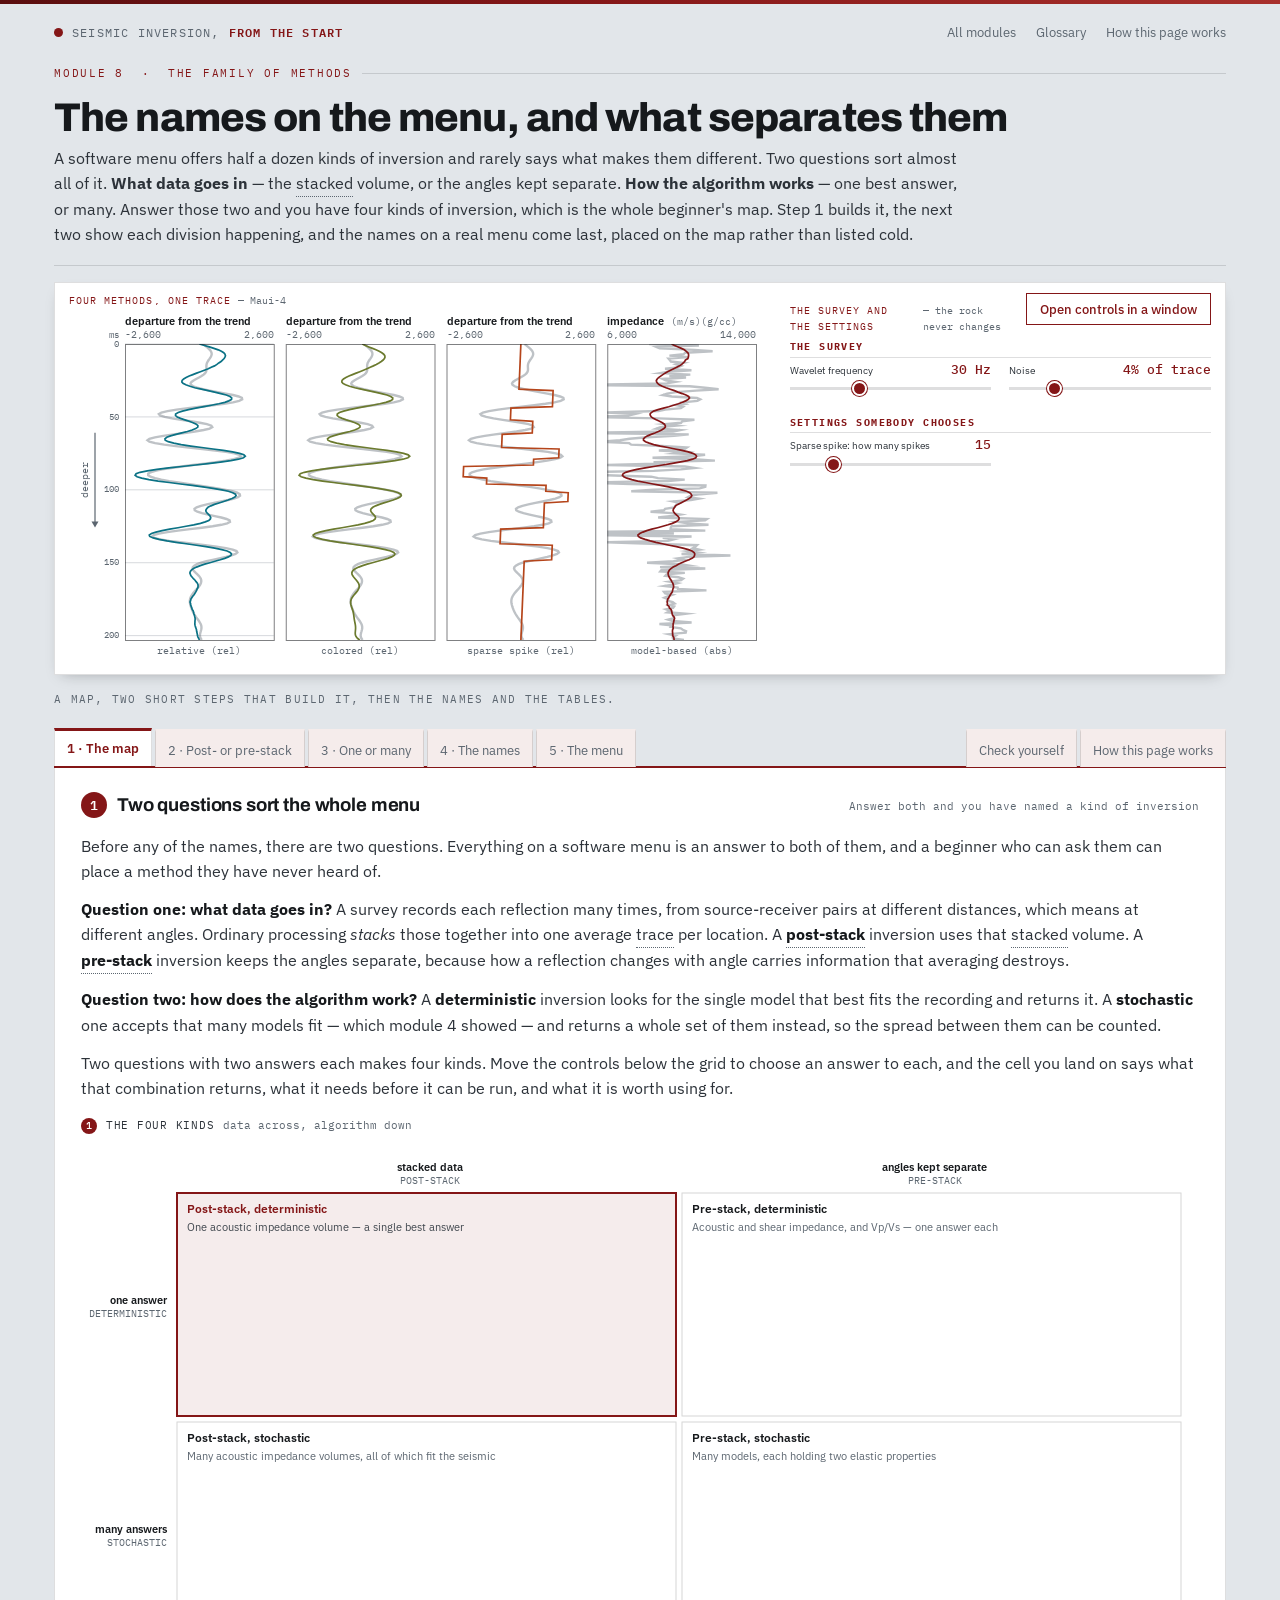
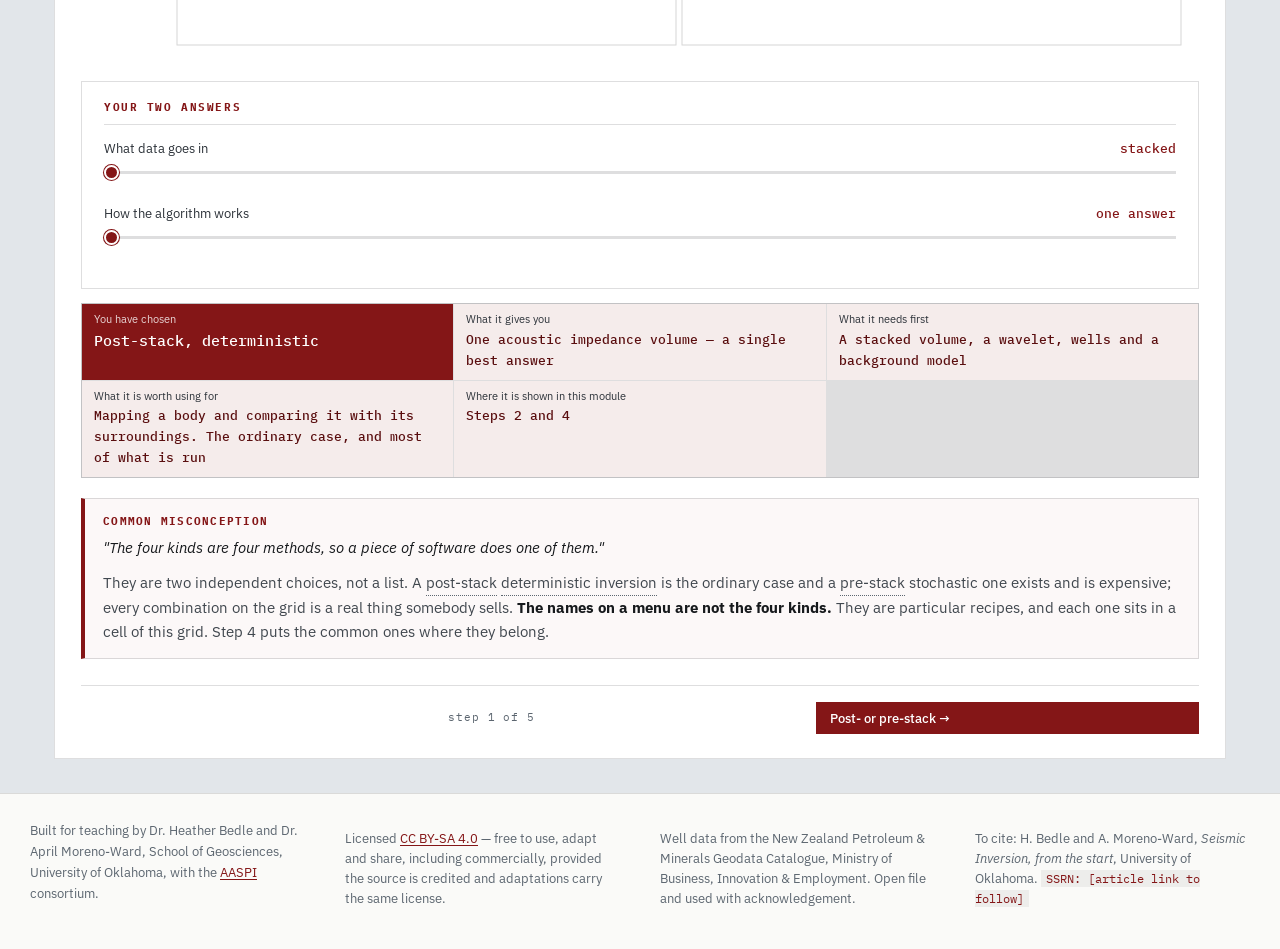
<file: modules/08-the-family-of-methods.html>
<!DOCTYPE html>
<html lang="en">
<head>
<meta charset="utf-8">
<meta name="viewport" content="width=device-width, initial-scale=1">
<title>8 · The family of methods | Seismic Inversion, from the start</title>
<meta name="description" content="Relative or absolute, deterministic or stochastic, post-stack or pre-stack. What the names on a software menu mean, with four methods run on the same trace so the differences can be seen.">
<link rel="preconnect" href="https://fonts.googleapis.com">
<link rel="preconnect" href="https://fonts.gstatic.com" crossorigin>
<link href="https://fonts.googleapis.com/css2?family=Archivo:wght@600;700;800&family=IBM+Plex+Mono:wght@400;500&family=IBM+Plex+Sans:wght@400;500;600&display=swap" rel="stylesheet">
<link rel="stylesheet" href="../assets/style.css">
<style>
  .provenance { font: 12px/1.6 "IBM Plex Mono", monospace; color: #5C6670;
                border-left: 3px solid #0B7285; padding: 6px 0 6px 12px; margin: 14px 0 0; }
  table.menu { width: 100%; border-collapse: collapse; margin: 18px 0 0; font-size: 14px; }
  table.menu th {
    text-align: left; font: 600 11px/1.4 "IBM Plex Mono", monospace;
    letter-spacing: .08em; text-transform: uppercase; color: #841617;
    border-bottom: 2px solid #16191C; padding: 0 12px 7px 0;
  }
  table.menu td { padding: 10px 12px 10px 0; border-bottom: 1px solid #E4E6E9;
                  vertical-align: top; line-height: 1.55; color: #40474E; }
  table.menu td:first-child { font-weight: 600; color: #16191C; white-space: nowrap; }
  table.menu tr.other td:first-child { color: #5C6670; }
</style>
</head>
<body>

<div class="wrap">
  <header class="masthead">
    <a class="brand" href="../index.html"><span class="dot"></span>Seismic inversion, <b>from the start</b></a>
    <nav>
      <a href="../index.html">All modules</a>
      <a href="../glossary.html">Glossary</a>
      <a href="#pm">How this page works</a>
    </nav>
  </header>

  <div class="mod-head">
    <p class="eyebrow">Module 8 &nbsp;·&nbsp; The family of methods</p>
    <h1>The names on the menu, and what separates them</h1>
    <p class="sub">A software menu offers half a dozen kinds of inversion and rarely says what makes
      them different. Two questions sort almost all of it. <b>What data goes in</b> — the stacked
      volume, or the angles kept separate. <b>How the algorithm works</b> — one best answer, or many.
      Answer those two and you have four kinds of inversion, which is the whole beginner's map. Step 1
      builds it, the next two show each division happening, and the names on a real menu come last,
      placed on the map rather than listed cold.</p>
  </div>

  <div class="labhead">
    <div class="labgrid">
      <div>
        <p class="cap">Four methods, one trace <span>&mdash; Maui-4</span></p>
        <canvas id="cHead" aria-label="Four inversion methods run on the same seismic trace"></canvas>
      </div>
      <div>
        <p class="cap">The survey and the settings <span>&mdash; the rock never changes</span></p>
        <div class="controls" id="mainControls">
          <div class="ctl-col">
            <h2>The survey</h2>
            <div class="ctl">
              <label for="fr">Wavelet frequency <span class="val" id="frV">30 Hz</span></label>
              <input type="range" data-key="fr" id="fr" min="15" max="60" step="1" value="30">
            </div>
            <div class="ctl">
              <label for="nz">Noise <span class="val" id="nzV">4% of trace</span></label>
              <input type="range" data-key="nz" id="nz" min="0" max="20" step="1" value="4">
            </div>

            <h2>Settings somebody chooses</h2>
            <div class="ctl">
              <label for="spikes">Sparse spike: how many spikes
                <span class="val" id="spikesV">15</span></label>
              <input type="range" data-key="spikes" id="spikes" min="4" max="60" step="1" value="15">
            </div>

            <div class="modbar" style="margin-top:14px">
              <button class="btn ghost small reset" id="resetBtn" type="button">Reset</button>
              <button class="btn ghost small" id="copyBtn" type="button">Copy link to this setup</button>
            </div>
          </div>
        </div>
      </div>
    </div>
  </div>

  <p class="tabhint">A map, two short steps that build it, then the names and the tables.</p>

  <nav class="tabs" id="tabs" role="tablist" aria-label="Module steps">
    <button role="tab" data-tab="pmap" aria-selected="false">1 · The map</button>
    <button role="tab" data-tab="pps" aria-selected="false">2 · Post- or pre-stack</button>
    <button role="tab" data-tab="p3" aria-selected="false">3 · One or many</button>
    <button role="tab" data-tab="p2" aria-selected="false">4 · The names</button>
    <button role="tab" data-tab="p4" aria-selected="false">5 · The menu</button>
    <span class="gap"></span>
    <span class="tabs-meta">
      <button role="tab" data-tab="pc" aria-selected="false">Check yourself</button>
      <button role="tab" data-tab="pm" aria-selected="false">How this page works</button>
    </span>
  </nav>

  <!-- ================================ THE MAP ============================== -->
  <section class="tabpane" id="pmap" role="tabpanel" hidden>
    <div class="plot-head">
      <h3><span class="stepno">1</span>Two questions sort the whole menu</h3>
      <span class="hint">Answer both and you have named a kind of inversion</span>
    </div>

    <p class="lede">Before any of the names, there are two questions. Everything on a software menu is
      an answer to both of them, and a beginner who can ask them can place a method they have never
      heard of.</p>

    <p class="lede"><b>Question one: what data goes in?</b> A survey records each reflection many times,
      from source-receiver pairs at different distances, which means at different angles. Ordinary
      processing <em>stacks</em> those together into one average trace per location. A <b>post-stack</b>
      inversion uses that stacked volume. A <b>pre-stack</b> inversion keeps the angles separate,
      because how a reflection changes with angle carries information that averaging destroys.</p>

    <p class="lede"><b>Question two: how does the algorithm work?</b> A <b>deterministic</b> inversion
      looks for the single model that best fits the recording and returns it. A <b>stochastic</b> one
      accepts that many models fit — which module 4 showed — and returns a whole set of them instead,
      so the spread between them can be counted.</p>

    <p class="lede">Two questions with two answers each makes four kinds. Move the controls below the
      grid to choose an answer to each, and the cell you land on says what that combination returns,
      what it needs before it can be run, and what it is worth using for.</p>

    <div class="sec-row" id="rowmap">
      <div class="panel-col">
        <p class="sublabel"><b>1</b> The four kinds
          <span class="note">data across, algorithm down</span></p>
        <canvas id="cmap" aria-label="A two by two grid of inversion types: post-stack or pre-stack across, deterministic or stochastic down"></canvas>
      </div>
    </div>

    <div class="controls" id="mapControls" style="margin-top:14px">
      <div class="ctl-col">
        <h2>Your two answers</h2>
        <div class="ctl">
          <label for="mdata">What data goes in <span class="val" id="mdataV">stacked</span></label>
          <input type="range" data-key="mdata" id="mdata" min="0" max="1" step="1" value="0">
        </div>
        <div class="ctl">
          <label for="malgo">How the algorithm works <span class="val" id="malgoV">one answer</span></label>
          <input type="range" data-key="malgo" id="malgo" min="0" max="1" step="1" value="0">
        </div>
      </div>
    </div>

    <div class="stats" style="margin-top:14px">
      <div class="stat wide key"><span>You have chosen</span><b id="sm1">&mdash;</b></div>
      <div class="stat wide"><span>What it gives you</span><b id="sm2">&mdash;</b></div>
      <div class="stat wide"><span>What it needs first</span><b id="sm3">&mdash;</b></div>
      <div class="stat wide"><span>What it is worth using for</span><b id="sm4">&mdash;</b></div>
      <div class="stat wide"><span>Where it is shown in this module</span><b id="sm5">&mdash;</b></div>
    </div>

    <div class="miscon">
      <h4>Common misconception</h4>
      <p class="said">"The four kinds are four methods, so a piece of software does one of them."</p>
      <p class="fix">They are two independent choices, not a list. A post-stack deterministic inversion
        is the ordinary case and a pre-stack stochastic one exists and is expensive; every combination
        on the grid is a real thing somebody sells. <b>The names on a menu are not the four kinds.</b>
        They are particular recipes, and each one sits in a cell of this grid. Step 4 puts the common
        ones where they belong.</p>
    </div>
  </section>

  <!-- =============================== STEP 1 =============================== -->
  <!-- =============================== STEP 2 =============================== -->
  <section class="tabpane" id="p2" role="tabpanel" hidden>
    <div class="plot-head">
      <h3><span class="stepno">4</span>The names you will actually see</h3>
      <span class="hint">The differences are assumptions, not cleverness</span>
    </div>

    <p class="lede">Step 1 gave four <em>kinds</em> of inversion. The names below are not those four
      again. They are the recipes a menu actually offers, and every one of them lives in the top-left
      cell of that grid: <b>post-stack and deterministic</b>. They differ from each other in what they
      assume and what they need, not in which data goes in or how many answers come back.</p>

    <p class="lede">That is worth being blunt about, because two sets of four are easy to confuse.
      Post-stack against pre-stack is a question about the data. Deterministic against stochastic is a
      question about the algorithm. Relative against absolute, which the paragraphs below take up, is a
      question about the output. The names here are the choices left over once all three are settled the ordinary
      way.</p>

    <p class="lede">All four run on one trace from one well, so what you see between them is the method
      and nothing else.</p>

    <p class="lede"><b>Read the tags under the curves first.</b> Three of the four say <em>rel</em> and
      one says <em>abs</em>, and that is the third question worth asking about any result: does it come
      with impedance values on the axis, or only a shape? It is not the same question as either of the
      two on the map, because it is about the <em>output</em> rather than the data or the algorithm, and
      any cell of the grid can produce either.</p>

    <p class="lede">A <b>relative</b> result has the right shape and no absolute value. Summing the trace
      gives one, as module 1 had you do: the recording and the wavelet, and nothing else. No well logs go
      into it. What it cannot tell you is whether this rock sits at 6,000 or at 11,000, because a
      reflection records only the difference between two rocks.</p>

    <p class="lede">An <b>absolute</b> result has impedance values on the axis. Getting there means
      adding a low-frequency model built from well logs, which module 6 measured at about 86 percent of
      the final number. Only model-based, of the four here, does that — which is why it is the only one
      tagged <em>abs</em>, and why its score is the one measured against the whole log rather than
      against the seismic band.</p>

    <p class="lede">The thing to notice is what the background model did <em>not</em> do. It moved the
      curve along the impedance axis and left its shape alone. A background model says where a curve
      sits; it does not sharpen it, add detail, or make it follow the log more closely. So if the
      question is where a body is rather than what its impedance value is, a relative result has already
      answered it — which is the first thing to establish about any result somebody hands you.</p>

    <p class="lede"><b>Relative, or band-limited.</b> Sum the trace. No inputs, no assumptions past the
      wavelet, no absolute value.</p>

    <p class="lede"><b>Colored.</b> Pass the whole volume through a single filter and call the output
      impedance. The filter is designed once, by comparing seismic traces against impedance logs from
      wells in the area and working out what would have to be done to the one to make it resemble the
      other. After that it is applied everywhere without looking at a well again. It runs on a whole
      volume in minutes, which is why interpreters like it, and it is relative: no well logs go in per
      trace, so no absolute values come out.</p>

    <p class="lede"><b>Sparse spike.</b> Assume the earth has only a few significant boundaries and find
      them. A real one deconvolves the wavelet out of the trace first, then searches for the smallest
      set of reflection coefficients that still reproduces the recording. The panel here takes a
      shortcut and keeps the largest samples of the trace itself, which shows the assumption at work
      without the machinery. The <b>how many spikes</b> control is that assumption, and it is somebody's
      choice.</p>

    <p class="lede">Move it across its whole range and watch the score. It does not simply climb. Too few
      spikes throws away real layering and the answer goes blocky and wrong. Too many starts fitting the
      noise as though it were geology. There is a best setting in between, and nothing in the seismic
      tells you where it is. You would find it by trying values at a well.</p>

    <p class="lede"><b>Model-based.</b> Start from a background model built from wells, adjust it until
      its synthetic matches the recording, and hand back the result. This is the workhorse and the one
      most commercial products mean by inversion. It is the only one of the four that returns absolute
      values.</p>

    <div class="sec-row" id="row2">
      <div class="panel-col">
        <p class="sublabel"><b>1</b> All four, against the log
          <span class="note">log in grey behind</span></p>
        <canvas id="c2a" aria-label="Four inversion methods drawn against the true log"></canvas>
      </div>
      <div class="panel-col">
        <p class="sublabel"><b>2</b> How well each does, and what it needs
          <span class="note">agreement against inputs required</span></p>
        <canvas id="c2b" aria-label="Agreement with the log plotted against the number of inputs each method needs"></canvas>
      </div>
    </div>

    <p class="lede">One trace shows what each method does to the arithmetic. A line shows what each one
      looks like when it is delivered, which is how a geologist meets them. The three panels below are the
      same synthetic line used in module 6: a low-relief anticline with a wedge sand across it and a sand
      at 412 ms holding gas over the crest.</p>

    <p class="lede">The relative panel finds the gas sand and puts it in the right place with no wells at
      all, and its color bar has no units on it. The sparse-spike panel puts the same body back as a small
      number of blocky boundaries, which is easy to pick a horizon on and has lost the internal detail.
      The model-based panel has impedance values, and those values rest on a low-frequency model built at
      the well marked on the panels. All three are made from the same recording.</p>

    <p class="lede">Move the <b>how many spikes</b> control while watching the sparse-spike panel. Too
      few and the section falls to a handful of thick blocks with the thin beds gone. Too many and the
      noise is being fitted along with the geology, and the score falls again.</p>

    <details class="aside">
      <summary>Why the three scores are not compared with each other</summary>
      <p>Relative and sparse spike return only the band the survey recorded, so they are scored against
        the seismic-band part of the true impedance — the part they set out to recover. Model-based
        returns absolute values and is scored against the whole log. Scoring a relative result against a
        full log would count the missing low frequencies against a method that never claimed to have
        them, and would make it look poor when what it is is incomplete. The readout labels say which
        comparison each score is.</p>
    </details>

    <div class="sec-row" id="row2b" style="margin-top:6px">
      <div class="panel-col">
        <p class="sublabel"><b>3</b> Relative
          <span class="note">no wells &mdash; no units</span></p>
        <canvas id="c2c" aria-label="Relative acoustic impedance on the 2D line"></canvas>
      </div>
      <div class="panel-col">
        <p class="sublabel"><b>4</b> Sparse spike
          <span class="note">a few boundaries, blocky between them</span></p>
        <canvas id="c2d" aria-label="A sparse-spike result on the same 2D line"></canvas>
      </div>
    </div>

    <div class="sec-row" id="row2c" style="margin-top:16px">
      <div class="panel-col">
        <p class="sublabel"><b>5</b> Model-based
          <span class="note">absolute impedance, on a low-frequency model</span></p>
        <canvas id="c2e" aria-label="A model-based absolute impedance result on the same 2D line"></canvas>
      </div>
      <div class="panel-col">
        <p class="sublabel"><b>6</b> The earth
          <span class="note">true impedance, for comparison</span></p>
        <canvas id="c2f" aria-label="The true impedance of the 2D model, for comparison"></canvas>
      </div>
    </div>

    <div class="stats" style="margin-top:14px">
      <div class="stat"><span>Relative</span><b id="s2a">&mdash;</b></div>
      <div class="stat"><span>Colored</span><b id="s2b">&mdash;</b></div>
      <div class="stat"><span>Sparse spike</span><b id="s2c">&mdash;</b></div>
      <div class="stat"><span>Model-based, shape</span><b id="s2d">&mdash;</b></div>
      <div class="stat key"><span>Best of the four</span><b id="s2e">&mdash;</b></div>
      <div class="stat wide"><span>Does shape improve with inputs</span><b id="s2f">&mdash;</b></div>
      <div class="stat"><span>On the line: relative, shape</span><b id="s2g">&mdash;</b></div>
      <div class="stat"><span>On the line: sparse spike, shape</span><b id="s2h">&mdash;</b></div>
      <div class="stat key"><span>On the line: model-based, shape</span><b id="s2i">&mdash;</b></div>
    </div>

    <div class="whymatters">
      <h4>Why this matters</h4>
      <p>The differences between these methods are assumptions rather than accuracy. Sparse spike is not
        worse than the others; it answers a different question, one about where the significant
        boundaries are. Choosing a method means choosing which assumption you are willing to make, and
        that is a decision a geologist can take part in.</p>
    </div>
  </section>

  <!-- =============================== STEP 3 =============================== -->
  <!-- ====================== POST-STACK OR PRE-STACK ======================= -->
  <section class="tabpane" id="pps" role="tabpanel" hidden>
    <div class="plot-head">
      <h3><span class="stepno">2</span>Post-stack or pre-stack</h3>
      <span class="hint">The first division on the menu, and the one that decides what you get</span>
    </div>

    <p class="lede">Stacking adds together the traces that reflected from the same subsurface point at
      different source-receiver distances. It raises signal against noise, and it averages away the
      change of amplitude with angle. <b>Post-stack inversion</b> runs on that stacked volume. It is
      faster, needs less of everything, and returns acoustic impedance, which is one number about the
      rock.</p>

    <p class="lede"><b>Pre-stack inversion</b> keeps the angles separate instead of averaging them.
      Amplitude changes with angle in a way that depends on more than acoustic impedance, so keeping the
      angles allows a second elastic property to be estimated alongside it: shear impedance, and from
      the two together the ratio Vp/Vs. It needs angle gathers, a wavelet for each angle stack, wells
      with a shear sonic, and more of everybody's time.</p>

    <p class="lede">The panels show what that extra work makes possible. The line has two soft bodies in the
      same interval. On the left, near the crest, is the <b>gas sand</b>. On the right flank is a lens
      of <b>soft organic shale</b>. Their acoustic impedances are within a hundred units of each other,
      which is nothing.</p>

    <p class="lede">On the acoustic impedance panel they are the same color. Anything read off that
      panel — a bright body, a soft anomaly, an impedance value carried into a rock physics model — says
      the same thing about both. On the shear impedance panel they are plainly different, because gas in
      the pore space drops the compressional velocity sharply and leaves the shear velocity almost
      alone. The shale has no gas in it and no reason to behave that way.</p>

    <p class="lede">That is the case for pre-stack inversion in one picture. Not that it is more
      accurate, but that it answers a question acoustic impedance cannot be asked. Move the wavelet
      frequency and the two bodies stay just as hard to tell apart on the left and just as easy on the
      right — this is not a resolution problem and a better survey does not fix it.</p>

    <div class="sec-row" id="rowps">
      <div class="panel-col">
        <p class="sublabel"><b>1</b> What post-stack returns
          <span class="note">acoustic impedance</span></p>
        <canvas id="cpsA" aria-label="The acoustic impedance section, on which the gas sand and the soft shale lens look the same"></canvas>
      </div>
      <div class="panel-col">
        <p class="sublabel"><b>2</b> What pre-stack adds
          <span class="note">shear impedance</span></p>
        <canvas id="cpsB" aria-label="The shear impedance section, on which the gas sand and the soft shale lens are clearly different"></canvas>
      </div>
    </div>

    <div class="stats" style="margin-top:14px">
      <div class="stat"><span>Gas sand, acoustic impedance</span><b id="sp1">&mdash;</b></div>
      <div class="stat"><span>Shale lens, acoustic impedance</span><b id="sp2">&mdash;</b></div>
      <div class="stat key"><span>How far apart post-stack puts them</span><b id="sp3">&mdash;</b></div>
      <div class="stat"><span>Gas sand, shear impedance</span><b id="sp4">&mdash;</b></div>
      <div class="stat"><span>Shale lens, shear impedance</span><b id="sp5">&mdash;</b></div>
      <div class="stat key"><span>How far apart pre-stack puts them</span><b id="sp6">&mdash;</b></div>
      <div class="stat wide"><span>Vp/Vs, which is what actually separates them</span><b id="sp7">&mdash;</b></div>
    </div>

    <div class="miscon">
      <h4>Common misconception</h4>
      <p class="said">"Pre-stack inversion is the better one, so use it if you can afford it."</p>
      <p class="fix">It is not a better version of the same measurement, it is a different one. If the
        question is where a body is and how it compares with its surroundings, post-stack answers it and
        pre-stack takes more of everything to answer it no better. <b>Pre-stack is the one to reach
        for when the question is what the rock is, or what is in its pores</b>, which is the case on
        this panel. It also needs
        inputs that many projects do not have: angle gathers that survived processing in good order, and
        at least one well with a shear sonic.</p>
    </div>
  </section>

  <section class="tabpane" id="p3" role="tabpanel" hidden>
    <div class="plot-head">
      <h3><span class="stepno">3</span>One answer, or a range of them</h3>
      <span class="hint">The second division on the menu</span>
    </div>

    <p class="lede">Everything so far returned one answer. That is called <b>deterministic</b> inversion, and it is what most projects use.</p>

    <p class="lede">Module 4 showed that many models fit the same data. A <b>stochastic</b> inversion
      takes that seriously and returns a set of them instead of one, all fitting the recording equally
      well. The left panel draws as many as you ask for.</p>

    <p class="lede">The value is not the individual curves. It is that you can count them. If eight
      realizations out of twelve put this interval below 8,000, that is a number you can carry into a
      decision, and it is a kind of number a single deterministic answer cannot give you at all.</p>

    <p class="lede">It takes considerably more computing than a single answer, and the spread you get depends entirely on what the realizations were allowed to vary. Limits chosen badly produce a narrow, confident-looking spread that means very little.</p>

    <div class="sec-row" id="row3">
      <div class="panel-col">
        <p class="sublabel"><b>1</b> Many answers, all fitting the same trace
          <span class="note">the deterministic one in red</span></p>
        <canvas id="c3a" aria-label="Many stochastic realizations drawn together with the deterministic answer"></canvas>
      </div>
      <div class="panel-col">
        <p class="sublabel"><b>2</b> What you can count from them
          <span class="note">the spread at each depth</span></p>
        <canvas id="c3b" aria-label="The spread across realizations at each depth, and the fraction below a threshold"></canvas>
      </div>
    </div>

    <div class="controls" id="realsControls" style="margin-bottom:14px">
      <div class="ctl-col">
        <h2>How many realizations</h2>
            <div class="ctl">
              <label for="reals">Stochastic: how many answers
                <span class="val" id="realsV">12</span></label>
              <input type="range" data-key="reals" id="reals" min="2" max="30" step="1" value="12">
            </div>
      </div>
    </div>

    <div class="stats" style="margin-top:14px">
      <div class="stat"><span>Realizations drawn</span><b id="s3a">&mdash;</b></div>
      <div class="stat"><span>Their fit, against the single answer</span><b id="s3b">&mdash;</b></div>
      <div class="stat"><span>Spread at the softest interval</span><b id="s3c">&mdash;</b></div>
      <div class="stat"><span>Share below 8,000 there</span><b id="s3d">&mdash;</b></div>
      <div class="stat key"><span>What the deterministic answer said</span><b id="s3e">&mdash;</b></div>
      <div class="stat wide"><span>What the set adds</span><b id="s3f">&mdash;</b></div>
    </div>

    <div class="miscon">
      <h4>Common misconception</h4>
      <p class="said">"Stochastic inversion is more accurate."</p>
      <p class="fix">It is not more accurate. It is more <b>honest about what it does not know</b>. Every
        realization on this page fits the recording as well as the deterministic answer does, and one of
        them is no more likely to be right than another. What you gain is the ability to say how wide the
        range is, and to count how much of it falls on one side of a number that matters to you.</p>
    </div>
  </section>

  <!-- =============================== STEP 4 =============================== -->
  <section class="tabpane" id="p4" role="tabpanel" hidden>
    <div class="plot-head">
      <h3><span class="stepno ref">5</span>The whole menu</h3>
      <span class="hint">Every name you are likely to meet, and what it is for</span>
    </div>

    <p class="lede">You now have all three questions. What data goes in, from step 2. How many answers
      come back, from step 3. Whether the output carries impedance values, from step 4. Every name on
      the tables below is a combination of those three answers, and nothing more.</p>

    <p class="lede">The first two questions are the ones worth carrying away, because between them they
      account for four names that turn up constantly. One is about the <b>data</b> that goes in, and step
      2 showed what it decides. The other is about the <b>algorithm</b> that processes it, and step 3
      showed what that decides.</p>

    <table class="reqtable fourtypes">
      <thead>
        <tr>
          <th>Type</th>
          <th>Input or approach</th>
          <th>What comes out</th>
          <th>Best used for</th>
        </tr>
      </thead>
      <tbody>
        <tr class="grouphead"><td colspan="4">Divided by the data that goes in</td></tr>
        <tr>
          <td>Post-stack</td>
          <td>Stacked seismic, with the angles already averaged together</td>
          <td class="out">Acoustic impedance</td>
          <td>Mapping a body and comparing it with its surroundings; most projects, most of the
            time</td>
        </tr>
        <tr>
          <td>Pre-stack</td>
          <td>Angle gathers, kept separate</td>
          <td class="out">Acoustic and shear impedance, and Vp/Vs</td>
          <td>Telling a fluid from a lithology, which acoustic impedance alone cannot do</td>
        </tr>
        <tr class="grouphead"><td colspan="4">Divided by how the algorithm works</td></tr>
        <tr>
          <td>Deterministic</td>
          <td>One model, adjusted until its synthetic matches the recording</td>
          <td class="out">A single smooth answer</td>
          <td>Broad trends, and anything that has to be repeatable</td>
        </tr>
        <tr>
          <td>Stochastic</td>
          <td>Many models drawn from statistics, all of which fit</td>
          <td class="out">A set of detailed answers</td>
          <td>Thin beds below the resolution of a single answer, and putting a number on risk</td>
        </tr>
      </tbody>
    </table>

    <p class="lede">The two divisions are independent, so any pairing is possible: a post-stack
      deterministic inversion is the ordinary case, and a pre-stack stochastic one exists and is
      expensive. The next table is the practical version of the same menu.</p>

    <p class="lede">The first table sets out what has to exist before each method can be run at all. It is
      the practical version of the question, because a method whose inputs are not available is not on
      the menu whatever its merits. A project with one well, no shear sonic and a post-stack volume is
      limited to the top four rows.</p>

    <table class="reqtable">
      <thead>
        <tr>
          <th>Method</th>
          <th>Seismic</th>
          <th>Wells</th>
          <th>Wavelet</th>
          <th>Horizons</th>
          <th>Low-frequency model</th>
          <th>Other</th>
          <th>Output</th>
        </tr>
      </thead>
      <tbody>
        <tr>
          <td>Relative</td>
          <td>Stacked</td>
          <td class="no">none</td>
          <td class="no">not required</td>
          <td class="no">none</td>
          <td class="no">none</td>
          <td class="no">&mdash;</td>
          <td class="out">Relative Zp</td>
        </tr>
        <tr>
          <td>Colored</td>
          <td>Stacked</td>
          <td class="need">a few, once</td>
          <td class="no">not required</td>
          <td class="no">none</td>
          <td class="no">none</td>
          <td>Log spectra, to design the filter</td>
          <td class="out">Relative Zp</td>
        </tr>
        <tr>
          <td>Sparse spike</td>
          <td>Stacked</td>
          <td class="need">one, to tune</td>
          <td class="need">required</td>
          <td class="no">none</td>
          <td>Optional, for absolute values</td>
          <td>A choice of how many spikes to allow</td>
          <td class="out">Reflectivity, then Zp</td>
        </tr>
        <tr>
          <td>Model-based</td>
          <td>Stacked</td>
          <td class="need">required</td>
          <td class="need">required</td>
          <td class="need">required</td>
          <td class="need">required</td>
          <td>Limits on how far the answer may move</td>
          <td class="out">Absolute Zp</td>
        </tr>
        <tr>
          <td>Stochastic</td>
          <td>Stacked</td>
          <td class="need">several</td>
          <td class="need">required</td>
          <td class="need">required</td>
          <td class="need">required</td>
          <td>Variograms and property distributions</td>
          <td class="out">Many Zp models</td>
        </tr>
        <tr>
          <td>Pre-stack</td>
          <td class="need">Angle gathers</td>
          <td class="need">with shear sonic</td>
          <td class="need">one per angle stack</td>
          <td class="need">required</td>
          <td class="need">one per property</td>
          <td>Angle-dependent wavelets, gather conditioning</td>
          <td class="out">Zp, Zs, density</td>
        </tr>
        <tr>
          <td>Full-waveform</td>
          <td class="need">Long-offset shot records</td>
          <td>For quality control</td>
          <td class="need">source signature</td>
          <td class="no">none</td>
          <td class="need">starting velocity model</td>
          <td>Usable energy below about 5 Hz, and large computing</td>
          <td class="out">Velocity model</td>
        </tr>
        <tr>
          <td>Machine learning</td>
          <td>Stacked or gathers</td>
          <td class="need">enough to train on</td>
          <td class="no">not required</td>
          <td>For the training window</td>
          <td class="no">none</td>
          <td>A property in the wells worth predicting, and wells that span its range</td>
          <td class="out">Predicted property</td>
        </tr>
      </tbody>
    </table>

    <p class="lede"><b>Where to go beyond this.</b> These four are the ones worth knowing before anything
      else. The methods a contractor actually runs are variations within them. The machinery that makes
      those work is a course of its own: wavelet estimation, the iterative model-based loop, building a
      background model across a survey, and the rock physics that turns an elastic property into a
      lithology. The companion set, <i>How Seismic Inversion Actually Works</i>, covers those on real
      well data. For the theory behind the angle dependence that pre-stack inversion uses, the standard
      references are the Zoeppritz equations and the linear approximations to them.</p>

    <p class="lede">Two things in that table are worth reading twice. The low-frequency model column is
      required for every method that returns absolute values and for none of the methods that do not,
      which is the same division module 6 measured. And the wells column never reaches zero except in the
      first row: every method that puts numbers on a color bar got those numbers, in the end, from a
      well.</p>

    <p class="lede">The second table describes what each one is for.</p>

    <table class="menu">
      <thead>
        <tr><th>Name</th><th>What it needs</th><th>What it gives you</th></tr>
      </thead>
      <tbody>
        <tr>
          <td>Relative<br><span style="font-weight:400;color:#5C6670">band-limited, recursive</span></td>
          <td>The stacked seismic. Nothing else.</td>
          <td>Impedance shape with no values on the axis. Immediate, and a sound first look at where the contrasts are.</td>
        </tr>
        <tr>
          <td>Colored</td>
          <td>Well logs once, to design one filter.</td>
          <td>The same kind of result as relative, with a more log-like frequency character. Very fast
            over a whole volume.</td>
        </tr>
        <tr>
          <td>Sparse spike</td>
          <td>The seismic, a wavelet, and a decision about how many reflectors to allow.</td>
          <td>A blocky reflectivity and the impedance built from it. Good for locating significant
            boundaries.</td>
        </tr>
        <tr>
          <td>Model-based</td>
          <td>A background model from wells, a wavelet, and limits on how far the answer may move.</td>
          <td>Absolute impedance. The workhorse, and what most products mean by inversion.</td>
        </tr>
        <tr>
          <td>Stochastic<br><span style="font-weight:400;color:#5C6670">geostatistical</span></td>
          <td>Everything model-based needs, plus a statistical description of the rock.</td>
          <td>Many answers rather than one, so a range and a probability can be quoted.</td>
        </tr>
        <tr>
          <td>Pre-stack<br><span style="font-weight:400;color:#5C6670">simultaneous, elastic, AVO inversion</span></td>
          <td>The angle information the stack throws away, plus everything above.</td>
          <td>Two or three rock properties instead of one, which can separate rocks a single property
            cannot. The extra properties are less reliable than the first.</td>
        </tr>
        <tr class="other">
          <td>Full-waveform<br><span style="font-weight:400;color:#5C6670">FWI</span></td>
          <td>Long offsets, low frequencies, a good starting velocity model, and a great deal of
            computing.</td>
          <td>A detailed velocity model. This is used mostly to build a better seismic image rather than to estimate reservoir properties, so it answers a different question from every method above it in this table.</td>
        </tr>
        <tr class="other">
          <td>Machine learning</td>
          <td>Wells with the property you want, and seismic at those wells to learn from.</td>
          <td>A predicted property volume. It carries every dependence on wells that the methods above have, and adds one that is hard to detect. It can only reproduce relationships that were present in the wells it learned from.</td>
        </tr>
      </tbody>
    </table>

    <div class="whymatters">
      <h4>Choosing, in practice</h4>
      <p>There is no best method. The question is which one matches the data you have and the decision
        you are making. One well and a post-stack volume rules out most of the list. A question about
        fluid rather than lithology points at pre-stack. A decision that needs a probability rather than
        a value points at stochastic. And a quick look, before anybody is paid, is nearly always
        relative.</p>
    </div>
  </section>

  <!-- ============================ CHECK YOURSELF =========================== -->
  <section class="tabpane" id="pc" role="tabpanel" hidden>
    <div class="plot-head">
      <h3><span class="stepno ref">C</span>Check yourself</h3>
      <span class="hint">Six questions</span>
    </div>

    <ol class="check" id="checkList">
      <li data-q="q0" data-right="c">
        <p class="qtext">A contractor offers you a "pre-stack stochastic" inversion. Without knowing
          anything else about it, what two things does that name already tell you?</p>
        <div class="opts">
          <button class="opt" data-opt="a" type="button">That it is accurate, and expensive</button>
          <button class="opt" data-opt="b" type="button">That it uses wells, and returns impedance</button>
          <button class="opt" data-opt="c" type="button">That the angles were kept separate, and that it returns many models rather than one</button>
        </div>
        <p class="why" hidden><b>The angles were kept separate, and it returns many models.</b> That is
          all the two words mean, and it is enough to know that a second elastic property is available
          and that the spread between the models can be counted. It says nothing about whether it is
          accurate — a name on a menu never does. Every method sits in one cell of step 1's grid, and
          reading the name is reading the cell.</p>
      </li>

      <li data-q="q1" data-right="b">
        <p class="qtext">What is the main difference between a relative and an absolute result?</p>
        <div class="opts">
          <button class="opt" data-opt="a" type="button">Relative has worse resolution</button>
          <button class="opt" data-opt="b" type="button">Relative has no absolute values on the axis</button>
          <button class="opt" data-opt="c" type="button">Relative uses a different wavelet</button>
        </div>
        <p class="why" hidden><b>Relative has no values on the axis.</b> Its shape is just as good —
          the curves in step 4 take their shape from the same recording, and the background model moves
          the model-based one along the axis without changing its form. What a relative result lacks is
          the level, which has to come from wells. Everything that makes an inversion slow and arguable
          is about supplying that level.</p>
      </li>

      <li data-q="q2" data-right="c">
        <p class="qtext">You move the sparse-spike setting across its whole range. How does the
          agreement with the log behave?</p>
        <div class="opts">
          <button class="opt" data-opt="a" type="button">It climbs steadily with more spikes</button>
          <button class="opt" data-opt="b" type="button">It peaks somewhere in the middle</button>
          <button class="opt" data-opt="c" type="button">It falls steadily with more spikes</button>
        </div>
        <p class="why" hidden><b>It peaks in the middle.</b> Too few spikes throws away real layering, so
          the answer goes blocky and wrong. Too many starts fitting noise as though it were geology. The
          spike count is an assumption about the earth rather than a quality dial, and nothing in the
          seismic tells you the right value. You would find it by trying values at a well. Note also
          that a tidy, blocky result is not evidence of a good one.</p>
      </li>

      <li data-q="q3" data-right="a">
        <p class="qtext">A contractor offers stochastic inversion. What does it give you that a single answer does not?</p>
        <div class="opts">
          <button class="opt" data-opt="a" type="button">A range of answers you can count</button>
          <button class="opt" data-opt="b" type="button">A more accurate single answer</button>
          <button class="opt" data-opt="c" type="button">Higher resolution</button>
        </div>
        <p class="why" hidden><b>A range you can count.</b> Every realization fits the data as well as the
          deterministic answer, and none is more likely to be right. What you gain is the ability to say
          that eight realizations out of twelve put the reservoir below some threshold, which is the kind
          of statement a single answer cannot make.</p>
      </li>

      <li data-q="q4" data-right="c">
        <p class="qtext">Your team proposes full-waveform inversion to get better reservoir impedance.
          What is the concern?</p>
        <div class="opts">
          <button class="opt" data-opt="a" type="button">It is too slow</button>
          <button class="opt" data-opt="b" type="button">It needs too many wells</button>
          <button class="opt" data-opt="c" type="button">It mostly builds velocity models for imaging, not reservoir properties</button>
        </div>
        <p class="why" hidden><b>It answers a different question.</b> FWI is aimed at a detailed velocity
          model, which mainly improves the image. It is not a drop-in replacement for the reservoir
          methods above, and it needs long offsets, low frequencies and a good starting model that many
          surveys do not have. It also takes far more computing than the reservoir methods, though the mismatch of purpose is the more important point.</p>
      </li>

      <li data-q="q5" data-right="b">
        <p class="qtext">You have one well and a post-stack volume, and you want a first look at where
          the soft rock is. What would you start with?</p>
        <div class="opts">
          <button class="opt" data-opt="a" type="button">Pre-stack elastic inversion</button>
          <button class="opt" data-opt="b" type="button">Relative impedance</button>
          <button class="opt" data-opt="c" type="button">Stochastic inversion</button>
        </div>
        <p class="why" hidden><b>Relative impedance.</b> It needs no background model and answers exactly the question asked, which is where the soft rock is rather than what its impedance value is. Pre-stack inversion needs angle data you do not have. Stochastic inversion needs a statistical description of the rock that one well will not support. Begin with the method that needs least, and add inputs only when a question arrives that it cannot settle.</p>
      </li>
    </ol>
  </section>

  <!-- =============================== METHOD =============================== -->
  <section class="tabpane" id="pm" role="tabpanel" hidden>
    <div class="plot-head">
      <h3><span class="stepno ref">M</span>How this page works</h3>
      <span class="hint">The arithmetic, and what it leaves out</span>
    </div>

    <p class="lede"><b>Everything on this page is computed while you watch</b>, from the Maui-4
      impedance log. All four methods run on the same trace with the same wavelet, so the comparison is
      between methods and not between setups.</p>

    <p class="lede"><b>Scoring.</b> The three relative methods are scored against the log filtered to the
      band the wavelet actually carries, using a zero-phase filter. That is the fair test, because none
      of them can hold the frequencies the seismic never recorded. The model-based result is also scored
      against the full log, where its extra input shows up as an absolute level the others lack.</p>

    <p class="lede"><b>The four implementations are deliberately plain.</b> Relative is a running sum.
      Colored is the summed trace passed through one filter shaped toward the log's own spectrum.
      Model-based is the summed trace added to a smoothed version of the log, as in module 6, rather
      than the iterative loop a contractor runs.</p>

    <p class="lede"><b>The sparse-spike panel is the loosest of the four.</b> It keeps the largest
      samples of the trace, separated by at least a few samples, and sums those. A real sparse-spike
      inversion does something the page does not: it deconvolves the wavelet out first and looks for a
      small number of reflection coefficients that, once the wavelet is put back on them, reproduce the
      recording. That deconvolution is the method. What survives here is the assumption behind it, that
      the earth can be described by a few strong boundaries, and the effect of choosing how many. A
      trace sample is not a reflection coefficient, and module 1 is where the difference between the two
      is built.</p>

    <p class="lede"><b>Model-based and relative score the same on shape, exactly.</b> That is not a
      coincidence and not a bug in the readout. The model-based result on this page is the relative
      result plus a background, so subtracting the background to score its shape gives the relative
      result back. It is the arithmetic form of what the panels show: a background model moves a curve
      along the impedance axis and does nothing to its shape.</p>

    <p class="lede"><b>The stochastic realizations</b> are made by multiplying the answer by a slowly
      varying factor near one, built from random numbers with everything inside the recorded band removed.
      Multiplying rather than adding matters, and module 4 is where that comes from. Adding to every
      impedance changes the reflection coefficients through their denominators; multiplying leaves them
      alone. So each realization moves the values a long way while barely touching the synthetic.</p>

    <p class="lede"><b>How the fit is reported.</b> Not as a raw misfit. The deterministic answer is
      itself band-limited, so its own synthetic already differs from the recording by around 29 percent
      while the noise floor is about 4 percent. Quoting the realizations' raw misfit would just repeat
      that baseline. The readout gives how much <em>worse</em> the worst realization fits than the single
      answer does, which comes out at a couple of percentage points.</p>

    <p class="lede"><b>Where this page simplifies.</b></p>
    <ul class="lede" style="padding-left:20px">
      <li><b>One trace, one well.</b> The differences between methods are clearer on a section, and some
        of them, colored inversion in particular, exist mainly because they are cheap over a whole
        volume.</li>
      <li><b>The wavelet is known exactly.</b> Every method here would suffer from an error in it, and
        they would not suffer equally.</li>
      <li><b>Pre-stack, FWI and machine learning are named but not run.</b> Each needs data this page
        does not have. The companion set demonstrates pre-stack inversion on a real well.</li>
      <li><b>The scores depend on the scoring choice.</b> Scored against the full log instead of the
        recorded band, every relative method looks much worse and the comparison stops being about the
        methods.</li>
    </ul>

    <p class="provenance">Well data: NZP&amp;M Geodata Catalogue, Petroleum Report 543; composite log
      compiled by GNS Science, version 04.08.2010. New Zealand Petroleum &amp; Minerals, Ministry of
      Business, Innovation &amp; Employment. Open file and used with acknowledgement.</p>

    <details class="instr">
      <summary>Instructor notes</summary>
      <div class="instr-body">
        <h5>Learning objectives</h5>
        <ul>
          <li>State the two questions that sort a menu: what data goes in, and how the algorithm
            works.</li>
          <li>Name the four kinds those two questions produce, and place a method in one of them.</li>
          <li>Say what pre-stack inversion returns that post-stack cannot, and why.</li>
          <li>Explain what a stochastic inversion provides that a deterministic one cannot.</li>
          <li>Distinguish a relative from an absolute result, and say which of the named methods
            returns which.</li>
          <li>Say what full-waveform inversion is actually for.</li>
        </ul>

        <h5>Summary</h5>
        <p>Two questions sort the whole menu, and the names on it are recipes within one cell of that
          grid rather than alternatives to it. What separates the methods is the assumptions they make
          and the inputs they need, not how accurate they are. Adding a background model puts the curve
          on an impedance axis; it does not change the shape of the curve.</p>

        <h5>Suggested discussion questions</h5>
        <ul>
          <li>A vendor quotes for model-based inversion on a survey with no wells. What have they
            actually offered to do?</li>
          <li>When would a blocky sparse-spike result be exactly what you want, rather than a loss?</li>
          <li>Machine-learning inversion trained on three wells in the crest of a structure is applied
            to the flank. What could go wrong, and would you see it in the result?</li>
        </ul>

        <h5>Common misconceptions this page addresses</h5>
        <ul>
          <li>That the expensive method gives a better-shaped answer.</li>
          <li>That stochastic inversion is more accurate rather than more honest.</li>
          <li>That FWI is a better version of reservoir inversion.</li>
        </ul>

        <h5>Approximate completion time</h5>
        <p>Twenty minutes. Step 5's tables work well as a handout on their own, and step 4's spike
          control is the demonstration worth doing together. Step 1 is the one to open with on a
          projector: set the two controls to each combination in turn and read the cell out.</p>
      </div>
    </details>
  </section>

  <section class="nextup" id="nextup" hidden>
    <p class="eyebrow">That is the set</p>
    <h3>Eight modules, from one boundary to a menu of methods</h3>
    <p>From velocity and density making a wiggle, through what a survey never records, to the questions
      worth asking about somebody else's volume and the names they will use for it.</p>
    <a class="btn" href="../index.html">All modules →</a>
    <a class="btn ghost" href="../glossary.html">Glossary</a>
  </section>

  <div class="pager" id="pager" hidden>
    <a class="btn ghost" href="07-reading-a-result.html">← Module 7: reading a result</a>
    <a class="btn ghost" href="../index.html">All modules →</a>
  </div>

  <footer>
    <div class="foot-grid">
      <p>Built for teaching by Dr. Heather Bedle and Dr. April Moreno-Ward, School of Geosciences,
        University of Oklahoma, with the
        <a href="https://www.ou.edu/mcee/labs/aaspi">AASPI</a> consortium.</p>
      <p class="lic">Licensed <a href="https://creativecommons.org/licenses/by-sa/4.0/">CC BY-SA 4.0</a>
        — free to use, adapt and share, including commercially, provided the source is credited and
        adaptations carry the same license.</p>
      <p class="lic">Well data from the New Zealand Petroleum &amp; Minerals Geodata Catalogue, Ministry
        of Business, Innovation &amp; Employment. Open file and used with acknowledgement.</p>
      <p class="lic">To cite: H. Bedle and A. Moreno-Ward, <i>Seismic Inversion, from the start</i>,
        University of Oklahoma. <span class="k">SSRN: [article link to follow]</span></p>
    </div>
  </footer>
</div>

<script src="../assets/count.js"></script>
<script src="../assets/glossary.js"></script>
<script src="../assets/panelout.js"></script>
<script src="../assets/seismic.js"></script>
<script src="../assets/physics.js"></script>
<script src="../assets/panels.js"></script>
<script src="../assets/synth2d.js"></script>
<script src="../data/maui-4.js"></script>
<script>
(function () {
  'use strict';

  if (typeof SEIS === 'undefined' || typeof PHYS === 'undefined' || typeof MAUI4 === 'undefined') {
    const el = document.createElement('div');
    el.setAttribute('style', 'background:#841617;color:#fff;padding:14px 18px;font:14px/1.5 monospace');
    el.textContent = 'This module needs seismic.js, physics.js and data/maui-4.js.';
    const w = document.querySelector('.wrap');
    (w || document.body).insertBefore(el, w ? w.firstChild : null);
    return;
  }

  const $ = (id) => document.getElementById(id);
  const visible = (id) => { const el = $(id); return el && !el.hidden; };
  const set = (id, v) => { const el = $(id); if (el) el.textContent = v; };
  const CRIM = '#841617', TEAL = '#0B7285', SLATE = '#5C6670', INK = '#16191C';
  const OLIVE = '#6B7A2E', ORANGE = '#B5451B', GRID = '#C9CDD2';

  const DEF = { fr: 30, nz: 4, spikes: 15, reals: 12, mdata: 0, malgo: 0, tab: 'pmap' };
  const S = SEIS.readState(DEF);
  (function sanitize() {
    const num = (k, lo, hi) => {
      let v = Number(S[k]);
      if (!isFinite(v)) v = DEF[k];
      S[k] = Math.min(hi, Math.max(lo, v));
    };
    num('fr', 15, 60); num('nz', 0, 20); num('spikes', 4, 60); num('reals', 2, 30);
    num('mdata', 0, 1); num('malgo', 0, 1);
  })();
  const saveState = () => SEIS.writeState(S, DEF);
  if ($('copyBtn')) $('copyBtn').addEventListener('click', (e) => SEIS.copyLink(e.currentTarget));

  const DT = 0.001, NT = 204, T0 = 0;
  const C = MAUI4.curves;
  const TOP_M = 2000, SPAN_M = 400;

  // Exactly one place converts a sample index to a y position.
  const yAt = (i, R) => R.y + (i / (NT - 1)) * R.h;

  /* Fixed axes across the module. */
  const AX = {
    z:    [6000, 14000],
    dev:  [-2600, 2600],
    score:[0, 1],
    inputs: [0, 4],
  };

  const fmt0 = (v) => Math.round(v).toLocaleString();

  let D = {};

  function logWindow() {
    let i0 = C.DEPT.findIndex((d) => d >= TOP_M);
    let i1 = C.DEPT.findIndex((d) => d >= TOP_M + SPAN_M);
    if (i0 < 0) i0 = 0;
    if (i1 < 0) i1 = C.DEPT.length - 1;
    const twt = C.TWT.slice(i0, i1 + 1), ai = C.AI.slice(i0, i1 + 1);
    const ta = twt[0], tb = twt[twt.length - 1];
    const z = new Float64Array(NT);
    for (let i = 0; i < NT; i++) {
      const t = ta + (tb - ta) * i / (NT - 1);
      let k = 0;
      while (k < twt.length - 1 && twt[k + 1] < t) k++;
      const f = (t - twt[k]) / ((twt[k + 1] - twt[k]) || 1);
      z[i] = ai[k] + (ai[Math.min(k + 1, ai.length - 1)] - ai[k]) * f;
    }
    return z;
  }

  function smoothed(x, N) {
    const n = x.length, out = new Float64Array(n);
    for (let i = 0; i < n; i++) {
      let s = 0, c = 0;
      for (let j = Math.max(0, i - N); j <= Math.min(n - 1, i + N); j++) { s += x[j]; c++; }
      out[i] = s / c;
    }
    return out;
  }

  // put a curve on the same footing as a reference, so shapes can be compared
  function scaleTo(a, ref) {
    const s = PHYS.rms(ref) / (PHYS.rms(a) || 1);
    return Float64Array.from(a, (v) => v * s);
  }

  function recompute() {
    lineRecompute();
    D.fr = Math.round(S.fr);
    D.nz = Math.round(S.nz);
    D.spikes = Math.round(S.spikes);
    D.reals = Math.round(S.reals);

    D.z = logWindow();
    D.bg = smoothed(D.z, 50);
    D.band = PHYS.waveletBand(D.fr);
    // the log as the seismic could ever have recorded it
    D.truthBand = PHYS.bandpass(D.z, DT, D.band.f1, D.band.f2, D.band.f3, D.band.f4);

    const r = new Float64Array(NT);
    for (let i = 1; i < NT; i++) {
      r[i] = 0.5 * (D.z[i] - D.z[i - 1]) / (0.5 * (D.z[i] + D.z[i - 1]));
    }
    const clean = PHYS.convolve(r, PHYS.wavelet(D.fr, DT));
    D.trace = D.nz ? PHYS.addNoise(clean, D.nz, 70701) : clean;

    /* --- the four methods ----------------------------------------------- */
    // 1. relative: sum the trace and stop
    D.relative = scaleTo(PHYS.runningSum(D.trace, { removeDrift: true }), D.truthBand);

    // 2. colored: one filter, shaped so the output looks like an impedance log
    D.colored = scaleTo(
      PHYS.bandpass(PHYS.runningSum(D.trace, { removeDrift: true }), DT,
                    D.band.f1, D.band.f2, D.band.f3 * 1.15, D.band.f4 * 1.15),
      D.truthBand);

    // 3. sparse spike: keep only the largest reflections, then sum those
    const order = Array.from(D.trace.keys())
      .sort((a, b) => Math.abs(D.trace[b]) - Math.abs(D.trace[a]));
    const kept = new Float64Array(NT);
    const used = [];
    for (const i of order) {
      if (used.length >= D.spikes) break;
      if (used.some((u) => Math.abs(u - i) < 5)) continue;   // one spike per event
      kept[i] = D.trace[i];
      used.push(i);
    }
    D.spikeCount = used.length;
    D.sparse = scaleTo(PHYS.runningSum(kept, { removeDrift: true }), D.truthBand);

    // 4. model-based: the seismic part, on a background from wells
    D.modelBased = Float64Array.from(D.relative, (v, i) => v + D.bg[i]);

    D.scores = {
      relative: PHYS.agreement(D.relative, D.truthBand),
      colored: PHYS.agreement(D.colored, D.truthBand),
      sparse: PHYS.agreement(D.sparse, D.truthBand),
      modelShape: PHYS.agreement(
        Float64Array.from(D.modelBased, (v, i) => v - D.bg[i]), D.truthBand),
    };
    D.modelAbsolute = PHYS.agreement(D.modelBased, D.z);
    const list = [
      { name: 'relative', score: D.scores.relative, inputs: 0 },
      { name: 'colored', score: D.scores.colored, inputs: 1 },
      { name: 'sparse spike', score: D.scores.sparse, inputs: 1 },
      { name: 'model-based', score: D.scores.modelShape, inputs: 3 },
    ];
    D.methods = list;
    D.best = list.reduce((a, b) => (b.score > a.score ? b : a));
    D.shapeSpread = Math.max.apply(null, list.map((m) => m.score))
                  - Math.min.apply(null, list.map((m) => m.score));

    /* --- stochastic: many answers that all fit the same trace ------------ */
    // Vary the background below the recorded band. That part was never in the
    // trace, so every realization matches the recording just as well.
    D.realizations = [];
    for (let k = 0; k < D.reals; k++) {
      const rnd = PHYS.randomSeed(9100 + k * 37);
      // Build a random field, then keep only what falls BELOW the band the
      // seismic recorded. Anything inside the band would change the synthetic
      // and the realization would stop fitting the trace, which is the one
      // thing every realization has to keep doing.
      const raw = new Float64Array(NT);
      for (let i = 0; i < NT; i++) raw[i] = PHYS.gaussian(rnd);
      const inBand = PHYS.bandpass(raw, DT, D.band.f1 * 0.5, D.band.f1,
                                   D.band.f4, D.band.f4 * 1.3);
      let slow = Float64Array.from(raw, (v, i) => v - inBand[i]);
      // Module 4 showed that ADDING to every impedance changes the reflection
      // coefficients, because it changes the sums in the denominators. Only
      // MULTIPLYING leaves them alone. So each realization scales the answer by
      // a slowly varying factor near one, which keeps the synthetic essentially
      // unchanged while moving the values a long way.
      const sm = PHYS.rms(slow) || 1;
      slow = Float64Array.from(slow, (v) => v * 0.09 / sm);      // +/- ~9 percent
      D.realizations.push(Float64Array.from(D.modelBased, (v, i) => v * (1 + slow[i])));
    }
    /* Every realization has to keep fitting the recording. The number that
       matters is not the raw misfit but how much WORSE it is than the
       deterministic answer, because that answer is band-limited and already
       misfits the fine detail by a good deal on its own. */
    const synOf = (z) => {
      const rr = new Float64Array(NT);
      for (let i = 1; i < NT; i++) {
        rr[i] = 0.5 * (z[i] - z[i - 1]) / (0.5 * (z[i] + z[i - 1]));
      }
      return PHYS.convolve(rr, PHYS.wavelet(D.fr, DT));
    };
    const traceScale = PHYS.rms(D.trace) || 1;
    D.detFit = PHYS.misfit(synOf(D.modelBased), D.trace) / traceScale;
    D.realFit = 0;
    D.realizations.forEach((rz) => {
      D.realFit = Math.max(D.realFit, PHYS.misfit(synOf(rz), D.trace) / traceScale);
    });
    D.fitPenalty = D.realFit - D.detFit;

    // where the section is softest, and what the realizations say there
    let si = 0, sv = Infinity;
    for (let i = 10; i < NT - 10; i++) if (D.modelBased[i] < sv) { sv = D.modelBased[i]; si = i; }
    D.softIdx = si;
    const at = D.realizations.map((rz) => rz[si]);
    D.softLo = Math.min.apply(null, at);
    D.softHi = Math.max.apply(null, at);
    D.softDet = D.modelBased[si];
    D.belowShare = at.filter((v) => v < 8000).length / Math.max(1, at.length);

    // spread at every depth, for the right-hand panel of step 3
    D.spreadLo = new Float64Array(NT);
    D.spreadHi = new Float64Array(NT);
    for (let i = 0; i < NT; i++) {
      let lo = Infinity, hi = -Infinity;
      D.realizations.forEach((rz) => { lo = Math.min(lo, rz[i]); hi = Math.max(hi, rz[i]); });
      D.spreadLo[i] = lo; D.spreadHi[i] = hi;
    }
  }

  /* --- drawing ------------------------------------------------------------- */

  function panel(id, hRatio) {
    const c = $(id);
    if (!c || !c.parentElement) return null;
    const cs = window.getComputedStyle(c.parentElement);
    const w = c.parentElement.clientWidth
            - parseFloat(cs.paddingLeft || 0) - parseFloat(cs.paddingRight || 0);
    const h = Math.max(240, Math.round(w * (hRatio || 0.8)));
    const ctx = SEIS.fitCanvas(c, w, h);
    ctx.clearRect(0, 0, w, h);
    return { ctx, w, h };
  }

  function timeScale(ctx, rect, withUnits) {
    const ticks = [];
    for (let ms = 0; ms <= 200; ms += 50) {
      ticks.push({ pos: ms / ((NT - 1) * 1000 * DT), label: String(ms) });
    }
    PANEL.sideScale(ctx, rect, ticks, withUnits ? 'ms' : '');
  }

  function trackLabel(ctx, rect, label, rng, fmt) {
    SEIS.frame(ctx, rect);
    ctx.save();
    ctx.font = '10px "IBM Plex Mono", monospace';
    ctx.fillStyle = SLATE; ctx.textAlign = 'center'; ctx.textBaseline = 'top';
    ctx.fillText(label, rect.x + rect.w / 2, rect.y + rect.h + 6);
    if (fmt) {
      ctx.textAlign = 'left'; ctx.fillText(fmt(rng[0]), rect.x, rect.y - 13);
      ctx.textAlign = 'right'; ctx.fillText(fmt(rng[1]), rect.x + rect.w, rect.y - 13);
    }
    ctx.restore();
  }

  function curve(ctx, rect, values, rng, color, width) {
    ctx.save();
    ctx.beginPath(); ctx.rect(rect.x, rect.y, rect.w, rect.h); ctx.clip();
    ctx.strokeStyle = color; ctx.lineWidth = width || 1.8;
    ctx.beginPath();
    for (let i = 0; i < values.length; i++) {
      const f = (values[i] - rng[0]) / (rng[1] - rng[0]);
      const x = rect.x + Math.max(-0.2, Math.min(1.2, f)) * rect.w;
      const y = yAt(i, rect);
      i ? ctx.lineTo(x, y) : ctx.moveTo(x, y);
    }
    ctx.stroke(); ctx.restore();
  }

  function drawHead() {
    const p = panel('cHead', 0.5); if (!p) return;
    const { ctx, w, h } = p;
    const pad = 56, top = 30, bot = 26, gap = 12;
    const cw = (w - pad - 16 - 3 * gap) / 4;
    const H = h - top - bot;
    const r = (k) => ({ x: pad + k * (cw + gap), y: top, w: cw, h: H });
    const items = [
      ['relative', D.relative, AX.dev, TEAL],
      ['colored', D.colored, AX.dev, OLIVE],
      ['sparse spike', D.sparse, AX.dev, ORANGE],
      ['model-based', D.modelBased, AX.z, CRIM],
    ];
    items.forEach((it, k) => {
      const rect = r(k);
      if (k === 0) { timeScale(ctx, rect, true); PANEL.downArrow(ctx, rect, 'deeper'); }
      if (it[2] === AX.z) curve(ctx, rect, D.z, AX.z, 'rgba(92,102,112,.40)', 2.4);
      else curve(ctx, rect, D.truthBand, AX.dev, 'rgba(92,102,112,.40)', 2.4);
      curve(ctx, rect, it[1], it[2], it[3], 1.7);
      PANEL.quantity(ctx, rect,
        it[2] === AX.z ? 'impedance' : 'departure from the trend',
        it[2] === AX.z ? '(m/s)(g/cc)' : '', it[2][0], it[2][1], fmt0);
      // the method names already run long; the abs/rel note goes in short form
      trackLabel(ctx, rect, it[0] + (it[2] === AX.z ? ' (abs)' : ' (rel)'),
                 [0, 0], () => '');
    });
  }


  function draw2() {
    const pa = panel('c2a', 0.9);
    if (pa) {
      const { ctx, w, h } = pa;
      const pad = 46, top = 30, gap = 10;
      const cw = (w - pad - 16 - 3 * gap) / 4;
      const H = h - top - 34;
      const items = [
        ['relative', D.relative, TEAL],
        ['colored', D.colored, OLIVE],
        ['sparse spike', D.sparse, ORANGE],
        ['model-based', Float64Array.from(D.modelBased, (v, i) => v - D.bg[i]), CRIM],
      ];
      items.forEach((it, k) => {
        const rect = { x: pad + k * (cw + gap), y: top, w: cw, h: H };
        if (k === 0) timeScale(ctx, rect, true);
        curve(ctx, rect, D.truthBand, AX.dev, 'rgba(92,102,112,.45)', 2.4);
        curve(ctx, rect, it[1], AX.dev, it[2], 1.7);
        if (k === 0) PANEL.curveLabel(ctx, rect, D.truthBand, AX.dev, 0.14,
                                      'the log', SLATE);
        trackLabel(ctx, rect, it[0], null, null);
      });
    }
    const pb = panel('c2b', 0.9);
    if (pb) {
      const { ctx, w, h } = pb;
      const rect = { x: 62, y: 30, w: w - 84, h: h - 66 };
      SEIS.frame(ctx, rect);
      SEIS.axisBottom(ctx, rect, AX.inputs[0], AX.inputs[1], 'inputs the method needs',
                      (v) => v.toFixed(0));
      SEIS.axisLeft(ctx, rect, AX.score[0], AX.score[1], 'agreement with the recorded band',
                    (v) => v.toFixed(1), { flip: true });
      const xOf = (v) => rect.x + (v - AX.inputs[0]) / (AX.inputs[1] - AX.inputs[0]) * rect.w;
      const yV = (v) => rect.y + (AX.score[1] - Math.max(0, Math.min(1, v)))
                       / (AX.score[1] - AX.score[0]) * rect.h;
      const cols = [TEAL, OLIVE, ORANGE, CRIM];
      D.methods.forEach((m, k) => {
        ctx.save(); ctx.fillStyle = cols[k];
        ctx.beginPath(); ctx.arc(xOf(m.inputs), yV(m.score), 5.5, 0, Math.PI * 2); ctx.fill();
        ctx.restore();
        SEIS.tag(ctx, xOf(m.inputs), yV(m.score) - 16, m.name, cols[k], 'center');
      });
      SEIS.tag(ctx, rect.x + rect.w - 6, rect.y + rect.h - 12,
               'shape does not climb with inputs', SLATE, 'right');
    }
    set('s2a', D.scores.relative.toFixed(3));
    set('s2b', D.scores.colored.toFixed(3));
    set('s2c', D.scores.sparse.toFixed(3) + ' with ' + D.spikeCount + ' spikes');
    set('s2d', D.scores.modelShape.toFixed(3));
    set('s2e', D.best.name + ', at ' + D.best.score.toFixed(3));
    set('s2f', D.shapeSpread < 0.12 ? 'no — they are within ' + D.shapeSpread.toFixed(2)
                                    : 'the spread is ' + D.shapeSpread.toFixed(2));
  }

  function draw3() {
    const pa = panel('c3a', 0.9);
    if (pa) {
      const { ctx, w, h } = pa;
      const rect = { x: 50, y: 30, w: w - 70, h: h - 62 };
      D.realizations.forEach((rz) => curve(ctx, rect, rz, AX.z, 'rgba(11,114,133,.34)', 1.2));
      curve(ctx, rect, D.modelBased, AX.z, CRIM, 2.2);
      curve(ctx, rect, D.z, AX.z, 'rgba(92,102,112,.55)', 1.6);
      PANEL.quantity(ctx, rect, 'impedance', '(m/s)(g/cc)', AX.z[0], AX.z[1], fmt0);
      PANEL.tagAt(ctx, rect.x + 8, rect.y + rect.h * 0.10,
                  'every realization', TEAL, 'left');
      PANEL.curveLabel(ctx, rect, D.modelBased, AX.z, 0.52, 'the single answer', CRIM);
      PANEL.curveLabel(ctx, rect, D.z, AX.z, 0.86, 'the real log', SLATE);
      trackLabel(ctx, rect, 'all of them fit the same trace', [0, 0], () => '');
    }
    const pb = panel('c3b', 0.9);
    if (pb) {
      const { ctx, w, h } = pb;
      const rect = { x: 50, y: 30, w: w - 70, h: h - 62 };
      // the band the realizations span, at every depth
      ctx.save();
      ctx.beginPath(); ctx.rect(rect.x, rect.y, rect.w, rect.h); ctx.clip();
      ctx.fillStyle = 'rgba(11,114,133,.22)';
      ctx.beginPath();
      const xOf = (v) => rect.x + (v - AX.z[0]) / (AX.z[1] - AX.z[0]) * rect.w;
      for (let i = 0; i < NT; i++) {
        const x = xOf(D.spreadLo[i]), y = yAt(i, rect);
        i ? ctx.lineTo(x, y) : ctx.moveTo(x, y);
      }
      for (let i = NT - 1; i >= 0; i--) ctx.lineTo(xOf(D.spreadHi[i]), yAt(i, rect));
      ctx.closePath(); ctx.fill();
      ctx.restore();
      timeScale(ctx, rect, true);
      curve(ctx, rect, D.modelBased, AX.z, CRIM, 2);
      PANEL.quantity(ctx, rect, 'impedance', '(m/s)(g/cc)', AX.z[0], AX.z[1], fmt0);
      // the threshold a decision might turn on
      SEIS.dashedLine(ctx, xOf(8000), rect.y, xOf(8000), rect.y + rect.h, INK, [4, 3], 1.4);
      SEIS.tag(ctx, xOf(8000) + 6, rect.y + 14, '8,000', INK, 'left');
      const ySoft = yAt(D.softIdx, rect);
      SEIS.dashedLine(ctx, rect.x, ySoft, rect.x + rect.w, ySoft, ORANGE, [3, 3], 1.4);
      SEIS.tag(ctx, rect.x + rect.w - 6, ySoft - 12, 'softest interval', ORANGE, 'right');
      trackLabel(ctx, rect, 'the range the data allows', AX.z, fmt0);
    }
    set('s3a', String(D.reals));
    set('s3b', 'within ' + (100 * D.fitPenalty).toFixed(1)
      + ' points of the single answer');
    set('s3c', fmt0(D.softLo) + ' to ' + fmt0(D.softHi));
    set('s3d', Math.round(100 * D.belowShare) + '% of them');
    set('s3e', 'one number — ' + fmt0(D.softDet));
    set('s3f', 'a range you can count, instead of a value you must trust');
  }

  /* --- the same four methods, on a 2D line --------------------------------

     The line is the shared model in assets/synth2d.js, which is the one module
     5 uses, so a student meeting it here already knows the geology on it.

     Sparse spike is done here the way the name describes: keep the largest few
     reflection coefficients on each trace, throw the rest away, and rebuild the
     impedance from what is left. A commercial implementation solves for the
     spikes rather than picking them, and gets a better answer, but the shape of
     the result and the reason it looks blocky are the same.
     -------------------------------------------------------------------- */

  const WELL_IX = 30;    // where the well sits on the line
  const FLO = 8;         // the lowest frequency the synthetic survey holds, Hz

  /* The two soft bodies the pre-stack step turns on, computed once. Neither
     depends on any control, because the point is that no setting of the survey
     tells them apart on acoustic impedance. */
  const ELASTIC = (function () {
    if (typeof SYNTH2D === 'undefined') return null;
    const z = SYNTH2D.impedanceField();
    const vpvs = SYNTH2D.vpvsField();
    const zs = SYNTH2D.shearImpedanceField(z, vpvs);
    return {
      z: z, zs: zs, vpvs: vpvs,
      gasZp: SYNTH2D.meanInGasSand(z),   lensZp: SYNTH2D.meanInShaleLens(z),
      gasZs: SYNTH2D.meanInGasSand(zs),  lensZs: SYNTH2D.meanInShaleLens(zs),
      gasR: SYNTH2D.meanInGasSand(vpvs), lensR: SYNTH2D.meanInShaleLens(vpvs),
    };
  })();

  /* Outline whichever of the two bodies is asked for, so the eye has the same
     two shapes to follow on both panels. */
  function outlineBody(ctx, rect, which) {
    const frac = which === 'lens' ? SYNTH2D.shaleLensFraction : SYNTH2D.gasFraction;
    const label = which === 'lens' ? 'soft shale' : 'gas sand';
    let first = -1, last = -1;
    for (let ix = 0; ix < SYNTH2D.NX; ix++) {
      if (frac(ix) >= 0.5) { if (first < 0) first = ix; last = ix; }
    }
    if (first < 0) return;
    const x0 = rect.x + rect.w * first / SYNTH2D.NX;
    const x1 = rect.x + rect.w * (last + 1) / SYNTH2D.NX;
    const mid = Math.round((first + last) / 2);
    const yTop = SYNTH2D.yAt(SYNTH2D.T_SAND_TOP + SYNTH2D.structure(mid), rect) - 3;
    const yBase = SYNTH2D.yAt(SYNTH2D.T_SAND_TOP + SYNTH2D.SAND_THICK
                              + SYNTH2D.structure(mid), rect) + 3;
    ctx.save();
    ctx.strokeStyle = 'rgba(255,255,255,.92)';
    ctx.lineWidth = 1.6; ctx.setLineDash([4, 3]);
    ctx.strokeRect(x0, yTop, x1 - x0, yBase - yTop);
    ctx.setLineDash([]);
    ctx.restore();
    PANEL.tagAt(ctx, (x0 + x1) / 2 - 26, yTop - 10, label, INK, 'left');
  }

  /* --- the map ------------------------------------------------------------

     A two-by-two grid: what data goes in across, how the algorithm works down.
     It is the first thing in the module because the names further on are
     meaningless without somewhere to put them, and a beginner handed a list of
     six names memorizes six names instead of learning two questions.

     Everything here is prose in a table. It is interactive anyway, because a
     student who has moved the two controls and watched the highlight move has
     understood that the questions are independent, which is the one thing a
     printed table of four rows does not get across.
     -------------------------------------------------------------------- */

  const MAP = [
    [ // deterministic
      { name: 'Post-stack, deterministic',
        gives: 'One acoustic impedance volume — a single best answer',
        needs: 'A stacked volume, a wavelet, wells and a background model',
        forWhat: 'Mapping a body and comparing it with its surroundings. The ordinary case, and most of what is run',
        where: 'Steps 2 and 4' },
      { name: 'Pre-stack, deterministic',
        gives: 'Acoustic and shear impedance, and Vp/Vs — one answer each',
        needs: 'Angle gathers, a wavelet per angle stack, and a well with a shear sonic',
        forWhat: 'Telling a fluid from a lithology, which acoustic impedance alone cannot do',
        where: 'Step 2' },
    ],
    [ // stochastic
      { name: 'Post-stack, stochastic',
        gives: 'Many acoustic impedance volumes, all of which fit the seismic',
        needs: 'Everything the deterministic case needs, plus statistics describing how the rock varies',
        forWhat: 'Beds too thin for a single answer to show, and putting a number on risk',
        where: 'Step 3' },
      { name: 'Pre-stack, stochastic',
        gives: 'Many models, each holding two elastic properties',
        needs: 'Everything above at once, and a great deal of computing',
        forWhat: 'A reservoir worth the expense, late in a project. Rare, and never the first thing you run',
        where: 'Named here, not demonstrated' },
    ],
  ];

  function drawMap() {
    const p = panel('cmap', 0.46); if (!p) return;
    const { ctx, w, h } = p;
    /* The row labels need room down the left, but on a phone that room is most
       of the panel. Below about 620 px the labels go above each row instead
       and the cells get the full width. */
    const narrow = w < 620;
    const padL = narrow ? 14 : 96, padT = narrow ? 54 : 40, padR = 12, padB = 16;
    const gw = (w - padL - padR) / 2, gh = (h - padT - padB) / 2;
    const di = Math.round(S.mdata), ai = Math.round(S.malgo);

    ctx.save();
    ctx.font = '600 11px "IBM Plex Sans", sans-serif';
    ctx.fillStyle = INK; ctx.textBaseline = 'bottom'; ctx.textAlign = 'center';
    ctx.fillText('stacked data', padL + gw * 0.5, padT - 20);
    ctx.fillText('angles kept separate', padL + gw * 1.5, padT - 20);
    ctx.font = '10px "IBM Plex Mono", monospace';
    ctx.fillStyle = SLATE;
    ctx.fillText('POST-STACK', padL + gw * 0.5, padT - 7);
    ctx.fillText('PRE-STACK', padL + gw * 1.5, padT - 7);
    ctx.textAlign = narrow ? 'left' : 'right';
    ctx.textBaseline = narrow ? 'bottom' : 'middle';
    const lx = narrow ? padL : padL - 10;
    const ly = (row) => narrow ? padT + row * gh - 4 : padT + row * gh + gh * 0.5;
    ctx.font = '10px "IBM Plex Mono", monospace';
    ctx.fillStyle = SLATE;
    if (narrow) {
      ctx.fillText('DETERMINISTIC — ONE ANSWER', lx, ly(0));
      ctx.fillText('STOCHASTIC — MANY ANSWERS', lx, ly(1));
    } else {
      ctx.font = '600 11px "IBM Plex Sans", sans-serif';
      ctx.fillStyle = INK;
      ctx.fillText('one answer', lx, ly(0) - 7);
      ctx.fillText('many answers', lx, ly(1) - 7);
      ctx.font = '10px "IBM Plex Mono", monospace';
      ctx.fillStyle = SLATE;
      ctx.fillText('DETERMINISTIC', lx, ly(0) + 7);
      ctx.fillText('STOCHASTIC', lx, ly(1) + 7);
    }
    ctx.restore();

    for (let a = 0; a < 2; a++) {
      for (let d = 0; d < 2; d++) {
        const cell = { x: padL + d * gw, y: padT + a * gh, w: gw - 6, h: gh - 6 };
        const on = (d === di && a === ai);
        ctx.save();
        ctx.fillStyle = on ? 'rgba(132,22,23,.08)' : '#fff';
        ctx.fillRect(cell.x, cell.y, cell.w, cell.h);
        ctx.strokeStyle = on ? CRIM : 'rgba(22,25,28,.18)';
        ctx.lineWidth = on ? 2 : 1;
        ctx.strokeRect(cell.x, cell.y, cell.w, cell.h);
        ctx.font = '600 12px "IBM Plex Sans", sans-serif';
        ctx.fillStyle = on ? CRIM : INK;
        ctx.textAlign = 'left'; ctx.textBaseline = 'top';
        const rows = wrapText(ctx, MAP[a][d].name, cell.x + 10, cell.y + 11, cell.w - 20, 14);
        ctx.font = '11px "IBM Plex Sans", sans-serif';
        ctx.fillStyle = on ? '#40474E' : SLATE;
        wrapText(ctx, MAP[a][d].gives, cell.x + 10, cell.y + 15 + rows * 14, cell.w - 20, 15);
        ctx.restore();
      }
    }

    const c = MAP[ai][di];
    set('sm1', c.name);
    set('sm2', c.gives);
    set('sm3', c.needs);
    set('sm4', c.forWhat);
    set('sm5', c.where);
  }

  /* Wrap a sentence into a box. Canvas has no line breaking of its own, and a
     cell in the grid is too narrow for any of these to fit on one line. */
  function wrapText(ctx, text, x, y, maxW, lh) {
    const words = String(text).split(' ');
    let line = '', row = 0;
    for (let i = 0; i < words.length; i++) {
      const test = line ? line + ' ' + words[i] : words[i];
      if (ctx.measureText(test).width > maxW && line) {
        ctx.fillText(line, x, y + row * lh); row++; line = words[i];
      } else {
        line = test;
      }
    }
    if (line) { ctx.fillText(line, x, y + row * lh); row++; }
    return row;
  }

  function drawPrestack() {
    if (!ELASTIC) return;
    lineSection('cpsA', ELASTIC.z, SYNTH2D.Z_RANGE, 'the two bodies are the same color');
    lineSection('cpsB', ELASTIC.zs, SYNTH2D.ZS_RANGE, 'now they are not');
    ['cpsA', 'cpsB'].forEach((id) => {
      const c = $(id);
      if (!c) return;
      const ctx = c.getContext('2d');
      const w = parseFloat(c.style.width), h = parseFloat(c.style.height);
      const rect = { x: 46, y: 30, w: w - 62, h: h - 100 };
      outlineBody(ctx, rect, 'gas');
      outlineBody(ctx, rect, 'lens');
    });

    const f = (v) => Math.round(v).toLocaleString();
    set('sp1', f(ELASTIC.gasZp));
    set('sp2', f(ELASTIC.lensZp));
    set('sp3', f(Math.abs(ELASTIC.gasZp - ELASTIC.lensZp)) + ' — indistinguishable');
    set('sp4', f(ELASTIC.gasZs));
    set('sp5', f(ELASTIC.lensZs));
    set('sp6', f(Math.abs(ELASTIC.gasZs - ELASTIC.lensZs)) + ' — plainly different rocks');
    set('sp7', 'gas sand ' + ELASTIC.gasR.toFixed(2) +
               ', shale lens ' + ELASTIC.lensR.toFixed(2) +
               ' — gas lowers Vp and leaves Vs alone');
  }

  const LINE = (function () {
    if (typeof SYNTH2D === 'undefined') return null;
    const z = SYNTH2D.impedanceField();
    return { z: z, r: SYNTH2D.reflectivityFrom(z), fr: null, spikes: null };
  })();

  const IMP_RAMP = [
    [68, 16, 92], [46, 62, 158], [24, 126, 196], [30, 176, 178], [92, 198, 110],
    [190, 214, 62], [246, 208, 48], [238, 148, 38], [208, 70, 34], [138, 18, 22],
  ];
  function impCmap(v) {
    const f = Math.max(0, Math.min(1, (v + 1) / 2));
    const p = f * (IMP_RAMP.length - 1);
    const i = Math.min(IMP_RAMP.length - 2, Math.floor(p));
    const t = p - i, a = IMP_RAMP[i], b = IMP_RAMP[i + 1];
    return [Math.round(a[0] + (b[0] - a[0]) * t),
            Math.round(a[1] + (b[1] - a[1]) * t),
            Math.round(a[2] + (b[2] - a[2]) * t)];
  }

  /* Keep the n largest reflections on each trace and rebuild from those. */
  function sparseField(section, n, flo) {
    const NX = SYNTH2D.NX, NT = SYNTH2D.NT;
    const kept = new Float32Array(NX * NT);
    for (let ix = 0; ix < NX; ix++) {
      const off = ix * NT;
      const idx = [];
      for (let it = 0; it < NT; it++) idx.push(it);
      idx.sort((a, b) => Math.abs(section[off + b]) - Math.abs(section[off + a]));
      const take = Math.max(2, Math.min(NT, n));
      for (let k = 0; k < take; k++) {
        const it = idx[k];
        kept[off + it] = section[off + it];
      }
    }
    return SYNTH2D.relativeImpedance(kept, flo);
  }

  function lineRecompute() {
    if (!LINE) return;
    const fr = Math.round(S.fr);
    const spikes = Math.round(S.spikes);

    if (LINE.fr !== fr) {
      LINE.section = SYNTH2D.sectionFrom(LINE.r, fr).field;
      const rel0 = SYNTH2D.relativeImpedance(LINE.section, FLO);
      // Scaling fixed against the whole line, so the display does not rescale
      // when a control moves.
      LINE.k = SYNTH2D.calibrateAtWell(rel0, LINE.z, null, FLO);
      LINE.rel = SYNTH2D.scaleField(rel0, LINE.k);
      LINE.bg = SYNTH2D.backgroundModel(LINE.z, WELL_IX, FLO, 1);
      LINE.model = SYNTH2D.absoluteImpedance(LINE.rel, LINE.bg);
      LINE.fr = fr;
      LINE.spikes = null;
    }

    if (LINE.spikes !== spikes) {
      // Scaled by the same constant as the relative result, so the two panels
      // are directly comparable rather than each fitted to itself.
      LINE.sparse = SYNTH2D.scaleField(sparseField(LINE.section, spikes, FLO), LINE.k);
      LINE.spikes = spikes;
    }

    LINE.relShape = SYNTH2D.agreement(LINE.z, LINE.rel);
    LINE.sparseShape = SYNTH2D.agreement(LINE.z, LINE.sparse);
    LINE.modelShape = SYNTH2D.agreement(LINE.z, LINE.model);
  }

  function linePanel(id) {
    const c = $(id);
    if (!c || !c.parentElement) return null;
    const cs = window.getComputedStyle(c.parentElement);
    const w = c.parentElement.clientWidth
            - parseFloat(cs.paddingLeft || 0) - parseFloat(cs.paddingRight || 0);
    const h = Math.max(200, Math.round(w * 0.64));
    const ctx = SEIS.fitCanvas(c, w, h);
    ctx.clearRect(0, 0, w, h);
    return { ctx, rect: { x: 46, y: 30, w: w - 62, h: h - 70 } };
  }

  function lineSection(id, field, rng, note) {
    const p = linePanel(id);
    if (!p || !field) return;
    const { ctx, rect } = p;
    SYNTH2D.timeScale(ctx, rect);
    SYNTH2D.drawField(ctx, field, rect, impCmap, rng);
    SYNTH2D.outlineGasSand(ctx, rect, 'rgba(255,255,255,.85)');
    SYNTH2D.traceScale(ctx, rect, WELL_IX, SLATE);
    if (note) SEIS.tag(ctx, rect.x + 6, rect.y + rect.h + 26, note, SLATE, 'left');
  }

  function draw2Line() {
    if (!LINE) return;
    lineSection('c2c', LINE.rel, SYNTH2D.R_RANGE, 'no units on the scale');
    lineSection('c2d', LINE.sparse, SYNTH2D.R_RANGE,
                Math.round(S.spikes) + ' reflections kept per trace');
    lineSection('c2e', LINE.model, SYNTH2D.Z_RANGE, '(m/s)(g/cc), level from the well');
    lineSection('c2f', LINE.z, SYNTH2D.Z_RANGE, '(m/s)(g/cc), the truth');
    set('s2g', LINE.relShape.toFixed(3));
    set('s2h', LINE.sparseShape.toFixed(3));
    set('s2i', LINE.modelShape.toFixed(3));
  }

  /* --- check yourself ------------------------------------------------------ */

  (function wireCheck() {
    const list = $('checkList');
    if (!list) return;
    list.addEventListener('click', (ev) => {
      const btn = ev.target.closest('.opt');
      if (!btn) return;
      const li = btn.closest('li');
      const right = li.getAttribute('data-right');
      li.querySelectorAll('.opt').forEach((b) => {
        b.classList.remove('right', 'wrong');
        if (b.getAttribute('data-opt') === right) b.classList.add('right');
      });
      if (btn.getAttribute('data-opt') !== right) btn.classList.add('wrong');
      const why = li.querySelector('.why');
      if (why) why.hidden = false;
    });
  })();

  /* --- wiring -------------------------------------------------------------- */

  function syncControls() {
    if ($('mdata')) $('mdata').value = S.mdata;
    set('mdataV', Math.round(S.mdata) ? 'angles kept separate' : 'stacked');
    if ($('malgo')) $('malgo').value = S.malgo;
    set('malgoV', Math.round(S.malgo) ? 'many answers' : 'one answer');
    if ($('fr')) $('fr').value = S.fr;
    set('frV', Math.round(S.fr) + ' Hz');
    if ($('nz')) $('nz').value = S.nz;
    set('nzV', Math.round(S.nz) + '% of trace');
    if ($('spikes')) $('spikes').value = S.spikes;
    set('spikesV', String(Math.round(S.spikes)));
    if ($('reals')) $('reals').value = S.reals;
    set('realsV', String(Math.round(S.reals)));
  }

  function drawAll() {
    syncControls();
    drawHead();
    if (visible('p2')) { draw2(); draw2Line(); }
    if (visible('pmap')) drawMap();
    if (visible('pps')) drawPrestack();
    if (visible('p3')) draw3();
  }

  const PANES = ['pmap', 'pps', 'p3', 'p2', 'p4', 'pc', 'pm'];

  function showTab(id) {
    PANES.forEach((q) => { const el = $(q); if (el) el.hidden = q !== id; });
    document.querySelectorAll('#tabs button').forEach((b) => {
      b.setAttribute('aria-selected', b.dataset.tab === id);
    });
    const lab = document.querySelector('.labhead');
    if (lab) lab.hidden = (id === 'p4' || id === 'pc' || id === 'pm');
    const last = (id === 'pc' || id === 'pm');
    if ($('nextup')) $('nextup').hidden = !last;
    if ($('pager')) $('pager').hidden = !last;
    S.tab = id;
    drawAll();
    saveState();
  }
  document.querySelectorAll('#tabs button').forEach((b) => {
    b.addEventListener('click', () => showTab(b.dataset.tab));
  });

  document.addEventListener('input', (ev) => {
    const key = ev.target && ev.target.dataset && ev.target.dataset.key;
    if (!key) return;
    const v = parseFloat(ev.target.value);
    if (!isFinite(v)) return;
    S[key] = v;
    recompute(); drawAll(); saveState();
  });

  if ($('resetBtn')) {
    $('resetBtn').addEventListener('click', () => {
      Object.keys(DEF).forEach((k) => { if (k !== 'tab') S[k] = DEF[k]; });
      recompute(); drawAll(); saveState();
    });
  }

  let rt;
  window.addEventListener('resize', () => { clearTimeout(rt); rt = setTimeout(drawAll, 140); });

  recompute();
  showTab(PANES.indexOf(S.tab) >= 0 ? S.tab : 'p1');
  if (document.fonts && document.fonts.ready) document.fonts.ready.then(drawAll);

  window.__MOD = { S, get D() { return D; }, recompute, drawAll, showTab };
})();
</script>
</body>
</html>
</file>
<file: assets/style.css>
/* ===========================================================================
   What Can You REALLY See in Seismic?
   Shared stylesheet — OU crimson / cream identity
   =========================================================================== */

:root {
  --ink:        #16191C;
  --ink-soft:   #2C3239;
  --paper:      #E2E6EA;
  --panel:      #FFFFFF;
  --crimson:    #841617;
  --crimson-dp: #5A0E0F;
  --cream:      #F5ECEB;
  --cream-edge: #E6D9AE;
  --slate:      #5C6670;
  --rule:       rgba(22, 25, 28, 0.14);

  --display: "Archivo", "Helvetica Neue", Arial, sans-serif;
  --body:    "IBM Plex Sans", system-ui, -apple-system, sans-serif;
  --mono:    "IBM Plex Mono", ui-monospace, "SF Mono", Menlo, monospace;

  --maxw: 1220px;

  /* used by the conceptual set's teaching components */
  --sans:   var(--body);
  --teal:   #0B7285;
  --olive:  #6B7A2E;
  --grid:   #C9CDD2;

  /* table and callout fill from the house palette, and a short alias for the
     crimson so the drop-in scripts can name it without a fallback */
  --fill:   #F4F6F7;
  --crim:   var(--crimson);
}

* { box-sizing: border-box; }

/* author display rules outrank the UA sheet's [hidden] rule, so make it stick */
[hidden] { display: none !important; }

html { -webkit-text-size-adjust: 100%; }

body {
  margin: 0;
  background: var(--paper);
  color: var(--ink);
  font-family: var(--body);
  font-size: 16px;
  line-height: 1.62;
  -webkit-font-smoothing: antialiased;
}

/* Crimson hairline that runs across the very top of every page */
body::before {
  content: "";
  display: block;
  height: 4px;
  background: linear-gradient(90deg, var(--crimson-dp), var(--crimson) 45%, #A8302C);
}

a { color: var(--crimson); text-decoration-thickness: 1px; text-underline-offset: 2px; }
a:hover { color: var(--crimson-dp); }

:focus-visible {
  outline: 2.5px solid var(--crimson);
  outline-offset: 2px;
  border-radius: 2px;
}

.wrap { max-width: var(--maxw); margin: 0 auto; padding: 0 24px; }

/* --- eyebrow / labels ---------------------------------------------------- */

.eyebrow {
  font-family: var(--mono);
  font-size: 11px;
  letter-spacing: 0.16em;
  text-transform: uppercase;
  color: var(--crimson);
  margin: 0 0 14px;
  display: flex;
  align-items: center;
  gap: 10px;
}
.eyebrow::after {
  content: "";
  flex: 1;
  height: 1px;
  background: var(--rule);
}

/* --- site header --------------------------------------------------------- */

.masthead {
  display: flex;
  align-items: baseline;
  justify-content: space-between;
  gap: 16px;
  padding: 18px 0 0;
  flex-wrap: wrap;
}
.brand {
  font-family: var(--mono);
  font-size: 12px;
  letter-spacing: 0.1em;
  text-transform: uppercase;
  color: var(--slate);
  text-decoration: none;
  display: flex;
  align-items: center;
  gap: 9px;
}
.brand b { color: var(--crimson); font-weight: 600; }
.brand .dot {
  width: 9px; height: 9px; border-radius: 50%;
  background: var(--crimson);
  flex: none;
}
.masthead nav { display: flex; gap: 20px; font-size: 13px; }
.masthead nav a { color: var(--slate); text-decoration: none; }
.masthead nav a:hover { color: var(--crimson); }

/* --- hero ---------------------------------------------------------------- */

.hero { padding: 44px 0 20px; }

.hero-grid {
  display: grid;
  grid-template-columns: minmax(0, 1.02fr) minmax(0, 1fr);
  gap: 48px;
  align-items: center;
}

h1.title {
  font-family: var(--display);
  font-weight: 800;
  font-size: clamp(2.6rem, 6.4vw, 4.4rem);
  line-height: 0.94;
  letter-spacing: -0.026em;
  margin: 0 0 20px;
  text-wrap: balance;
}
h1.title em {
  font-style: normal;
  color: var(--crimson);
  position: relative;
  white-space: nowrap;
}
/* underline that reads like a picked horizon */
h1.title em::after {
  content: "";
  position: absolute;
  left: 0; right: 0; bottom: 0.07em;
  height: 5px;
  background: var(--cream);
  border-bottom: 2px solid var(--crimson);
  z-index: -1;
}

.lede {
  font-size: 1.12rem;
  color: var(--ink-soft);
  max-width: 46ch;
  margin: 0 0 26px;
}
.lede strong { color: var(--ink); font-weight: 600; }

/* --- hero live panel ----------------------------------------------------- */

.hero-panel {
  background: var(--panel);
  border: 1px solid var(--rule);
  box-shadow: 0 1px 0 rgba(22,25,28,.05), 0 14px 34px -20px rgba(22,25,28,.4);
  padding: 14px 14px 10px;
}
.hero-panel canvas { display: block; width: 100%; height: auto; }
.hero-cap {
  display: flex; justify-content: space-between; align-items: center;
  gap: 12px;
  font-family: var(--mono);
  font-size: 11px;
  color: var(--slate);
  padding-top: 9px;
  margin-top: 9px;
  border-top: 1px solid var(--rule);
  flex-wrap: wrap;
}
.hero-cap b { color: var(--crimson); font-weight: 600; font-variant-numeric: tabular-nums; }

/* --- buttons ------------------------------------------------------------- */

.btn {
  display: inline-flex; align-items: center; gap: 8px;
  font-family: var(--body); font-size: 14px; font-weight: 500;
  padding: 11px 20px;
  border: 1px solid var(--crimson);
  background: var(--crimson);
  color: #fff;
  text-decoration: none;
  cursor: pointer;
  transition: background .15s, transform .15s;
}
.btn:hover { background: var(--crimson-dp); border-color: var(--crimson-dp); color: #fff; transform: translateY(-1px); }
.btn.ghost { background: transparent; color: var(--crimson); }
.btn.ghost:hover { background: var(--cream); color: var(--crimson-dp); }
.btn.small { padding: 7px 13px; font-size: 12.5px; }

/* --- primer strip -------------------------------------------------------- */

.primer {
  border-top: 1px solid var(--rule);
  border-bottom: 1px solid var(--rule);
  margin-top: 40px;
  padding: 30px 0;
}
.primer-grid { display: grid; grid-template-columns: repeat(3, 1fr); gap: 34px; }
.primer h3 {
  font-family: var(--mono); font-size: 11px; letter-spacing: .13em;
  text-transform: uppercase; color: var(--crimson); margin: 0 0 8px;
}
.primer p { margin: 0; font-size: 14.5px; color: var(--ink-soft); }
.primer .eq {
  font-family: var(--mono); font-size: 15px; color: var(--ink);
  background: var(--cream); border-left: 3px solid var(--crimson);
  padding: 5px 10px; display: inline-block; margin-bottom: 9px;
}

/* --- module cards -------------------------------------------------------- */

.modules { padding: 46px 0 30px; }

.card-grid {
  display: grid;
  grid-template-columns: repeat(auto-fill, minmax(300px, 1fr));
  gap: 22px;
}

.card {
  background: var(--panel);
  border: 1px solid var(--rule);
  display: flex; flex-direction: column;
  text-decoration: none; color: inherit;
  transition: transform .16s, box-shadow .16s, border-color .16s;
  position: relative;
  overflow: hidden;
}
a.card:hover {
  transform: translateY(-3px);
  border-color: rgba(132,22,23,.5);
  box-shadow: 0 16px 30px -22px rgba(22,25,28,.55);
}
.card canvas { display: block; width: 100%; height: auto; background: #fff; }
.card-body { padding: 15px 17px 18px; flex: 1; display: flex; flex-direction: column; }
.card-no {
  font-family: var(--mono); font-size: 11px; color: var(--crimson);
  letter-spacing: .1em; margin-bottom: 5px;
}
.card h3 {
  font-family: var(--display); font-weight: 700; font-size: 1.14rem;
  margin: 0 0 6px; line-height: 1.2; letter-spacing: -0.012em;
}
.card p { margin: 0; font-size: 13.6px; color: var(--slate); line-height: 1.5; }
.card .q {
  margin-top: 10px; font-size: 13px; color: var(--ink-soft);
  border-left: 2px solid var(--cream-edge); padding-left: 10px; font-style: italic;
}

/* card artwork: one flat illustration per module, drawn from that module's
   own subject rather than a generic glyph */
.thumb {
  border-bottom: 1px solid var(--rule);
  background: #F6F4EE;
  line-height: 0;
  overflow: hidden;
}
.thumb svg { display: block; width: 100%; height: auto; }
a.card:hover .thumb { background: #FBF9F4; }

.card.planned { opacity: .62; }
.card.planned .thumb {
  height: 96px; background: repeating-linear-gradient(
    -45deg, #fff, #fff 7px, #F4F4F1 7px, #F4F4F1 14px);
}
.flag {
  position: absolute; top: 10px; right: 10px;
  font-family: var(--mono); font-size: 9.5px; letter-spacing: .11em;
  text-transform: uppercase; padding: 3px 7px;
  background: var(--ink); color: #fff;
}
.flag.next { background: var(--crimson); }

/* --- landing page: section heads, hero buttons, about --------------------- */

.hero-cta { display: flex; gap: 10px; flex-wrap: wrap; }

.sec-head { margin-bottom: 22px; max-width: 76ch; }
.sec-head h2 {
  font-family: var(--display); font-weight: 800;
  font-size: clamp(1.6rem, 3.2vw, 2.1rem); letter-spacing: -0.02em;
  margin: 0 0 8px; line-height: 1.05;
}
.sec-head p { margin: 0; color: var(--ink-soft); font-size: 15.5px; }

.about {
  border-top: 1px solid var(--rule);
  padding: 30px 0 6px;
}
.about h2 {
  font-family: var(--mono); font-size: 11px; letter-spacing: .14em;
  text-transform: uppercase; color: var(--crimson); margin: 0 0 12px;
}
.about p { margin: 0 0 10px; color: var(--ink-soft); font-size: 15px; max-width: 78ch; }

/* --- next module ---------------------------------------------------------- */

.nextup {
  background: var(--panel);
  border: 1px solid var(--rule);
  border-left: 4px solid var(--crimson);
  padding: 16px 20px 18px;
  margin: 26px 0 2px;
}
.nextup .eyebrow { margin-bottom: 9px; }
.nextup h3 {
  font-family: var(--display); font-weight: 700; font-size: 1.24rem;
  margin: 0 0 7px; letter-spacing: -0.012em; line-height: 1.2;
}
.nextup h3 a { color: var(--ink); text-decoration: none; }
.nextup h3 a:hover { color: var(--crimson); }
.nextup p { margin: 0 0 13px; font-size: 14.5px; color: var(--ink-soft); max-width: 82ch; }
.nextup .btn { margin-right: 8px; }

/* --- disclaimer ---------------------------------------------------------- */

.disclaimer {
  background: var(--panel);
  border: 1px solid var(--rule);
  border-left: 4px solid var(--slate);
  padding: 15px 20px 16px;
  margin: 10px 0 6px;
}
.disclaimer h4 {
  font-family: var(--mono); font-size: 10.5px; letter-spacing: .14em;
  text-transform: uppercase; color: var(--slate); margin: 0 0 7px;
}
.disclaimer p {
  margin: 0; font-size: 13.5px; color: var(--ink-soft); max-width: 96ch; line-height: 1.55;
}
.disclaimer p + p { margin-top: 7px; }
.disclaimer b { color: var(--ink); font-weight: 600; }

/* --- footer -------------------------------------------------------------- */

footer {
  /* Break out of .wrap so the rule and the background cross the whole window;
     the text inside stays on the same grid as the rest of the page. */
  margin: 34px calc(50% - 50vw) 0;
  width: 100vw;
  border-top: 1px solid var(--rule);
  background: #FAFAF8;
  padding: 26px 24px 40px;
  font-size: 13px; line-height: 1.62; color: var(--slate);
}
footer .foot-grid {
  max-width: var(--maxw); margin: 0 auto;
  display: grid; gap: 6px 40px;
  grid-template-columns: repeat(auto-fit, minmax(230px, 1fr));
  align-items: start;
}
footer p { margin: 0; max-width: none; }
@media (max-width: 700px) {
  footer { padding: 22px 16px 34px; }
  footer .foot-grid { gap: 10px; }
}

/* ===========================================================================
   MODULE PAGES
   =========================================================================== */

.mod-head { padding: 22px 0 18px; border-bottom: 1px solid var(--rule); }
.mod-head h1 {
  font-family: var(--display); font-weight: 800;
  font-size: clamp(1.8rem, 3.6vw, 2.5rem); letter-spacing: -0.022em;
  margin: 8px 0 8px; line-height: 1.03;
}
.mod-head .sub { margin: 0; color: var(--ink-soft); max-width: 92ch; font-size: 15.5px; }

.lab {
  display: grid;
  grid-template-columns: 292px minmax(0, 1fr);
  gap: 26px;
  padding: 26px 0 10px;
  align-items: start;
}

/* control rail */
.rail {
  background: var(--panel);
  border: 1px solid var(--rule);
  padding: 16px 16px 18px;
  position: sticky; top: 14px;
}
.rail h2, .ctl-col h2 {
  font-family: var(--mono); font-size: 10.5px; letter-spacing: .15em;
  text-transform: uppercase; color: var(--crimson);
  margin: 0 0 13px; padding-bottom: 8px; border-bottom: 1px solid var(--rule);
}
.rail h2:not(:first-child) { margin-top: 22px; }

/* --- controls as a band across the top (used by the fault module) -------- */

.controls {
  display: grid;
  grid-template-columns: repeat(auto-fit, minmax(212px, 1fr));
  gap: 4px 26px;
  background: var(--panel);
  border: 1px solid var(--rule);
  padding: 17px 22px 20px;
  margin-top: 20px;
}
.ctl-col { min-width: 0; }
.ctl-col h2 { margin-top: 0; }
.ctl-col .btn { width: 100%; justify-content: center; margin-top: 7px; }

/* --- editable layer table (1D model module) ------------------------------ */

.ltab { width: 100%; border-collapse: collapse; font-size: 12.5px; }
.ltab th {
  font-family: var(--mono); font-size: 9.5px; letter-spacing: .08em;
  text-transform: uppercase; color: var(--slate); font-weight: 500;
  text-align: left; padding: 0 5px 6px; white-space: nowrap;
}
.ltab td { padding: 3px 5px; border-top: 1px solid var(--rule); vertical-align: middle; }
.ltab input {
  width: 100%; min-width: 54px;
  font-family: var(--mono); font-size: 12.5px; padding: 4px 6px;
  border: 1px solid var(--rule); background: #fff; color: var(--ink);
}
.ltab input:disabled { background: #F4F5F3; color: var(--slate); }
.ltab .ro {
  font-family: var(--mono); font-size: 12px; color: var(--crimson-dp);
  text-align: right; font-variant-numeric: tabular-nums; white-space: nowrap;
}
.ltab .name { font-size: 12px; color: var(--ink-soft); white-space: nowrap; }
.ltab .chip {
  width: 15px; height: 15px; display: inline-block; vertical-align: -3px;
  border: 1px solid rgba(22,25,28,.3); margin-right: 7px;
}
.ltab .rowbtn {
  border: 1px solid var(--rule); background: #fff; color: var(--slate);
  font-family: var(--mono); font-size: 13px; line-height: 1;
  padding: 4px 7px; cursor: pointer;
}
.ltab .rowbtn:hover { border-color: var(--crimson); color: var(--crimson); }
.tab-wrap { overflow-x: auto; }

/* --- stat strip under the section --------------------------------------- */

.stats {
  display: grid;
  grid-template-columns: repeat(auto-fit, minmax(156px, 1fr));
  gap: 1px;
  background: var(--rule);
  border: 1px solid var(--rule);
  margin-top: 16px;
}
.stat {
  background: var(--cream);
  padding: 8px 12px 9px;
  display: flex; flex-direction: column; gap: 2px;
  min-width: 0;
}
.stat span { font-size: 11px; color: var(--ink-soft); line-height: 1.32; }
.stat b {
  font-family: var(--mono); font-size: 13px; font-weight: 500;
  color: var(--crimson-dp); font-variant-numeric: tabular-nums;
  overflow-wrap: anywhere;
}
.stat.key { background: var(--crimson); }
.stat.key span { color: rgba(255,255,255,.82); }
.stat.key b { color: #fff; font-size: 15px; }
.stat.wide { grid-column: span 2; }
@media (max-width: 520px) {
  .stat.wide { grid-column: span 1; }
}

.ctl { margin-bottom: 14px; }
.ctl label {
  display: flex; justify-content: space-between; align-items: baseline;
  font-size: 12.5px; color: var(--ink-soft); margin-bottom: 5px; gap: 8px;
}
.ctl label .val {
  font-family: var(--mono); font-size: 12.5px; color: var(--crimson);
  font-weight: 500; font-variant-numeric: tabular-nums;
}
.ctl input[type=range] {
  width: 100%; margin: 0; height: 18px;
  -webkit-appearance: none; appearance: none; background: transparent;
}
.ctl input[type=range]::-webkit-slider-runnable-track {
  height: 3px; background: var(--rule);
}
.ctl input[type=range]::-moz-range-track { height: 3px; background: var(--rule); }
.ctl input[type=range]::-webkit-slider-thumb {
  -webkit-appearance: none; width: 15px; height: 15px; border-radius: 50%;
  background: var(--crimson); margin-top: -6px; cursor: pointer;
  border: 2px solid #fff; box-shadow: 0 0 0 1px var(--crimson);
}
.ctl input[type=range]::-moz-range-thumb {
  width: 13px; height: 13px; border-radius: 50%; border: 2px solid #fff;
  background: var(--crimson); cursor: pointer; box-shadow: 0 0 0 1px var(--crimson);
}
.ctl select, .ctl input[type=number] {
  width: 100%; font-family: var(--body); font-size: 13px;
  padding: 6px 8px; border: 1px solid var(--rule); background: #fff; color: var(--ink);
}

.seg { display: flex; border: 1px solid var(--rule); }
.seg button {
  flex: 1; font-family: var(--body); font-size: 12px; padding: 7px 4px;
  background: #fff; border: 0; border-right: 1px solid var(--rule);
  color: var(--slate); cursor: pointer;
}
.seg button:last-child { border-right: 0; }
.seg button[aria-pressed="true"] { background: var(--crimson); color: #fff; }

.check { display: flex; align-items: center; gap: 8px; font-size: 13px; margin-bottom: 9px; }
.check input { accent-color: var(--crimson); width: 15px; height: 15px; }

.rail .btn { width: 100%; justify-content: center; margin-top: 6px; }

/* readouts */
.readout {
  background: var(--cream); border: 1px solid var(--cream-edge);
  padding: 11px 12px; margin-top: 4px;
}
.readout dl { margin: 0; display: grid; grid-template-columns: 1fr auto; gap: 3px 10px; }
.readout dt { font-size: 12px; color: var(--ink-soft); }
.readout dd {
  margin: 0; font-family: var(--mono); font-size: 12.5px;
  color: var(--crimson-dp); font-weight: 500; text-align: right;
  font-variant-numeric: tabular-nums;
}
.readout dd.big { font-size: 14px; color: var(--crimson); }

/* plot stack */
.stage { display: flex; flex-direction: column; gap: 18px; min-width: 0; }
.plot {
  background: var(--panel); border: 1px solid var(--rule); padding: 13px 14px 12px;
}
.plot-head {
  display: flex; justify-content: space-between; align-items: baseline;
  gap: 12px; margin-bottom: 9px; flex-wrap: wrap;
}
.plot-head h3 {
  font-family: var(--display); font-size: 1rem; font-weight: 700;
  margin: 0; letter-spacing: -0.008em;
}
.plot-head .hint {
  font-family: var(--mono); font-size: 10.5px; color: var(--slate);
  text-align: right; flex: 0 1 auto; min-width: 0;
}
.plot canvas { display: block; width: 100%; height: auto; cursor: crosshair; touch-action: none; }

/* section and its trace panel, side by side and sharing a time axis */
/* Side-by-side panels.

   The columns share the row equally. They used to be `flex: none`, which left
   each column's width to be settled by its content — and since the content is
   a canvas whose width is read back from the column, the two ended up slightly
   different depending on how long each sublabel happened to be. Two panels
   meant to be compared were drawn at different sizes, which reads as sloppy
   before it reads as anything else. `flex: 1 1 0` with `min-width: 0` gives
   every column the same width whatever is written above it. */
.sec-row { display: flex; gap: 10px; align-items: flex-start; }
.sec-row > .panel-col { flex: 1 1 0; min-width: 0; }
.sec-row canvas { width: 100%; display: block; }
@media (max-width: 700px) {
  .sec-row { flex-direction: column; gap: 14px; }
}

/* stacked panels: layer model, seismic, traces */
#modelWrap { margin-bottom: 16px; }
.panel-col { min-width: 0; max-width: 100%; }
.hint-line {
  font-family: var(--mono); font-size: 10.5px; color: var(--slate);
  margin: -4px 0 12px;
}
.sublabel {
  font-family: var(--mono); font-size: 10.5px; letter-spacing: .07em;
  text-transform: uppercase; color: var(--ink-soft);
  margin: 0 0 6px; display: flex; align-items: baseline; gap: 9px; flex-wrap: wrap;
}
.sublabel b {
  display: inline-flex; align-items: center; justify-content: center;
  width: 16px; height: 16px; flex: none;
  background: var(--crimson); color: #fff;
  font-family: var(--mono); font-size: 10px; font-weight: 500;
  letter-spacing: 0; border-radius: 50%;
}
.sublabel .note {
  text-transform: none; letter-spacing: 0; color: var(--slate);
  font-size: 10.5px;
}
/* Panels in a row must start at the same height, or their plot boxes will not
   line up. A caption that wraps to two lines in a narrow column would otherwise
   push its canvas down relative to its neighbours. */
.sec-row .sublabel { min-height: 30px; align-content: flex-start; }

.legend {
  display: flex; gap: 7px 14px; flex-wrap: wrap;
  font-family: var(--mono); font-size: 10.5px; color: var(--slate);
  margin-top: 8px; padding-top: 8px; border-top: 1px solid var(--rule);
  min-width: 0; max-width: 100%;
}
.legend span { display: flex; align-items: center; gap: 6px; min-width: 0; }
/* prose legends: a paragraph, not a row of keyed swatches */
.legend.prose { display: block; }
.legend.prose span { display: block; line-height: 1.65; max-width: none; }
.legend i {
  width: 15px; height: 0; flex: none;
  border-top-width: 2px; border-top-style: solid; display: inline-block;
}
.legend i.sw {
  width: 15px; height: 10px; border: 1px solid rgba(22,25,28,.35);
  border-top-width: 1px;
}

/* teaching blocks */
.teach { display: grid; grid-template-columns: 1.12fr 1fr; gap: 22px; padding: 30px 0 10px; }
@media (min-width: 1100px) {
  .takeaway ul { columns: 2; column-gap: 26px; }
  .takeaway li { break-inside: avoid; }
}

.tryit {
  background: var(--cream); border: 1px solid var(--cream-edge);
  border-left: 4px solid var(--crimson); padding: 18px 22px 20px;
}
.tryit h3 {
  font-family: var(--mono); font-size: 11px; letter-spacing: .14em;
  text-transform: uppercase; color: var(--crimson-dp); margin: 0 0 12px;
}
.tryit ol { margin: 0; padding-left: 19px; }
.tryit li { margin-bottom: 12px; font-size: 14.5px; }
.tryit li:last-child { margin-bottom: 0; }
.tryit li b { font-weight: 600; }
.tryit .ans {
  display: block; margin-top: 4px; font-size: 13.5px; color: var(--ink-soft);
}

.takeaway { background: var(--panel); border: 1px solid var(--rule); padding: 18px 22px 20px; }
.takeaway h3 {
  font-family: var(--mono); font-size: 11px; letter-spacing: .14em;
  text-transform: uppercase; color: var(--crimson); margin: 0 0 12px;
}
.takeaway ul { margin: 0; padding-left: 18px; }
.takeaway li { margin-bottom: 10px; font-size: 14.5px; }
.takeaway li:last-child { margin-bottom: 0; }

code, .k { font-family: var(--mono); font-size: 0.92em; background: rgba(22,25,28,.055); padding: 1px 5px; }

details.notes { margin: 22px 0 0; border-top: 1px solid var(--rule); padding-top: 14px; }
details.notes summary {
  cursor: pointer; font-family: var(--mono); font-size: 11px;
  letter-spacing: .13em; text-transform: uppercase; color: var(--crimson);
}
details.notes p, details.notes li { font-size: 14px; color: var(--ink-soft); max-width: 92ch; }

/* --- tabbed module layout ------------------------------------------------ */
/* A long module is hard to work through by scrolling, because the controls and
   the data end up off screen by the time you reach the discussion. These three
   pieces keep the live panel and its sliders pinned at the top while the
   explanation changes underneath. */

.labhead {
  background: var(--panel);
  border: 1px solid var(--rule);
  padding: 10px 14px 8px;
  margin: 16px 0 0;
  /* sticks to the top so the sliders stay reachable while you read the result
     further down the page. Changing a parameter and watching the answer move
     is the entire point, and that cannot happen if they are never both on
     screen at once. */
  position: sticky; top: 0; z-index: 30;
  box-shadow: 0 6px 14px -8px rgba(22, 25, 28, .35);
}
.labhead .labgrid {
  display: grid; grid-template-columns: minmax(0, 1.25fr) minmax(0, 0.75fr);
  gap: 18px; align-items: start;
}
.labhead canvas { display: block; width: 100%; height: auto; }
.labhead .controls {
  margin: 0; border: 0; padding: 0; background: none;
  display: grid; grid-template-columns: repeat(2, minmax(0, 1fr));
  gap: 0 18px; align-items: start;
}
.labhead .ctl-col { display: contents; }
.labhead .ctl { margin-bottom: 4px; }
.labhead .ctl label { font-size: 10px; margin-bottom: 1px; }
.labhead .ctl input[type="range"] { margin: 0; }
.labhead .ctl-col h2 {
  grid-column: 1 / -1; font-size: 9.5px; margin: 5px 0 1px;
  padding-bottom: 2px;
}
.labhead .ctl-col h2:first-child { margin-top: 0; }
/* the long explanations belong in the step that introduces them, not in a
   header that has to stay short */
.labhead .hint-line, .labhead .btn { display: none; }
.labhead .cap {
  font-family: var(--mono); font-size: 9.5px; letter-spacing: .11em;
  text-transform: uppercase; color: var(--crimson); margin: 0 0 5px;
}
.labhead .cap span { text-transform: none; letter-spacing: 0; color: var(--slate); }

/* The tab strip has to read as a set of file tabs sitting on top of the panel
   it opens, otherwise it looks like a toolbar and nobody clicks it. */

.tabhint {
  font-family: var(--mono); font-size: 10.5px; letter-spacing: .12em;
  text-transform: uppercase; color: var(--slate); margin: 16px 0 6px;
}
.tabhint b { color: var(--crimson); font-weight: 600; }

/* Pop the exercises out, and hand out a link to an exact setup. Both sit
   above the tab strip so they are reachable from whichever step is open. */
.modbar { display: flex; flex-wrap: wrap; align-items: center; gap: 8px; margin: 0 0 2px; }
.modbar .hint { font-family: var(--mono); font-size: 12px; color: var(--slate); }
@media print { .modbar { display: none; } }

.tabs {
  display: flex; flex-wrap: wrap; gap: 3px;
  border-bottom: 2px solid var(--crimson); margin: 0;
  position: sticky; top: 0; z-index: 29; background: var(--paper);
  padding-top: 14px;
}
.tabs button {
  font-family: var(--body); font-size: 12.5px; padding: 9px 12px 8px;
  background: var(--cream); color: var(--slate); cursor: pointer;
  border: 1px solid var(--rule); border-bottom: 0;
  border-top: 3px solid transparent;
  white-space: nowrap; position: relative; top: 1px;
}
.tabs button:hover { color: var(--ink); background: #fff; }
.tabs button[aria-selected="true"] {
  background: var(--panel); color: var(--crimson); font-weight: 600;
  border-top-color: var(--crimson); top: 0; padding-bottom: 10px;
}
/* The spacer pushes the two meta tabs to the right of the strip. They are
   wrapped in .tabs-meta so that when the strip is too narrow for one line they
   move down together and stay right-aligned, instead of the spacer splitting
   them and leaving one stranded alone on a second row at the left. */
.tabs .gap { flex: 1 0 14px; border: 0; background: none; pointer-events: none; }
.tabs-meta { display: flex; gap: 3px; margin-left: auto; }
@media (max-width: 900px) {
  /* Below this the strip is going to wrap whatever we do, so the steps take
     the room they need and the meta tabs sit under them on their own row. */
  .tabs .gap { flex-basis: 100%; }
  .tabs-meta { margin-left: 0; }
}

.tabpane {
  background: var(--panel); border: 1px solid var(--rule); border-top: 0;
  padding: 22px 26px 24px; animation: fade .18s ease-out;
}

/* Body copy inside a pane. One rule rather than a width pinned onto every
   paragraph, which is what left the text stopping short at different places. */
.tabpane .lede {
  font-size: 15.5px; color: var(--ink-soft); margin: 0 0 13px;
  max-width: none; overflow-wrap: break-word;
}
.tabpane .lede:last-of-type { margin-bottom: 16px; }
.tabpane .lede b { color: var(--ink); }
.tabpane > .plot-head { margin-bottom: 14px; }
.tabpane .legend { max-width: none; }

/* a numbered badge, so you always know where you are in the sequence */
.tabpane .plot-head h3 {
  font-size: 1.16rem; display: flex; align-items: center; gap: 10px;
}
.stepno {
  display: inline-flex; align-items: center; justify-content: center;
  width: 26px; height: 26px; border-radius: 50%; flex: none;
  background: var(--crimson); color: #fff;
  font-family: var(--mono); font-size: 12.5px; font-weight: 600;
  -webkit-print-color-adjust: exact; print-color-adjust: exact;
}
.stepno.ref { background: var(--slate); font-size: 11px; }

/* keep the tab fills when the page is printed or saved as a PDF, otherwise
   the selected tab loses the only thing marking it as selected */
.tabs button, .tabs button[aria-selected="true"], .tabpane, .labhead, .btn {
  -webkit-print-color-adjust: exact; print-color-adjust: exact;
}
@keyframes fade { from { opacity: 0; } to { opacity: 1; } }

/* forward and back inside the module, so the way on is never the way out */
.stepnav {
  display: flex; align-items: center; gap: 12px; flex-wrap: wrap;
  margin: 26px 0 0; padding-top: 16px; border-top: 1px solid var(--rule);
}
/* three equal cells, so the middle label really is in the middle and the
   forward button sits flush right even on the first step where there is no
   back button to balance it */
.stepnav > * { flex: 1 1 0; min-width: 0; }
.stepnav > *:first-child { text-align: left; }
.stepnav > *:last-child { text-align: right; }
.stepnav .btn { margin: 0; }
.stepnav .where {
  font-family: var(--mono); font-size: 11px; letter-spacing: .08em;
  color: var(--slate); align-self: center;
}

/* --- reveal-on-demand answers -------------------------------------------- */

details.reveal { margin: 8px 0 0; }
details.reveal summary {
  cursor: pointer; font-family: var(--mono); font-size: 10.5px;
  letter-spacing: .1em; text-transform: uppercase; color: var(--crimson);
  list-style: none; display: inline-block;
  border: 1px solid var(--rule); padding: 3px 10px; background: #fff;
}
details.reveal summary::-webkit-details-marker { display: none; }
details.reveal summary:hover { background: var(--cream); }
details.reveal[open] summary { background: var(--cream); border-color: var(--cream-edge); }
details.reveal .ans { display: block; margin-top: 9px; }

.foot-grid .lic {
  font-size: 12.5px; color: var(--slate); max-width: 78ch; margin: 8px 0 0;
}
.foot-grid .lic .k { font-family: var(--mono); font-size: 12px; color: var(--crimson); }

.pager {
  display: flex; justify-content: space-between; gap: 14px;
  padding: 26px 0 0; margin-top: 22px; border-top: 1px solid var(--rule); flex-wrap: wrap;
}

/* --- responsive ---------------------------------------------------------- */

@media (max-width: 940px) {
  .labhead .labgrid { grid-template-columns: 1fr; gap: 16px; }
  .hero-grid { grid-template-columns: 1fr; gap: 30px; }
  .primer-grid { grid-template-columns: 1fr; gap: 22px; }
  .lab { grid-template-columns: 1fr; }
  .rail { position: static; }
  .teach { grid-template-columns: 1fr; }
}
@media (max-width: 560px) {
  .wrap { padding: 0 16px; }
  .masthead nav { gap: 14px; }
  h1.title { font-size: 2.35rem; }
}

@media (prefers-reduced-motion: reduce) {
  * { animation-duration: .001ms !important; transition-duration: .001ms !important; }
  a.card:hover, .btn:hover { transform: none; }
}

@media print {
  .rail, .masthead nav, .pager, .btn { display: none; }
  body { background: #fff; }
  .lab { grid-template-columns: 1fr; }

  /* A card split by a page break loses the end of its blurb and its question,
     which is how the landing page printed before this rule existed. */
  .card, .pillars > div, .miscon, .whymatters, .disclaimer,
  .check > li, table.menu tr {
    break-inside: avoid; page-break-inside: avoid;
  }
  /* Keep the hero in two columns. Flattening it stretched the text to an
     unreadable measure right across the page. */
  .hero-grid { grid-template-columns: 1.05fr 1fr; gap: 26px; }
  .hero-panel { box-shadow: none; }
  h1.title { font-size: 2.2rem; }
  .card-grid { grid-template-columns: 1fr 1fr; gap: 14px; }
  .thumb { max-height: 110px; }
  footer { margin: 18px 0 0; width: auto; background: none; padding: 14px 0 0; }
}

/* Well-data acknowledgement on the landing page. */
.about-copy .datacite {
  font-size: 13.5px; color: var(--slate);
  border-left: 3px solid var(--teal); padding-left: 14px;
}

/* ===========================================================================
   CONCEPTUAL SET — components the advanced set does not have.
   Misconception callouts, self-check questions, instructor notes, glossary.
   =========================================================================== */

/* --- misconception callout ------------------------------------------------ */
.miscon {
  border: 1px solid var(--rule);
  border-left: 4px solid var(--crimson);
  background: #FCF8F8;
  padding: 14px 18px; margin: 20px 0;
}
.miscon h4 {
  margin: 0 0 6px; font-family: var(--mono);
  font-size: 10.5px; letter-spacing: .12em; text-transform: uppercase;
  color: var(--crimson);
}
.miscon .said {
  margin: 0 0 10px; font-size: 15px; font-style: italic; color: var(--ink);
}
.miscon .fix { margin: 0; font-size: 14.5px; line-height: 1.65; color: #40474E; }
.miscon .fix b { color: var(--ink); }

/* --- why this matters ----------------------------------------------------- */
.whymatters {
  border-top: 2px solid var(--ink);
  padding-top: 12px; margin: 24px 0 0;
}
.whymatters h4 {
  margin: 0 0 8px; font-family: var(--sans); font-weight: 700;
  font-size: 16px; color: var(--ink);
}
.whymatters p { margin: 0 0 8px; font-size: 15px; line-height: 1.65; color: #40474E; }

/* --- check yourself: short questions with explained feedback -------------- */
.check { margin: 0; padding: 0; list-style: none; }
.check > li {
  border: 1px solid var(--rule); padding: 16px 18px; margin: 0 0 14px;
  background: #fff;
}
.check .qtext {
  margin: 0 0 12px; font-size: 15.5px; font-weight: 600; color: var(--ink);
  line-height: 1.5;
}
.check .opts { display: flex; flex-wrap: wrap; gap: 8px; margin-bottom: 4px; }
.check .opt {
  font: 14px/1.3 var(--sans); text-align: left;
  border: 1px solid var(--rule); background: #fff; color: var(--ink);
  padding: 9px 14px; cursor: pointer;
}
.check .opt:hover { border-color: var(--slate); }
.check .opt:focus-visible { outline: 2px solid var(--teal); outline-offset: 2px; }
.check .opt.right { border-color: var(--olive); background: #F3F6EC; }
.check .opt.wrong { border-color: var(--crimson); background: #FBF3F3; }
.check .why {
  margin: 12px 0 0; padding-top: 10px; border-top: 1px dashed var(--grid);
  font-size: 14.5px; line-height: 1.65; color: #40474E;
}
.check .why[hidden] { display: none; }
.check .why b { color: var(--ink); }

/* --- instructor notes, behind a toggle ------------------------------------ */
.instr { margin: 26px 0 0; }
.instr > summary {
  cursor: pointer; font-family: var(--mono); font-size: 11px;
  letter-spacing: .1em; text-transform: uppercase; color: var(--slate);
  padding: 8px 0; border-top: 1px solid var(--rule); border-bottom: 1px solid var(--rule);
}
.instr > summary:hover { color: var(--ink); }
.instr .instr-body { padding: 16px 0 4px; }
.instr h5 {
  margin: 14px 0 5px; font-family: var(--mono); font-size: 10.5px;
  letter-spacing: .1em; text-transform: uppercase; color: var(--crimson);
}
.instr h5:first-child { margin-top: 0; }
.instr p, .instr li { font-size: 14.5px; line-height: 1.65; color: #40474E; }
.instr ul { margin: 0; padding-left: 20px; }

/* --- numeric parameter inputs, preferred over sliders for real quantities -- */
.numrow { display: flex; align-items: center; gap: 10px; margin: 0 0 10px; }
.numrow label { flex: 1 1 auto; font-size: 13.5px; color: #40474E; }
.numrow input[type="number"] {
  width: 84px; font: 500 14px var(--mono); color: var(--ink);
  border: 1px solid var(--rule); background: #fff; padding: 6px 8px;
  text-align: right;
}
.numrow input[type="number"]:focus-visible { outline: 2px solid var(--teal); outline-offset: 1px; }
.numrow .unit {
  width: 52px; font: 11px var(--mono); color: var(--slate); letter-spacing: .04em;
}
.numrow.layer-a input { border-left: 3px solid #8C7B6B; }
.numrow.layer-b input { border-left: 3px solid #C6A664; }
.numrow.layer-c input { border-left: 3px solid #7E8B96; }

/* --- glossary ------------------------------------------------------------- */
.gloss { display: grid; gap: 0; }
.gloss dt {
  font-weight: 700; color: var(--ink); font-size: 15px;
  padding-top: 14px; border-top: 1px solid var(--rule);
}
.gloss dd {
  margin: 4px 0 12px; font-size: 14.5px; line-height: 1.65; color: #40474E;
}
.gloss dd a { font-size: 13.5px; }

/* --- reset button --------------------------------------------------------- */
.btn.reset { font-family: var(--mono); font-size: 11px; letter-spacing: .08em; }

/* All six modules are built, so there is no not-yet-built card style here.
   If one is ever added back, .card.planned in the shared block above covers it. */

/* "What this set leaves out" on the landing page: a plain section rather than
   the boxed disclaimer, so the two do not read as the same kind of note. */
.leftout { margin: 36px 0 0; }
.leftout h4 {
  margin: 0 0 10px; font-family: var(--mono); font-size: 11px;
  letter-spacing: .12em; text-transform: uppercase; color: var(--crimson);
  border-bottom: 1px solid var(--rule); padding-bottom: 8px;
}
.leftout p { margin: 0 0 10px; font-size: 14.5px; line-height: 1.65; color: #40474E; }
.leftout p b { color: var(--ink); }
@media print { .leftout { break-inside: auto; } }

/* --- rocklist -------------------------------------------------------------
   A short list of rocks that share one measured value, used wherever a module
   makes non-uniqueness concrete. Set apart from the surrounding prose because
   the items are the argument rather than an aside to it. */
.rocklist {
  margin: 4px 0 16px; padding: 12px 16px 12px 30px;
  list-style: none; border-left: 3px solid var(--rule);
  background: var(--fill);
}
.rocklist > li {
  position: relative; margin: 0 0 9px;
  font-size: 14.5px; line-height: 1.6; color: #40474E;
}
.rocklist > li:last-child { margin-bottom: 0; }
.rocklist > li::before {
  content: ''; position: absolute; left: -18px; top: 9px;
  width: 6px; height: 6px; background: var(--crimson); opacity: .55;
}
.rocklist > li b { color: var(--ink); }

/* --- requirements table ---------------------------------------------------
   What each inversion method needs before it can be run. Alternating rows so a
   long row can be followed across, and a fixed first column so the method
   names line up down the left. */
.reqtable { width: 100%; border-collapse: collapse; margin: 6px 0 14px; font-size: 13.5px; }
.reqtable th, .reqtable td {
  text-align: left; vertical-align: top; padding: 9px 11px;
  border-bottom: 1px solid var(--rule); line-height: 1.5;
}
.reqtable thead th {
  font-family: var(--mono); font-size: 10.5px; letter-spacing: .09em;
  text-transform: uppercase; color: var(--crimson);
  border-bottom: 1px solid var(--slate); white-space: nowrap;
}
.reqtable tbody tr:nth-child(even) { background: var(--fill); }
.reqtable td:first-child { font-weight: 600; color: var(--ink); width: 22%; }
.reqtable .need { color: var(--crimson); font-weight: 600; }
.reqtable .no { color: var(--slate); }
.reqtable .out { font-family: var(--mono); font-size: 12px; }
@media (max-width: 720px) {
  .reqtable { font-size: 12.5px; }
  .reqtable th, .reqtable td { padding: 7px 7px; }
}

/* --- "two things to know" on the landing page -----------------------------
   The two ideas the whole set keeps returning to, set out before the module
   cards so that the cards have something to refer back to. */
.twothings { margin: 40px 0 0; }
.twogrid {
  display: grid; grid-template-columns: 1fr 1fr; gap: 26px; margin-top: 18px;
}
.twogrid > div {
  background: var(--panel); border: 1px solid var(--rule);
  border-top: 3px solid var(--crimson); padding: 20px 22px 18px;
}
.twogrid h4 {
  margin: 0 0 12px; font-family: var(--display); font-size: 16.5px;
  line-height: 1.3; color: var(--ink);
}
.twogrid p {
  margin: 0 0 11px; font-size: 14.5px; line-height: 1.65; color: #40474E;
}
.twogrid p:last-child { margin-bottom: 0; }
.twogrid p b { color: var(--ink); }
@media (max-width: 860px) { .twogrid { grid-template-columns: 1fr; gap: 18px; } }

/* --- reveal bar -----------------------------------------------------------
   A button that uncovers an answer the student is meant to attempt first, with
   a line beside it saying what the button is for. */
.revealbar {
  display: flex; align-items: center; gap: 14px; flex-wrap: wrap;
  margin: 12px 0 0; padding: 10px 14px;
  background: var(--fill); border-left: 3px solid var(--rule);
}
.revealbar .note {
  font-family: var(--mono); font-size: 10.5px; letter-spacing: .05em;
  color: var(--slate); text-transform: none;
}

/* --- callout --------------------------------------------------------------
   What to do on a step, set apart from the argument around it so a student who
   is looking for the instruction can find it without reading the prose. */
.callout {
  margin: 4px 0 18px; padding: 13px 16px;
  background: #FCF8F2; border-left: 3px solid var(--crimson);
  font-size: 14.5px; line-height: 1.65; color: #40474E;
}
.callout b { color: var(--ink); }

/* --- start line -----------------------------------------------------------
   One line between the hero and the module cards: what a reader needs before
   starting, and the short path through the set. It replaces three separate
   panels that pushed the cards off the first screen. */
.startline {
  max-width: 76ch; margin: 26px 0 2px;
  font-size: 15px; line-height: 1.65; color: #40474E;
}
.startline b { color: var(--ink); }

/* --- four-types table -----------------------------------------------------
   The two divisions that account for the four names a beginner meets first,
   with a row between them naming what each division is about. */
.reqtable.fourtypes td:first-child { width: 16%; }
.reqtable .grouphead td {
  font-family: var(--mono); font-size: 10.5px; letter-spacing: .09em;
  text-transform: uppercase; color: var(--slate);
  background: var(--fill); padding-top: 11px; padding-bottom: 7px;
  border-bottom: 1px solid var(--slate);
}
.reqtable tbody tr.grouphead:nth-child(even) { background: var(--fill); }

/* --- aside ----------------------------------------------------------------
   A methodological point that is worth having on the page but not worth
   interrupting a first read for. Folded shut by default. */
.aside {
  margin: 8px 0 16px; border-left: 3px solid var(--rule);
  background: var(--fill); padding: 0 16px;
}
.aside > summary {
  cursor: pointer; padding: 10px 0; list-style: none;
  font-family: var(--mono); font-size: 10.5px; letter-spacing: .07em;
  text-transform: uppercase; color: var(--crimson);
}
.aside > summary::-webkit-details-marker { display: none; }
.aside > summary::before { content: '+ '; font-weight: 700; }
.aside[open] > summary::before { content: '– '; }
.aside p {
  margin: 0 0 12px; font-size: 14px; line-height: 1.65; color: #40474E;
}

/* --- glossary index -------------------------------------------------------
   The entries themselves run in the order the modules introduce them, which
   reads well straight through but is no use for looking one term up. This is
   the alphabetical way in. */
.gloss-index {
  margin: 0 0 28px; padding: 16px 20px 18px;
  background: var(--panel); border: 1px solid var(--rule);
  border-left: 3px solid var(--crimson);
}
.idx-head {
  margin: 0 0 10px; font-family: var(--mono); font-size: 10.5px;
  letter-spacing: .09em; text-transform: uppercase; color: var(--slate);
}
.idx-links { display: flex; flex-wrap: wrap; gap: 4px 0; }
.idx-links a {
  font-size: 13.5px; color: var(--ink-soft); text-decoration: none;
  padding: 2px 10px; border-right: 1px solid var(--rule); line-height: 1.5;
}
.idx-links a:first-child { padding-left: 0; }
.idx-links a:last-child { border-right: 0; }
.idx-links a:hover { color: var(--crimson); text-decoration: underline; }
.gloss dt:target { background: var(--cream); box-shadow: -8px 0 0 var(--cream); }
</file>
